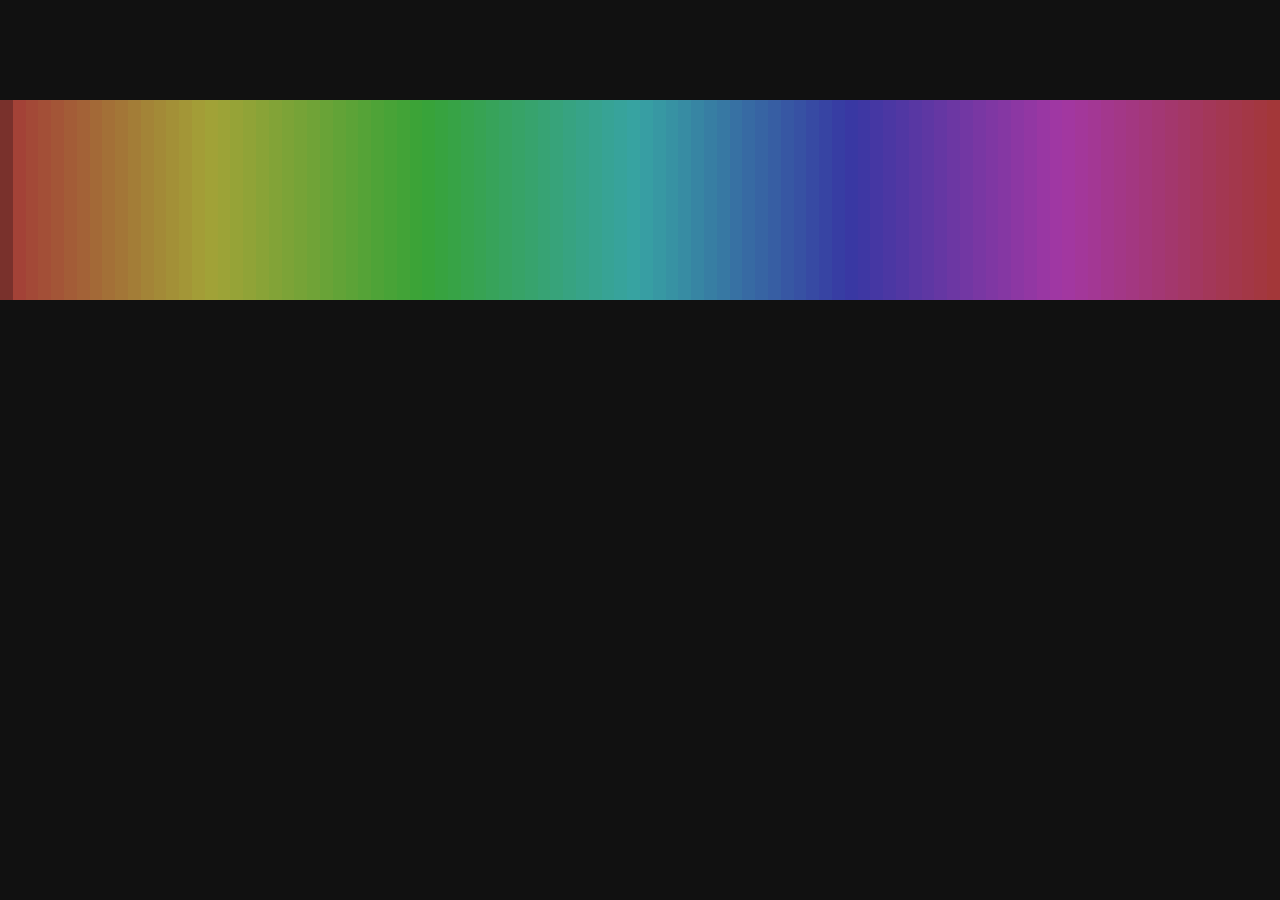
<file: SASS pack/2D waves/index.html>
<!DOCTYPE html>
<html lang="en">
<head>
    <meta charset="UTF-8">
    <meta http-equiv="X-UA-Compatible" content="IE=edge">
    <meta name="viewport" content="width=device-width, initial-scale=1.0">
    <title>grid cubes</title>
    <link rel="stylesheet" href="css/style.css">
</head>
<body>
    <section class="scene">
        <div class="box"></div>
        <div class="box"></div>
        <div class="box"></div>
        <div class="box"></div>
        <div class="box"></div>
        <div class="box"></div>
        <div class="box"></div>
        <div class="box"></div>
        <div class="box"></div>
        <div class="box"></div>
        <div class="box"></div>
        <div class="box"></div>
        <div class="box"></div>
        <div class="box"></div>
        <div class="box"></div>
        <div class="box"></div>
        <div class="box"></div>
        <div class="box"></div>
        <div class="box"></div>
        <div class="box"></div>
        <div class="box"></div>
        <div class="box"></div>
        <div class="box"></div>
        <div class="box"></div>
        <div class="box"></div>
        <div class="box"></div>
        <div class="box"></div>
        <div class="box"></div>
        <div class="box"></div>
        <div class="box"></div>
        <div class="box"></div>
        <div class="box"></div>
        <div class="box"></div>
        <div class="box"></div>
        <div class="box"></div>
        <div class="box"></div>
        <div class="box"></div>
        <div class="box"></div>
        <div class="box"></div>
        <div class="box"></div>
        <div class="box"></div>
        <div class="box"></div>
        <div class="box"></div>
        <div class="box"></div>
        <div class="box"></div>
        <div class="box"></div>
        <div class="box"></div>
        <div class="box"></div>
        <div class="box"></div>
        <div class="box"></div>
        <div class="box"></div>
        <div class="box"></div>
        <div class="box"></div>
        <div class="box"></div>
        <div class="box"></div>
        <div class="box"></div>
        <div class="box"></div>
        <div class="box"></div>
        <div class="box"></div>
        <div class="box"></div>
        <div class="box"></div>
        <div class="box"></div>
        <div class="box"></div>
        <div class="box"></div>
        <div class="box"></div>
        <div class="box"></div>
        <div class="box"></div>
        <div class="box"></div>
        <div class="box"></div>
        <div class="box"></div>
        <div class="box"></div>
        <div class="box"></div>
        <div class="box"></div>
        <div class="box"></div>
        <div class="box"></div>
        <div class="box"></div>
        <div class="box"></div>
        <div class="box"></div>
        <div class="box"></div>
        <div class="box"></div>
        <div class="box"></div>
        <div class="box"></div>
        <div class="box"></div>
        <div class="box"></div>
        <div class="box"></div>
        <div class="box"></div>
        <div class="box"></div>
        <div class="box"></div>
        <div class="box"></div>
        <div class="box"></div>
        <div class="box"></div>
        <div class="box"></div>
        <div class="box"></div>
        <div class="box"></div>
        <div class="box"></div>
        <div class="box"></div>
        <div class="box"></div>
        <div class="box"></div>
        <div class="box"></div>
        <div class="box"></div>
    </section>
</body>
</html>
</file>
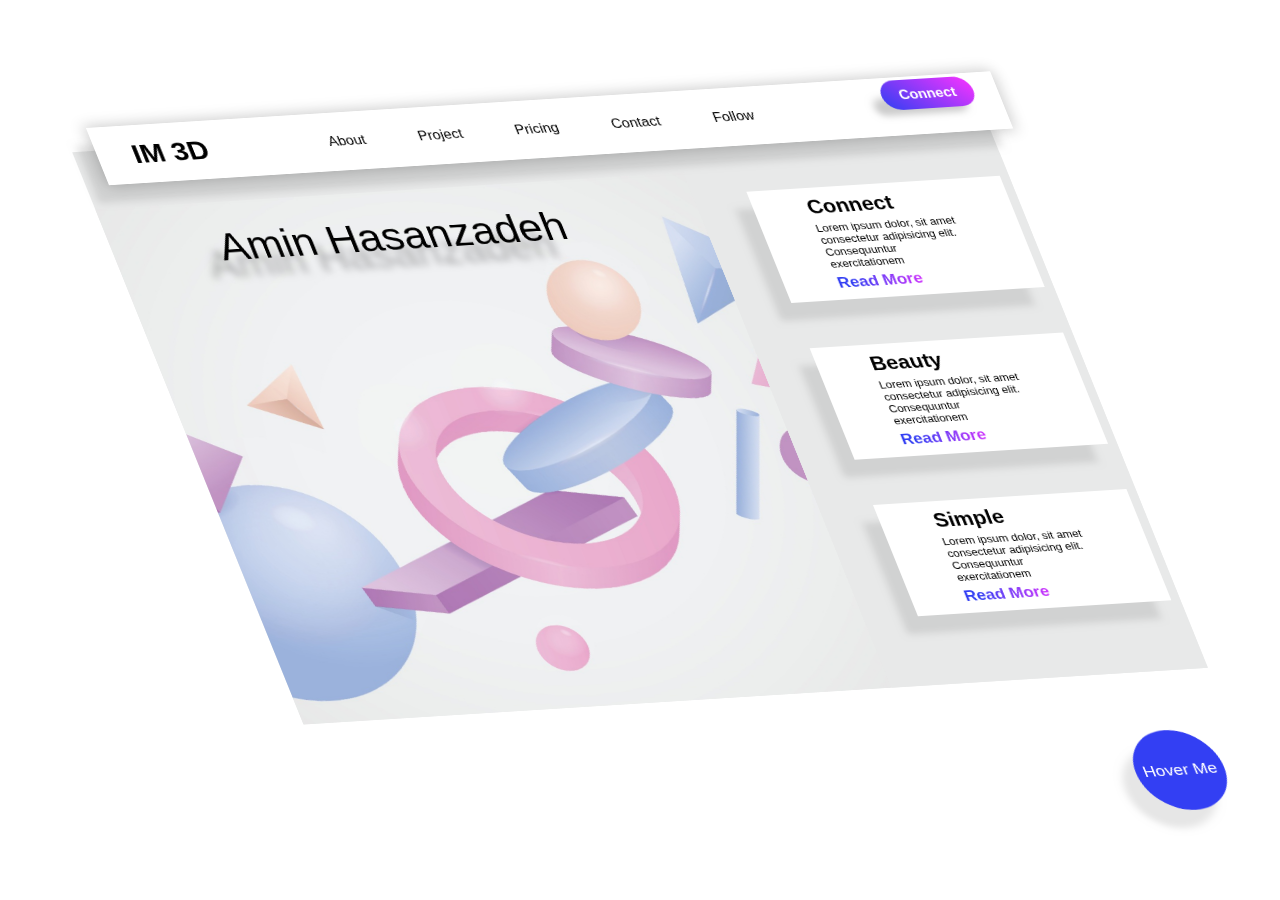
<file: SASS pack/3D Header/index.html>
<!DOCTYPE html>
<html lang="en">
<head>
    <meta charset="UTF-8">
    <meta http-equiv="X-UA-Compatible" content="IE=edge">
    <meta name="viewport" content="width=device-width, initial-scale=1.0">
    <title>3D Header</title>
    <link rel="stylesheet" href="css/style.css">
</head>
<body>
    <div class="hover">Hover Me</div>
    <main>
        <header>
            <h1>IM 3D</h1>
            <ul>
                <li><a href="#">About</a></li>
                <li><a href="#">Project</a></li>
                <li><a href="#">Pricing</a></li>
                <li><a href="#">Contact</a></li>
                <li><a href="#">Follow</a></li>
            </ul>
            <h3><a href="#">Connect</a></h3>
        </header>
        <section>
            <figure>
                <img src="img/back.jpg" alt="3d background">
                <figcaption>Amin Hasanzadeh</figcaption>
            </figure>
            <section>
                <article>
                    <h2>Connect</h2>
                    <p>Lorem ipsum dolor, sit amet consectetur adipisicing elit. Consequuntur exercitationem</p>
                    <h3><a href="#"></a>Read More</h3>
                </article>
                <article>
                    <h2>Beauty</h2>
                    <p>Lorem ipsum dolor, sit amet consectetur adipisicing elit. Consequuntur exercitationem</p>
                    <h3><a href="#"></a>Read More</h3>
                </article>
                <article>
                    <h2>Simple</h2>
                    <p>Lorem ipsum dolor, sit amet consectetur adipisicing elit. Consequuntur exercitationem</p>
                    <h3><a href="#"></a>Read More</h3>
                </article>
            </section>
        </section>
    </main>
</body>
</html>
</file>
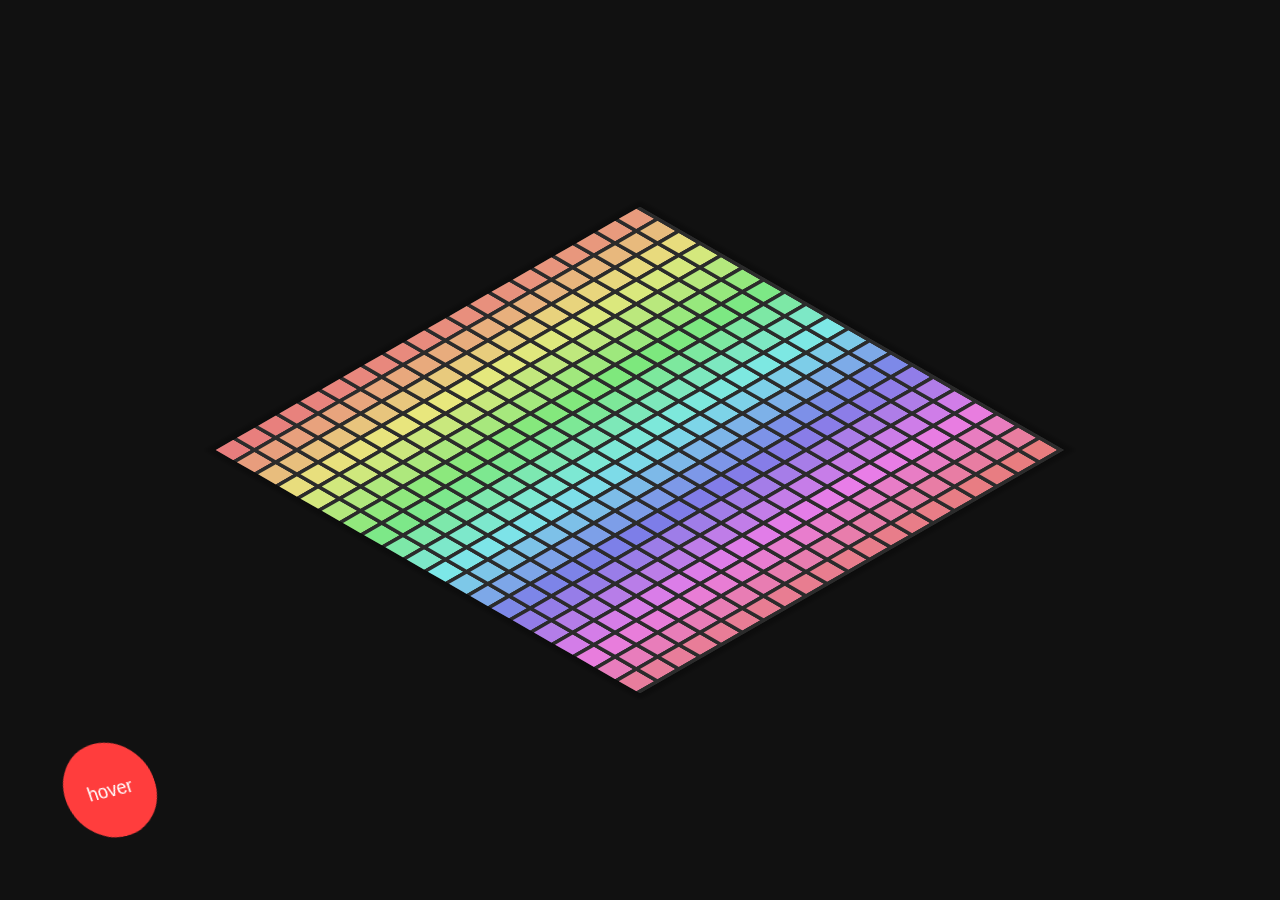
<file: SASS pack/3D Wave/index.html>
<!DOCTYPE html>
<html lang="en">
<head>
    <meta charset="UTF-8">
    <meta http-equiv="X-UA-Compatible" content="IE=edge">
    <meta name="viewport" content="width=device-width, initial-scale=1.0">
    <title>3D waves</title>
    <link rel="stylesheet" href="css/style.css">
</head>
<body>
    <section class="scene">
        <input type="submit" value="hover">
        <section class="box">
            <div class="block"></div>
            <div class="block"></div>
            <div class="block"></div>
            <div class="block"></div>
            <div class="block"></div>
            <div class="block"></div>
            <div class="block"></div>
            <div class="block"></div>
            <div class="block"></div>
            <div class="block"></div>
            <div class="block"></div>
            <div class="block"></div>
            <div class="block"></div>
            <div class="block"></div>
            <div class="block"></div>
            <div class="block"></div>
            <div class="block"></div>
            <div class="block"></div>
            <div class="block"></div>
            <div class="block"></div>
            <div class="block"></div>
            <div class="block"></div>
            <div class="block"></div>
            <div class="block"></div>
            <div class="block"></div>
            <div class="block"></div>
            <div class="block"></div>
            <div class="block"></div>
            <div class="block"></div>
            <div class="block"></div>
            <div class="block"></div>
            <div class="block"></div>
            <div class="block"></div>
            <div class="block"></div>
            <div class="block"></div>
            <div class="block"></div>
            <div class="block"></div>
            <div class="block"></div>
            <div class="block"></div>
            <div class="block"></div>
            <div class="block"></div>
            <div class="block"></div>
            <div class="block"></div>
            <div class="block"></div>
            <div class="block"></div>
            <div class="block"></div>
            <div class="block"></div>
            <div class="block"></div>
            <div class="block"></div>
            <div class="block"></div>
            <div class="block"></div>
            <div class="block"></div>
            <div class="block"></div>
            <div class="block"></div>
            <div class="block"></div>
            <div class="block"></div>
            <div class="block"></div>
            <div class="block"></div>
            <div class="block"></div>
            <div class="block"></div>
            <div class="block"></div>
            <div class="block"></div>
            <div class="block"></div>
            <div class="block"></div>
            <div class="block"></div>
            <div class="block"></div>
            <div class="block"></div>
            <div class="block"></div>
            <div class="block"></div>
            <div class="block"></div>
            <div class="block"></div>
            <div class="block"></div>
            <div class="block"></div>
            <div class="block"></div>
            <div class="block"></div>
            <div class="block"></div>
            <div class="block"></div>
            <div class="block"></div>
            <div class="block"></div>
            <div class="block"></div>
            <div class="block"></div>
            <div class="block"></div>
            <div class="block"></div>
            <div class="block"></div>
            <div class="block"></div>
            <div class="block"></div>
            <div class="block"></div>
            <div class="block"></div>
            <div class="block"></div>
            <div class="block"></div>
            <div class="block"></div>
            <div class="block"></div>
            <div class="block"></div>
            <div class="block"></div>
            <div class="block"></div>
            <div class="block"></div>
            <div class="block"></div>
            <div class="block"></div>
            <div class="block"></div>
            <div class="block"></div>
            <div class="block"></div>
            <div class="block"></div>
            <div class="block"></div>
            <div class="block"></div>
            <div class="block"></div>
            <div class="block"></div>
            <div class="block"></div>
            <div class="block"></div>
            <div class="block"></div>
            <div class="block"></div>
            <div class="block"></div>
            <div class="block"></div>
            <div class="block"></div>
            <div class="block"></div>
            <div class="block"></div>
            <div class="block"></div>
            <div class="block"></div>
            <div class="block"></div>
            <div class="block"></div>
            <div class="block"></div>
            <div class="block"></div>
            <div class="block"></div>
            <div class="block"></div>
            <div class="block"></div>
            <div class="block"></div>
            <div class="block"></div>
            <div class="block"></div>
            <div class="block"></div>
            <div class="block"></div>
            <div class="block"></div>
            <div class="block"></div>
            <div class="block"></div>
            <div class="block"></div>
            <div class="block"></div>
            <div class="block"></div>
            <div class="block"></div>
            <div class="block"></div>
            <div class="block"></div>
            <div class="block"></div>
            <div class="block"></div>
            <div class="block"></div>
            <div class="block"></div>
            <div class="block"></div>
            <div class="block"></div>
            <div class="block"></div>
            <div class="block"></div>
            <div class="block"></div>
            <div class="block"></div>
            <div class="block"></div>
            <div class="block"></div>
            <div class="block"></div>
            <div class="block"></div>
            <div class="block"></div>
            <div class="block"></div>
            <div class="block"></div>
            <div class="block"></div>
            <div class="block"></div>
            <div class="block"></div>
            <div class="block"></div>
            <div class="block"></div>
            <div class="block"></div>
            <div class="block"></div>
            <div class="block"></div>
            <div class="block"></div>
            <div class="block"></div>
            <div class="block"></div>
            <div class="block"></div>
            <div class="block"></div>
            <div class="block"></div>
            <div class="block"></div>
            <div class="block"></div>
            <div class="block"></div>
            <div class="block"></div>
            <div class="block"></div>
            <div class="block"></div>
            <div class="block"></div>
            <div class="block"></div>
            <div class="block"></div>
            <div class="block"></div>
            <div class="block"></div>
            <div class="block"></div>
            <div class="block"></div>
            <div class="block"></div>
            <div class="block"></div>
            <div class="block"></div>
            <div class="block"></div>
            <div class="block"></div>
            <div class="block"></div>
            <div class="block"></div>
            <div class="block"></div>
            <div class="block"></div>
            <div class="block"></div>
            <div class="block"></div>
            <div class="block"></div>
            <div class="block"></div>
            <div class="block"></div>
            <div class="block"></div>
            <div class="block"></div>
            <div class="block"></div>
            <div class="block"></div>
            <div class="block"></div>
            <div class="block"></div>
            <div class="block"></div>
            <div class="block"></div>
            <div class="block"></div>
            <div class="block"></div>
            <div class="block"></div>
            <div class="block"></div>
            <div class="block"></div>
            <div class="block"></div>
            <div class="block"></div>
            <div class="block"></div>
            <div class="block"></div>
            <div class="block"></div>
            <div class="block"></div>
            <div class="block"></div>
            <div class="block"></div>
            <div class="block"></div>
            <div class="block"></div>
            <div class="block"></div>
            <div class="block"></div>
            <div class="block"></div>
            <div class="block"></div>
            <div class="block"></div>
            <div class="block"></div>
            <div class="block"></div>
            <div class="block"></div>
            <div class="block"></div>
            <div class="block"></div>
            <div class="block"></div>
            <div class="block"></div>
            <div class="block"></div>
            <div class="block"></div>
            <div class="block"></div>
            <div class="block"></div>
            <div class="block"></div>
            <div class="block"></div>
            <div class="block"></div>
            <div class="block"></div>
            <div class="block"></div>
            <div class="block"></div>
            <div class="block"></div>
            <div class="block"></div>
            <div class="block"></div>
            <div class="block"></div>
            <div class="block"></div>
            <div class="block"></div>
            <div class="block"></div>
            <div class="block"></div>
            <div class="block"></div>
            <div class="block"></div>
            <div class="block"></div>
            <div class="block"></div>
            <div class="block"></div>
            <div class="block"></div>
            <div class="block"></div>
            <div class="block"></div>
            <div class="block"></div>
            <div class="block"></div>
            <div class="block"></div>
            <div class="block"></div>
            <div class="block"></div>
            <div class="block"></div>
            <div class="block"></div>
            <div class="block"></div>
            <div class="block"></div>
            <div class="block"></div>
            <div class="block"></div>
            <div class="block"></div>
            <div class="block"></div>
            <div class="block"></div>
            <div class="block"></div>
            <div class="block"></div>
            <div class="block"></div>
            <div class="block"></div>
            <div class="block"></div>
            <div class="block"></div>
            <div class="block"></div>
            <div class="block"></div>
            <div class="block"></div>
            <div class="block"></div>
            <div class="block"></div>
            <div class="block"></div>
            <div class="block"></div>
            <div class="block"></div>
            <div class="block"></div>
            <div class="block"></div>
            <div class="block"></div>
            <div class="block"></div>
            <div class="block"></div>
            <div class="block"></div>
            <div class="block"></div>
            <div class="block"></div>
            <div class="block"></div>
            <div class="block"></div>
            <div class="block"></div>
            <div class="block"></div>
            <div class="block"></div>
            <div class="block"></div>
            <div class="block"></div>
            <div class="block"></div>
            <div class="block"></div>
            <div class="block"></div>
            <div class="block"></div>
            <div class="block"></div>
            <div class="block"></div>
            <div class="block"></div>
            <div class="block"></div>
            <div class="block"></div>
            <div class="block"></div>
            <div class="block"></div>
            <div class="block"></div>
            <div class="block"></div>
            <div class="block"></div>
            <div class="block"></div>
            <div class="block"></div>
            <div class="block"></div>
            <div class="block"></div>
            <div class="block"></div>
            <div class="block"></div>
            <div class="block"></div>
            <div class="block"></div>
            <div class="block"></div>
            <div class="block"></div>
            <div class="block"></div>
            <div class="block"></div>
            <div class="block"></div>
            <div class="block"></div>
            <div class="block"></div>
            <div class="block"></div>
            <div class="block"></div>
            <div class="block"></div>
            <div class="block"></div>
            <div class="block"></div>
            <div class="block"></div>
            <div class="block"></div>
            <div class="block"></div>
            <div class="block"></div>
            <div class="block"></div>
            <div class="block"></div>
            <div class="block"></div>
            <div class="block"></div>
            <div class="block"></div>
            <div class="block"></div>
            <div class="block"></div>
            <div class="block"></div>
            <div class="block"></div>
            <div class="block"></div>
            <div class="block"></div>
            <div class="block"></div>
            <div class="block"></div>
            <div class="block"></div>
            <div class="block"></div>
            <div class="block"></div>
            <div class="block"></div>
            <div class="block"></div>
            <div class="block"></div>
            <div class="block"></div>
            <div class="block"></div>
            <div class="block"></div>
            <div class="block"></div>
            <div class="block"></div>
            <div class="block"></div>
            <div class="block"></div>
            <div class="block"></div>
            <div class="block"></div>
            <div class="block"></div>
            <div class="block"></div>
            <div class="block"></div>
            <div class="block"></div>
            <div class="block"></div>
            <div class="block"></div>
            <div class="block"></div>
            <div class="block"></div>
            <div class="block"></div>
            <div class="block"></div>
            <div class="block"></div>
            <div class="block"></div>
            <div class="block"></div>
            <div class="block"></div>
            <div class="block"></div>
            <div class="block"></div>
            <div class="block"></div>
            <div class="block"></div>
            <div class="block"></div>
            <div class="block"></div>
            <div class="block"></div>
            <div class="block"></div>
            <div class="block"></div>
            <div class="block"></div>
            <div class="block"></div>
            <div class="block"></div>
            <div class="block"></div>
            <div class="block"></div>
            <div class="block"></div>
            <div class="block"></div>
            <div class="block"></div>
            <div class="block"></div>
            <div class="block"></div>
            <div class="block"></div>
        </section>
    </section>
</body>
</html>
</file>
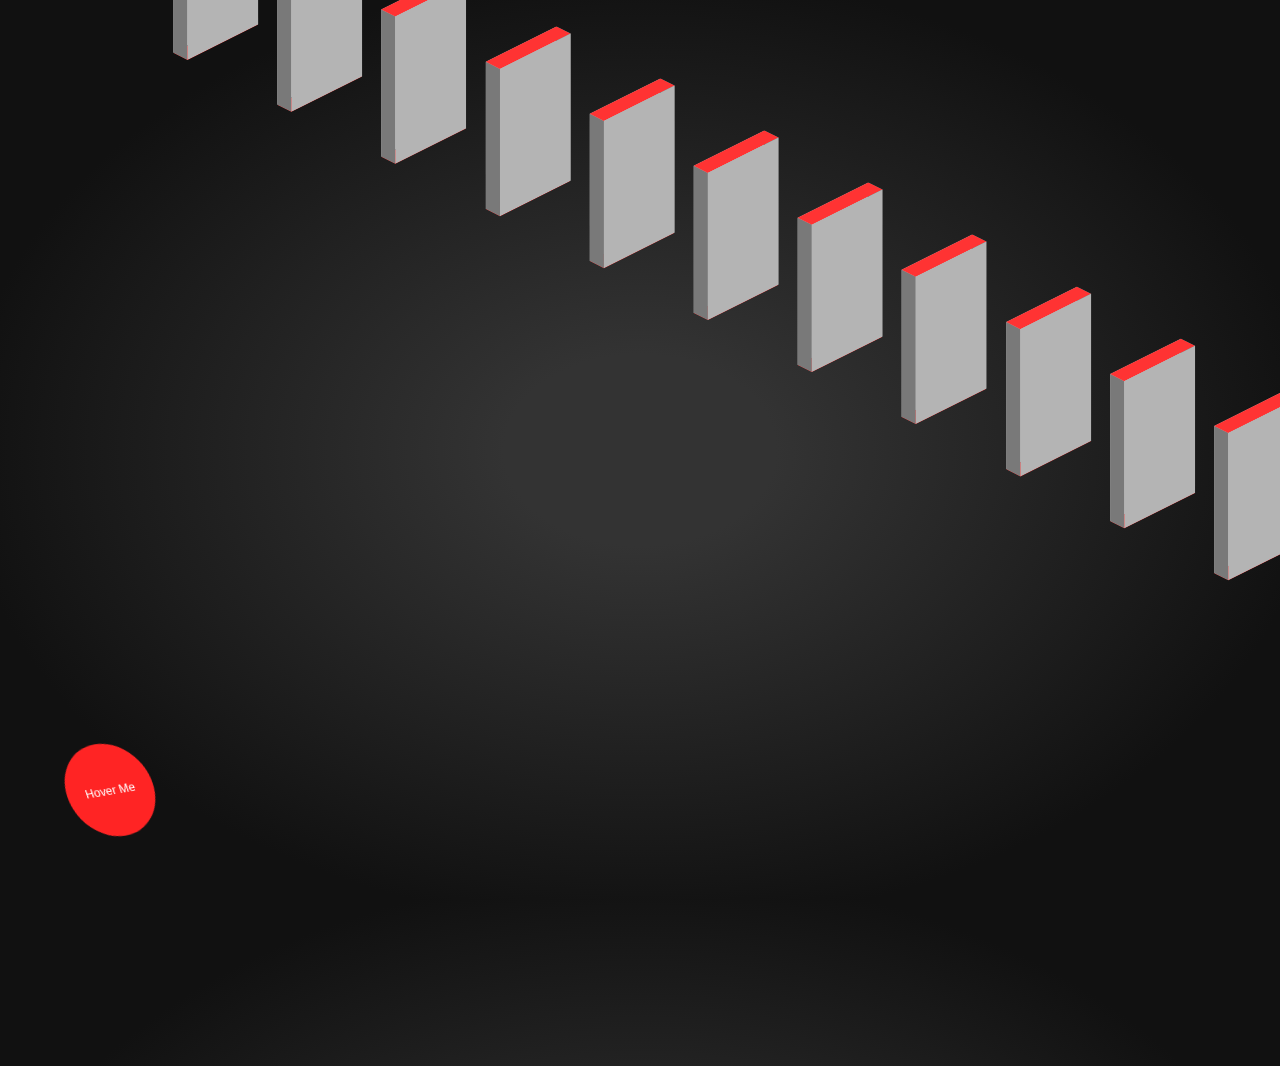
<file: SASS pack/Dominos/index.html>
<!DOCTYPE html>
<html lang="en">
<head>
    <meta charset="UTF-8">
    <meta http-equiv="X-UA-Compatible" content="IE=edge">
    <meta name="viewport" content="width=device-width, initial-scale=1.0">
    <title>Dominos</title>
    <link rel="stylesheet" href="css/style.css">
</head>
<body>
    <input type="button" value="Hover Me">
    <section class="scene">
        <div class="domin">
            <div class="face front"></div>
            <div class="face behind"></div>
            <div class="face top"></div>
            <div class="face bottom"></div>
            <div class="face left"></div>
            <div class="face right"></div>
        </div>
        <div class="domin">
            <div class="face front"></div>
            <div class="face behind"></div>
            <div class="face top"></div>
            <div class="face bottom"></div>
            <div class="face left"></div>
            <div class="face right"></div>
        </div>
        <div class="domin">
            <div class="face front"></div>
            <div class="face behind"></div>
            <div class="face top"></div>
            <div class="face bottom"></div>
            <div class="face left"></div>
            <div class="face right"></div>
        </div>
        <div class="domin">
            <div class="face front"></div>
            <div class="face behind"></div>
            <div class="face top"></div>
            <div class="face bottom"></div>
            <div class="face left"></div>
            <div class="face right"></div>
        </div>
        <div class="domin">
            <div class="face front"></div>
            <div class="face behind"></div>
            <div class="face top"></div>
            <div class="face bottom"></div>
            <div class="face left"></div>
            <div class="face right"></div>
        </div>
        <div class="domin">
            <div class="face front"></div>
            <div class="face behind"></div>
            <div class="face top"></div>
            <div class="face bottom"></div>
            <div class="face left"></div>
            <div class="face right"></div>
        </div>
        <div class="domin">
            <div class="face front"></div>
            <div class="face behind"></div>
            <div class="face top"></div>
            <div class="face bottom"></div>
            <div class="face left"></div>
            <div class="face right"></div>
        </div>
        <div class="domin">
            <div class="face front"></div>
            <div class="face behind"></div>
            <div class="face top"></div>
            <div class="face bottom"></div>
            <div class="face left"></div>
            <div class="face right"></div>
        </div>
        <div class="domin">
            <div class="face front"></div>
            <div class="face behind"></div>
            <div class="face top"></div>
            <div class="face bottom"></div>
            <div class="face left"></div>
            <div class="face right"></div>
        </div>
        <div class="domin">
            <div class="face front"></div>
            <div class="face behind"></div>
            <div class="face top"></div>
            <div class="face bottom"></div>
            <div class="face left"></div>
            <div class="face right"></div>
        </div>
        <div class="domin">
            <div class="face front"></div>
            <div class="face behind"></div>
            <div class="face top"></div>
            <div class="face bottom"></div>
            <div class="face left"></div>
            <div class="face right"></div>
        </div>
        <div class="domin">
            <div class="face front"></div>
            <div class="face behind"></div>
            <div class="face top"></div>
            <div class="face bottom"></div>
            <div class="face left"></div>
            <div class="face right"></div>
        </div>
        <div class="domin">
            <div class="face front"></div>
            <div class="face behind"></div>
            <div class="face top"></div>
            <div class="face bottom"></div>
            <div class="face left"></div>
            <div class="face right"></div>
        </div>
    </section>

</body>
</html>
</file>
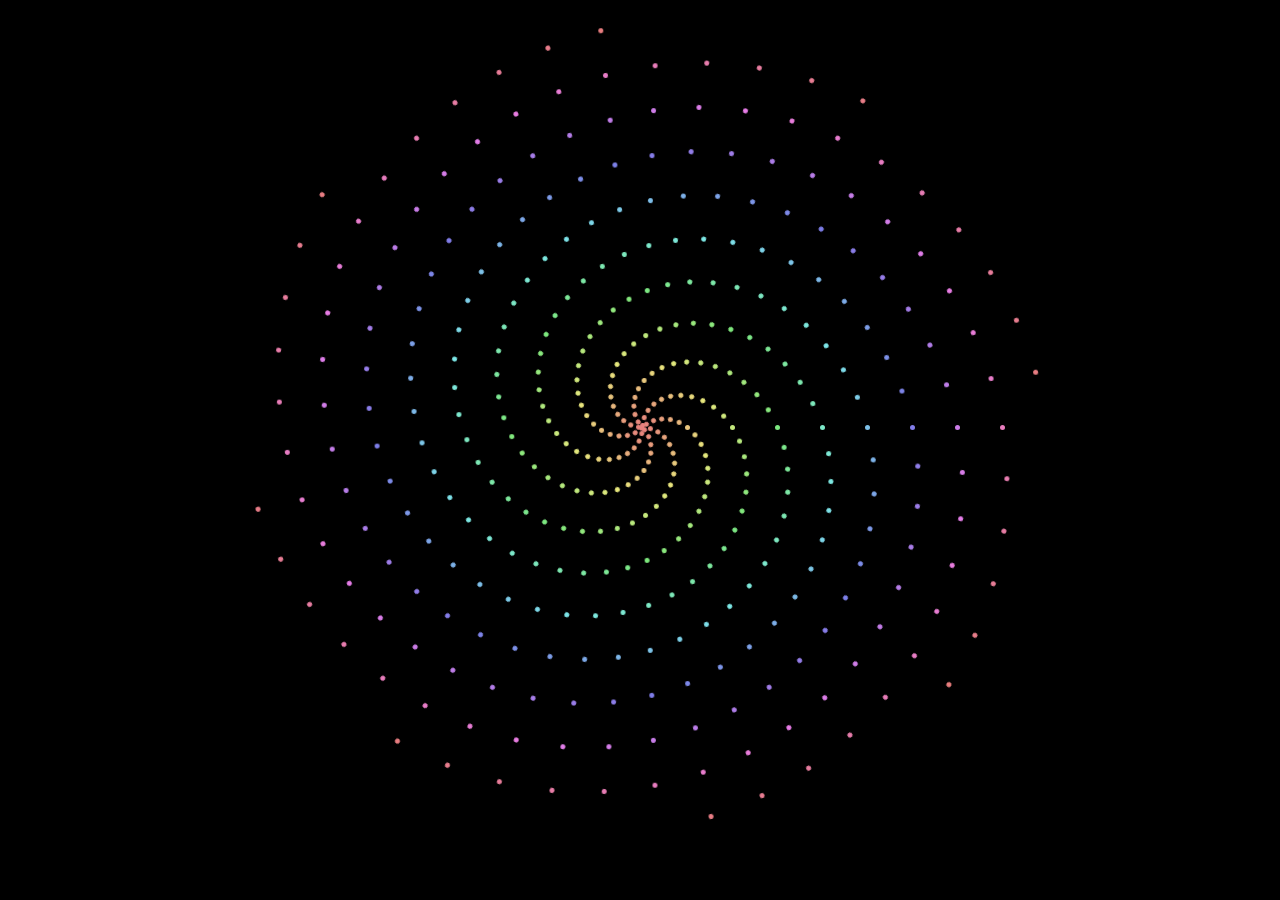
<file: SASS pack/Fibonacci Challenge/index.html>
<!DOCTYPE html>
<html lang="en">
<head>
    <meta charset="UTF-8">
    <meta http-equiv="X-UA-Compatible" content="IE=edge">
    <meta name="viewport" content="width=device-width, initial-scale=1.0">
    <title>Fibonacci Challenge</title>
    <link rel="stylesheet" href="css/style.css">
</head>
<body>
   <section class="scene">
        <div class="dot">
            <div class="inner"></div>
        </div>
        <div class="dot">
            <div class="inner"></div>
        </div>
        <div class="dot">
            <div class="inner"></div>
        </div>
        <div class="dot">
            <div class="inner"></div>
        </div>
        <div class="dot">
            <div class="inner"></div>
        </div>
        <div class="dot">
            <div class="inner"></div>
        </div>
        <div class="dot">
            <div class="inner"></div>
        </div>
        <div class="dot">
            <div class="inner"></div>
        </div>
        <div class="dot">
            <div class="inner"></div>
        </div>
        <div class="dot">
            <div class="inner"></div>
        </div>
        <div class="dot">
            <div class="inner"></div>
        </div>
        <div class="dot">
            <div class="inner"></div>
        </div>
        <div class="dot">
            <div class="inner"></div>
        </div>
        <div class="dot">
            <div class="inner"></div>
        </div>
        <div class="dot">
            <div class="inner"></div>
        </div>
        <div class="dot">
            <div class="inner"></div>
        </div>
        <div class="dot">
            <div class="inner"></div>
        </div>
        <div class="dot">
            <div class="inner"></div>
        </div>
        <div class="dot">
            <div class="inner"></div>
        </div>
        <div class="dot">
            <div class="inner"></div>
        </div>
        <div class="dot">
            <div class="inner"></div>
        </div>
        <div class="dot">
            <div class="inner"></div>
        </div>
        <div class="dot">
            <div class="inner"></div>
        </div>
        <div class="dot">
            <div class="inner"></div>
        </div>
        <div class="dot">
            <div class="inner"></div>
        </div>
        <div class="dot">
            <div class="inner"></div>
        </div>
        <div class="dot">
            <div class="inner"></div>
        </div>
        <div class="dot">
            <div class="inner"></div>
        </div>
        <div class="dot">
            <div class="inner"></div>
        </div>
        <div class="dot">
            <div class="inner"></div>
        </div>
        <div class="dot">
            <div class="inner"></div>
        </div>
        <div class="dot">
            <div class="inner"></div>
        </div>
        <div class="dot">
            <div class="inner"></div>
        </div>
        <div class="dot">
            <div class="inner"></div>
        </div>
        <div class="dot">
            <div class="inner"></div>
        </div>
        <div class="dot">
            <div class="inner"></div>
        </div>
        <div class="dot">
            <div class="inner"></div>
        </div>
        <div class="dot">
            <div class="inner"></div>
        </div>
        <div class="dot">
            <div class="inner"></div>
        </div>
        <div class="dot">
            <div class="inner"></div>
        </div>
        <div class="dot">
            <div class="inner"></div>
        </div>
        <div class="dot">
            <div class="inner"></div>
        </div>
        <div class="dot">
            <div class="inner"></div>
        </div>
        <div class="dot">
            <div class="inner"></div>
        </div>
        <div class="dot">
            <div class="inner"></div>
        </div>
        <div class="dot">
            <div class="inner"></div>
        </div>
        <div class="dot">
            <div class="inner"></div>
        </div>
        <div class="dot">
            <div class="inner"></div>
        </div>
        <div class="dot">
            <div class="inner"></div>
        </div>
        <div class="dot">
            <div class="inner"></div>
        </div>
        <div class="dot">
            <div class="inner"></div>
        </div>
        <div class="dot">
            <div class="inner"></div>
        </div>
        <div class="dot">
            <div class="inner"></div>
        </div>
        <div class="dot">
            <div class="inner"></div>
        </div>
        <div class="dot">
            <div class="inner"></div>
        </div>
        <div class="dot">
            <div class="inner"></div>
        </div>
        <div class="dot">
            <div class="inner"></div>
        </div>
        <div class="dot">
            <div class="inner"></div>
        </div>
        <div class="dot">
            <div class="inner"></div>
        </div>
        <div class="dot">
            <div class="inner"></div>
        </div>
        <div class="dot">
            <div class="inner"></div>
        </div>
        <div class="dot">
            <div class="inner"></div>
        </div>
        <div class="dot">
            <div class="inner"></div>
        </div>
        <div class="dot">
            <div class="inner"></div>
        </div>
        <div class="dot">
            <div class="inner"></div>
        </div>
        <div class="dot">
            <div class="inner"></div>
        </div>
        <div class="dot">
            <div class="inner"></div>
        </div>
        <div class="dot">
            <div class="inner"></div>
        </div>
        <div class="dot">
            <div class="inner"></div>
        </div>
        <div class="dot">
            <div class="inner"></div>
        </div>
        <div class="dot">
            <div class="inner"></div>
        </div>
        <div class="dot">
            <div class="inner"></div>
        </div>
        <div class="dot">
            <div class="inner"></div>
        </div>
        <div class="dot">
            <div class="inner"></div>
        </div>
        <div class="dot">
            <div class="inner"></div>
        </div>
        <div class="dot">
            <div class="inner"></div>
        </div>
        <div class="dot">
            <div class="inner"></div>
        </div>
        <div class="dot">
            <div class="inner"></div>
        </div>
        <div class="dot">
            <div class="inner"></div>
        </div>
        <div class="dot">
            <div class="inner"></div>
        </div>
        <div class="dot">
            <div class="inner"></div>
        </div>
        <div class="dot">
            <div class="inner"></div>
        </div>
        <div class="dot">
            <div class="inner"></div>
        </div>
        <div class="dot">
            <div class="inner"></div>
        </div>
        <div class="dot">
            <div class="inner"></div>
        </div>
        <div class="dot">
            <div class="inner"></div>
        </div>
        <div class="dot">
            <div class="inner"></div>
        </div>
        <div class="dot">
            <div class="inner"></div>
        </div>
        <div class="dot">
            <div class="inner"></div>
        </div>
        <div class="dot">
            <div class="inner"></div>
        </div>
        <div class="dot">
            <div class="inner"></div>
        </div>
        <div class="dot">
            <div class="inner"></div>
        </div>
        <div class="dot">
            <div class="inner"></div>
        </div>
        <div class="dot">
            <div class="inner"></div>
        </div>
        <div class="dot">
            <div class="inner"></div>
        </div>
        <div class="dot">
            <div class="inner"></div>
        </div>
        <div class="dot">
            <div class="inner"></div>
        </div>
        <div class="dot">
            <div class="inner"></div>
        </div>
        <div class="dot">
            <div class="inner"></div>
        </div>
        <div class="dot">
            <div class="inner"></div>
        </div>
        <div class="dot">
            <div class="inner"></div>
        </div>
        <div class="dot">
            <div class="inner"></div>
        </div>
        <div class="dot">
            <div class="inner"></div>
        </div>
        <div class="dot">
            <div class="inner"></div>
        </div>
        <div class="dot">
            <div class="inner"></div>
        </div>
        <div class="dot">
            <div class="inner"></div>
        </div>
        <div class="dot">
            <div class="inner"></div>
        </div>
        <div class="dot">
            <div class="inner"></div>
        </div>
        <div class="dot">
            <div class="inner"></div>
        </div>
        <div class="dot">
            <div class="inner"></div>
        </div>
        <div class="dot">
            <div class="inner"></div>
        </div>
        <div class="dot">
            <div class="inner"></div>
        </div>
        <div class="dot">
            <div class="inner"></div>
        </div>
        <div class="dot">
            <div class="inner"></div>
        </div>
        <div class="dot">
            <div class="inner"></div>
        </div>
        <div class="dot">
            <div class="inner"></div>
        </div>
        <div class="dot">
            <div class="inner"></div>
        </div>
        <div class="dot">
            <div class="inner"></div>
        </div>
        <div class="dot">
            <div class="inner"></div>
        </div>
        <div class="dot">
            <div class="inner"></div>
        </div>
        <div class="dot">
            <div class="inner"></div>
        </div>
        <div class="dot">
            <div class="inner"></div>
        </div>
        <div class="dot">
            <div class="inner"></div>
        </div>
        <div class="dot">
            <div class="inner"></div>
        </div>
        <div class="dot">
            <div class="inner"></div>
        </div>
        <div class="dot">
            <div class="inner"></div>
        </div>
        <div class="dot">
            <div class="inner"></div>
        </div>
        <div class="dot">
            <div class="inner"></div>
        </div>
        <div class="dot">
            <div class="inner"></div>
        </div>
        <div class="dot">
            <div class="inner"></div>
        </div>
        <div class="dot">
            <div class="inner"></div>
        </div>
        <div class="dot">
            <div class="inner"></div>
        </div>
        <div class="dot">
            <div class="inner"></div>
        </div>
        <div class="dot">
            <div class="inner"></div>
        </div>
        <div class="dot">
            <div class="inner"></div>
        </div>
        <div class="dot">
            <div class="inner"></div>
        </div>
        <div class="dot">
            <div class="inner"></div>
        </div>
        <div class="dot">
            <div class="inner"></div>
        </div>
        <div class="dot">
            <div class="inner"></div>
        </div>
        <div class="dot">
            <div class="inner"></div>
        </div>
        <div class="dot">
            <div class="inner"></div>
        </div>
        <div class="dot">
            <div class="inner"></div>
        </div>
        <div class="dot">
            <div class="inner"></div>
        </div>
        <div class="dot">
            <div class="inner"></div>
        </div>
        <div class="dot">
            <div class="inner"></div>
        </div>
        <div class="dot">
            <div class="inner"></div>
        </div>
        <div class="dot">
            <div class="inner"></div>
        </div>
        <div class="dot">
            <div class="inner"></div>
        </div>
        <div class="dot">
            <div class="inner"></div>
        </div>
        <div class="dot">
            <div class="inner"></div>
        </div>
        <div class="dot">
            <div class="inner"></div>
        </div>
        <div class="dot">
            <div class="inner"></div>
        </div>
        <div class="dot">
            <div class="inner"></div>
        </div>
        <div class="dot">
            <div class="inner"></div>
        </div>
        <div class="dot">
            <div class="inner"></div>
        </div>
        <div class="dot">
            <div class="inner"></div>
        </div>
        <div class="dot">
            <div class="inner"></div>
        </div>
        <div class="dot">
            <div class="inner"></div>
        </div>
        <div class="dot">
            <div class="inner"></div>
        </div>
        <div class="dot">
            <div class="inner"></div>
        </div>
        <div class="dot">
            <div class="inner"></div>
        </div>
        <div class="dot">
            <div class="inner"></div>
        </div>
        <div class="dot">
            <div class="inner"></div>
        </div>
        <div class="dot">
            <div class="inner"></div>
        </div>
        <div class="dot">
            <div class="inner"></div>
        </div>
        <div class="dot">
            <div class="inner"></div>
        </div>
        <div class="dot">
            <div class="inner"></div>
        </div>
        <div class="dot">
            <div class="inner"></div>
        </div>
        <div class="dot">
            <div class="inner"></div>
        </div>
        <div class="dot">
            <div class="inner"></div>
        </div>
        <div class="dot">
            <div class="inner"></div>
        </div>
        <div class="dot">
            <div class="inner"></div>
        </div>
        <div class="dot">
            <div class="inner"></div>
        </div>
        <div class="dot">
            <div class="inner"></div>
        </div>
        <div class="dot">
            <div class="inner"></div>
        </div>
        <div class="dot">
            <div class="inner"></div>
        </div>
        <div class="dot">
            <div class="inner"></div>
        </div>
        <div class="dot">
            <div class="inner"></div>
        </div>
        <div class="dot">
            <div class="inner"></div>
        </div>
        <div class="dot">
            <div class="inner"></div>
        </div>
        <div class="dot">
            <div class="inner"></div>
        </div>
        <div class="dot">
            <div class="inner"></div>
        </div>
        <div class="dot">
            <div class="inner"></div>
        </div>
        <div class="dot">
            <div class="inner"></div>
        </div>
        <div class="dot">
            <div class="inner"></div>
        </div>
        <div class="dot">
            <div class="inner"></div>
        </div>
        <div class="dot">
            <div class="inner"></div>
        </div>
        <div class="dot">
            <div class="inner"></div>
        </div>
        <div class="dot">
            <div class="inner"></div>
        </div>
        <div class="dot">
            <div class="inner"></div>
        </div>
        <div class="dot">
            <div class="inner"></div>
        </div>
        <div class="dot">
            <div class="inner"></div>
        </div>
        <div class="dot">
            <div class="inner"></div>
        </div>
        <div class="dot">
            <div class="inner"></div>
        </div>
        <div class="dot">
            <div class="inner"></div>
        </div>
        <div class="dot">
            <div class="inner"></div>
        </div>
        <div class="dot">
            <div class="inner"></div>
        </div>
        <div class="dot">
            <div class="inner"></div>
        </div>
        <div class="dot">
            <div class="inner"></div>
        </div>
        <div class="dot">
            <div class="inner"></div>
        </div>
        <div class="dot">
            <div class="inner"></div>
        </div>
        <div class="dot">
            <div class="inner"></div>
        </div>
        <div class="dot">
            <div class="inner"></div>
        </div>
        <div class="dot">
            <div class="inner"></div>
        </div>
        <div class="dot">
            <div class="inner"></div>
        </div>
        <div class="dot">
            <div class="inner"></div>
        </div>
        <div class="dot">
            <div class="inner"></div>
        </div>
        <div class="dot">
            <div class="inner"></div>
        </div>
        <div class="dot">
            <div class="inner"></div>
        </div>
        <div class="dot">
            <div class="inner"></div>
        </div>
        <div class="dot">
            <div class="inner"></div>
        </div>
        <div class="dot">
            <div class="inner"></div>
        </div>
        <div class="dot">
            <div class="inner"></div>
        </div>
        <div class="dot">
            <div class="inner"></div>
        </div>
        <div class="dot">
            <div class="inner"></div>
        </div>
        <div class="dot">
            <div class="inner"></div>
        </div>
        <div class="dot">
            <div class="inner"></div>
        </div>
        <div class="dot">
            <div class="inner"></div>
        </div>
        <div class="dot">
            <div class="inner"></div>
        </div>
        <div class="dot">
            <div class="inner"></div>
        </div>
        <div class="dot">
            <div class="inner"></div>
        </div>
        <div class="dot">
            <div class="inner"></div>
        </div>
        <div class="dot">
            <div class="inner"></div>
        </div>
        <div class="dot">
            <div class="inner"></div>
        </div>
        <div class="dot">
            <div class="inner"></div>
        </div>
        <div class="dot">
            <div class="inner"></div>
        </div>
        <div class="dot">
            <div class="inner"></div>
        </div>
        <div class="dot">
            <div class="inner"></div>
        </div>
        <div class="dot">
            <div class="inner"></div>
        </div>
        <div class="dot">
            <div class="inner"></div>
        </div>
        <div class="dot">
            <div class="inner"></div>
        </div>
        <div class="dot">
            <div class="inner"></div>
        </div>
        <div class="dot">
            <div class="inner"></div>
        </div>
        <div class="dot">
            <div class="inner"></div>
        </div>
        <div class="dot">
            <div class="inner"></div>
        </div>
        <div class="dot">
            <div class="inner"></div>
        </div>
        <div class="dot">
            <div class="inner"></div>
        </div>
        <div class="dot">
            <div class="inner"></div>
        </div>
        <div class="dot">
            <div class="inner"></div>
        </div>
        <div class="dot">
            <div class="inner"></div>
        </div>
        <div class="dot">
            <div class="inner"></div>
        </div>
        <div class="dot">
            <div class="inner"></div>
        </div>
        <div class="dot">
            <div class="inner"></div>
        </div>
        <div class="dot">
            <div class="inner"></div>
        </div>
        <div class="dot">
            <div class="inner"></div>
        </div>
        <div class="dot">
            <div class="inner"></div>
        </div>
        <div class="dot">
            <div class="inner"></div>
        </div>
        <div class="dot">
            <div class="inner"></div>
        </div>
        <div class="dot">
            <div class="inner"></div>
        </div>
        <div class="dot">
            <div class="inner"></div>
        </div>
        <div class="dot">
            <div class="inner"></div>
        </div>
        <div class="dot">
            <div class="inner"></div>
        </div>
        <div class="dot">
            <div class="inner"></div>
        </div>
        <div class="dot">
            <div class="inner"></div>
        </div>
        <div class="dot">
            <div class="inner"></div>
        </div>
        <div class="dot">
            <div class="inner"></div>
        </div>
        <div class="dot">
            <div class="inner"></div>
        </div>
        <div class="dot">
            <div class="inner"></div>
        </div>
        <div class="dot">
            <div class="inner"></div>
        </div>
        <div class="dot">
            <div class="inner"></div>
        </div>
        <div class="dot">
            <div class="inner"></div>
        </div>
        <div class="dot">
            <div class="inner"></div>
        </div>
        <div class="dot">
            <div class="inner"></div>
        </div>
        <div class="dot">
            <div class="inner"></div>
        </div>
        <div class="dot">
            <div class="inner"></div>
        </div>
        <div class="dot">
            <div class="inner"></div>
        </div>
        <div class="dot">
            <div class="inner"></div>
        </div>
        <div class="dot">
            <div class="inner"></div>
        </div>
        <div class="dot">
            <div class="inner"></div>
        </div>
        <div class="dot">
            <div class="inner"></div>
        </div>
        <div class="dot">
            <div class="inner"></div>
        </div>
        <div class="dot">
            <div class="inner"></div>
        </div>
        <div class="dot">
            <div class="inner"></div>
        </div>
        <div class="dot">
            <div class="inner"></div>
        </div>
        <div class="dot">
            <div class="inner"></div>
        </div>
        <div class="dot">
            <div class="inner"></div>
        </div>
        <div class="dot">
            <div class="inner"></div>
        </div>
        <div class="dot">
            <div class="inner"></div>
        </div>
        <div class="dot">
            <div class="inner"></div>
        </div>
        <div class="dot">
            <div class="inner"></div>
        </div>
        <div class="dot">
            <div class="inner"></div>
        </div>
        <div class="dot">
            <div class="inner"></div>
        </div>
        <div class="dot">
            <div class="inner"></div>
        </div>
        <div class="dot">
            <div class="inner"></div>
        </div>
        <div class="dot">
            <div class="inner"></div>
        </div>
        <div class="dot">
            <div class="inner"></div>
        </div>
        <div class="dot">
            <div class="inner"></div>
        </div>
        <div class="dot">
            <div class="inner"></div>
        </div>
        <div class="dot">
            <div class="inner"></div>
        </div>
        <div class="dot">
            <div class="inner"></div>
        </div>
        <div class="dot">
            <div class="inner"></div>
        </div>
        <div class="dot">
            <div class="inner"></div>
        </div>
        <div class="dot">
            <div class="inner"></div>
        </div>
        <div class="dot">
            <div class="inner"></div>
        </div>
        <div class="dot">
            <div class="inner"></div>
        </div>
        <div class="dot">
            <div class="inner"></div>
        </div>
        <div class="dot">
            <div class="inner"></div>
        </div>
        <div class="dot">
            <div class="inner"></div>
        </div>
        <div class="dot">
            <div class="inner"></div>
        </div>
        <div class="dot">
            <div class="inner"></div>
        </div>
        <div class="dot">
            <div class="inner"></div>
        </div>
        <div class="dot">
            <div class="inner"></div>
        </div>
        <div class="dot">
            <div class="inner"></div>
        </div>
        <div class="dot">
            <div class="inner"></div>
        </div>
        <div class="dot">
            <div class="inner"></div>
        </div>
        <div class="dot">
            <div class="inner"></div>
        </div>
        <div class="dot">
            <div class="inner"></div>
        </div>
        <div class="dot">
            <div class="inner"></div>
        </div>
        <div class="dot">
            <div class="inner"></div>
        </div>
        <div class="dot">
            <div class="inner"></div>
        </div>
        <div class="dot">
            <div class="inner"></div>
        </div>
        <div class="dot">
            <div class="inner"></div>
        </div>
        <div class="dot">
            <div class="inner"></div>
        </div>
        <div class="dot">
            <div class="inner"></div>
        </div>
        <div class="dot">
            <div class="inner"></div>
        </div>
        <div class="dot">
            <div class="inner"></div>
        </div>
        <div class="dot">
            <div class="inner"></div>
        </div>
        <div class="dot">
            <div class="inner"></div>
        </div>
        <div class="dot">
            <div class="inner"></div>
        </div>
        <div class="dot">
            <div class="inner"></div>
        </div>
        <div class="dot">
            <div class="inner"></div>
        </div>
        <div class="dot">
            <div class="inner"></div>
        </div>
        <div class="dot">
            <div class="inner"></div>
        </div>
        <div class="dot">
            <div class="inner"></div>
        </div>
        <div class="dot">
            <div class="inner"></div>
        </div>
        <div class="dot">
            <div class="inner"></div>
        </div>
        <div class="dot">
            <div class="inner"></div>
        </div>
        <div class="dot">
            <div class="inner"></div>
        </div>
        <div class="dot">
            <div class="inner"></div>
        </div>
        <div class="dot">
            <div class="inner"></div>
        </div>
        <div class="dot">
            <div class="inner"></div>
        </div>
        <div class="dot">
            <div class="inner"></div>
        </div>
        <div class="dot">
            <div class="inner"></div>
        </div>
        <div class="dot">
            <div class="inner"></div>
        </div>
        <div class="dot">
            <div class="inner"></div>
        </div>
        <div class="dot">
            <div class="inner"></div>
        </div>
        <div class="dot">
            <div class="inner"></div>
        </div>
        <div class="dot">
            <div class="inner"></div>
        </div>
        <div class="dot">
            <div class="inner"></div>
        </div>
        <div class="dot">
            <div class="inner"></div>
        </div>
        <div class="dot">
            <div class="inner"></div>
        </div>
        <div class="dot">
            <div class="inner"></div>
        </div>
        <div class="dot">
            <div class="inner"></div>
        </div>
        <div class="dot">
            <div class="inner"></div>
        </div>
        <div class="dot">
            <div class="inner"></div>
        </div>
        <div class="dot">
            <div class="inner"></div>
        </div>
        <div class="dot">
            <div class="inner"></div>
        </div>
        <div class="dot">
            <div class="inner"></div>
        </div>
        <div class="dot">
            <div class="inner"></div>
        </div>
        <div class="dot">
            <div class="inner"></div>
        </div>
        <div class="dot">
            <div class="inner"></div>
        </div>
        <div class="dot">
            <div class="inner"></div>
        </div>
        <div class="dot">
            <div class="inner"></div>
        </div>
        <div class="dot">
            <div class="inner"></div>
        </div>
        <div class="dot">
            <div class="inner"></div>
        </div>
        <div class="dot">
            <div class="inner"></div>
        </div>
        <div class="dot">
            <div class="inner"></div>
        </div>
        <div class="dot">
            <div class="inner"></div>
        </div>
        <div class="dot">
            <div class="inner"></div>
        </div>
        <div class="dot">
            <div class="inner"></div>
        </div>
        <div class="dot">
            <div class="inner"></div>
        </div>
        <div class="dot">
            <div class="inner"></div>
        </div>
        <div class="dot">
            <div class="inner"></div>
        </div>
        <div class="dot">
            <div class="inner"></div>
        </div>
        <div class="dot">
            <div class="inner"></div>
        </div>
        <div class="dot">
            <div class="inner"></div>
        </div>
        <div class="dot">
            <div class="inner"></div>
        </div>
        <div class="dot">
            <div class="inner"></div>
        </div>
        <div class="dot">
            <div class="inner"></div>
        </div>
        <div class="dot">
            <div class="inner"></div>
        </div>
        <div class="dot">
            <div class="inner"></div>
        </div>
        <div class="dot">
            <div class="inner"></div>
        </div>
        <div class="dot">
            <div class="inner"></div>
        </div>
        <div class="dot">
            <div class="inner"></div>
        </div>
        <div class="dot">
            <div class="inner"></div>
        </div>
        <div class="dot">
            <div class="inner"></div>
        </div>
        <div class="dot">
            <div class="inner"></div>
        </div>
        <div class="dot">
            <div class="inner"></div>
        </div>
        <div class="dot">
            <div class="inner"></div>
        </div>
        <div class="dot">
            <div class="inner"></div>
        </div>
        <div class="dot">
            <div class="inner"></div>
        </div>
        <div class="dot">
            <div class="inner"></div>
        </div>
        <div class="dot">
            <div class="inner"></div>
        </div>
        <div class="dot">
            <div class="inner"></div>
        </div>
        <div class="dot">
            <div class="inner"></div>
        </div>
        <div class="dot">
            <div class="inner"></div>
        </div>
        <div class="dot">
            <div class="inner"></div>
        </div>
        <div class="dot">
            <div class="inner"></div>
        </div>
        <div class="dot">
            <div class="inner"></div>
        </div>
        <div class="dot">
            <div class="inner"></div>
        </div>
        <div class="dot">
            <div class="inner"></div>
        </div>
        <div class="dot">
            <div class="inner"></div>
        </div>
        <div class="dot">
            <div class="inner"></div>
        </div>
        <div class="dot">
            <div class="inner"></div>
        </div>
        <div class="dot">
            <div class="inner"></div>
        </div>
        <div class="dot">
            <div class="inner"></div>
        </div>
        <div class="dot">
            <div class="inner"></div>
        </div>
        <div class="dot">
            <div class="inner"></div>
        </div>
        <div class="dot">
            <div class="inner"></div>
        </div>
        <div class="dot">
            <div class="inner"></div>
        </div>
   </section>
</body>
</html>
</file>
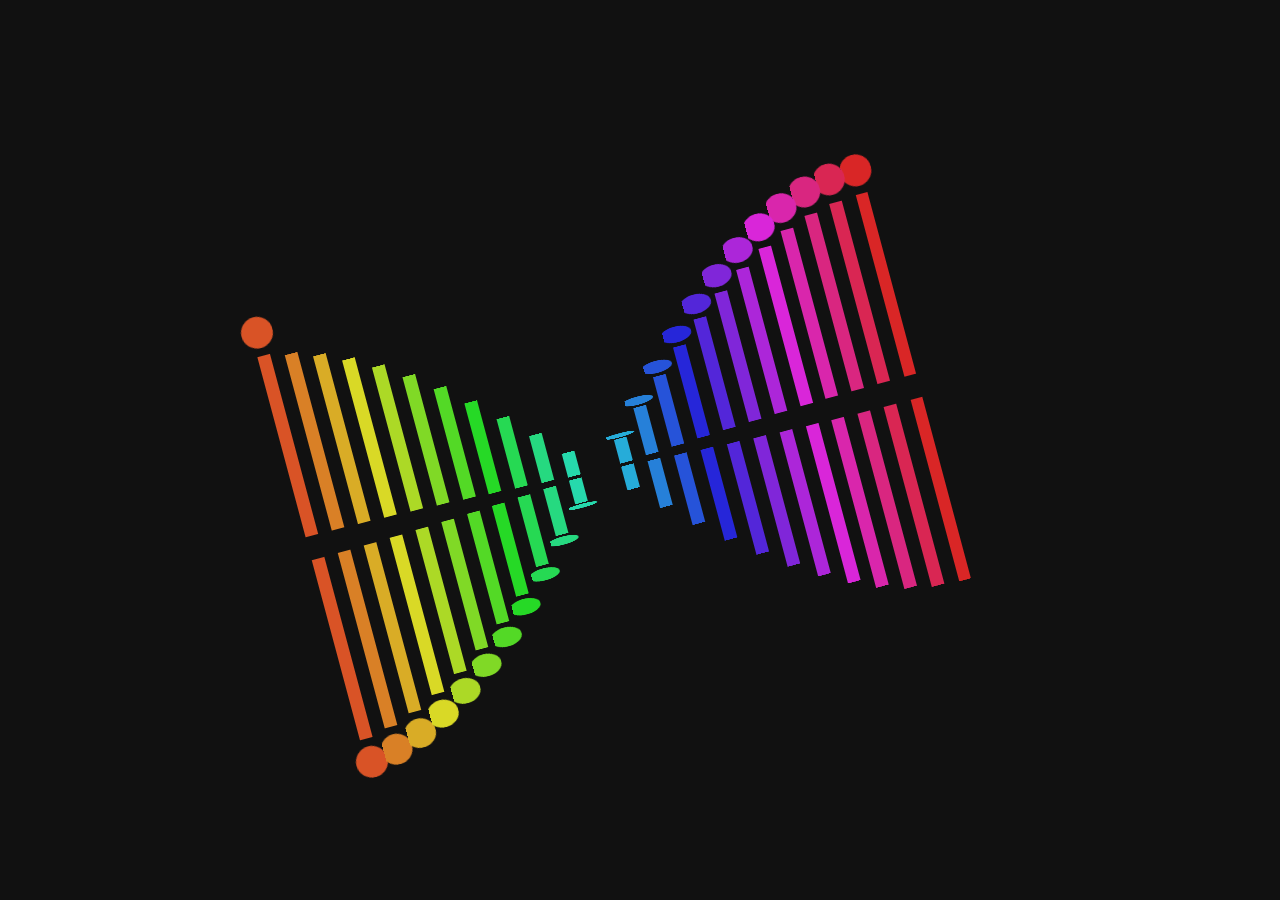
<file: SASS pack/Helix (sass)/index.html>
<!DOCTYPE html>
<html lang="en">
<head>
    <meta charset="UTF-8">
    <meta http-equiv="X-UA-Compatible" content="IE=edge">
    <meta name="viewport" content="width=device-width, initial-scale=1.0">
    <title>Hellix</title>
    <link rel="stylesheet" href="css/style.css">
</head>
<body>
    <section class="scene">
        <section class="box">
            <section class="container">
                <div class="rod"><span class="left"></span><span class="right"></span></div>
                <div class="rod"><span class="left"></span><span class="right"></span></div>
                <div class="rod"><span class="left"></span><span class="right"></span></div>
                <div class="rod"><span class="left"></span><span class="right"></span></div>
                <div class="rod"><span class="left"></span><span class="right"></span></div>
                <div class="rod"><span class="left"></span><span class="right"></span></div>
                <div class="rod"><span class="left"></span><span class="right"></span></div>
                <div class="rod"><span class="left"></span><span class="right"></span></div>
                <div class="rod"><span class="left"></span><span class="right"></span></div>
                <div class="rod"><span class="left"></span><span class="right"></span></div>
                <div class="rod"><span class="left"></span><span class="right"></span></div>
                <div class="rod"><span class="left"></span><span class="right"></span></div>
                <div class="rod"><span class="left"></span><span class="right"></span></div>
                <div class="rod"><span class="left"></span><span class="right"></span></div>
                <div class="rod"><span class="left"></span><span class="right"></span></div>
                <div class="rod"><span class="left"></span><span class="right"></span></div>
                <div class="rod"><span class="left"></span><span class="right"></span></div>
                <div class="rod"><span class="left"></span><span class="right"></span></div>
                <div class="rod"><span class="left"></span><span class="right"></span></div>
                <div class="rod"><span class="left"></span><span class="right"></span></div>
                <div class="rod"><span class="left"></span><span class="right"></span></div>
                <div class="rod"><span class="left"></span><span class="right"></span></div>
                <div class="rod"><span class="left"></span><span class="right"></span></div>
                <div class="rod"><span class="left"></span><span class="right"></span></div>
                <div class="rod"><span class="left"></span><span class="right"></span></div>
                <div class="rod"><span class="left"></span><span class="right"></span></div>
            </section>
        </section>
    </section>
</body>
</html>
</file>
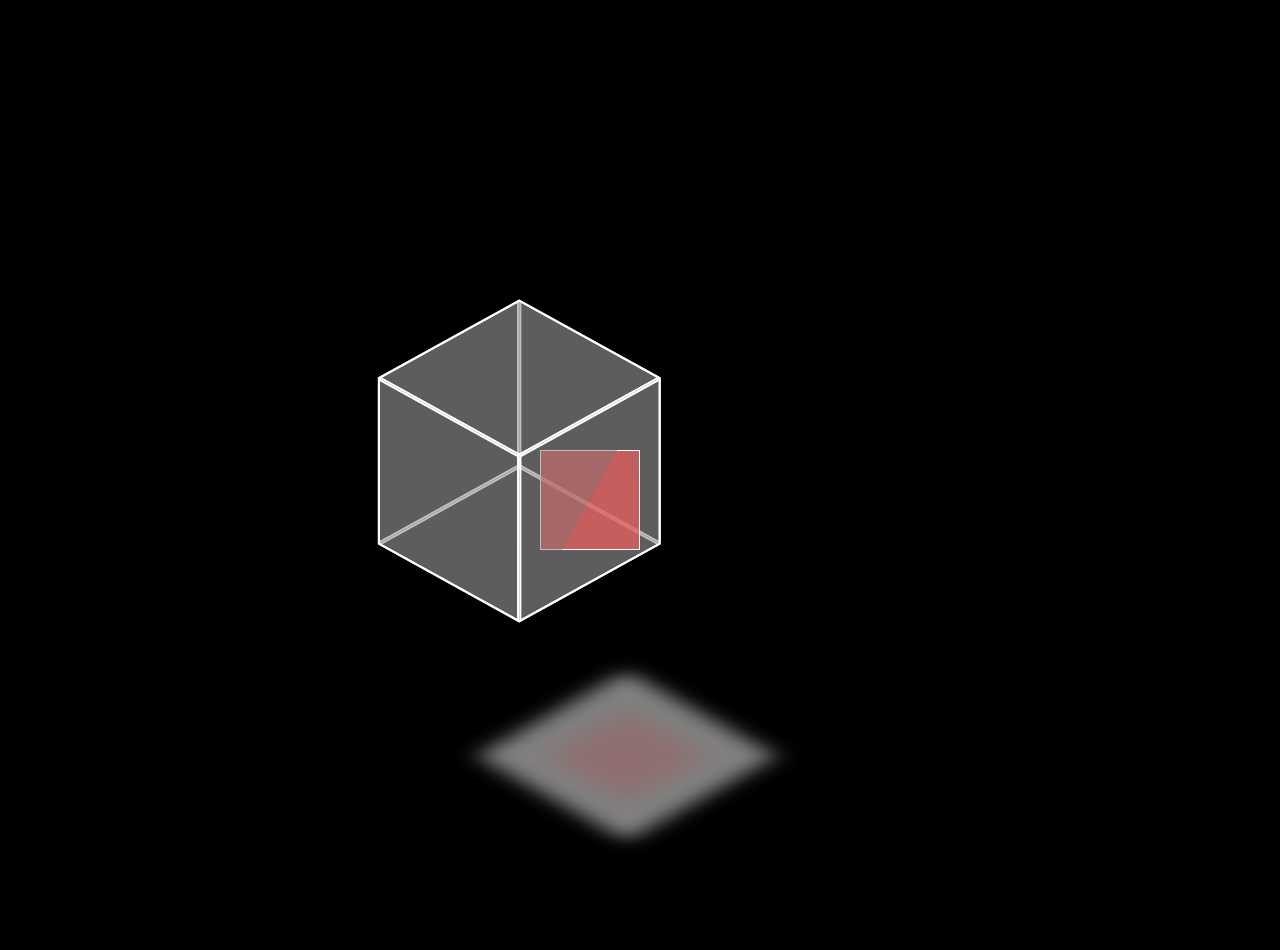
<file: SASS pack/Levitating Cube/index.html>
<!DOCTYPE html>
<html lang="en">
<head>
    <meta charset="UTF-8">
    <meta http-equiv="X-UA-Compatible" content="IE=edge">
    <meta name="viewport" content="width=device-width, initial-scale=1.0">
    <title>Hover Cube</title>
    <link rel="stylesheet" href="css/style.css">
</head>
<body>
    <section id="scene">
        <section class="cube-outer">
            <div class="face front"></div>
            <div class="face behind"></div>
            <div class="face top"></div>
            <div class="face bottom"></div>
            <div class="face left"></div>
            <div class="face right"></div>
        </section>
        <section class="cube-inner">
            <div class="face front"></div>
            <div class="face behind"></div>
            <div class="face top"></div>
            <div class="face bottom"></div>
            <div class="face left"></div>
            <div class="face right"></div>
        </section>
    </section>
    <div class="shadow"></div>
</body>
</html>
</file>
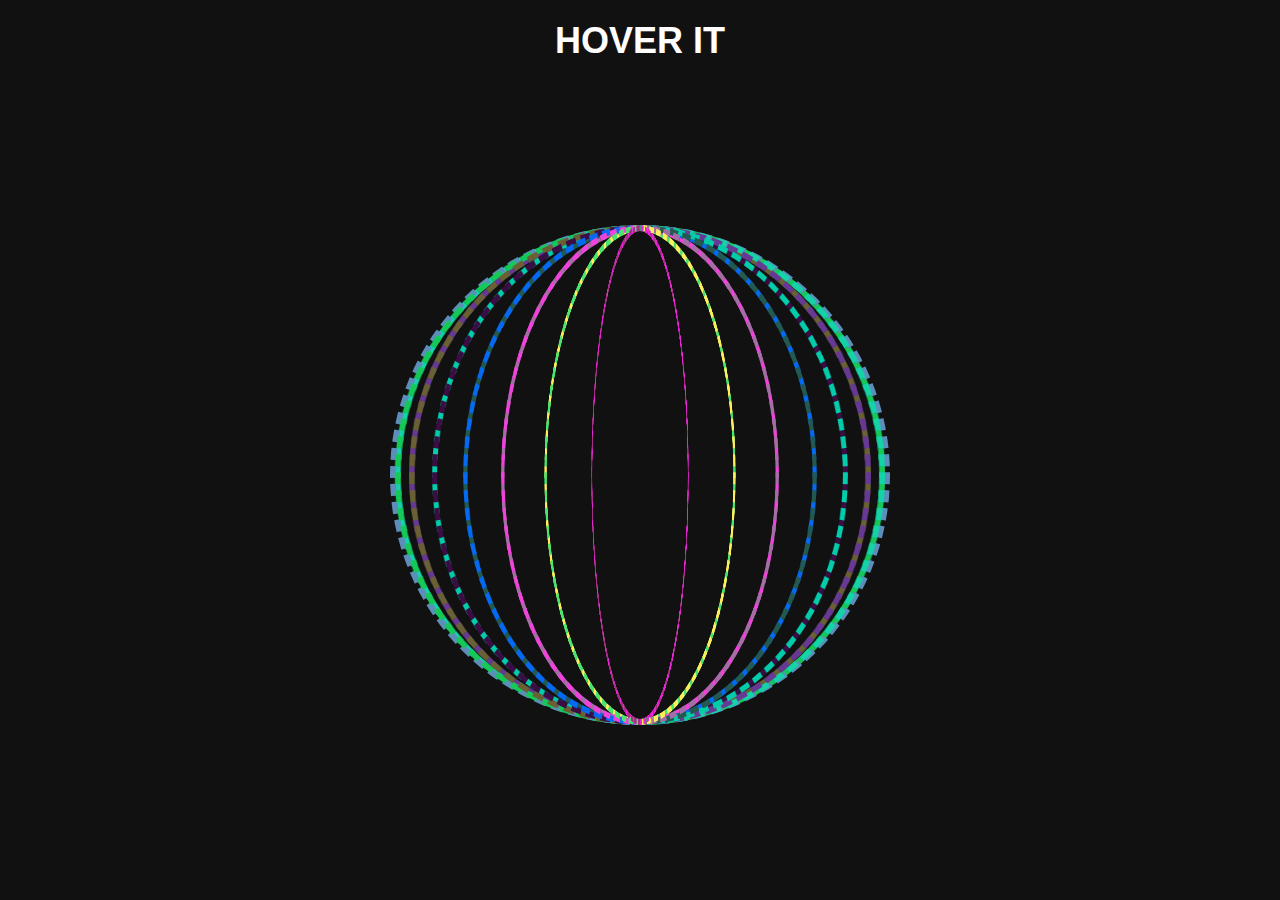
<file: SASS pack/Sepher (sass)/index.html>
<!DOCTYPE html>
<html lang="en">
<head>
    <meta charset="UTF-8">
    <meta http-equiv="X-UA-Compatible" content="IE=edge">
    <meta name="viewport" content="width=device-width, initial-scale=1.0">
    <title>Sepher</title>
    <link rel="stylesheet" href="css/style.css">
</head>
<body>
    <section class="scene">
        <h1>HOVER IT</h1>
        <section class="sepher">
            <div class="ring"></div>
            <div class="ring"></div>
            <div class="ring"></div>
            <div class="ring"></div>
            <div class="ring"></div>
            <div class="ring"></div>
            <div class="ring"></div>
            <div class="ring"></div>
            <div class="ring"></div>
            <div class="ring"></div>
            <div class="ring"></div>
            <div class="ring"></div>
            <div class="ring"></div>
            <div class="ring"></div>
            <div class="ring"></div>
            <div class="ring"></div>
        </section>
    </section>
</body>
</html>
</file>
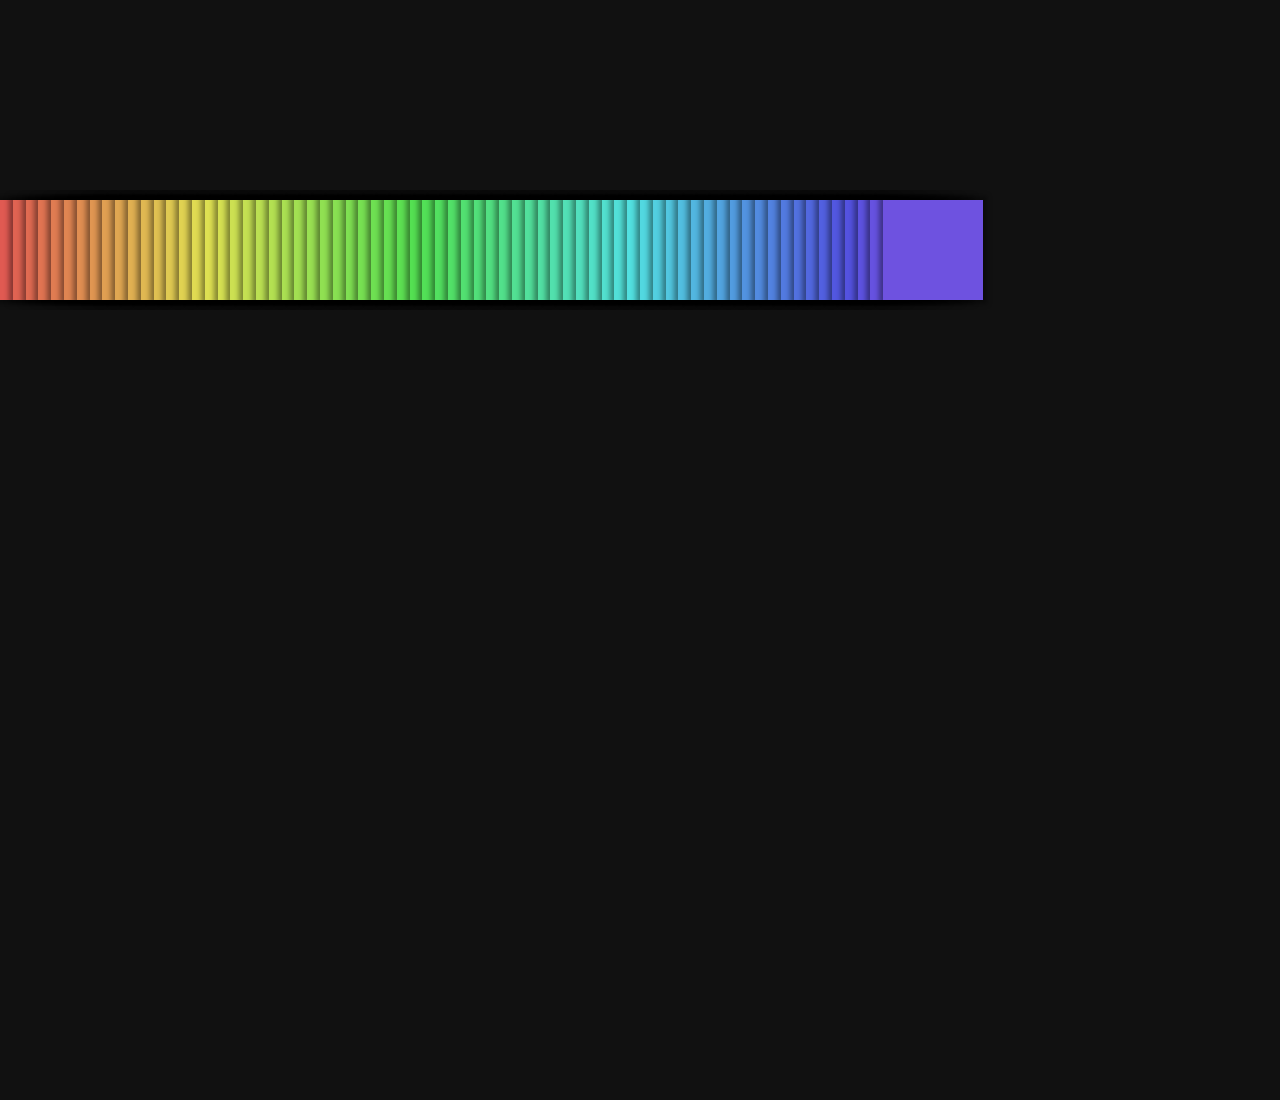
<file: SASS pack/Square Hsl/index.html>
<!DOCTYPE html>
<html lang="en">
<head>
    <meta charset="UTF-8">
    <meta http-equiv="X-UA-Compatible" content="IE=edge">
    <meta name="viewport" content="width=device-width, initial-scale=1.0">
    <title>Square HSLs</title>
    <link rel="stylesheet" href="css/style.css">
</head>
<body>
    <section class="scene">
        <div class="square"></div>
        <div class="square"></div>
        <div class="square"></div>
        <div class="square"></div>
        <div class="square"></div>
        <div class="square"></div>
        <div class="square"></div>
        <div class="square"></div>
        <div class="square"></div>
        <div class="square"></div>
        <div class="square"></div>
        <div class="square"></div>
        <div class="square"></div>
        <div class="square"></div>
        <div class="square"></div>
        <div class="square"></div>
        <div class="square"></div>
        <div class="square"></div>
        <div class="square"></div>
        <div class="square"></div>
        <div class="square"></div>
        <div class="square"></div>
        <div class="square"></div>
        <div class="square"></div>
        <div class="square"></div>
        <div class="square"></div>
        <div class="square"></div>
        <div class="square"></div>
        <div class="square"></div>
        <div class="square"></div>
        <div class="square"></div>
        <div class="square"></div>
        <div class="square"></div>
        <div class="square"></div>
        <div class="square"></div>
        <div class="square"></div>
        <div class="square"></div>
        <div class="square"></div>
        <div class="square"></div>
        <div class="square"></div>
        <div class="square"></div>
        <div class="square"></div>
        <div class="square"></div>
        <div class="square"></div>
        <div class="square"></div>
        <div class="square"></div>
        <div class="square"></div>
        <div class="square"></div>
        <div class="square"></div>
        <div class="square"></div>
        <div class="square"></div>
        <div class="square"></div>
        <div class="square"></div>
        <div class="square"></div>
        <div class="square"></div>
        <div class="square"></div>
        <div class="square"></div>
        <div class="square"></div>
        <div class="square"></div>
        <div class="square"></div>
        <div class="square"></div>
        <div class="square"></div>
        <div class="square"></div>
        <div class="square"></div>
        <div class="square"></div>
        <div class="square"></div>
        <div class="square"></div>
        <div class="square"></div>
        <div class="square"></div>
        <div class="square"></div>
    </section>
</body>
</html>
</file>
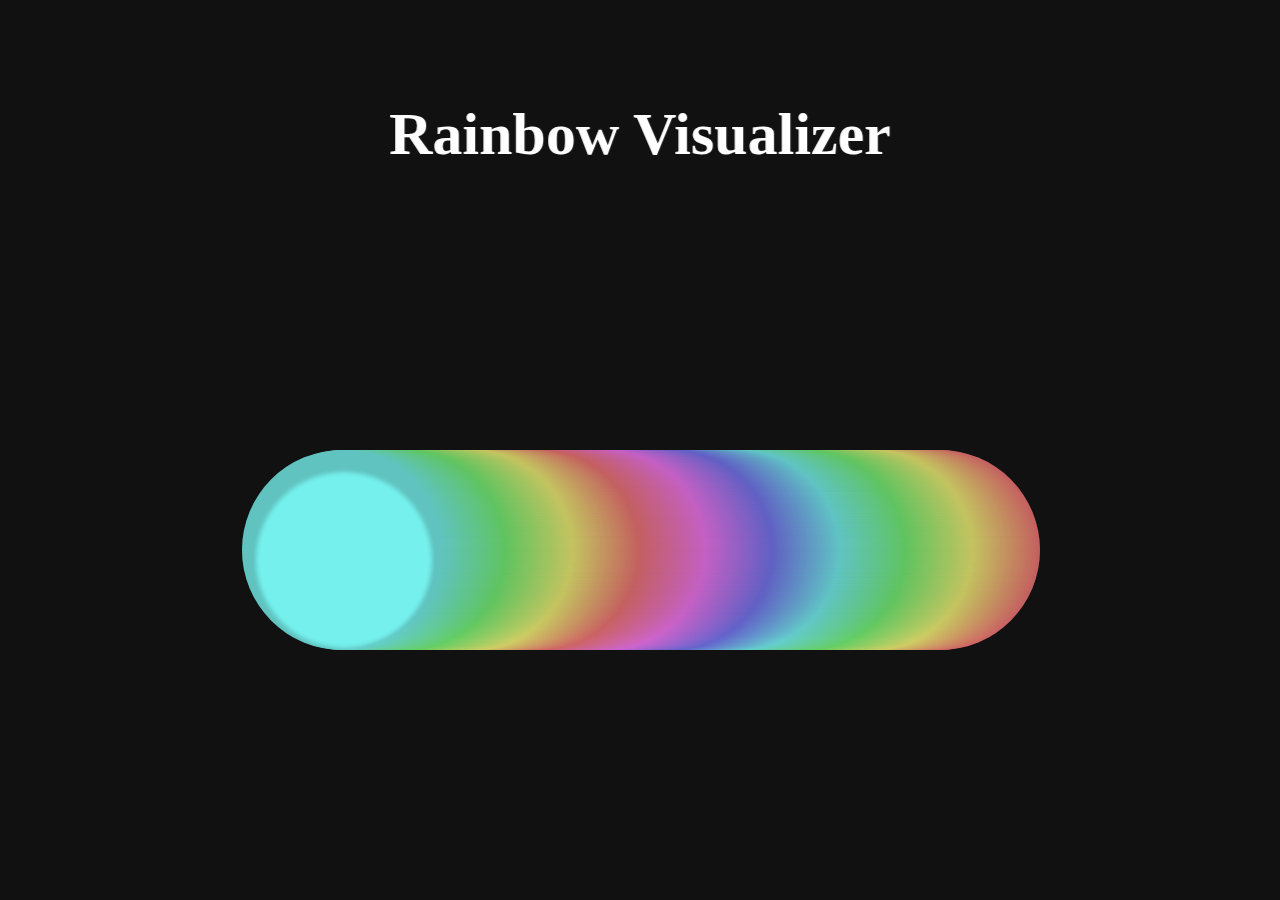
<file: SASS pack/Visualizer/index.html>
<!DOCTYPE html>
<html lang="en">
<head>
    <meta charset="UTF-8">
    <meta http-equiv="X-UA-Compatible" content="IE=edge">
    <meta name="viewport" content="width=device-width, initial-scale=1.0">
    <title>Cool Visualizer</title>
    <link rel="stylesheet" href="css/style.css">
</head>
<body>
    <section class="scene">
        <h2>Rainbow Visualizer</h2>
        <section class="box">
            <div class="circles"></div>
            <div class="circles"></div>
            <div class="circles"></div>
            <div class="circles"></div>
            <div class="circles"></div>
            <div class="circles"></div>
            <div class="circles"></div>
            <div class="circles"></div>
            <div class="circles"></div>
            <div class="circles"></div>
            <div class="circles"></div>
            <div class="circles"></div>
            <div class="circles"></div>
            <div class="circles"></div>
            <div class="circles"></div>
            <div class="circles"></div>
            <div class="circles"></div>
            <div class="circles"></div>
            <div class="circles"></div>
            <div class="circles"></div>
            <div class="circles"></div>
            <div class="circles"></div>
            <div class="circles"></div>
            <div class="circles"></div>
            <div class="circles"></div>
            <div class="circles"></div>
            <div class="circles"></div>
            <div class="circles"></div>
            <div class="circles"></div>
            <div class="circles"></div>
            <div class="circles"></div>
            <div class="circles"></div>
            <div class="circles"></div>
            <div class="circles"></div>
            <div class="circles"></div>
            <div class="circles"></div>
            <div class="circles"></div>
            <div class="circles"></div>
            <div class="circles"></div>
            <div class="circles"></div>
            <div class="circles"></div>
            <div class="circles"></div>
            <div class="circles"></div>
            <div class="circles"></div>
            <div class="circles"></div>
            <div class="circles"></div>
            <div class="circles"></div>
            <div class="circles"></div>
            <div class="circles"></div>
            <div class="circles"></div>
            <div class="circles"></div>
            <div class="circles"></div>
            <div class="circles"></div>
            <div class="circles"></div>
            <div class="circles"></div>
            <div class="circles"></div>
            <div class="circles"></div>
            <div class="circles"></div>
            <div class="circles"></div>
            <div class="circles"></div>
            <div class="circles"></div>
            <div class="circles"></div>
            <div class="circles"></div>
            <div class="circles"></div>
            <div class="circles"></div>
            <div class="circles"></div>
            <div class="circles"></div>
            <div class="circles"></div>
            <div class="circles"></div>
            <div class="circles"></div>
            <div class="circles"></div>
            <div class="circles"></div>
            <div class="circles"></div>
            <div class="circles"></div>
            <div class="circles"></div>
            <div class="circles"></div>
            <div class="circles"></div>
            <div class="circles"></div>
            <div class="circles"></div>
            <div class="circles"></div>
            <div class="circles"></div>
            <div class="circles"></div>
            <div class="circles"></div>
            <div class="circles"></div>
            <div class="circles"></div>
            <div class="circles"></div>
            <div class="circles"></div>
            <div class="circles"></div>
            <div class="circles"></div>
            <div class="circles"></div>
            <div class="circles"></div>
            <div class="circles"></div>
            <div class="circles"></div>
            <div class="circles"></div>
            <div class="circles"></div>
            <div class="circles"></div>
            <div class="circles"></div>
            <div class="circles"></div>
            <div class="circles"></div>
            <div class="circles"></div>
            <div class="circles"></div>
            <div class="circles"></div>
            <div class="circles"></div>
            <div class="circles"></div>
            <div class="circles"></div>
            <div class="circles"></div>
            <div class="circles"></div>
            <div class="circles"></div>
            <div class="circles"></div>
            <div class="circles"></div>
            <div class="circles"></div>
            <div class="circles"></div>
            <div class="circles"></div>
            <div class="circles"></div>
            <div class="circles"></div>
            <div class="circles"></div>
            <div class="circles"></div>
            <div class="circles"></div>
            <div class="circles"></div>
            <div class="circles"></div>
            <div class="circles"></div>
            <div class="circles"></div>
            <div class="circles"></div>
            <div class="circles"></div>
            <div class="circles"></div>
            <div class="circles"></div>
            <div class="circles"></div>
            <div class="circles"></div>
            <div class="circles"></div>
            <div class="circles"></div>
            <div class="circles"></div>
            <div class="circles"></div>
            <div class="circles"></div>
            <div class="circles"></div>
            <div class="circles"></div>
            <div class="circles"></div>
            <div class="circles"></div>
            <div class="circles"></div>
            <div class="circles"></div>
            <div class="circles"></div>
            <div class="circles"></div>
            <div class="circles"></div>
            <div class="circles"></div>
            <div class="circles"></div>
            <div class="circles"></div>
            <div class="circles"></div>
            <div class="circles"></div>
            <div class="circles"></div>
            <div class="circles"></div>
            <div class="circles"></div>
            <div class="circles"></div>
            <div class="circles"></div>
            <div class="circles"></div>
            <div class="circles"></div>
            <div class="circles"></div>
            <div class="circles"></div>
            <div class="circles"></div>
            <div class="circles"></div>
            <div class="circles"></div>
            <div class="circles"></div>
            <div class="circles"></div>
            <div class="circles"></div>
            <div class="circles"></div>
            <div class="circles"></div>
            <div class="circles"></div>
            <div class="circles"></div>
            <div class="circles"></div>
            <div class="circles"></div>
            <div class="circles"></div>
            <div class="circles"></div>
            <div class="circles"></div>
            <div class="circles"></div>
            <div class="circles"></div>
            <div class="circles"></div>
            <div class="circles"></div>
            <div class="circles"></div>
            <div class="circles"></div>
            <div class="circles"></div>
            <div class="circles"></div>
            <div class="circles"></div>
            <div class="circles"></div>
            <div class="circles"></div>
            <div class="circles"></div>
            <div class="circles"></div>
            <div class="circles"></div>
            <div class="circles"></div>
            <div class="circles"></div>
            <div class="circles"></div>
            <div class="circles"></div>
            <div class="circles"></div>
            <div class="circles"></div>
            <div class="circles"></div>
            <div class="circles"></div>
            <div class="circles"></div>
            <div class="circles"></div>
            <div class="circles"></div>
            <div class="circles"></div>
            <div class="circles"></div>
            <div class="circles"></div>
            <div class="circles"></div>
            <div class="circles"></div>
            <div class="circles"></div>
            <div class="circles"></div>
            <div class="circles"></div>
            <div class="circles"></div>
            <div class="circles"></div>
            <div class="circles"></div>
            <div class="circles"></div>
            <div class="circles"></div>
            <div class="circles"></div>
            <div class="circles"></div>
            <div class="circles"></div>
            <div class="circles"></div>
            <div class="circles"></div>
            <div class="circles"></div>
            <div class="circles"></div>
            <div class="circles"></div>
            <div class="circles"></div>
            <div class="circles"></div>
            <div class="circles"></div>
            <div class="circles"></div>
            <div class="circles"></div>
            <div class="circles"></div>
            <div class="circles"></div>
            <div class="circles"></div>
            <div class="circles"></div>
            <div class="circles"></div>
            <div class="circles"></div>
            <div class="circles"></div>
            <div class="circles"></div>
            <div class="circles"></div>
            <div class="circles"></div>
            <div class="circles"></div>
            <div class="circles"></div>
            <div class="circles"></div>
            <div class="circles"></div>
            <div class="circles"></div>
            <div class="circles"></div>
            <div class="circles"></div>
            <div class="circles"></div>
            <div class="circles"></div>
            <div class="circles"></div>
            <div class="circles"></div>
            <div class="circles"></div>
            <div class="circles"></div>
            <div class="circles"></div>
            <div class="circles"></div>
            <div class="circles"></div>
            <div class="circles"></div>
            <div class="circles"></div>
            <div class="circles"></div>
            <div class="circles"></div>
            <div class="circles"></div>
            <div class="circles"></div>
            <div class="circles"></div>
            <div class="circles"></div>
            <div class="circles"></div>
            <div class="circles"></div>
            <div class="circles"></div>
            <div class="circles"></div>
            <div class="circles"></div>
            <div class="circles"></div>
            <div class="circles"></div>
            <div class="circles"></div>
            <div class="circles"></div>
            <div class="circles"></div>
            <div class="circles"></div>
            <div class="circles"></div>
            <div class="circles"></div>
            <div class="circles"></div>
            <div class="circles"></div>
            <div class="circles"></div>
            <div class="circles"></div>
            <div class="circles"></div>
            <div class="circles"></div>
            <div class="circles"></div>
            <div class="circles"></div>
            <div class="circles"></div>
            <div class="circles"></div>
            <div class="circles"></div>
            <div class="circles"></div>
            <div class="circles"></div>
            <div class="circles"></div>
            <div class="circles"></div>
            <div class="circles"></div>
            <div class="circles"></div>
            <div class="circles"></div>
            <div class="circles"></div>
            <div class="circles"></div>
            <div class="circles"></div>
            <div class="circles"></div>
            <div class="circles"></div>
            <div class="circles"></div>
            <div class="circles"></div>
            <div class="circles"></div>
            <div class="circles"></div>
            <div class="circles"></div>
            <div class="circles"></div>
            <div class="circles"></div>
            <div class="circles"></div>
        </section>
    </section>
</body>
</html>
</file>
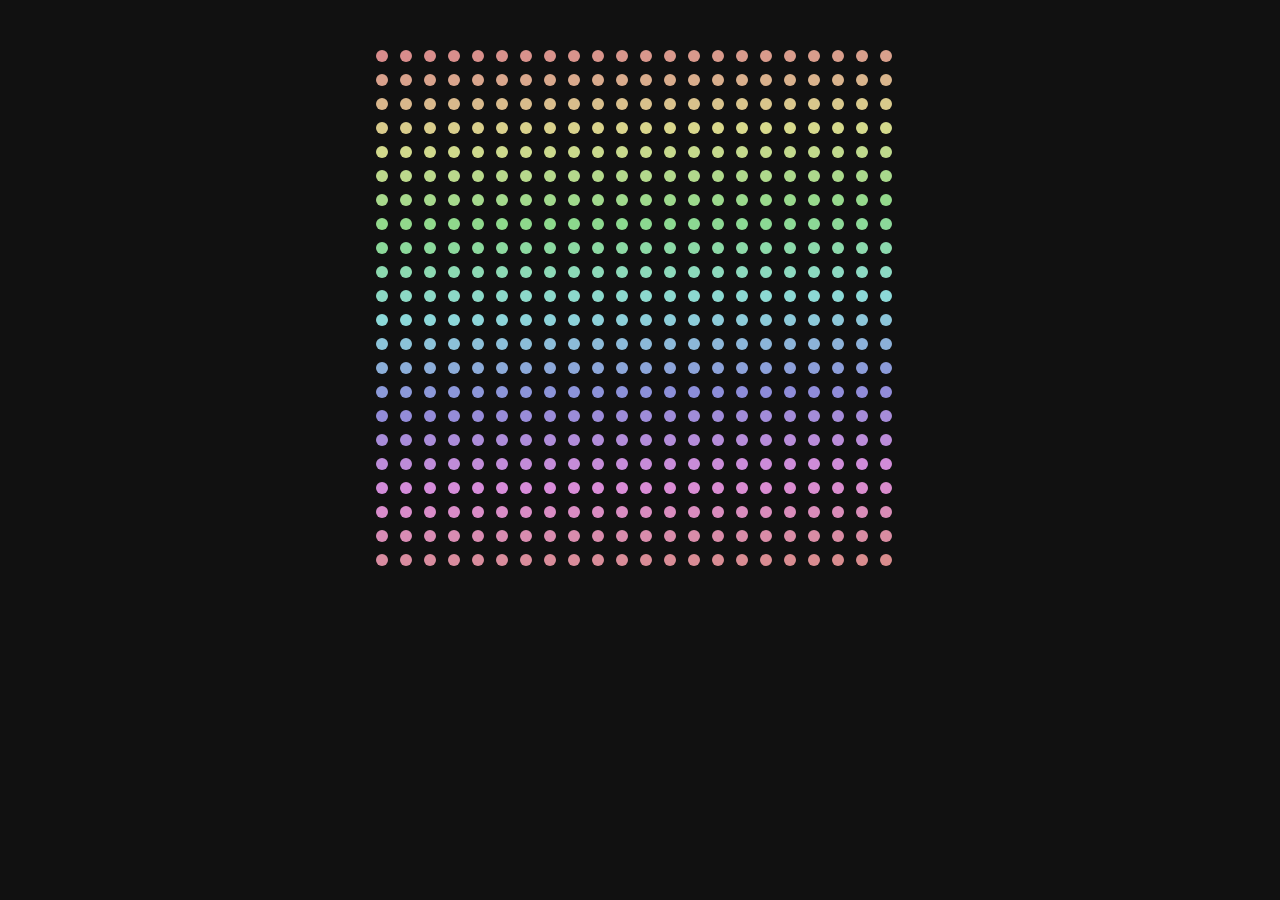
<file: SASS pack/Wave Delay Challenge/index.html>
<!DOCTYPE html>
<html lang="en">
<head>
    <meta charset="UTF-8">
    <meta http-equiv="X-UA-Compatible" content="IE=edge">
    <meta name="viewport" content="width=device-width, initial-scale=1.0">
    <title>Wave Delay Challenge</title>
    <link rel="stylesheet" href="css/style.css">
</head>
<body>
    <section class="scene">
        <div class="dot"></div>
        <div class="dot"></div>
        <div class="dot"></div>
        <div class="dot"></div>
        <div class="dot"></div>
        <div class="dot"></div>
        <div class="dot"></div>
        <div class="dot"></div>
        <div class="dot"></div>
        <div class="dot"></div>
        <div class="dot"></div>
        <div class="dot"></div>
        <div class="dot"></div>
        <div class="dot"></div>
        <div class="dot"></div>
        <div class="dot"></div>
        <div class="dot"></div>
        <div class="dot"></div>
        <div class="dot"></div>
        <div class="dot"></div>
        <div class="dot"></div>
        <div class="dot"></div>
        <div class="dot"></div>
        <div class="dot"></div>
        <div class="dot"></div>
        <div class="dot"></div>
        <div class="dot"></div>
        <div class="dot"></div>
        <div class="dot"></div>
        <div class="dot"></div>
        <div class="dot"></div>
        <div class="dot"></div>
        <div class="dot"></div>
        <div class="dot"></div>
        <div class="dot"></div>
        <div class="dot"></div>
        <div class="dot"></div>
        <div class="dot"></div>
        <div class="dot"></div>
        <div class="dot"></div>
        <div class="dot"></div>
        <div class="dot"></div>
        <div class="dot"></div>
        <div class="dot"></div>
        <div class="dot"></div>
        <div class="dot"></div>
        <div class="dot"></div>
        <div class="dot"></div>
        <div class="dot"></div>
        <div class="dot"></div>
        <div class="dot"></div>
        <div class="dot"></div>
        <div class="dot"></div>
        <div class="dot"></div>
        <div class="dot"></div>
        <div class="dot"></div>
        <div class="dot"></div>
        <div class="dot"></div>
        <div class="dot"></div>
        <div class="dot"></div>
        <div class="dot"></div>
        <div class="dot"></div>
        <div class="dot"></div>
        <div class="dot"></div>
        <div class="dot"></div>
        <div class="dot"></div>
        <div class="dot"></div>
        <div class="dot"></div>
        <div class="dot"></div>
        <div class="dot"></div>
        <div class="dot"></div>
        <div class="dot"></div>
        <div class="dot"></div>
        <div class="dot"></div>
        <div class="dot"></div>
        <div class="dot"></div>
        <div class="dot"></div>
        <div class="dot"></div>
        <div class="dot"></div>
        <div class="dot"></div>
        <div class="dot"></div>
        <div class="dot"></div>
        <div class="dot"></div>
        <div class="dot"></div>
        <div class="dot"></div>
        <div class="dot"></div>
        <div class="dot"></div>
        <div class="dot"></div>
        <div class="dot"></div>
        <div class="dot"></div>
        <div class="dot"></div>
        <div class="dot"></div>
        <div class="dot"></div>
        <div class="dot"></div>
        <div class="dot"></div>
        <div class="dot"></div>
        <div class="dot"></div>
        <div class="dot"></div>
        <div class="dot"></div>
        <div class="dot"></div>
        <div class="dot"></div>
        <div class="dot"></div>
        <div class="dot"></div>
        <div class="dot"></div>
        <div class="dot"></div>
        <div class="dot"></div>
        <div class="dot"></div>
        <div class="dot"></div>
        <div class="dot"></div>
        <div class="dot"></div>
        <div class="dot"></div>
        <div class="dot"></div>
        <div class="dot"></div>
        <div class="dot"></div>
        <div class="dot"></div>
        <div class="dot"></div>
        <div class="dot"></div>
        <div class="dot"></div>
        <div class="dot"></div>
        <div class="dot"></div>
        <div class="dot"></div>
        <div class="dot"></div>
        <div class="dot"></div>
        <div class="dot"></div>
        <div class="dot"></div>
        <div class="dot"></div>
        <div class="dot"></div>
        <div class="dot"></div>
        <div class="dot"></div>
        <div class="dot"></div>
        <div class="dot"></div>
        <div class="dot"></div>
        <div class="dot"></div>
        <div class="dot"></div>
        <div class="dot"></div>
        <div class="dot"></div>
        <div class="dot"></div>
        <div class="dot"></div>
        <div class="dot"></div>
        <div class="dot"></div>
        <div class="dot"></div>
        <div class="dot"></div>
        <div class="dot"></div>
        <div class="dot"></div>
        <div class="dot"></div>
        <div class="dot"></div>
        <div class="dot"></div>
        <div class="dot"></div>
        <div class="dot"></div>
        <div class="dot"></div>
        <div class="dot"></div>
        <div class="dot"></div>
        <div class="dot"></div>
        <div class="dot"></div>
        <div class="dot"></div>
        <div class="dot"></div>
        <div class="dot"></div>
        <div class="dot"></div>
        <div class="dot"></div>
        <div class="dot"></div>
        <div class="dot"></div>
        <div class="dot"></div>
        <div class="dot"></div>
        <div class="dot"></div>
        <div class="dot"></div>
        <div class="dot"></div>
        <div class="dot"></div>
        <div class="dot"></div>
        <div class="dot"></div>
        <div class="dot"></div>
        <div class="dot"></div>
        <div class="dot"></div>
        <div class="dot"></div>
        <div class="dot"></div>
        <div class="dot"></div>
        <div class="dot"></div>
        <div class="dot"></div>
        <div class="dot"></div>
        <div class="dot"></div>
        <div class="dot"></div>
        <div class="dot"></div>
        <div class="dot"></div>
        <div class="dot"></div>
        <div class="dot"></div>
        <div class="dot"></div>
        <div class="dot"></div>
        <div class="dot"></div>
        <div class="dot"></div>
        <div class="dot"></div>
        <div class="dot"></div>
        <div class="dot"></div>
        <div class="dot"></div>
        <div class="dot"></div>
        <div class="dot"></div>
        <div class="dot"></div>
        <div class="dot"></div>
        <div class="dot"></div>
        <div class="dot"></div>
        <div class="dot"></div>
        <div class="dot"></div>
        <div class="dot"></div>
        <div class="dot"></div>
        <div class="dot"></div>
        <div class="dot"></div>
        <div class="dot"></div>
        <div class="dot"></div>
        <div class="dot"></div>
        <div class="dot"></div>
        <div class="dot"></div>
        <div class="dot"></div>
        <div class="dot"></div>
        <div class="dot"></div>
        <div class="dot"></div>
        <div class="dot"></div>
        <div class="dot"></div>
        <div class="dot"></div>
        <div class="dot"></div>
        <div class="dot"></div>
        <div class="dot"></div>
        <div class="dot"></div>
        <div class="dot"></div>
        <div class="dot"></div>
        <div class="dot"></div>
        <div class="dot"></div>
        <div class="dot"></div>
        <div class="dot"></div>
        <div class="dot"></div>
        <div class="dot"></div>
        <div class="dot"></div>
        <div class="dot"></div>
        <div class="dot"></div>
        <div class="dot"></div>
        <div class="dot"></div>
        <div class="dot"></div>
        <div class="dot"></div>
        <div class="dot"></div>
        <div class="dot"></div>
        <div class="dot"></div>
        <div class="dot"></div>
        <div class="dot"></div>
        <div class="dot"></div>
        <div class="dot"></div>
        <div class="dot"></div>
        <div class="dot"></div>
        <div class="dot"></div>
        <div class="dot"></div>
        <div class="dot"></div>
        <div class="dot"></div>
        <div class="dot"></div>
        <div class="dot"></div>
        <div class="dot"></div>
        <div class="dot"></div>
        <div class="dot"></div>
        <div class="dot"></div>
        <div class="dot"></div>
        <div class="dot"></div>
        <div class="dot"></div>
        <div class="dot"></div>
        <div class="dot"></div>
        <div class="dot"></div>
        <div class="dot"></div>
        <div class="dot"></div>
        <div class="dot"></div>
        <div class="dot"></div>
        <div class="dot"></div>
        <div class="dot"></div>
        <div class="dot"></div>
        <div class="dot"></div>
        <div class="dot"></div>
        <div class="dot"></div>
        <div class="dot"></div>
        <div class="dot"></div>
        <div class="dot"></div>
        <div class="dot"></div>
        <div class="dot"></div>
        <div class="dot"></div>
        <div class="dot"></div>
        <div class="dot"></div>
        <div class="dot"></div>
        <div class="dot"></div>
        <div class="dot"></div>
        <div class="dot"></div>
        <div class="dot"></div>
        <div class="dot"></div>
        <div class="dot"></div>
        <div class="dot"></div>
        <div class="dot"></div>
        <div class="dot"></div>
        <div class="dot"></div>
        <div class="dot"></div>
        <div class="dot"></div>
        <div class="dot"></div>
        <div class="dot"></div>
        <div class="dot"></div>
        <div class="dot"></div>
        <div class="dot"></div>
        <div class="dot"></div>
        <div class="dot"></div>
        <div class="dot"></div>
        <div class="dot"></div>
        <div class="dot"></div>
        <div class="dot"></div>
        <div class="dot"></div>
        <div class="dot"></div>
        <div class="dot"></div>
        <div class="dot"></div>
        <div class="dot"></div>
        <div class="dot"></div>
        <div class="dot"></div>
        <div class="dot"></div>
        <div class="dot"></div>
        <div class="dot"></div>
        <div class="dot"></div>
        <div class="dot"></div>
        <div class="dot"></div>
        <div class="dot"></div>
        <div class="dot"></div>
        <div class="dot"></div>
        <div class="dot"></div>
        <div class="dot"></div>
        <div class="dot"></div>
        <div class="dot"></div>
        <div class="dot"></div>
        <div class="dot"></div>
        <div class="dot"></div>
        <div class="dot"></div>
        <div class="dot"></div>
        <div class="dot"></div>
        <div class="dot"></div>
        <div class="dot"></div>
        <div class="dot"></div>
        <div class="dot"></div>
        <div class="dot"></div>
        <div class="dot"></div>
        <div class="dot"></div>
        <div class="dot"></div>
        <div class="dot"></div>
        <div class="dot"></div>
        <div class="dot"></div>
        <div class="dot"></div>
        <div class="dot"></div>
        <div class="dot"></div>
        <div class="dot"></div>
        <div class="dot"></div>
        <div class="dot"></div>
        <div class="dot"></div>
        <div class="dot"></div>
        <div class="dot"></div>
        <div class="dot"></div>
        <div class="dot"></div>
        <div class="dot"></div>
        <div class="dot"></div>
        <div class="dot"></div>
        <div class="dot"></div>
        <div class="dot"></div>
        <div class="dot"></div>
        <div class="dot"></div>
        <div class="dot"></div>
        <div class="dot"></div>
        <div class="dot"></div>
        <div class="dot"></div>
        <div class="dot"></div>
        <div class="dot"></div>
        <div class="dot"></div>
        <div class="dot"></div>
        <div class="dot"></div>
        <div class="dot"></div>
        <div class="dot"></div>
        <div class="dot"></div>
        <div class="dot"></div>
        <div class="dot"></div>
        <div class="dot"></div>
        <div class="dot"></div>
        <div class="dot"></div>
        <div class="dot"></div>
        <div class="dot"></div>
        <div class="dot"></div>
        <div class="dot"></div>
        <div class="dot"></div>
        <div class="dot"></div>
        <div class="dot"></div>
        <div class="dot"></div>
        <div class="dot"></div>
        <div class="dot"></div>
        <div class="dot"></div>
        <div class="dot"></div>
        <div class="dot"></div>
        <div class="dot"></div>
        <div class="dot"></div>
        <div class="dot"></div>
        <div class="dot"></div>
        <div class="dot"></div>
        <div class="dot"></div>
        <div class="dot"></div>
        <div class="dot"></div>
        <div class="dot"></div>
        <div class="dot"></div>
        <div class="dot"></div>
        <div class="dot"></div>
        <div class="dot"></div>
        <div class="dot"></div>
        <div class="dot"></div>
        <div class="dot"></div>
        <div class="dot"></div>
        <div class="dot"></div>
        <div class="dot"></div>
        <div class="dot"></div>
        <div class="dot"></div>
        <div class="dot"></div>
        <div class="dot"></div>
        <div class="dot"></div>
        <div class="dot"></div>
        <div class="dot"></div>
        <div class="dot"></div>
        <div class="dot"></div>
        <div class="dot"></div>
        <div class="dot"></div>
        <div class="dot"></div>
        <div class="dot"></div>
        <div class="dot"></div>
        <div class="dot"></div>
        <div class="dot"></div>
        <div class="dot"></div>
        <div class="dot"></div>
        <div class="dot"></div>
        <div class="dot"></div>
        <div class="dot"></div>
        <div class="dot"></div>
        <div class="dot"></div>
        <div class="dot"></div>
        <div class="dot"></div>
        <div class="dot"></div>
        <div class="dot"></div>
        <div class="dot"></div>
        <div class="dot"></div>
        <div class="dot"></div>
        <div class="dot"></div>
        <div class="dot"></div>
        <div class="dot"></div>
        <div class="dot"></div>
        <div class="dot"></div>
        <div class="dot"></div>
        <div class="dot"></div>
        <div class="dot"></div>
        <div class="dot"></div>
        <div class="dot"></div>
        <div class="dot"></div>
        <div class="dot"></div>
        <div class="dot"></div>
        <div class="dot"></div>
        <div class="dot"></div>
        <div class="dot"></div>
        <div class="dot"></div>
        <div class="dot"></div>
        <div class="dot"></div>
        <div class="dot"></div>
        <div class="dot"></div>
        <div class="dot"></div>
        <div class="dot"></div>
        <div class="dot"></div>
        <div class="dot"></div>
        <div class="dot"></div>
        <div class="dot"></div>
        <div class="dot"></div>
        <div class="dot"></div>
        <div class="dot"></div>
        <div class="dot"></div>
        <div class="dot"></div>
        <div class="dot"></div>
        <div class="dot"></div>
        <div class="dot"></div>
        <div class="dot"></div>
        <div class="dot"></div>
        <div class="dot"></div>
        <div class="dot"></div>
        <div class="dot"></div>
        <div class="dot"></div>
        <div class="dot"></div>
        <div class="dot"></div>
        <div class="dot"></div>
        <div class="dot"></div>
        <div class="dot"></div>
        <div class="dot"></div>
        <div class="dot"></div>
    </section>
</body>
</html>
</file>
<file: SASS pack/2D waves/css/style.css>
*, *::before, *::after {
  padding: 0;
  margin: 0;
  box-sizing: border-box;
}

body {
  overflow: hidden;
}

.scene {
  width: 100%;
  height: 100vh;
  background-color: #111;
  position: relative;
}

.box {
  margin-top: 100px;
  width: 2%;
  height: 200px;
  position: absolute;
  transform-style: preserve-3d;
  transform-origin: center center;
  display: block;
  -webkit-animation: animate 4s cubic-bezier(0.77, 0, 0.175, 1) infinite alternate;
          animation: animate 4s cubic-bezier(0.77, 0, 0.175, 1) infinite alternate;
}
.box:nth-child(1) {
  left: 0%;
  background: hsla(3.6deg, 50%, 50%, 0.6);
  -webkit-animation-delay: -0.1s;
          animation-delay: -0.1s;
}
.box:nth-child(2) {
  left: 1%;
  background: hsla(7.2deg, 50%, 50%, 0.6);
  -webkit-animation-delay: -0.2s;
          animation-delay: -0.2s;
}
.box:nth-child(3) {
  left: 2%;
  background: hsla(10.8deg, 50%, 50%, 0.6);
  -webkit-animation-delay: -0.3s;
          animation-delay: -0.3s;
}
.box:nth-child(4) {
  left: 3%;
  background: hsla(14.4deg, 50%, 50%, 0.6);
  -webkit-animation-delay: -0.4s;
          animation-delay: -0.4s;
}
.box:nth-child(5) {
  left: 4%;
  background: hsla(18deg, 50%, 50%, 0.6);
  -webkit-animation-delay: -0.5s;
          animation-delay: -0.5s;
}
.box:nth-child(6) {
  left: 5%;
  background: hsla(21.6deg, 50%, 50%, 0.6);
  -webkit-animation-delay: -0.6s;
          animation-delay: -0.6s;
}
.box:nth-child(7) {
  left: 6%;
  background: hsla(25.2deg, 50%, 50%, 0.6);
  -webkit-animation-delay: -0.7s;
          animation-delay: -0.7s;
}
.box:nth-child(8) {
  left: 7%;
  background: hsla(28.8deg, 50%, 50%, 0.6);
  -webkit-animation-delay: -0.8s;
          animation-delay: -0.8s;
}
.box:nth-child(9) {
  left: 8%;
  background: hsla(32.4deg, 50%, 50%, 0.6);
  -webkit-animation-delay: -0.9s;
          animation-delay: -0.9s;
}
.box:nth-child(10) {
  left: 9%;
  background: hsla(36deg, 50%, 50%, 0.6);
  -webkit-animation-delay: -1s;
          animation-delay: -1s;
}
.box:nth-child(11) {
  left: 10%;
  background: hsla(39.6deg, 50%, 50%, 0.6);
  -webkit-animation-delay: -1.1s;
          animation-delay: -1.1s;
}
.box:nth-child(12) {
  left: 11%;
  background: hsla(43.2deg, 50%, 50%, 0.6);
  -webkit-animation-delay: -1.2s;
          animation-delay: -1.2s;
}
.box:nth-child(13) {
  left: 12%;
  background: hsla(46.8deg, 50%, 50%, 0.6);
  -webkit-animation-delay: -1.3s;
          animation-delay: -1.3s;
}
.box:nth-child(14) {
  left: 13%;
  background: hsla(50.4deg, 50%, 50%, 0.6);
  -webkit-animation-delay: -1.4s;
          animation-delay: -1.4s;
}
.box:nth-child(15) {
  left: 14%;
  background: hsla(54deg, 50%, 50%, 0.6);
  -webkit-animation-delay: -1.5s;
          animation-delay: -1.5s;
}
.box:nth-child(16) {
  left: 15%;
  background: hsla(57.6deg, 50%, 50%, 0.6);
  -webkit-animation-delay: -1.6s;
          animation-delay: -1.6s;
}
.box:nth-child(17) {
  left: 16%;
  background: hsla(61.2deg, 50%, 50%, 0.6);
  -webkit-animation-delay: -1.7s;
          animation-delay: -1.7s;
}
.box:nth-child(18) {
  left: 17%;
  background: hsla(64.8deg, 50%, 50%, 0.6);
  -webkit-animation-delay: -1.8s;
          animation-delay: -1.8s;
}
.box:nth-child(19) {
  left: 18%;
  background: hsla(68.4deg, 50%, 50%, 0.6);
  -webkit-animation-delay: -1.9s;
          animation-delay: -1.9s;
}
.box:nth-child(20) {
  left: 19%;
  background: hsla(72deg, 50%, 50%, 0.6);
  -webkit-animation-delay: -2s;
          animation-delay: -2s;
}
.box:nth-child(21) {
  left: 20%;
  background: hsla(75.6deg, 50%, 50%, 0.6);
  -webkit-animation-delay: -2.1s;
          animation-delay: -2.1s;
}
.box:nth-child(22) {
  left: 21%;
  background: hsla(79.2deg, 50%, 50%, 0.6);
  -webkit-animation-delay: -2.2s;
          animation-delay: -2.2s;
}
.box:nth-child(23) {
  left: 22%;
  background: hsla(82.8deg, 50%, 50%, 0.6);
  -webkit-animation-delay: -2.3s;
          animation-delay: -2.3s;
}
.box:nth-child(24) {
  left: 23%;
  background: hsla(86.4deg, 50%, 50%, 0.6);
  -webkit-animation-delay: -2.4s;
          animation-delay: -2.4s;
}
.box:nth-child(25) {
  left: 24%;
  background: hsla(90deg, 50%, 50%, 0.6);
  -webkit-animation-delay: -2.5s;
          animation-delay: -2.5s;
}
.box:nth-child(26) {
  left: 25%;
  background: hsla(93.6deg, 50%, 50%, 0.6);
  -webkit-animation-delay: -2.6s;
          animation-delay: -2.6s;
}
.box:nth-child(27) {
  left: 26%;
  background: hsla(97.2deg, 50%, 50%, 0.6);
  -webkit-animation-delay: -2.7s;
          animation-delay: -2.7s;
}
.box:nth-child(28) {
  left: 27%;
  background: hsla(100.8deg, 50%, 50%, 0.6);
  -webkit-animation-delay: -2.8s;
          animation-delay: -2.8s;
}
.box:nth-child(29) {
  left: 28%;
  background: hsla(104.4deg, 50%, 50%, 0.6);
  -webkit-animation-delay: -2.9s;
          animation-delay: -2.9s;
}
.box:nth-child(30) {
  left: 29%;
  background: hsla(108deg, 50%, 50%, 0.6);
  -webkit-animation-delay: -3s;
          animation-delay: -3s;
}
.box:nth-child(31) {
  left: 30%;
  background: hsla(111.6deg, 50%, 50%, 0.6);
  -webkit-animation-delay: -3.1s;
          animation-delay: -3.1s;
}
.box:nth-child(32) {
  left: 31%;
  background: hsla(115.2deg, 50%, 50%, 0.6);
  -webkit-animation-delay: -3.2s;
          animation-delay: -3.2s;
}
.box:nth-child(33) {
  left: 32%;
  background: hsla(118.8deg, 50%, 50%, 0.6);
  -webkit-animation-delay: -3.3s;
          animation-delay: -3.3s;
}
.box:nth-child(34) {
  left: 33%;
  background: hsla(122.4deg, 50%, 50%, 0.6);
  -webkit-animation-delay: -3.4s;
          animation-delay: -3.4s;
}
.box:nth-child(35) {
  left: 34%;
  background: hsla(126deg, 50%, 50%, 0.6);
  -webkit-animation-delay: -3.5s;
          animation-delay: -3.5s;
}
.box:nth-child(36) {
  left: 35%;
  background: hsla(129.6deg, 50%, 50%, 0.6);
  -webkit-animation-delay: -3.6s;
          animation-delay: -3.6s;
}
.box:nth-child(37) {
  left: 36%;
  background: hsla(133.2deg, 50%, 50%, 0.6);
  -webkit-animation-delay: -3.7s;
          animation-delay: -3.7s;
}
.box:nth-child(38) {
  left: 37%;
  background: hsla(136.8deg, 50%, 50%, 0.6);
  -webkit-animation-delay: -3.8s;
          animation-delay: -3.8s;
}
.box:nth-child(39) {
  left: 38%;
  background: hsla(140.4deg, 50%, 50%, 0.6);
  -webkit-animation-delay: -3.9s;
          animation-delay: -3.9s;
}
.box:nth-child(40) {
  left: 39%;
  background: hsla(144deg, 50%, 50%, 0.6);
  -webkit-animation-delay: -4s;
          animation-delay: -4s;
}
.box:nth-child(41) {
  left: 40%;
  background: hsla(147.6deg, 50%, 50%, 0.6);
  -webkit-animation-delay: -4.1s;
          animation-delay: -4.1s;
}
.box:nth-child(42) {
  left: 41%;
  background: hsla(151.2deg, 50%, 50%, 0.6);
  -webkit-animation-delay: -4.2s;
          animation-delay: -4.2s;
}
.box:nth-child(43) {
  left: 42%;
  background: hsla(154.8deg, 50%, 50%, 0.6);
  -webkit-animation-delay: -4.3s;
          animation-delay: -4.3s;
}
.box:nth-child(44) {
  left: 43%;
  background: hsla(158.4deg, 50%, 50%, 0.6);
  -webkit-animation-delay: -4.4s;
          animation-delay: -4.4s;
}
.box:nth-child(45) {
  left: 44%;
  background: hsla(162deg, 50%, 50%, 0.6);
  -webkit-animation-delay: -4.5s;
          animation-delay: -4.5s;
}
.box:nth-child(46) {
  left: 45%;
  background: hsla(165.6deg, 50%, 50%, 0.6);
  -webkit-animation-delay: -4.6s;
          animation-delay: -4.6s;
}
.box:nth-child(47) {
  left: 46%;
  background: hsla(169.2deg, 50%, 50%, 0.6);
  -webkit-animation-delay: -4.7s;
          animation-delay: -4.7s;
}
.box:nth-child(48) {
  left: 47%;
  background: hsla(172.8deg, 50%, 50%, 0.6);
  -webkit-animation-delay: -4.8s;
          animation-delay: -4.8s;
}
.box:nth-child(49) {
  left: 48%;
  background: hsla(176.4deg, 50%, 50%, 0.6);
  -webkit-animation-delay: -4.9s;
          animation-delay: -4.9s;
}
.box:nth-child(50) {
  left: 49%;
  background: hsla(180deg, 50%, 50%, 0.6);
  -webkit-animation-delay: -5s;
          animation-delay: -5s;
}
.box:nth-child(51) {
  left: 50%;
  background: hsla(183.6deg, 50%, 50%, 0.6);
  -webkit-animation-delay: -5.1s;
          animation-delay: -5.1s;
}
.box:nth-child(52) {
  left: 51%;
  background: hsla(187.2deg, 50%, 50%, 0.6);
  -webkit-animation-delay: -5.2s;
          animation-delay: -5.2s;
}
.box:nth-child(53) {
  left: 52%;
  background: hsla(190.8deg, 50%, 50%, 0.6);
  -webkit-animation-delay: -5.3s;
          animation-delay: -5.3s;
}
.box:nth-child(54) {
  left: 53%;
  background: hsla(194.4deg, 50%, 50%, 0.6);
  -webkit-animation-delay: -5.4s;
          animation-delay: -5.4s;
}
.box:nth-child(55) {
  left: 54%;
  background: hsla(198deg, 50%, 50%, 0.6);
  -webkit-animation-delay: -5.5s;
          animation-delay: -5.5s;
}
.box:nth-child(56) {
  left: 55%;
  background: hsla(201.6deg, 50%, 50%, 0.6);
  -webkit-animation-delay: -5.6s;
          animation-delay: -5.6s;
}
.box:nth-child(57) {
  left: 56%;
  background: hsla(205.2deg, 50%, 50%, 0.6);
  -webkit-animation-delay: -5.7s;
          animation-delay: -5.7s;
}
.box:nth-child(58) {
  left: 57%;
  background: hsla(208.8deg, 50%, 50%, 0.6);
  -webkit-animation-delay: -5.8s;
          animation-delay: -5.8s;
}
.box:nth-child(59) {
  left: 58%;
  background: hsla(212.4deg, 50%, 50%, 0.6);
  -webkit-animation-delay: -5.9s;
          animation-delay: -5.9s;
}
.box:nth-child(60) {
  left: 59%;
  background: hsla(216deg, 50%, 50%, 0.6);
  -webkit-animation-delay: -6s;
          animation-delay: -6s;
}
.box:nth-child(61) {
  left: 60%;
  background: hsla(219.6deg, 50%, 50%, 0.6);
  -webkit-animation-delay: -6.1s;
          animation-delay: -6.1s;
}
.box:nth-child(62) {
  left: 61%;
  background: hsla(223.2deg, 50%, 50%, 0.6);
  -webkit-animation-delay: -6.2s;
          animation-delay: -6.2s;
}
.box:nth-child(63) {
  left: 62%;
  background: hsla(226.8deg, 50%, 50%, 0.6);
  -webkit-animation-delay: -6.3s;
          animation-delay: -6.3s;
}
.box:nth-child(64) {
  left: 63%;
  background: hsla(230.4deg, 50%, 50%, 0.6);
  -webkit-animation-delay: -6.4s;
          animation-delay: -6.4s;
}
.box:nth-child(65) {
  left: 64%;
  background: hsla(234deg, 50%, 50%, 0.6);
  -webkit-animation-delay: -6.5s;
          animation-delay: -6.5s;
}
.box:nth-child(66) {
  left: 65%;
  background: hsla(237.6deg, 50%, 50%, 0.6);
  -webkit-animation-delay: -6.6s;
          animation-delay: -6.6s;
}
.box:nth-child(67) {
  left: 66%;
  background: hsla(241.2deg, 50%, 50%, 0.6);
  -webkit-animation-delay: -6.7s;
          animation-delay: -6.7s;
}
.box:nth-child(68) {
  left: 67%;
  background: hsla(244.8deg, 50%, 50%, 0.6);
  -webkit-animation-delay: -6.8s;
          animation-delay: -6.8s;
}
.box:nth-child(69) {
  left: 68%;
  background: hsla(248.4deg, 50%, 50%, 0.6);
  -webkit-animation-delay: -6.9s;
          animation-delay: -6.9s;
}
.box:nth-child(70) {
  left: 69%;
  background: hsla(252deg, 50%, 50%, 0.6);
  -webkit-animation-delay: -7s;
          animation-delay: -7s;
}
.box:nth-child(71) {
  left: 70%;
  background: hsla(255.6deg, 50%, 50%, 0.6);
  -webkit-animation-delay: -7.1s;
          animation-delay: -7.1s;
}
.box:nth-child(72) {
  left: 71%;
  background: hsla(259.2deg, 50%, 50%, 0.6);
  -webkit-animation-delay: -7.2s;
          animation-delay: -7.2s;
}
.box:nth-child(73) {
  left: 72%;
  background: hsla(262.8deg, 50%, 50%, 0.6);
  -webkit-animation-delay: -7.3s;
          animation-delay: -7.3s;
}
.box:nth-child(74) {
  left: 73%;
  background: hsla(266.4deg, 50%, 50%, 0.6);
  -webkit-animation-delay: -7.4s;
          animation-delay: -7.4s;
}
.box:nth-child(75) {
  left: 74%;
  background: hsla(270deg, 50%, 50%, 0.6);
  -webkit-animation-delay: -7.5s;
          animation-delay: -7.5s;
}
.box:nth-child(76) {
  left: 75%;
  background: hsla(273.6deg, 50%, 50%, 0.6);
  -webkit-animation-delay: -7.6s;
          animation-delay: -7.6s;
}
.box:nth-child(77) {
  left: 76%;
  background: hsla(277.2deg, 50%, 50%, 0.6);
  -webkit-animation-delay: -7.7s;
          animation-delay: -7.7s;
}
.box:nth-child(78) {
  left: 77%;
  background: hsla(280.8deg, 50%, 50%, 0.6);
  -webkit-animation-delay: -7.8s;
          animation-delay: -7.8s;
}
.box:nth-child(79) {
  left: 78%;
  background: hsla(284.4deg, 50%, 50%, 0.6);
  -webkit-animation-delay: -7.9s;
          animation-delay: -7.9s;
}
.box:nth-child(80) {
  left: 79%;
  background: hsla(288deg, 50%, 50%, 0.6);
  -webkit-animation-delay: -8s;
          animation-delay: -8s;
}
.box:nth-child(81) {
  left: 80%;
  background: hsla(291.6deg, 50%, 50%, 0.6);
  -webkit-animation-delay: -8.1s;
          animation-delay: -8.1s;
}
.box:nth-child(82) {
  left: 81%;
  background: hsla(295.2deg, 50%, 50%, 0.6);
  -webkit-animation-delay: -8.2s;
          animation-delay: -8.2s;
}
.box:nth-child(83) {
  left: 82%;
  background: hsla(298.8deg, 50%, 50%, 0.6);
  -webkit-animation-delay: -8.3s;
          animation-delay: -8.3s;
}
.box:nth-child(84) {
  left: 83%;
  background: hsla(302.4deg, 50%, 50%, 0.6);
  -webkit-animation-delay: -8.4s;
          animation-delay: -8.4s;
}
.box:nth-child(85) {
  left: 84%;
  background: hsla(306deg, 50%, 50%, 0.6);
  -webkit-animation-delay: -8.5s;
          animation-delay: -8.5s;
}
.box:nth-child(86) {
  left: 85%;
  background: hsla(309.6deg, 50%, 50%, 0.6);
  -webkit-animation-delay: -8.6s;
          animation-delay: -8.6s;
}
.box:nth-child(87) {
  left: 86%;
  background: hsla(313.2deg, 50%, 50%, 0.6);
  -webkit-animation-delay: -8.7s;
          animation-delay: -8.7s;
}
.box:nth-child(88) {
  left: 87%;
  background: hsla(316.8deg, 50%, 50%, 0.6);
  -webkit-animation-delay: -8.8s;
          animation-delay: -8.8s;
}
.box:nth-child(89) {
  left: 88%;
  background: hsla(320.4deg, 50%, 50%, 0.6);
  -webkit-animation-delay: -8.9s;
          animation-delay: -8.9s;
}
.box:nth-child(90) {
  left: 89%;
  background: hsla(324deg, 50%, 50%, 0.6);
  -webkit-animation-delay: -9s;
          animation-delay: -9s;
}
.box:nth-child(91) {
  left: 90%;
  background: hsla(327.6deg, 50%, 50%, 0.6);
  -webkit-animation-delay: -9.1s;
          animation-delay: -9.1s;
}
.box:nth-child(92) {
  left: 91%;
  background: hsla(331.2deg, 50%, 50%, 0.6);
  -webkit-animation-delay: -9.2s;
          animation-delay: -9.2s;
}
.box:nth-child(93) {
  left: 92%;
  background: hsla(334.8deg, 50%, 50%, 0.6);
  -webkit-animation-delay: -9.3s;
          animation-delay: -9.3s;
}
.box:nth-child(94) {
  left: 93%;
  background: hsla(338.4deg, 50%, 50%, 0.6);
  -webkit-animation-delay: -9.4s;
          animation-delay: -9.4s;
}
.box:nth-child(95) {
  left: 94%;
  background: hsla(342deg, 50%, 50%, 0.6);
  -webkit-animation-delay: -9.5s;
          animation-delay: -9.5s;
}
.box:nth-child(96) {
  left: 95%;
  background: hsla(345.6deg, 50%, 50%, 0.6);
  -webkit-animation-delay: -9.6s;
          animation-delay: -9.6s;
}
.box:nth-child(97) {
  left: 96%;
  background: hsla(349.2deg, 50%, 50%, 0.6);
  -webkit-animation-delay: -9.7s;
          animation-delay: -9.7s;
}
.box:nth-child(98) {
  left: 97%;
  background: hsla(352.8deg, 50%, 50%, 0.6);
  -webkit-animation-delay: -9.8s;
          animation-delay: -9.8s;
}
.box:nth-child(99) {
  left: 98%;
  background: hsla(356.4deg, 50%, 50%, 0.6);
  -webkit-animation-delay: -9.9s;
          animation-delay: -9.9s;
}
.box:nth-child(100) {
  left: 99%;
  background: hsla(0deg, 50%, 50%, 0.6);
  -webkit-animation-delay: -10s;
          animation-delay: -10s;
}

@-webkit-keyframes animate {
  100% {
    transform: translate(1px, 332px);
  }
}

@keyframes animate {
  100% {
    transform: translate(1px, 332px);
  }
}/*# sourceMappingURL=style.css.map */
</file>
<file: SASS pack/3D Header/css/style.css>
*, *::before, *::after {
    padding: 0;
    margin: 0;
    box-sizing: border-box;
}
body {
    transform-style: preserve-3d;
    display: flex;
    justify-content: center;
    align-items: center;
}
main {
    margin-top: 50px;
    width: 80vw;
    height: 80vh;
    font-family: sans-serif;
    font-size: 16px;
    display: flex;
    justify-content: center;
    align-items: center;
    flex-direction: column;
    background-color: #E8E9E9;
    transform-origin: center;
    transform: rotateX(40deg) rotateY(20deg) rotateZ(-20deg);
    transform-style: preserve-3d;
    transition: 1s;
}
a {
    text-decoration: none;
}
ul {
    list-style: none;
}
/* preserv 3d */
body, main, main > header, main > header > h3,
main > section, main > section > figure,
main > section > figure > figcaption, 
main > section > section, main > section > section > article {
    transform-style: preserve-3d;
}
/* preserv 3d */
main > header {
    width: 100%;
    height: 10%;
    display: flex;
    justify-content: space-between;
    align-items: center;
    padding: 0 40px;
    background-color: white;
    box-shadow: 0 0 16px 2px rgba(0, 0, 0, 0.2);
    z-index: 99;
    transform: translateZ(40px);
}
main > header > ul {
    display: flex;
    justify-content: center;
    align-items: center;
    width: 70%;
}
main > header > ul > li {
    padding: 0 20px;
}
main > header > ul > li > a {
    color: black;
    font-size: 1rem;
    position: relative;
    display: block;
    padding: 10px;
}
main > header > ul > li > a::before {
    content: '';
    position: absolute;
    bottom: 0;
    left: 0;
    width: 0;
    height: 4px;
    transition: 0.4s;
    background: linear-gradient(90deg, #333ff3, #f833ff);
}
main > header > ul > li > a:hover::before {
    width: 100%;
}
main > header > h3 {
    transition: 0.4s;
    transform: translateZ(20px);
    position: relative;
}
main > header > h3:hover {
    transform: translateZ(30px);
}
main > header > h3 > a {
    padding: 10px 20px;
    background: linear-gradient(45deg, #333ff3, #f833ff);
    color: white;
    border-radius: 25px;
    font-size: 16px;
}
main > section {
    width: 100%;
    height: 90%;
    display: flex;
}
main > section > figure {
    width: 65%;
    height: 100%;
    position: relative;
}
main > section > figure > img {
    width: 100%;
    height: 100%;
    object-fit: cover;
}
main > section > figure > figcaption {
    font-size: 3rem;
    position: absolute;
    top: 50px;
    left: 100px;
    transform: translateZ(30px);
}
main > section > section {
    width: 35%;
    height: 100%;
    background-color: #E8E9E9;
    display: flex;
    justify-content: space-evenly;
    align-items: center;
    flex-direction: column;
}
main > section > section > article {
    width: 80%;
    height: auto;
    background-color: white;
    padding: 10px 60px;
    transform: translateZ(40px);
    transition: 0.4s;
    position: relative;
}
main > section > section > article:hover {
    transform: translateZ(50px);
}
main > section > section > article > p {
    padding: 5px 0;
    font-size: 0.8rem;
}
main > section > section > article > h3 {
    display: block;
    background: linear-gradient(90deg, #333ff3 10%, #f833ff 70%);
    background-clip: text;
    -webkit-background-clip: text;
    color: transparent;
}
/* shadows */
main > section > section > article::before,
main > header::before,
main > header > h3::before,
.hover::before {
    content: '';
    position: absolute;
    background-color: black;
    opacity: 0.1;
    filter: blur(4px);
    width: 100%;
    height: 100%;
    left: 0;
    top: 0;
    transform: translateZ(-30px);
    transition: 0.4s;
}
main > section > figure > figcaption::before {
    content: 'Amin Hasanzadeh';
    position: absolute;
    color: black;
    opacity: 0.3;
    filter: blur(4px);
    left: 0;
    top: 0;
    transform: translateZ(-30px);
    transition: 0.4s;
}
.hover::before {
    border-radius: 50%;
}
main > header > h3::before {
    transform: translateZ(-20px);
    opacity: 0.2;
    border-radius: 25px;
}
main > header > h3:hover::before {
    transform: translateZ(-30px);
}
main > section > section > article:hover::before{
    transform: translateZ(-40px);
}
.hover:hover::before {
    transform: translateZ(-50px);
}
/* shadows */
/* right bottom button */
.hover {
    position: relative;
    width: 100px;
    height: 100px;
    display: flex;
    justify-content: center;
    align-items: center;
    font-size: 1.2rem;
    font-family: sans-serif;
    color: white;
    position: absolute;
    right: 50px;
    bottom: -50px;
    border-radius: 50%;
    transform: rotateX(40deg) rotateY(20deg) rotateZ(-20deg);
    background-color: #333ff3;
    transition: 0.4s;
    cursor: pointer;
    transform-style: preserve-3d;
}
.hover:hover {
    background-color: #f833ff;
    transform: rotateX(40deg) rotateY(20deg) rotateZ(-20deg) translateZ(20px);
}
.hover:hover ~ main {
    transform: rotateX(40deg) rotateY(-20deg) rotateZ(20deg);
}
/* right bottom button */
</file>
<file: SASS pack/3D Wave/css/style.css>
*, *::before, *::after {
  padding: 0;
  margin: 0;
  box-sizing: border-box;
}

body {
  display: flex;
  justify-content: center;
  align-items: center;
  background-color: #111;
}

.scene {
  position: relative;
  width: 100%;
  height: 100vmin;
  transform-style: preserve-3d;
}
.scene .box {
  background-color: #2b2b2b;
  position: absolute;
  top: calc(50% - 300px);
  left: calc(50% - 300px);
  width: 600px;
  height: 600px;
  box-shadow: 0 0 6px 8px rgba(0, 0, 0, 0.3);
  display: grid;
  grid-template-columns: repeat(20, 30px);
  grid-template-rows: repeat(20, 30px);
  transform: rotateX(55deg) rotateZ(-45deg);
  transform-style: preserve-3d;
  transition: 2s;
}
.scene .box .block {
  width: 25px;
  height: 25px;
  -webkit-animation: rising 4s ease calc(var(--delay1) + var(--delay2)) infinite alternate;
          animation: rising 4s ease calc(var(--delay1) + var(--delay2)) infinite alternate;
}
.scene .box .block:nth-child(1) {
  background-color: hsl(0deg, 70%, 70%);
}
.scene .box .block:nth-child(2) {
  background-color: hsl(0.9deg, 70%, 70%);
}
.scene .box .block:nth-child(3) {
  background-color: hsl(1.8deg, 70%, 70%);
}
.scene .box .block:nth-child(4) {
  background-color: hsl(2.7deg, 70%, 70%);
}
.scene .box .block:nth-child(5) {
  background-color: hsl(3.6deg, 70%, 70%);
}
.scene .box .block:nth-child(6) {
  background-color: hsl(4.5deg, 70%, 70%);
}
.scene .box .block:nth-child(7) {
  background-color: hsl(5.4deg, 70%, 70%);
}
.scene .box .block:nth-child(8) {
  background-color: hsl(6.3deg, 70%, 70%);
}
.scene .box .block:nth-child(9) {
  background-color: hsl(7.2deg, 70%, 70%);
}
.scene .box .block:nth-child(10) {
  background-color: hsl(8.1deg, 70%, 70%);
}
.scene .box .block:nth-child(11) {
  background-color: hsl(9deg, 70%, 70%);
}
.scene .box .block:nth-child(12) {
  background-color: hsl(9.9deg, 70%, 70%);
}
.scene .box .block:nth-child(13) {
  background-color: hsl(10.8deg, 70%, 70%);
}
.scene .box .block:nth-child(14) {
  background-color: hsl(11.7deg, 70%, 70%);
}
.scene .box .block:nth-child(15) {
  background-color: hsl(12.6deg, 70%, 70%);
}
.scene .box .block:nth-child(16) {
  background-color: hsl(13.5deg, 70%, 70%);
}
.scene .box .block:nth-child(17) {
  background-color: hsl(14.4deg, 70%, 70%);
}
.scene .box .block:nth-child(18) {
  background-color: hsl(15.3deg, 70%, 70%);
}
.scene .box .block:nth-child(19) {
  background-color: hsl(16.2deg, 70%, 70%);
}
.scene .box .block:nth-child(20) {
  background-color: hsl(17.1deg, 70%, 70%);
}
.scene .box .block:nth-child(21) {
  background-color: hsl(18deg, 70%, 70%);
}
.scene .box .block:nth-child(22) {
  background-color: hsl(18.9deg, 70%, 70%);
}
.scene .box .block:nth-child(23) {
  background-color: hsl(19.8deg, 70%, 70%);
}
.scene .box .block:nth-child(24) {
  background-color: hsl(20.7deg, 70%, 70%);
}
.scene .box .block:nth-child(25) {
  background-color: hsl(21.6deg, 70%, 70%);
}
.scene .box .block:nth-child(26) {
  background-color: hsl(22.5deg, 70%, 70%);
}
.scene .box .block:nth-child(27) {
  background-color: hsl(23.4deg, 70%, 70%);
}
.scene .box .block:nth-child(28) {
  background-color: hsl(24.3deg, 70%, 70%);
}
.scene .box .block:nth-child(29) {
  background-color: hsl(25.2deg, 70%, 70%);
}
.scene .box .block:nth-child(30) {
  background-color: hsl(26.1deg, 70%, 70%);
}
.scene .box .block:nth-child(31) {
  background-color: hsl(27deg, 70%, 70%);
}
.scene .box .block:nth-child(32) {
  background-color: hsl(27.9deg, 70%, 70%);
}
.scene .box .block:nth-child(33) {
  background-color: hsl(28.8deg, 70%, 70%);
}
.scene .box .block:nth-child(34) {
  background-color: hsl(29.7deg, 70%, 70%);
}
.scene .box .block:nth-child(35) {
  background-color: hsl(30.6deg, 70%, 70%);
}
.scene .box .block:nth-child(36) {
  background-color: hsl(31.5deg, 70%, 70%);
}
.scene .box .block:nth-child(37) {
  background-color: hsl(32.4deg, 70%, 70%);
}
.scene .box .block:nth-child(38) {
  background-color: hsl(33.3deg, 70%, 70%);
}
.scene .box .block:nth-child(39) {
  background-color: hsl(34.2deg, 70%, 70%);
}
.scene .box .block:nth-child(40) {
  background-color: hsl(35.1deg, 70%, 70%);
}
.scene .box .block:nth-child(41) {
  background-color: hsl(36deg, 70%, 70%);
}
.scene .box .block:nth-child(42) {
  background-color: hsl(36.9deg, 70%, 70%);
}
.scene .box .block:nth-child(43) {
  background-color: hsl(37.8deg, 70%, 70%);
}
.scene .box .block:nth-child(44) {
  background-color: hsl(38.7deg, 70%, 70%);
}
.scene .box .block:nth-child(45) {
  background-color: hsl(39.6deg, 70%, 70%);
}
.scene .box .block:nth-child(46) {
  background-color: hsl(40.5deg, 70%, 70%);
}
.scene .box .block:nth-child(47) {
  background-color: hsl(41.4deg, 70%, 70%);
}
.scene .box .block:nth-child(48) {
  background-color: hsl(42.3deg, 70%, 70%);
}
.scene .box .block:nth-child(49) {
  background-color: hsl(43.2deg, 70%, 70%);
}
.scene .box .block:nth-child(50) {
  background-color: hsl(44.1deg, 70%, 70%);
}
.scene .box .block:nth-child(51) {
  background-color: hsl(45deg, 70%, 70%);
}
.scene .box .block:nth-child(52) {
  background-color: hsl(45.9deg, 70%, 70%);
}
.scene .box .block:nth-child(53) {
  background-color: hsl(46.8deg, 70%, 70%);
}
.scene .box .block:nth-child(54) {
  background-color: hsl(47.7deg, 70%, 70%);
}
.scene .box .block:nth-child(55) {
  background-color: hsl(48.6deg, 70%, 70%);
}
.scene .box .block:nth-child(56) {
  background-color: hsl(49.5deg, 70%, 70%);
}
.scene .box .block:nth-child(57) {
  background-color: hsl(50.4deg, 70%, 70%);
}
.scene .box .block:nth-child(58) {
  background-color: hsl(51.3deg, 70%, 70%);
}
.scene .box .block:nth-child(59) {
  background-color: hsl(52.2deg, 70%, 70%);
}
.scene .box .block:nth-child(60) {
  background-color: hsl(53.1deg, 70%, 70%);
}
.scene .box .block:nth-child(61) {
  background-color: hsl(54deg, 70%, 70%);
}
.scene .box .block:nth-child(62) {
  background-color: hsl(54.9deg, 70%, 70%);
}
.scene .box .block:nth-child(63) {
  background-color: hsl(55.8deg, 70%, 70%);
}
.scene .box .block:nth-child(64) {
  background-color: hsl(56.7deg, 70%, 70%);
}
.scene .box .block:nth-child(65) {
  background-color: hsl(57.6deg, 70%, 70%);
}
.scene .box .block:nth-child(66) {
  background-color: hsl(58.5deg, 70%, 70%);
}
.scene .box .block:nth-child(67) {
  background-color: hsl(59.4deg, 70%, 70%);
}
.scene .box .block:nth-child(68) {
  background-color: hsl(60.3deg, 70%, 70%);
}
.scene .box .block:nth-child(69) {
  background-color: hsl(61.2deg, 70%, 70%);
}
.scene .box .block:nth-child(70) {
  background-color: hsl(62.1deg, 70%, 70%);
}
.scene .box .block:nth-child(71) {
  background-color: hsl(63deg, 70%, 70%);
}
.scene .box .block:nth-child(72) {
  background-color: hsl(63.9deg, 70%, 70%);
}
.scene .box .block:nth-child(73) {
  background-color: hsl(64.8deg, 70%, 70%);
}
.scene .box .block:nth-child(74) {
  background-color: hsl(65.7deg, 70%, 70%);
}
.scene .box .block:nth-child(75) {
  background-color: hsl(66.6deg, 70%, 70%);
}
.scene .box .block:nth-child(76) {
  background-color: hsl(67.5deg, 70%, 70%);
}
.scene .box .block:nth-child(77) {
  background-color: hsl(68.4deg, 70%, 70%);
}
.scene .box .block:nth-child(78) {
  background-color: hsl(69.3deg, 70%, 70%);
}
.scene .box .block:nth-child(79) {
  background-color: hsl(70.2deg, 70%, 70%);
}
.scene .box .block:nth-child(80) {
  background-color: hsl(71.1deg, 70%, 70%);
}
.scene .box .block:nth-child(81) {
  background-color: hsl(72deg, 70%, 70%);
}
.scene .box .block:nth-child(82) {
  background-color: hsl(72.9deg, 70%, 70%);
}
.scene .box .block:nth-child(83) {
  background-color: hsl(73.8deg, 70%, 70%);
}
.scene .box .block:nth-child(84) {
  background-color: hsl(74.7deg, 70%, 70%);
}
.scene .box .block:nth-child(85) {
  background-color: hsl(75.6deg, 70%, 70%);
}
.scene .box .block:nth-child(86) {
  background-color: hsl(76.5deg, 70%, 70%);
}
.scene .box .block:nth-child(87) {
  background-color: hsl(77.4deg, 70%, 70%);
}
.scene .box .block:nth-child(88) {
  background-color: hsl(78.3deg, 70%, 70%);
}
.scene .box .block:nth-child(89) {
  background-color: hsl(79.2deg, 70%, 70%);
}
.scene .box .block:nth-child(90) {
  background-color: hsl(80.1deg, 70%, 70%);
}
.scene .box .block:nth-child(91) {
  background-color: hsl(81deg, 70%, 70%);
}
.scene .box .block:nth-child(92) {
  background-color: hsl(81.9deg, 70%, 70%);
}
.scene .box .block:nth-child(93) {
  background-color: hsl(82.8deg, 70%, 70%);
}
.scene .box .block:nth-child(94) {
  background-color: hsl(83.7deg, 70%, 70%);
}
.scene .box .block:nth-child(95) {
  background-color: hsl(84.6deg, 70%, 70%);
}
.scene .box .block:nth-child(96) {
  background-color: hsl(85.5deg, 70%, 70%);
}
.scene .box .block:nth-child(97) {
  background-color: hsl(86.4deg, 70%, 70%);
}
.scene .box .block:nth-child(98) {
  background-color: hsl(87.3deg, 70%, 70%);
}
.scene .box .block:nth-child(99) {
  background-color: hsl(88.2deg, 70%, 70%);
}
.scene .box .block:nth-child(100) {
  background-color: hsl(89.1deg, 70%, 70%);
}
.scene .box .block:nth-child(101) {
  background-color: hsl(90deg, 70%, 70%);
}
.scene .box .block:nth-child(102) {
  background-color: hsl(90.9deg, 70%, 70%);
}
.scene .box .block:nth-child(103) {
  background-color: hsl(91.8deg, 70%, 70%);
}
.scene .box .block:nth-child(104) {
  background-color: hsl(92.7deg, 70%, 70%);
}
.scene .box .block:nth-child(105) {
  background-color: hsl(93.6deg, 70%, 70%);
}
.scene .box .block:nth-child(106) {
  background-color: hsl(94.5deg, 70%, 70%);
}
.scene .box .block:nth-child(107) {
  background-color: hsl(95.4deg, 70%, 70%);
}
.scene .box .block:nth-child(108) {
  background-color: hsl(96.3deg, 70%, 70%);
}
.scene .box .block:nth-child(109) {
  background-color: hsl(97.2deg, 70%, 70%);
}
.scene .box .block:nth-child(110) {
  background-color: hsl(98.1deg, 70%, 70%);
}
.scene .box .block:nth-child(111) {
  background-color: hsl(99deg, 70%, 70%);
}
.scene .box .block:nth-child(112) {
  background-color: hsl(99.9deg, 70%, 70%);
}
.scene .box .block:nth-child(113) {
  background-color: hsl(100.8deg, 70%, 70%);
}
.scene .box .block:nth-child(114) {
  background-color: hsl(101.7deg, 70%, 70%);
}
.scene .box .block:nth-child(115) {
  background-color: hsl(102.6deg, 70%, 70%);
}
.scene .box .block:nth-child(116) {
  background-color: hsl(103.5deg, 70%, 70%);
}
.scene .box .block:nth-child(117) {
  background-color: hsl(104.4deg, 70%, 70%);
}
.scene .box .block:nth-child(118) {
  background-color: hsl(105.3deg, 70%, 70%);
}
.scene .box .block:nth-child(119) {
  background-color: hsl(106.2deg, 70%, 70%);
}
.scene .box .block:nth-child(120) {
  background-color: hsl(107.1deg, 70%, 70%);
}
.scene .box .block:nth-child(121) {
  background-color: hsl(108deg, 70%, 70%);
}
.scene .box .block:nth-child(122) {
  background-color: hsl(108.9deg, 70%, 70%);
}
.scene .box .block:nth-child(123) {
  background-color: hsl(109.8deg, 70%, 70%);
}
.scene .box .block:nth-child(124) {
  background-color: hsl(110.7deg, 70%, 70%);
}
.scene .box .block:nth-child(125) {
  background-color: hsl(111.6deg, 70%, 70%);
}
.scene .box .block:nth-child(126) {
  background-color: hsl(112.5deg, 70%, 70%);
}
.scene .box .block:nth-child(127) {
  background-color: hsl(113.4deg, 70%, 70%);
}
.scene .box .block:nth-child(128) {
  background-color: hsl(114.3deg, 70%, 70%);
}
.scene .box .block:nth-child(129) {
  background-color: hsl(115.2deg, 70%, 70%);
}
.scene .box .block:nth-child(130) {
  background-color: hsl(116.1deg, 70%, 70%);
}
.scene .box .block:nth-child(131) {
  background-color: hsl(117deg, 70%, 70%);
}
.scene .box .block:nth-child(132) {
  background-color: hsl(117.9deg, 70%, 70%);
}
.scene .box .block:nth-child(133) {
  background-color: hsl(118.8deg, 70%, 70%);
}
.scene .box .block:nth-child(134) {
  background-color: hsl(119.7deg, 70%, 70%);
}
.scene .box .block:nth-child(135) {
  background-color: hsl(120.6deg, 70%, 70%);
}
.scene .box .block:nth-child(136) {
  background-color: hsl(121.5deg, 70%, 70%);
}
.scene .box .block:nth-child(137) {
  background-color: hsl(122.4deg, 70%, 70%);
}
.scene .box .block:nth-child(138) {
  background-color: hsl(123.3deg, 70%, 70%);
}
.scene .box .block:nth-child(139) {
  background-color: hsl(124.2deg, 70%, 70%);
}
.scene .box .block:nth-child(140) {
  background-color: hsl(125.1deg, 70%, 70%);
}
.scene .box .block:nth-child(141) {
  background-color: hsl(126deg, 70%, 70%);
}
.scene .box .block:nth-child(142) {
  background-color: hsl(126.9deg, 70%, 70%);
}
.scene .box .block:nth-child(143) {
  background-color: hsl(127.8deg, 70%, 70%);
}
.scene .box .block:nth-child(144) {
  background-color: hsl(128.7deg, 70%, 70%);
}
.scene .box .block:nth-child(145) {
  background-color: hsl(129.6deg, 70%, 70%);
}
.scene .box .block:nth-child(146) {
  background-color: hsl(130.5deg, 70%, 70%);
}
.scene .box .block:nth-child(147) {
  background-color: hsl(131.4deg, 70%, 70%);
}
.scene .box .block:nth-child(148) {
  background-color: hsl(132.3deg, 70%, 70%);
}
.scene .box .block:nth-child(149) {
  background-color: hsl(133.2deg, 70%, 70%);
}
.scene .box .block:nth-child(150) {
  background-color: hsl(134.1deg, 70%, 70%);
}
.scene .box .block:nth-child(151) {
  background-color: hsl(135deg, 70%, 70%);
}
.scene .box .block:nth-child(152) {
  background-color: hsl(135.9deg, 70%, 70%);
}
.scene .box .block:nth-child(153) {
  background-color: hsl(136.8deg, 70%, 70%);
}
.scene .box .block:nth-child(154) {
  background-color: hsl(137.7deg, 70%, 70%);
}
.scene .box .block:nth-child(155) {
  background-color: hsl(138.6deg, 70%, 70%);
}
.scene .box .block:nth-child(156) {
  background-color: hsl(139.5deg, 70%, 70%);
}
.scene .box .block:nth-child(157) {
  background-color: hsl(140.4deg, 70%, 70%);
}
.scene .box .block:nth-child(158) {
  background-color: hsl(141.3deg, 70%, 70%);
}
.scene .box .block:nth-child(159) {
  background-color: hsl(142.2deg, 70%, 70%);
}
.scene .box .block:nth-child(160) {
  background-color: hsl(143.1deg, 70%, 70%);
}
.scene .box .block:nth-child(161) {
  background-color: hsl(144deg, 70%, 70%);
}
.scene .box .block:nth-child(162) {
  background-color: hsl(144.9deg, 70%, 70%);
}
.scene .box .block:nth-child(163) {
  background-color: hsl(145.8deg, 70%, 70%);
}
.scene .box .block:nth-child(164) {
  background-color: hsl(146.7deg, 70%, 70%);
}
.scene .box .block:nth-child(165) {
  background-color: hsl(147.6deg, 70%, 70%);
}
.scene .box .block:nth-child(166) {
  background-color: hsl(148.5deg, 70%, 70%);
}
.scene .box .block:nth-child(167) {
  background-color: hsl(149.4deg, 70%, 70%);
}
.scene .box .block:nth-child(168) {
  background-color: hsl(150.3deg, 70%, 70%);
}
.scene .box .block:nth-child(169) {
  background-color: hsl(151.2deg, 70%, 70%);
}
.scene .box .block:nth-child(170) {
  background-color: hsl(152.1deg, 70%, 70%);
}
.scene .box .block:nth-child(171) {
  background-color: hsl(153deg, 70%, 70%);
}
.scene .box .block:nth-child(172) {
  background-color: hsl(153.9deg, 70%, 70%);
}
.scene .box .block:nth-child(173) {
  background-color: hsl(154.8deg, 70%, 70%);
}
.scene .box .block:nth-child(174) {
  background-color: hsl(155.7deg, 70%, 70%);
}
.scene .box .block:nth-child(175) {
  background-color: hsl(156.6deg, 70%, 70%);
}
.scene .box .block:nth-child(176) {
  background-color: hsl(157.5deg, 70%, 70%);
}
.scene .box .block:nth-child(177) {
  background-color: hsl(158.4deg, 70%, 70%);
}
.scene .box .block:nth-child(178) {
  background-color: hsl(159.3deg, 70%, 70%);
}
.scene .box .block:nth-child(179) {
  background-color: hsl(160.2deg, 70%, 70%);
}
.scene .box .block:nth-child(180) {
  background-color: hsl(161.1deg, 70%, 70%);
}
.scene .box .block:nth-child(181) {
  background-color: hsl(162deg, 70%, 70%);
}
.scene .box .block:nth-child(182) {
  background-color: hsl(162.9deg, 70%, 70%);
}
.scene .box .block:nth-child(183) {
  background-color: hsl(163.8deg, 70%, 70%);
}
.scene .box .block:nth-child(184) {
  background-color: hsl(164.7deg, 70%, 70%);
}
.scene .box .block:nth-child(185) {
  background-color: hsl(165.6deg, 70%, 70%);
}
.scene .box .block:nth-child(186) {
  background-color: hsl(166.5deg, 70%, 70%);
}
.scene .box .block:nth-child(187) {
  background-color: hsl(167.4deg, 70%, 70%);
}
.scene .box .block:nth-child(188) {
  background-color: hsl(168.3deg, 70%, 70%);
}
.scene .box .block:nth-child(189) {
  background-color: hsl(169.2deg, 70%, 70%);
}
.scene .box .block:nth-child(190) {
  background-color: hsl(170.1deg, 70%, 70%);
}
.scene .box .block:nth-child(191) {
  background-color: hsl(171deg, 70%, 70%);
}
.scene .box .block:nth-child(192) {
  background-color: hsl(171.9deg, 70%, 70%);
}
.scene .box .block:nth-child(193) {
  background-color: hsl(172.8deg, 70%, 70%);
}
.scene .box .block:nth-child(194) {
  background-color: hsl(173.7deg, 70%, 70%);
}
.scene .box .block:nth-child(195) {
  background-color: hsl(174.6deg, 70%, 70%);
}
.scene .box .block:nth-child(196) {
  background-color: hsl(175.5deg, 70%, 70%);
}
.scene .box .block:nth-child(197) {
  background-color: hsl(176.4deg, 70%, 70%);
}
.scene .box .block:nth-child(198) {
  background-color: hsl(177.3deg, 70%, 70%);
}
.scene .box .block:nth-child(199) {
  background-color: hsl(178.2deg, 70%, 70%);
}
.scene .box .block:nth-child(200) {
  background-color: hsl(179.1deg, 70%, 70%);
}
.scene .box .block:nth-child(201) {
  background-color: hsl(180deg, 70%, 70%);
}
.scene .box .block:nth-child(202) {
  background-color: hsl(180.9deg, 70%, 70%);
}
.scene .box .block:nth-child(203) {
  background-color: hsl(181.8deg, 70%, 70%);
}
.scene .box .block:nth-child(204) {
  background-color: hsl(182.7deg, 70%, 70%);
}
.scene .box .block:nth-child(205) {
  background-color: hsl(183.6deg, 70%, 70%);
}
.scene .box .block:nth-child(206) {
  background-color: hsl(184.5deg, 70%, 70%);
}
.scene .box .block:nth-child(207) {
  background-color: hsl(185.4deg, 70%, 70%);
}
.scene .box .block:nth-child(208) {
  background-color: hsl(186.3deg, 70%, 70%);
}
.scene .box .block:nth-child(209) {
  background-color: hsl(187.2deg, 70%, 70%);
}
.scene .box .block:nth-child(210) {
  background-color: hsl(188.1deg, 70%, 70%);
}
.scene .box .block:nth-child(211) {
  background-color: hsl(189deg, 70%, 70%);
}
.scene .box .block:nth-child(212) {
  background-color: hsl(189.9deg, 70%, 70%);
}
.scene .box .block:nth-child(213) {
  background-color: hsl(190.8deg, 70%, 70%);
}
.scene .box .block:nth-child(214) {
  background-color: hsl(191.7deg, 70%, 70%);
}
.scene .box .block:nth-child(215) {
  background-color: hsl(192.6deg, 70%, 70%);
}
.scene .box .block:nth-child(216) {
  background-color: hsl(193.5deg, 70%, 70%);
}
.scene .box .block:nth-child(217) {
  background-color: hsl(194.4deg, 70%, 70%);
}
.scene .box .block:nth-child(218) {
  background-color: hsl(195.3deg, 70%, 70%);
}
.scene .box .block:nth-child(219) {
  background-color: hsl(196.2deg, 70%, 70%);
}
.scene .box .block:nth-child(220) {
  background-color: hsl(197.1deg, 70%, 70%);
}
.scene .box .block:nth-child(221) {
  background-color: hsl(198deg, 70%, 70%);
}
.scene .box .block:nth-child(222) {
  background-color: hsl(198.9deg, 70%, 70%);
}
.scene .box .block:nth-child(223) {
  background-color: hsl(199.8deg, 70%, 70%);
}
.scene .box .block:nth-child(224) {
  background-color: hsl(200.7deg, 70%, 70%);
}
.scene .box .block:nth-child(225) {
  background-color: hsl(201.6deg, 70%, 70%);
}
.scene .box .block:nth-child(226) {
  background-color: hsl(202.5deg, 70%, 70%);
}
.scene .box .block:nth-child(227) {
  background-color: hsl(203.4deg, 70%, 70%);
}
.scene .box .block:nth-child(228) {
  background-color: hsl(204.3deg, 70%, 70%);
}
.scene .box .block:nth-child(229) {
  background-color: hsl(205.2deg, 70%, 70%);
}
.scene .box .block:nth-child(230) {
  background-color: hsl(206.1deg, 70%, 70%);
}
.scene .box .block:nth-child(231) {
  background-color: hsl(207deg, 70%, 70%);
}
.scene .box .block:nth-child(232) {
  background-color: hsl(207.9deg, 70%, 70%);
}
.scene .box .block:nth-child(233) {
  background-color: hsl(208.8deg, 70%, 70%);
}
.scene .box .block:nth-child(234) {
  background-color: hsl(209.7deg, 70%, 70%);
}
.scene .box .block:nth-child(235) {
  background-color: hsl(210.6deg, 70%, 70%);
}
.scene .box .block:nth-child(236) {
  background-color: hsl(211.5deg, 70%, 70%);
}
.scene .box .block:nth-child(237) {
  background-color: hsl(212.4deg, 70%, 70%);
}
.scene .box .block:nth-child(238) {
  background-color: hsl(213.3deg, 70%, 70%);
}
.scene .box .block:nth-child(239) {
  background-color: hsl(214.2deg, 70%, 70%);
}
.scene .box .block:nth-child(240) {
  background-color: hsl(215.1deg, 70%, 70%);
}
.scene .box .block:nth-child(241) {
  background-color: hsl(216deg, 70%, 70%);
}
.scene .box .block:nth-child(242) {
  background-color: hsl(216.9deg, 70%, 70%);
}
.scene .box .block:nth-child(243) {
  background-color: hsl(217.8deg, 70%, 70%);
}
.scene .box .block:nth-child(244) {
  background-color: hsl(218.7deg, 70%, 70%);
}
.scene .box .block:nth-child(245) {
  background-color: hsl(219.6deg, 70%, 70%);
}
.scene .box .block:nth-child(246) {
  background-color: hsl(220.5deg, 70%, 70%);
}
.scene .box .block:nth-child(247) {
  background-color: hsl(221.4deg, 70%, 70%);
}
.scene .box .block:nth-child(248) {
  background-color: hsl(222.3deg, 70%, 70%);
}
.scene .box .block:nth-child(249) {
  background-color: hsl(223.2deg, 70%, 70%);
}
.scene .box .block:nth-child(250) {
  background-color: hsl(224.1deg, 70%, 70%);
}
.scene .box .block:nth-child(251) {
  background-color: hsl(225deg, 70%, 70%);
}
.scene .box .block:nth-child(252) {
  background-color: hsl(225.9deg, 70%, 70%);
}
.scene .box .block:nth-child(253) {
  background-color: hsl(226.8deg, 70%, 70%);
}
.scene .box .block:nth-child(254) {
  background-color: hsl(227.7deg, 70%, 70%);
}
.scene .box .block:nth-child(255) {
  background-color: hsl(228.6deg, 70%, 70%);
}
.scene .box .block:nth-child(256) {
  background-color: hsl(229.5deg, 70%, 70%);
}
.scene .box .block:nth-child(257) {
  background-color: hsl(230.4deg, 70%, 70%);
}
.scene .box .block:nth-child(258) {
  background-color: hsl(231.3deg, 70%, 70%);
}
.scene .box .block:nth-child(259) {
  background-color: hsl(232.2deg, 70%, 70%);
}
.scene .box .block:nth-child(260) {
  background-color: hsl(233.1deg, 70%, 70%);
}
.scene .box .block:nth-child(261) {
  background-color: hsl(234deg, 70%, 70%);
}
.scene .box .block:nth-child(262) {
  background-color: hsl(234.9deg, 70%, 70%);
}
.scene .box .block:nth-child(263) {
  background-color: hsl(235.8deg, 70%, 70%);
}
.scene .box .block:nth-child(264) {
  background-color: hsl(236.7deg, 70%, 70%);
}
.scene .box .block:nth-child(265) {
  background-color: hsl(237.6deg, 70%, 70%);
}
.scene .box .block:nth-child(266) {
  background-color: hsl(238.5deg, 70%, 70%);
}
.scene .box .block:nth-child(267) {
  background-color: hsl(239.4deg, 70%, 70%);
}
.scene .box .block:nth-child(268) {
  background-color: hsl(240.3deg, 70%, 70%);
}
.scene .box .block:nth-child(269) {
  background-color: hsl(241.2deg, 70%, 70%);
}
.scene .box .block:nth-child(270) {
  background-color: hsl(242.1deg, 70%, 70%);
}
.scene .box .block:nth-child(271) {
  background-color: hsl(243deg, 70%, 70%);
}
.scene .box .block:nth-child(272) {
  background-color: hsl(243.9deg, 70%, 70%);
}
.scene .box .block:nth-child(273) {
  background-color: hsl(244.8deg, 70%, 70%);
}
.scene .box .block:nth-child(274) {
  background-color: hsl(245.7deg, 70%, 70%);
}
.scene .box .block:nth-child(275) {
  background-color: hsl(246.6deg, 70%, 70%);
}
.scene .box .block:nth-child(276) {
  background-color: hsl(247.5deg, 70%, 70%);
}
.scene .box .block:nth-child(277) {
  background-color: hsl(248.4deg, 70%, 70%);
}
.scene .box .block:nth-child(278) {
  background-color: hsl(249.3deg, 70%, 70%);
}
.scene .box .block:nth-child(279) {
  background-color: hsl(250.2deg, 70%, 70%);
}
.scene .box .block:nth-child(280) {
  background-color: hsl(251.1deg, 70%, 70%);
}
.scene .box .block:nth-child(281) {
  background-color: hsl(252deg, 70%, 70%);
}
.scene .box .block:nth-child(282) {
  background-color: hsl(252.9deg, 70%, 70%);
}
.scene .box .block:nth-child(283) {
  background-color: hsl(253.8deg, 70%, 70%);
}
.scene .box .block:nth-child(284) {
  background-color: hsl(254.7deg, 70%, 70%);
}
.scene .box .block:nth-child(285) {
  background-color: hsl(255.6deg, 70%, 70%);
}
.scene .box .block:nth-child(286) {
  background-color: hsl(256.5deg, 70%, 70%);
}
.scene .box .block:nth-child(287) {
  background-color: hsl(257.4deg, 70%, 70%);
}
.scene .box .block:nth-child(288) {
  background-color: hsl(258.3deg, 70%, 70%);
}
.scene .box .block:nth-child(289) {
  background-color: hsl(259.2deg, 70%, 70%);
}
.scene .box .block:nth-child(290) {
  background-color: hsl(260.1deg, 70%, 70%);
}
.scene .box .block:nth-child(291) {
  background-color: hsl(261deg, 70%, 70%);
}
.scene .box .block:nth-child(292) {
  background-color: hsl(261.9deg, 70%, 70%);
}
.scene .box .block:nth-child(293) {
  background-color: hsl(262.8deg, 70%, 70%);
}
.scene .box .block:nth-child(294) {
  background-color: hsl(263.7deg, 70%, 70%);
}
.scene .box .block:nth-child(295) {
  background-color: hsl(264.6deg, 70%, 70%);
}
.scene .box .block:nth-child(296) {
  background-color: hsl(265.5deg, 70%, 70%);
}
.scene .box .block:nth-child(297) {
  background-color: hsl(266.4deg, 70%, 70%);
}
.scene .box .block:nth-child(298) {
  background-color: hsl(267.3deg, 70%, 70%);
}
.scene .box .block:nth-child(299) {
  background-color: hsl(268.2deg, 70%, 70%);
}
.scene .box .block:nth-child(300) {
  background-color: hsl(269.1deg, 70%, 70%);
}
.scene .box .block:nth-child(301) {
  background-color: hsl(270deg, 70%, 70%);
}
.scene .box .block:nth-child(302) {
  background-color: hsl(270.9deg, 70%, 70%);
}
.scene .box .block:nth-child(303) {
  background-color: hsl(271.8deg, 70%, 70%);
}
.scene .box .block:nth-child(304) {
  background-color: hsl(272.7deg, 70%, 70%);
}
.scene .box .block:nth-child(305) {
  background-color: hsl(273.6deg, 70%, 70%);
}
.scene .box .block:nth-child(306) {
  background-color: hsl(274.5deg, 70%, 70%);
}
.scene .box .block:nth-child(307) {
  background-color: hsl(275.4deg, 70%, 70%);
}
.scene .box .block:nth-child(308) {
  background-color: hsl(276.3deg, 70%, 70%);
}
.scene .box .block:nth-child(309) {
  background-color: hsl(277.2deg, 70%, 70%);
}
.scene .box .block:nth-child(310) {
  background-color: hsl(278.1deg, 70%, 70%);
}
.scene .box .block:nth-child(311) {
  background-color: hsl(279deg, 70%, 70%);
}
.scene .box .block:nth-child(312) {
  background-color: hsl(279.9deg, 70%, 70%);
}
.scene .box .block:nth-child(313) {
  background-color: hsl(280.8deg, 70%, 70%);
}
.scene .box .block:nth-child(314) {
  background-color: hsl(281.7deg, 70%, 70%);
}
.scene .box .block:nth-child(315) {
  background-color: hsl(282.6deg, 70%, 70%);
}
.scene .box .block:nth-child(316) {
  background-color: hsl(283.5deg, 70%, 70%);
}
.scene .box .block:nth-child(317) {
  background-color: hsl(284.4deg, 70%, 70%);
}
.scene .box .block:nth-child(318) {
  background-color: hsl(285.3deg, 70%, 70%);
}
.scene .box .block:nth-child(319) {
  background-color: hsl(286.2deg, 70%, 70%);
}
.scene .box .block:nth-child(320) {
  background-color: hsl(287.1deg, 70%, 70%);
}
.scene .box .block:nth-child(321) {
  background-color: hsl(288deg, 70%, 70%);
}
.scene .box .block:nth-child(322) {
  background-color: hsl(288.9deg, 70%, 70%);
}
.scene .box .block:nth-child(323) {
  background-color: hsl(289.8deg, 70%, 70%);
}
.scene .box .block:nth-child(324) {
  background-color: hsl(290.7deg, 70%, 70%);
}
.scene .box .block:nth-child(325) {
  background-color: hsl(291.6deg, 70%, 70%);
}
.scene .box .block:nth-child(326) {
  background-color: hsl(292.5deg, 70%, 70%);
}
.scene .box .block:nth-child(327) {
  background-color: hsl(293.4deg, 70%, 70%);
}
.scene .box .block:nth-child(328) {
  background-color: hsl(294.3deg, 70%, 70%);
}
.scene .box .block:nth-child(329) {
  background-color: hsl(295.2deg, 70%, 70%);
}
.scene .box .block:nth-child(330) {
  background-color: hsl(296.1deg, 70%, 70%);
}
.scene .box .block:nth-child(331) {
  background-color: hsl(297deg, 70%, 70%);
}
.scene .box .block:nth-child(332) {
  background-color: hsl(297.9deg, 70%, 70%);
}
.scene .box .block:nth-child(333) {
  background-color: hsl(298.8deg, 70%, 70%);
}
.scene .box .block:nth-child(334) {
  background-color: hsl(299.7deg, 70%, 70%);
}
.scene .box .block:nth-child(335) {
  background-color: hsl(300.6deg, 70%, 70%);
}
.scene .box .block:nth-child(336) {
  background-color: hsl(301.5deg, 70%, 70%);
}
.scene .box .block:nth-child(337) {
  background-color: hsl(302.4deg, 70%, 70%);
}
.scene .box .block:nth-child(338) {
  background-color: hsl(303.3deg, 70%, 70%);
}
.scene .box .block:nth-child(339) {
  background-color: hsl(304.2deg, 70%, 70%);
}
.scene .box .block:nth-child(340) {
  background-color: hsl(305.1deg, 70%, 70%);
}
.scene .box .block:nth-child(341) {
  background-color: hsl(306deg, 70%, 70%);
}
.scene .box .block:nth-child(342) {
  background-color: hsl(306.9deg, 70%, 70%);
}
.scene .box .block:nth-child(343) {
  background-color: hsl(307.8deg, 70%, 70%);
}
.scene .box .block:nth-child(344) {
  background-color: hsl(308.7deg, 70%, 70%);
}
.scene .box .block:nth-child(345) {
  background-color: hsl(309.6deg, 70%, 70%);
}
.scene .box .block:nth-child(346) {
  background-color: hsl(310.5deg, 70%, 70%);
}
.scene .box .block:nth-child(347) {
  background-color: hsl(311.4deg, 70%, 70%);
}
.scene .box .block:nth-child(348) {
  background-color: hsl(312.3deg, 70%, 70%);
}
.scene .box .block:nth-child(349) {
  background-color: hsl(313.2deg, 70%, 70%);
}
.scene .box .block:nth-child(350) {
  background-color: hsl(314.1deg, 70%, 70%);
}
.scene .box .block:nth-child(351) {
  background-color: hsl(315deg, 70%, 70%);
}
.scene .box .block:nth-child(352) {
  background-color: hsl(315.9deg, 70%, 70%);
}
.scene .box .block:nth-child(353) {
  background-color: hsl(316.8deg, 70%, 70%);
}
.scene .box .block:nth-child(354) {
  background-color: hsl(317.7deg, 70%, 70%);
}
.scene .box .block:nth-child(355) {
  background-color: hsl(318.6deg, 70%, 70%);
}
.scene .box .block:nth-child(356) {
  background-color: hsl(319.5deg, 70%, 70%);
}
.scene .box .block:nth-child(357) {
  background-color: hsl(320.4deg, 70%, 70%);
}
.scene .box .block:nth-child(358) {
  background-color: hsl(321.3deg, 70%, 70%);
}
.scene .box .block:nth-child(359) {
  background-color: hsl(322.2deg, 70%, 70%);
}
.scene .box .block:nth-child(360) {
  background-color: hsl(323.1deg, 70%, 70%);
}
.scene .box .block:nth-child(361) {
  background-color: hsl(324deg, 70%, 70%);
}
.scene .box .block:nth-child(362) {
  background-color: hsl(324.9deg, 70%, 70%);
}
.scene .box .block:nth-child(363) {
  background-color: hsl(325.8deg, 70%, 70%);
}
.scene .box .block:nth-child(364) {
  background-color: hsl(326.7deg, 70%, 70%);
}
.scene .box .block:nth-child(365) {
  background-color: hsl(327.6deg, 70%, 70%);
}
.scene .box .block:nth-child(366) {
  background-color: hsl(328.5deg, 70%, 70%);
}
.scene .box .block:nth-child(367) {
  background-color: hsl(329.4deg, 70%, 70%);
}
.scene .box .block:nth-child(368) {
  background-color: hsl(330.3deg, 70%, 70%);
}
.scene .box .block:nth-child(369) {
  background-color: hsl(331.2deg, 70%, 70%);
}
.scene .box .block:nth-child(370) {
  background-color: hsl(332.1deg, 70%, 70%);
}
.scene .box .block:nth-child(371) {
  background-color: hsl(333deg, 70%, 70%);
}
.scene .box .block:nth-child(372) {
  background-color: hsl(333.9deg, 70%, 70%);
}
.scene .box .block:nth-child(373) {
  background-color: hsl(334.8deg, 70%, 70%);
}
.scene .box .block:nth-child(374) {
  background-color: hsl(335.7deg, 70%, 70%);
}
.scene .box .block:nth-child(375) {
  background-color: hsl(336.6deg, 70%, 70%);
}
.scene .box .block:nth-child(376) {
  background-color: hsl(337.5deg, 70%, 70%);
}
.scene .box .block:nth-child(377) {
  background-color: hsl(338.4deg, 70%, 70%);
}
.scene .box .block:nth-child(378) {
  background-color: hsl(339.3deg, 70%, 70%);
}
.scene .box .block:nth-child(379) {
  background-color: hsl(340.2deg, 70%, 70%);
}
.scene .box .block:nth-child(380) {
  background-color: hsl(341.1deg, 70%, 70%);
}
.scene .box .block:nth-child(381) {
  background-color: hsl(342deg, 70%, 70%);
}
.scene .box .block:nth-child(382) {
  background-color: hsl(342.9deg, 70%, 70%);
}
.scene .box .block:nth-child(383) {
  background-color: hsl(343.8deg, 70%, 70%);
}
.scene .box .block:nth-child(384) {
  background-color: hsl(344.7deg, 70%, 70%);
}
.scene .box .block:nth-child(385) {
  background-color: hsl(345.6deg, 70%, 70%);
}
.scene .box .block:nth-child(386) {
  background-color: hsl(346.5deg, 70%, 70%);
}
.scene .box .block:nth-child(387) {
  background-color: hsl(347.4deg, 70%, 70%);
}
.scene .box .block:nth-child(388) {
  background-color: hsl(348.3deg, 70%, 70%);
}
.scene .box .block:nth-child(389) {
  background-color: hsl(349.2deg, 70%, 70%);
}
.scene .box .block:nth-child(390) {
  background-color: hsl(350.1deg, 70%, 70%);
}
.scene .box .block:nth-child(391) {
  background-color: hsl(351deg, 70%, 70%);
}
.scene .box .block:nth-child(392) {
  background-color: hsl(351.9deg, 70%, 70%);
}
.scene .box .block:nth-child(393) {
  background-color: hsl(352.8deg, 70%, 70%);
}
.scene .box .block:nth-child(394) {
  background-color: hsl(353.7deg, 70%, 70%);
}
.scene .box .block:nth-child(395) {
  background-color: hsl(354.6deg, 70%, 70%);
}
.scene .box .block:nth-child(396) {
  background-color: hsl(355.5deg, 70%, 70%);
}
.scene .box .block:nth-child(397) {
  background-color: hsl(356.4deg, 70%, 70%);
}
.scene .box .block:nth-child(398) {
  background-color: hsl(357.3deg, 70%, 70%);
}
.scene .box .block:nth-child(399) {
  background-color: hsl(358.2deg, 70%, 70%);
}
.scene .box .block:nth-child(400) {
  background-color: hsl(359.1deg, 70%, 70%);
}
.scene .box .block:nth-child(401) {
  background-color: hsl(0deg, 70%, 70%);
}
.scene .box .block:nth-child(402) {
  background-color: hsl(0.9deg, 70%, 70%);
}
.scene .box .block:nth-child(403) {
  background-color: hsl(1.8deg, 70%, 70%);
}
.scene .box .block:nth-child(404) {
  background-color: hsl(2.7deg, 70%, 70%);
}
.scene .box .block:nth-child(405) {
  background-color: hsl(3.6deg, 70%, 70%);
}
.scene .box .block:nth-child(406) {
  background-color: hsl(4.5deg, 70%, 70%);
}
.scene .box .block:nth-child(407) {
  background-color: hsl(5.4deg, 70%, 70%);
}
.scene .box .block:nth-child(408) {
  background-color: hsl(6.3deg, 70%, 70%);
}
.scene .box .block:nth-child(409) {
  background-color: hsl(7.2deg, 70%, 70%);
}
.scene .box .block:nth-child(410) {
  background-color: hsl(8.1deg, 70%, 70%);
}
.scene .box .block:nth-child(411) {
  background-color: hsl(9deg, 70%, 70%);
}
.scene .box .block:nth-child(412) {
  background-color: hsl(9.9deg, 70%, 70%);
}
.scene .box .block:nth-child(413) {
  background-color: hsl(10.8deg, 70%, 70%);
}
.scene .box .block:nth-child(414) {
  background-color: hsl(11.7deg, 70%, 70%);
}
.scene .box .block:nth-child(415) {
  background-color: hsl(12.6deg, 70%, 70%);
}
.scene .box .block:nth-child(416) {
  background-color: hsl(13.5deg, 70%, 70%);
}
.scene .box .block:nth-child(417) {
  background-color: hsl(14.4deg, 70%, 70%);
}
.scene .box .block:nth-child(418) {
  background-color: hsl(15.3deg, 70%, 70%);
}
.scene .box .block:nth-child(419) {
  background-color: hsl(16.2deg, 70%, 70%);
}
.scene .box .block:nth-child(420) {
  background-color: hsl(17.1deg, 70%, 70%);
}
.scene .box .block:nth-child(421) {
  background-color: hsl(18deg, 70%, 70%);
}
.scene .box .block:nth-child(422) {
  background-color: hsl(18.9deg, 70%, 70%);
}
.scene .box .block:nth-child(423) {
  background-color: hsl(19.8deg, 70%, 70%);
}
.scene .box .block:nth-child(424) {
  background-color: hsl(20.7deg, 70%, 70%);
}
.scene .box .block:nth-child(425) {
  background-color: hsl(21.6deg, 70%, 70%);
}
.scene .box .block:nth-child(426) {
  background-color: hsl(22.5deg, 70%, 70%);
}
.scene .box .block:nth-child(427) {
  background-color: hsl(23.4deg, 70%, 70%);
}
.scene .box .block:nth-child(428) {
  background-color: hsl(24.3deg, 70%, 70%);
}
.scene .box .block:nth-child(429) {
  background-color: hsl(25.2deg, 70%, 70%);
}
.scene .box .block:nth-child(430) {
  background-color: hsl(26.1deg, 70%, 70%);
}
.scene .box .block:nth-child(431) {
  background-color: hsl(27deg, 70%, 70%);
}
.scene .box .block:nth-child(432) {
  background-color: hsl(27.9deg, 70%, 70%);
}
.scene .box .block:nth-child(433) {
  background-color: hsl(28.8deg, 70%, 70%);
}
.scene .box .block:nth-child(434) {
  background-color: hsl(29.7deg, 70%, 70%);
}
.scene .box .block:nth-child(435) {
  background-color: hsl(30.6deg, 70%, 70%);
}
.scene .box .block:nth-child(436) {
  background-color: hsl(31.5deg, 70%, 70%);
}
.scene .box .block:nth-child(437) {
  background-color: hsl(32.4deg, 70%, 70%);
}
.scene .box .block:nth-child(438) {
  background-color: hsl(33.3deg, 70%, 70%);
}
.scene .box .block:nth-child(439) {
  background-color: hsl(34.2deg, 70%, 70%);
}
.scene .box .block:nth-child(440) {
  background-color: hsl(35.1deg, 70%, 70%);
}
.scene .box .block:nth-child(441) {
  background-color: hsl(36deg, 70%, 70%);
}
.scene .box .block:nth-child(442) {
  background-color: hsl(36.9deg, 70%, 70%);
}
.scene .box .block:nth-child(443) {
  background-color: hsl(37.8deg, 70%, 70%);
}
.scene .box .block:nth-child(444) {
  background-color: hsl(38.7deg, 70%, 70%);
}
.scene .box .block:nth-child(445) {
  background-color: hsl(39.6deg, 70%, 70%);
}
.scene .box .block:nth-child(446) {
  background-color: hsl(40.5deg, 70%, 70%);
}
.scene .box .block:nth-child(447) {
  background-color: hsl(41.4deg, 70%, 70%);
}
.scene .box .block:nth-child(448) {
  background-color: hsl(42.3deg, 70%, 70%);
}
.scene .box .block:nth-child(449) {
  background-color: hsl(43.2deg, 70%, 70%);
}
.scene .box .block:nth-child(450) {
  background-color: hsl(44.1deg, 70%, 70%);
}
.scene .box .block:nth-child(451) {
  background-color: hsl(45deg, 70%, 70%);
}
.scene .box .block:nth-child(452) {
  background-color: hsl(45.9deg, 70%, 70%);
}
.scene .box .block:nth-child(453) {
  background-color: hsl(46.8deg, 70%, 70%);
}
.scene .box .block:nth-child(454) {
  background-color: hsl(47.7deg, 70%, 70%);
}
.scene .box .block:nth-child(455) {
  background-color: hsl(48.6deg, 70%, 70%);
}
.scene .box .block:nth-child(456) {
  background-color: hsl(49.5deg, 70%, 70%);
}
.scene .box .block:nth-child(457) {
  background-color: hsl(50.4deg, 70%, 70%);
}
.scene .box .block:nth-child(458) {
  background-color: hsl(51.3deg, 70%, 70%);
}
.scene .box .block:nth-child(459) {
  background-color: hsl(52.2deg, 70%, 70%);
}
.scene .box .block:nth-child(460) {
  background-color: hsl(53.1deg, 70%, 70%);
}
.scene .box .block:nth-child(461) {
  background-color: hsl(54deg, 70%, 70%);
}
.scene .box .block:nth-child(462) {
  background-color: hsl(54.9deg, 70%, 70%);
}
.scene .box .block:nth-child(463) {
  background-color: hsl(55.8deg, 70%, 70%);
}
.scene .box .block:nth-child(464) {
  background-color: hsl(56.7deg, 70%, 70%);
}
.scene .box .block:nth-child(465) {
  background-color: hsl(57.6deg, 70%, 70%);
}
.scene .box .block:nth-child(466) {
  background-color: hsl(58.5deg, 70%, 70%);
}
.scene .box .block:nth-child(467) {
  background-color: hsl(59.4deg, 70%, 70%);
}
.scene .box .block:nth-child(468) {
  background-color: hsl(60.3deg, 70%, 70%);
}
.scene .box .block:nth-child(469) {
  background-color: hsl(61.2deg, 70%, 70%);
}
.scene .box .block:nth-child(470) {
  background-color: hsl(62.1deg, 70%, 70%);
}
.scene .box .block:nth-child(471) {
  background-color: hsl(63deg, 70%, 70%);
}
.scene .box .block:nth-child(472) {
  background-color: hsl(63.9deg, 70%, 70%);
}
.scene .box .block:nth-child(473) {
  background-color: hsl(64.8deg, 70%, 70%);
}
.scene .box .block:nth-child(474) {
  background-color: hsl(65.7deg, 70%, 70%);
}
.scene .box .block:nth-child(475) {
  background-color: hsl(66.6deg, 70%, 70%);
}
.scene .box .block:nth-child(476) {
  background-color: hsl(67.5deg, 70%, 70%);
}
.scene .box .block:nth-child(477) {
  background-color: hsl(68.4deg, 70%, 70%);
}
.scene .box .block:nth-child(478) {
  background-color: hsl(69.3deg, 70%, 70%);
}
.scene .box .block:nth-child(479) {
  background-color: hsl(70.2deg, 70%, 70%);
}
.scene .box .block:nth-child(480) {
  background-color: hsl(71.1deg, 70%, 70%);
}
.scene .box .block:nth-child(481) {
  background-color: hsl(72deg, 70%, 70%);
}
.scene .box .block:nth-child(482) {
  background-color: hsl(72.9deg, 70%, 70%);
}
.scene .box .block:nth-child(483) {
  background-color: hsl(73.8deg, 70%, 70%);
}
.scene .box .block:nth-child(484) {
  background-color: hsl(74.7deg, 70%, 70%);
}
.scene .box .block:nth-child(485) {
  background-color: hsl(75.6deg, 70%, 70%);
}
.scene .box .block:nth-child(20n+1) {
  --delay1: 0s;
}
.scene .box .block:nth-child(n+1) {
  --delay2: 0s;
}
.scene .box .block:nth-child(20n+2) {
  --delay1: -0.2s;
}
.scene .box .block:nth-child(n+21) {
  --delay2: -0.2s;
}
.scene .box .block:nth-child(20n+3) {
  --delay1: -0.4s;
}
.scene .box .block:nth-child(n+41) {
  --delay2: -0.4s;
}
.scene .box .block:nth-child(20n+4) {
  --delay1: -0.6s;
}
.scene .box .block:nth-child(n+61) {
  --delay2: -0.6s;
}
.scene .box .block:nth-child(20n+5) {
  --delay1: -0.8s;
}
.scene .box .block:nth-child(n+81) {
  --delay2: -0.8s;
}
.scene .box .block:nth-child(20n+6) {
  --delay1: -1s;
}
.scene .box .block:nth-child(n+101) {
  --delay2: -1s;
}
.scene .box .block:nth-child(20n+7) {
  --delay1: -1.2s;
}
.scene .box .block:nth-child(n+121) {
  --delay2: -1.2s;
}
.scene .box .block:nth-child(20n+8) {
  --delay1: -1.4s;
}
.scene .box .block:nth-child(n+141) {
  --delay2: -1.4s;
}
.scene .box .block:nth-child(20n+9) {
  --delay1: -1.6s;
}
.scene .box .block:nth-child(n+161) {
  --delay2: -1.6s;
}
.scene .box .block:nth-child(20n+10) {
  --delay1: -1.8s;
}
.scene .box .block:nth-child(n+181) {
  --delay2: -1.8s;
}
.scene .box .block:nth-child(20n+11) {
  --delay1: -2s;
}
.scene .box .block:nth-child(n+201) {
  --delay2: -2s;
}
.scene .box .block:nth-child(20n+12) {
  --delay1: -2.2s;
}
.scene .box .block:nth-child(n+221) {
  --delay2: -2.2s;
}
.scene .box .block:nth-child(20n+13) {
  --delay1: -2.4s;
}
.scene .box .block:nth-child(n+241) {
  --delay2: -2.4s;
}
.scene .box .block:nth-child(20n+14) {
  --delay1: -2.6s;
}
.scene .box .block:nth-child(n+261) {
  --delay2: -2.6s;
}
.scene .box .block:nth-child(20n+15) {
  --delay1: -2.8s;
}
.scene .box .block:nth-child(n+281) {
  --delay2: -2.8s;
}
.scene .box .block:nth-child(20n+16) {
  --delay1: -3s;
}
.scene .box .block:nth-child(n+301) {
  --delay2: -3s;
}
.scene .box .block:nth-child(20n+17) {
  --delay1: -3.2s;
}
.scene .box .block:nth-child(n+321) {
  --delay2: -3.2s;
}
.scene .box .block:nth-child(20n+18) {
  --delay1: -3.4s;
}
.scene .box .block:nth-child(n+341) {
  --delay2: -3.4s;
}
.scene .box .block:nth-child(20n+19) {
  --delay1: -3.6s;
}
.scene .box .block:nth-child(n+361) {
  --delay2: -3.6s;
}
.scene .box .block:nth-child(20n+20) {
  --delay1: -3.8s;
}
.scene .box .block:nth-child(n+381) {
  --delay2: -3.8s;
}

@-webkit-keyframes rising {
  0% {
    transform: translateZ(30px);
  }
  100% {
    transform: translateZ(100px);
  }
}

@keyframes rising {
  0% {
    transform: translateZ(30px);
  }
  100% {
    transform: translateZ(100px);
  }
}
input[type=submit] {
  width: 100px;
  height: 100px;
  background-color: #ff3d3d;
  border: none;
  outline: none;
  color: white;
  font-size: 20px;
  border-radius: 50%;
  transform-style: preserve-3d;
  transform: rotateX(20deg) rotateY(20deg) rotateZ(-20deg);
  position: absolute;
  left: 60px;
  bottom: 60px;
  transition: 0.4s;
  cursor: pointer;
}
input[type=submit]:hover {
  transform: rotateX(20deg) rotateY(20deg) rotateZ(-20deg) translateZ(20px);
}
input[type=submit]:hover ~ .box {
  transform: rotateX(55deg) rotateZ(45deg);
}/*# sourceMappingURL=style.css.map */
</file>
<file: SASS pack/Dominos/css/style.css>
*, *::before, *::after {
  padding: 0;
  margin: 0;
  box-sizing: border-box;
}

body {
  background: radial-gradient(#333 15%, #111 75%);
  overflow: hidden;
  transform-style: preserve-3d;
}

.scene {
  width: 100%;
  height: 100vmin;
  position: relative;
  transform-style: preserve-3d;
  transform: rotateX(-30deg) rotateY(-45deg);
  transition: 1s;
}
.scene .domin {
  width: 100px;
  height: 170px;
  transform-style: preserve-3d;
  transform: rotateY(90deg);
  margin-top: 50px;
  margin-right: 200px;
  position: absolute;
  transform-origin: bottom;
  -webkit-animation: anime 1s ease-in;
          animation: anime 1s ease-in;
  -webkit-animation-fill-mode: forwards;
          animation-fill-mode: forwards;
}
.scene .domin .face {
  position: absolute;
}
.scene .domin .front, .scene .domin .behind {
  background-color: #b4b4b4;
}
.scene .domin .bottom, .scene .domin .top {
  background-color: #ff3333;
}
.scene .domin .left, .scene .domin .right {
  background-color: #797979;
}
.scene .domin .front {
  width: 100px;
  height: 170px;
  transform: translateZ(0);
}
.scene .domin .behind {
  width: 100px;
  height: 170px;
  transform: translateZ(-20px);
}
.scene .domin .top {
  width: 100px;
  height: 20px;
  transform-origin: bottom;
  transform: rotateX(90deg) translateZ(20px);
}
.scene .domin .bottom {
  width: 100px;
  height: 20px;
  transform-origin: top;
  transform: rotateX(-90deg) translateZ(20px);
  bottom: 0 !important;
}
.scene .domin .left {
  width: 20px;
  height: 170px;
  transform-origin: right;
  transform: rotateY(-90deg) translateZ(20px);
  left: 0;
}
.scene .domin .right {
  width: 20px;
  height: 170px;
  transform-origin: left;
  transform: rotateY(90deg) translateZ(20px);
  right: 0 !important;
}
.scene .domin:nth-child(1) {
  left: 11.5%;
  -webkit-animation-delay: 0.6s;
          animation-delay: 0.6s;
}
.scene .domin:nth-child(2) {
  left: 23%;
  -webkit-animation-delay: 1.2s;
          animation-delay: 1.2s;
}
.scene .domin:nth-child(3) {
  left: 34.5%;
  -webkit-animation-delay: 1.8s;
          animation-delay: 1.8s;
}
.scene .domin:nth-child(4) {
  left: 46%;
  -webkit-animation-delay: 2.4s;
          animation-delay: 2.4s;
}
.scene .domin:nth-child(5) {
  left: 57.5%;
  -webkit-animation-delay: 3s;
          animation-delay: 3s;
}
.scene .domin:nth-child(6) {
  left: 69%;
  -webkit-animation-delay: 3.6s;
          animation-delay: 3.6s;
}
.scene .domin:nth-child(7) {
  left: 80.5%;
  -webkit-animation-delay: 4.2s;
          animation-delay: 4.2s;
}
.scene .domin:nth-child(8) {
  left: 92%;
  -webkit-animation-delay: 4.8s;
          animation-delay: 4.8s;
}
.scene .domin:nth-child(9) {
  left: 103.5%;
  -webkit-animation-delay: 5.4s;
          animation-delay: 5.4s;
}
.scene .domin:nth-child(10) {
  left: 115%;
  -webkit-animation-delay: 6s;
          animation-delay: 6s;
}
.scene .domin:nth-child(11) {
  left: 126.5%;
  -webkit-animation-delay: 6.6s;
          animation-delay: 6.6s;
}
.scene .domin:nth-child(12) {
  left: 138%;
  -webkit-animation-delay: 7.2s;
          animation-delay: 7.2s;
}

input[type=button] {
  width: 100px;
  height: 100px;
  background-color: #ff2424;
  color: white;
  border-radius: 50%;
  border: none;
  outline: none;
  position: absolute;
  bottom: 60px;
  left: 60px;
  transform: rotateX(25deg) rotateY(25deg) rotateZ(-20deg);
  transform-style: preserve-3d;
  transition: 0.4s;
  cursor: pointer;
}

input[type=button]:hover ~ .scene {
  transform: rotateX(-30deg) rotateY(45deg);
}

input[type=button]:hover {
  transform: rotateX(25deg) rotateY(25deg) rotateZ(-20deg) translateZ(40px);
}

@-webkit-keyframes anime {
  from {
    transform: rotateY(90deg) rotateX(0) translateX(0);
  }
  to {
    transform: rotateY(90deg) rotateX(-83deg) translateY(15px);
  }
}

@keyframes anime {
  from {
    transform: rotateY(90deg) rotateX(0) translateX(0);
  }
  to {
    transform: rotateY(90deg) rotateX(-83deg) translateY(15px);
  }
}/*# sourceMappingURL=style.css.map */
</file>
<file: SASS pack/Fibonacci Challenge/css/style.css>
*, *::before, *::after {
  padding: 0;
  margin: 0;
  box-sizing: border-box;
}

body {
  background-color: black;
  display: flex;
  justify-content: center;
  align-items: center;
  position: relative;
  flex-direction: column;
  height: 100vh;
  overflow: hidden;
}

.scene {
  margin-top: -50px;
  width: 700px;
  height: 700px;
  transform-style: preserve-3d;
  position: relative;
  -webkit-animation: rotate 44s linear infinite;
          animation: rotate 44s linear infinite;
}
.scene .dot {
  display: block;
  position: absolute;
  transform-style: preserve-3d;
  top: 50%;
  left: 50%;
  transform: translate(-505, -50%);
}
.scene .dot .inner {
  width: 5px;
  height: 5px;
  transform-style: preserve-3d;
  display: block;
  border-radius: 50%;
  -webkit-animation: glow 4s ease-in-out forwards infinite;
          animation: glow 4s ease-in-out forwards infinite;
}
.scene .dot:nth-child(1) {
  transform: rotate(136deg) translate3d(1px, 0, 1px);
}
.scene .dot:nth-child(1) .inner {
  -webkit-animation-delay: 0.05s;
          animation-delay: 0.05s;
  background-color: hsl(0.9deg, 70%, 70%);
}
.scene .dot:nth-child(2) {
  transform: rotate(272deg) translate3d(2px, 0, 2px);
}
.scene .dot:nth-child(2) .inner {
  -webkit-animation-delay: 0.1s;
          animation-delay: 0.1s;
  background-color: hsl(1.8deg, 70%, 70%);
}
.scene .dot:nth-child(3) {
  transform: rotate(408deg) translate3d(3px, 0, 3px);
}
.scene .dot:nth-child(3) .inner {
  -webkit-animation-delay: 0.15s;
          animation-delay: 0.15s;
  background-color: hsl(2.7deg, 70%, 70%);
}
.scene .dot:nth-child(4) {
  transform: rotate(544deg) translate3d(4px, 0, 4px);
}
.scene .dot:nth-child(4) .inner {
  -webkit-animation-delay: 0.2s;
          animation-delay: 0.2s;
  background-color: hsl(3.6deg, 70%, 70%);
}
.scene .dot:nth-child(5) {
  transform: rotate(680deg) translate3d(5px, 0, 5px);
}
.scene .dot:nth-child(5) .inner {
  -webkit-animation-delay: 0.25s;
          animation-delay: 0.25s;
  background-color: hsl(4.5deg, 70%, 70%);
}
.scene .dot:nth-child(6) {
  transform: rotate(816deg) translate3d(6px, 0, 6px);
}
.scene .dot:nth-child(6) .inner {
  -webkit-animation-delay: 0.3s;
          animation-delay: 0.3s;
  background-color: hsl(5.4deg, 70%, 70%);
}
.scene .dot:nth-child(7) {
  transform: rotate(952deg) translate3d(7px, 0, 7px);
}
.scene .dot:nth-child(7) .inner {
  -webkit-animation-delay: 0.35s;
          animation-delay: 0.35s;
  background-color: hsl(6.3deg, 70%, 70%);
}
.scene .dot:nth-child(8) {
  transform: rotate(1088deg) translate3d(8px, 0, 8px);
}
.scene .dot:nth-child(8) .inner {
  -webkit-animation-delay: 0.4s;
          animation-delay: 0.4s;
  background-color: hsl(7.2deg, 70%, 70%);
}
.scene .dot:nth-child(9) {
  transform: rotate(1224deg) translate3d(9px, 0, 9px);
}
.scene .dot:nth-child(9) .inner {
  -webkit-animation-delay: 0.45s;
          animation-delay: 0.45s;
  background-color: hsl(8.1deg, 70%, 70%);
}
.scene .dot:nth-child(10) {
  transform: rotate(1360deg) translate3d(10px, 0, 10px);
}
.scene .dot:nth-child(10) .inner {
  -webkit-animation-delay: 0.5s;
          animation-delay: 0.5s;
  background-color: hsl(9deg, 70%, 70%);
}
.scene .dot:nth-child(11) {
  transform: rotate(1496deg) translate3d(11px, 0, 11px);
}
.scene .dot:nth-child(11) .inner {
  -webkit-animation-delay: 0.55s;
          animation-delay: 0.55s;
  background-color: hsl(9.9deg, 70%, 70%);
}
.scene .dot:nth-child(12) {
  transform: rotate(1632deg) translate3d(12px, 0, 12px);
}
.scene .dot:nth-child(12) .inner {
  -webkit-animation-delay: 0.6s;
          animation-delay: 0.6s;
  background-color: hsl(10.8deg, 70%, 70%);
}
.scene .dot:nth-child(13) {
  transform: rotate(1768deg) translate3d(13px, 0, 13px);
}
.scene .dot:nth-child(13) .inner {
  -webkit-animation-delay: 0.65s;
          animation-delay: 0.65s;
  background-color: hsl(11.7deg, 70%, 70%);
}
.scene .dot:nth-child(14) {
  transform: rotate(1904deg) translate3d(14px, 0, 14px);
}
.scene .dot:nth-child(14) .inner {
  -webkit-animation-delay: 0.7s;
          animation-delay: 0.7s;
  background-color: hsl(12.6deg, 70%, 70%);
}
.scene .dot:nth-child(15) {
  transform: rotate(2040deg) translate3d(15px, 0, 15px);
}
.scene .dot:nth-child(15) .inner {
  -webkit-animation-delay: 0.75s;
          animation-delay: 0.75s;
  background-color: hsl(13.5deg, 70%, 70%);
}
.scene .dot:nth-child(16) {
  transform: rotate(2176deg) translate3d(16px, 0, 16px);
}
.scene .dot:nth-child(16) .inner {
  -webkit-animation-delay: 0.8s;
          animation-delay: 0.8s;
  background-color: hsl(14.4deg, 70%, 70%);
}
.scene .dot:nth-child(17) {
  transform: rotate(2312deg) translate3d(17px, 0, 17px);
}
.scene .dot:nth-child(17) .inner {
  -webkit-animation-delay: 0.85s;
          animation-delay: 0.85s;
  background-color: hsl(15.3deg, 70%, 70%);
}
.scene .dot:nth-child(18) {
  transform: rotate(2448deg) translate3d(18px, 0, 18px);
}
.scene .dot:nth-child(18) .inner {
  -webkit-animation-delay: 0.9s;
          animation-delay: 0.9s;
  background-color: hsl(16.2deg, 70%, 70%);
}
.scene .dot:nth-child(19) {
  transform: rotate(2584deg) translate3d(19px, 0, 19px);
}
.scene .dot:nth-child(19) .inner {
  -webkit-animation-delay: 0.95s;
          animation-delay: 0.95s;
  background-color: hsl(17.1deg, 70%, 70%);
}
.scene .dot:nth-child(20) {
  transform: rotate(2720deg) translate3d(20px, 0, 20px);
}
.scene .dot:nth-child(20) .inner {
  -webkit-animation-delay: 1s;
          animation-delay: 1s;
  background-color: hsl(18deg, 70%, 70%);
}
.scene .dot:nth-child(21) {
  transform: rotate(2856deg) translate3d(21px, 0, 21px);
}
.scene .dot:nth-child(21) .inner {
  -webkit-animation-delay: 1.05s;
          animation-delay: 1.05s;
  background-color: hsl(18.9deg, 70%, 70%);
}
.scene .dot:nth-child(22) {
  transform: rotate(2992deg) translate3d(22px, 0, 22px);
}
.scene .dot:nth-child(22) .inner {
  -webkit-animation-delay: 1.1s;
          animation-delay: 1.1s;
  background-color: hsl(19.8deg, 70%, 70%);
}
.scene .dot:nth-child(23) {
  transform: rotate(3128deg) translate3d(23px, 0, 23px);
}
.scene .dot:nth-child(23) .inner {
  -webkit-animation-delay: 1.15s;
          animation-delay: 1.15s;
  background-color: hsl(20.7deg, 70%, 70%);
}
.scene .dot:nth-child(24) {
  transform: rotate(3264deg) translate3d(24px, 0, 24px);
}
.scene .dot:nth-child(24) .inner {
  -webkit-animation-delay: 1.2s;
          animation-delay: 1.2s;
  background-color: hsl(21.6deg, 70%, 70%);
}
.scene .dot:nth-child(25) {
  transform: rotate(3400deg) translate3d(25px, 0, 25px);
}
.scene .dot:nth-child(25) .inner {
  -webkit-animation-delay: 1.25s;
          animation-delay: 1.25s;
  background-color: hsl(22.5deg, 70%, 70%);
}
.scene .dot:nth-child(26) {
  transform: rotate(3536deg) translate3d(26px, 0, 26px);
}
.scene .dot:nth-child(26) .inner {
  -webkit-animation-delay: 1.3s;
          animation-delay: 1.3s;
  background-color: hsl(23.4deg, 70%, 70%);
}
.scene .dot:nth-child(27) {
  transform: rotate(3672deg) translate3d(27px, 0, 27px);
}
.scene .dot:nth-child(27) .inner {
  -webkit-animation-delay: 1.35s;
          animation-delay: 1.35s;
  background-color: hsl(24.3deg, 70%, 70%);
}
.scene .dot:nth-child(28) {
  transform: rotate(3808deg) translate3d(28px, 0, 28px);
}
.scene .dot:nth-child(28) .inner {
  -webkit-animation-delay: 1.4s;
          animation-delay: 1.4s;
  background-color: hsl(25.2deg, 70%, 70%);
}
.scene .dot:nth-child(29) {
  transform: rotate(3944deg) translate3d(29px, 0, 29px);
}
.scene .dot:nth-child(29) .inner {
  -webkit-animation-delay: 1.45s;
          animation-delay: 1.45s;
  background-color: hsl(26.1deg, 70%, 70%);
}
.scene .dot:nth-child(30) {
  transform: rotate(4080deg) translate3d(30px, 0, 30px);
}
.scene .dot:nth-child(30) .inner {
  -webkit-animation-delay: 1.5s;
          animation-delay: 1.5s;
  background-color: hsl(27deg, 70%, 70%);
}
.scene .dot:nth-child(31) {
  transform: rotate(4216deg) translate3d(31px, 0, 31px);
}
.scene .dot:nth-child(31) .inner {
  -webkit-animation-delay: 1.55s;
          animation-delay: 1.55s;
  background-color: hsl(27.9deg, 70%, 70%);
}
.scene .dot:nth-child(32) {
  transform: rotate(4352deg) translate3d(32px, 0, 32px);
}
.scene .dot:nth-child(32) .inner {
  -webkit-animation-delay: 1.6s;
          animation-delay: 1.6s;
  background-color: hsl(28.8deg, 70%, 70%);
}
.scene .dot:nth-child(33) {
  transform: rotate(4488deg) translate3d(33px, 0, 33px);
}
.scene .dot:nth-child(33) .inner {
  -webkit-animation-delay: 1.65s;
          animation-delay: 1.65s;
  background-color: hsl(29.7deg, 70%, 70%);
}
.scene .dot:nth-child(34) {
  transform: rotate(4624deg) translate3d(34px, 0, 34px);
}
.scene .dot:nth-child(34) .inner {
  -webkit-animation-delay: 1.7s;
          animation-delay: 1.7s;
  background-color: hsl(30.6deg, 70%, 70%);
}
.scene .dot:nth-child(35) {
  transform: rotate(4760deg) translate3d(35px, 0, 35px);
}
.scene .dot:nth-child(35) .inner {
  -webkit-animation-delay: 1.75s;
          animation-delay: 1.75s;
  background-color: hsl(31.5deg, 70%, 70%);
}
.scene .dot:nth-child(36) {
  transform: rotate(4896deg) translate3d(36px, 0, 36px);
}
.scene .dot:nth-child(36) .inner {
  -webkit-animation-delay: 1.8s;
          animation-delay: 1.8s;
  background-color: hsl(32.4deg, 70%, 70%);
}
.scene .dot:nth-child(37) {
  transform: rotate(5032deg) translate3d(37px, 0, 37px);
}
.scene .dot:nth-child(37) .inner {
  -webkit-animation-delay: 1.85s;
          animation-delay: 1.85s;
  background-color: hsl(33.3deg, 70%, 70%);
}
.scene .dot:nth-child(38) {
  transform: rotate(5168deg) translate3d(38px, 0, 38px);
}
.scene .dot:nth-child(38) .inner {
  -webkit-animation-delay: 1.9s;
          animation-delay: 1.9s;
  background-color: hsl(34.2deg, 70%, 70%);
}
.scene .dot:nth-child(39) {
  transform: rotate(5304deg) translate3d(39px, 0, 39px);
}
.scene .dot:nth-child(39) .inner {
  -webkit-animation-delay: 1.95s;
          animation-delay: 1.95s;
  background-color: hsl(35.1deg, 70%, 70%);
}
.scene .dot:nth-child(40) {
  transform: rotate(5440deg) translate3d(40px, 0, 40px);
}
.scene .dot:nth-child(40) .inner {
  -webkit-animation-delay: 2s;
          animation-delay: 2s;
  background-color: hsl(36deg, 70%, 70%);
}
.scene .dot:nth-child(41) {
  transform: rotate(5576deg) translate3d(41px, 0, 41px);
}
.scene .dot:nth-child(41) .inner {
  -webkit-animation-delay: 2.05s;
          animation-delay: 2.05s;
  background-color: hsl(36.9deg, 70%, 70%);
}
.scene .dot:nth-child(42) {
  transform: rotate(5712deg) translate3d(42px, 0, 42px);
}
.scene .dot:nth-child(42) .inner {
  -webkit-animation-delay: 2.1s;
          animation-delay: 2.1s;
  background-color: hsl(37.8deg, 70%, 70%);
}
.scene .dot:nth-child(43) {
  transform: rotate(5848deg) translate3d(43px, 0, 43px);
}
.scene .dot:nth-child(43) .inner {
  -webkit-animation-delay: 2.15s;
          animation-delay: 2.15s;
  background-color: hsl(38.7deg, 70%, 70%);
}
.scene .dot:nth-child(44) {
  transform: rotate(5984deg) translate3d(44px, 0, 44px);
}
.scene .dot:nth-child(44) .inner {
  -webkit-animation-delay: 2.2s;
          animation-delay: 2.2s;
  background-color: hsl(39.6deg, 70%, 70%);
}
.scene .dot:nth-child(45) {
  transform: rotate(6120deg) translate3d(45px, 0, 45px);
}
.scene .dot:nth-child(45) .inner {
  -webkit-animation-delay: 2.25s;
          animation-delay: 2.25s;
  background-color: hsl(40.5deg, 70%, 70%);
}
.scene .dot:nth-child(46) {
  transform: rotate(6256deg) translate3d(46px, 0, 46px);
}
.scene .dot:nth-child(46) .inner {
  -webkit-animation-delay: 2.3s;
          animation-delay: 2.3s;
  background-color: hsl(41.4deg, 70%, 70%);
}
.scene .dot:nth-child(47) {
  transform: rotate(6392deg) translate3d(47px, 0, 47px);
}
.scene .dot:nth-child(47) .inner {
  -webkit-animation-delay: 2.35s;
          animation-delay: 2.35s;
  background-color: hsl(42.3deg, 70%, 70%);
}
.scene .dot:nth-child(48) {
  transform: rotate(6528deg) translate3d(48px, 0, 48px);
}
.scene .dot:nth-child(48) .inner {
  -webkit-animation-delay: 2.4s;
          animation-delay: 2.4s;
  background-color: hsl(43.2deg, 70%, 70%);
}
.scene .dot:nth-child(49) {
  transform: rotate(6664deg) translate3d(49px, 0, 49px);
}
.scene .dot:nth-child(49) .inner {
  -webkit-animation-delay: 2.45s;
          animation-delay: 2.45s;
  background-color: hsl(44.1deg, 70%, 70%);
}
.scene .dot:nth-child(50) {
  transform: rotate(6800deg) translate3d(50px, 0, 50px);
}
.scene .dot:nth-child(50) .inner {
  -webkit-animation-delay: 2.5s;
          animation-delay: 2.5s;
  background-color: hsl(45deg, 70%, 70%);
}
.scene .dot:nth-child(51) {
  transform: rotate(6936deg) translate3d(51px, 0, 51px);
}
.scene .dot:nth-child(51) .inner {
  -webkit-animation-delay: 2.55s;
          animation-delay: 2.55s;
  background-color: hsl(45.9deg, 70%, 70%);
}
.scene .dot:nth-child(52) {
  transform: rotate(7072deg) translate3d(52px, 0, 52px);
}
.scene .dot:nth-child(52) .inner {
  -webkit-animation-delay: 2.6s;
          animation-delay: 2.6s;
  background-color: hsl(46.8deg, 70%, 70%);
}
.scene .dot:nth-child(53) {
  transform: rotate(7208deg) translate3d(53px, 0, 53px);
}
.scene .dot:nth-child(53) .inner {
  -webkit-animation-delay: 2.65s;
          animation-delay: 2.65s;
  background-color: hsl(47.7deg, 70%, 70%);
}
.scene .dot:nth-child(54) {
  transform: rotate(7344deg) translate3d(54px, 0, 54px);
}
.scene .dot:nth-child(54) .inner {
  -webkit-animation-delay: 2.7s;
          animation-delay: 2.7s;
  background-color: hsl(48.6deg, 70%, 70%);
}
.scene .dot:nth-child(55) {
  transform: rotate(7480deg) translate3d(55px, 0, 55px);
}
.scene .dot:nth-child(55) .inner {
  -webkit-animation-delay: 2.75s;
          animation-delay: 2.75s;
  background-color: hsl(49.5deg, 70%, 70%);
}
.scene .dot:nth-child(56) {
  transform: rotate(7616deg) translate3d(56px, 0, 56px);
}
.scene .dot:nth-child(56) .inner {
  -webkit-animation-delay: 2.8s;
          animation-delay: 2.8s;
  background-color: hsl(50.4deg, 70%, 70%);
}
.scene .dot:nth-child(57) {
  transform: rotate(7752deg) translate3d(57px, 0, 57px);
}
.scene .dot:nth-child(57) .inner {
  -webkit-animation-delay: 2.85s;
          animation-delay: 2.85s;
  background-color: hsl(51.3deg, 70%, 70%);
}
.scene .dot:nth-child(58) {
  transform: rotate(7888deg) translate3d(58px, 0, 58px);
}
.scene .dot:nth-child(58) .inner {
  -webkit-animation-delay: 2.9s;
          animation-delay: 2.9s;
  background-color: hsl(52.2deg, 70%, 70%);
}
.scene .dot:nth-child(59) {
  transform: rotate(8024deg) translate3d(59px, 0, 59px);
}
.scene .dot:nth-child(59) .inner {
  -webkit-animation-delay: 2.95s;
          animation-delay: 2.95s;
  background-color: hsl(53.1deg, 70%, 70%);
}
.scene .dot:nth-child(60) {
  transform: rotate(8160deg) translate3d(60px, 0, 60px);
}
.scene .dot:nth-child(60) .inner {
  -webkit-animation-delay: 3s;
          animation-delay: 3s;
  background-color: hsl(54deg, 70%, 70%);
}
.scene .dot:nth-child(61) {
  transform: rotate(8296deg) translate3d(61px, 0, 61px);
}
.scene .dot:nth-child(61) .inner {
  -webkit-animation-delay: 3.05s;
          animation-delay: 3.05s;
  background-color: hsl(54.9deg, 70%, 70%);
}
.scene .dot:nth-child(62) {
  transform: rotate(8432deg) translate3d(62px, 0, 62px);
}
.scene .dot:nth-child(62) .inner {
  -webkit-animation-delay: 3.1s;
          animation-delay: 3.1s;
  background-color: hsl(55.8deg, 70%, 70%);
}
.scene .dot:nth-child(63) {
  transform: rotate(8568deg) translate3d(63px, 0, 63px);
}
.scene .dot:nth-child(63) .inner {
  -webkit-animation-delay: 3.15s;
          animation-delay: 3.15s;
  background-color: hsl(56.7deg, 70%, 70%);
}
.scene .dot:nth-child(64) {
  transform: rotate(8704deg) translate3d(64px, 0, 64px);
}
.scene .dot:nth-child(64) .inner {
  -webkit-animation-delay: 3.2s;
          animation-delay: 3.2s;
  background-color: hsl(57.6deg, 70%, 70%);
}
.scene .dot:nth-child(65) {
  transform: rotate(8840deg) translate3d(65px, 0, 65px);
}
.scene .dot:nth-child(65) .inner {
  -webkit-animation-delay: 3.25s;
          animation-delay: 3.25s;
  background-color: hsl(58.5deg, 70%, 70%);
}
.scene .dot:nth-child(66) {
  transform: rotate(8976deg) translate3d(66px, 0, 66px);
}
.scene .dot:nth-child(66) .inner {
  -webkit-animation-delay: 3.3s;
          animation-delay: 3.3s;
  background-color: hsl(59.4deg, 70%, 70%);
}
.scene .dot:nth-child(67) {
  transform: rotate(9112deg) translate3d(67px, 0, 67px);
}
.scene .dot:nth-child(67) .inner {
  -webkit-animation-delay: 3.35s;
          animation-delay: 3.35s;
  background-color: hsl(60.3deg, 70%, 70%);
}
.scene .dot:nth-child(68) {
  transform: rotate(9248deg) translate3d(68px, 0, 68px);
}
.scene .dot:nth-child(68) .inner {
  -webkit-animation-delay: 3.4s;
          animation-delay: 3.4s;
  background-color: hsl(61.2deg, 70%, 70%);
}
.scene .dot:nth-child(69) {
  transform: rotate(9384deg) translate3d(69px, 0, 69px);
}
.scene .dot:nth-child(69) .inner {
  -webkit-animation-delay: 3.45s;
          animation-delay: 3.45s;
  background-color: hsl(62.1deg, 70%, 70%);
}
.scene .dot:nth-child(70) {
  transform: rotate(9520deg) translate3d(70px, 0, 70px);
}
.scene .dot:nth-child(70) .inner {
  -webkit-animation-delay: 3.5s;
          animation-delay: 3.5s;
  background-color: hsl(63deg, 70%, 70%);
}
.scene .dot:nth-child(71) {
  transform: rotate(9656deg) translate3d(71px, 0, 71px);
}
.scene .dot:nth-child(71) .inner {
  -webkit-animation-delay: 3.55s;
          animation-delay: 3.55s;
  background-color: hsl(63.9deg, 70%, 70%);
}
.scene .dot:nth-child(72) {
  transform: rotate(9792deg) translate3d(72px, 0, 72px);
}
.scene .dot:nth-child(72) .inner {
  -webkit-animation-delay: 3.6s;
          animation-delay: 3.6s;
  background-color: hsl(64.8deg, 70%, 70%);
}
.scene .dot:nth-child(73) {
  transform: rotate(9928deg) translate3d(73px, 0, 73px);
}
.scene .dot:nth-child(73) .inner {
  -webkit-animation-delay: 3.65s;
          animation-delay: 3.65s;
  background-color: hsl(65.7deg, 70%, 70%);
}
.scene .dot:nth-child(74) {
  transform: rotate(10064deg) translate3d(74px, 0, 74px);
}
.scene .dot:nth-child(74) .inner {
  -webkit-animation-delay: 3.7s;
          animation-delay: 3.7s;
  background-color: hsl(66.6deg, 70%, 70%);
}
.scene .dot:nth-child(75) {
  transform: rotate(10200deg) translate3d(75px, 0, 75px);
}
.scene .dot:nth-child(75) .inner {
  -webkit-animation-delay: 3.75s;
          animation-delay: 3.75s;
  background-color: hsl(67.5deg, 70%, 70%);
}
.scene .dot:nth-child(76) {
  transform: rotate(10336deg) translate3d(76px, 0, 76px);
}
.scene .dot:nth-child(76) .inner {
  -webkit-animation-delay: 3.8s;
          animation-delay: 3.8s;
  background-color: hsl(68.4deg, 70%, 70%);
}
.scene .dot:nth-child(77) {
  transform: rotate(10472deg) translate3d(77px, 0, 77px);
}
.scene .dot:nth-child(77) .inner {
  -webkit-animation-delay: 3.85s;
          animation-delay: 3.85s;
  background-color: hsl(69.3deg, 70%, 70%);
}
.scene .dot:nth-child(78) {
  transform: rotate(10608deg) translate3d(78px, 0, 78px);
}
.scene .dot:nth-child(78) .inner {
  -webkit-animation-delay: 3.9s;
          animation-delay: 3.9s;
  background-color: hsl(70.2deg, 70%, 70%);
}
.scene .dot:nth-child(79) {
  transform: rotate(10744deg) translate3d(79px, 0, 79px);
}
.scene .dot:nth-child(79) .inner {
  -webkit-animation-delay: 3.95s;
          animation-delay: 3.95s;
  background-color: hsl(71.1deg, 70%, 70%);
}
.scene .dot:nth-child(80) {
  transform: rotate(10880deg) translate3d(80px, 0, 80px);
}
.scene .dot:nth-child(80) .inner {
  -webkit-animation-delay: 4s;
          animation-delay: 4s;
  background-color: hsl(72deg, 70%, 70%);
}
.scene .dot:nth-child(81) {
  transform: rotate(11016deg) translate3d(81px, 0, 81px);
}
.scene .dot:nth-child(81) .inner {
  -webkit-animation-delay: 4.05s;
          animation-delay: 4.05s;
  background-color: hsl(72.9deg, 70%, 70%);
}
.scene .dot:nth-child(82) {
  transform: rotate(11152deg) translate3d(82px, 0, 82px);
}
.scene .dot:nth-child(82) .inner {
  -webkit-animation-delay: 4.1s;
          animation-delay: 4.1s;
  background-color: hsl(73.8deg, 70%, 70%);
}
.scene .dot:nth-child(83) {
  transform: rotate(11288deg) translate3d(83px, 0, 83px);
}
.scene .dot:nth-child(83) .inner {
  -webkit-animation-delay: 4.15s;
          animation-delay: 4.15s;
  background-color: hsl(74.7deg, 70%, 70%);
}
.scene .dot:nth-child(84) {
  transform: rotate(11424deg) translate3d(84px, 0, 84px);
}
.scene .dot:nth-child(84) .inner {
  -webkit-animation-delay: 4.2s;
          animation-delay: 4.2s;
  background-color: hsl(75.6deg, 70%, 70%);
}
.scene .dot:nth-child(85) {
  transform: rotate(11560deg) translate3d(85px, 0, 85px);
}
.scene .dot:nth-child(85) .inner {
  -webkit-animation-delay: 4.25s;
          animation-delay: 4.25s;
  background-color: hsl(76.5deg, 70%, 70%);
}
.scene .dot:nth-child(86) {
  transform: rotate(11696deg) translate3d(86px, 0, 86px);
}
.scene .dot:nth-child(86) .inner {
  -webkit-animation-delay: 4.3s;
          animation-delay: 4.3s;
  background-color: hsl(77.4deg, 70%, 70%);
}
.scene .dot:nth-child(87) {
  transform: rotate(11832deg) translate3d(87px, 0, 87px);
}
.scene .dot:nth-child(87) .inner {
  -webkit-animation-delay: 4.35s;
          animation-delay: 4.35s;
  background-color: hsl(78.3deg, 70%, 70%);
}
.scene .dot:nth-child(88) {
  transform: rotate(11968deg) translate3d(88px, 0, 88px);
}
.scene .dot:nth-child(88) .inner {
  -webkit-animation-delay: 4.4s;
          animation-delay: 4.4s;
  background-color: hsl(79.2deg, 70%, 70%);
}
.scene .dot:nth-child(89) {
  transform: rotate(12104deg) translate3d(89px, 0, 89px);
}
.scene .dot:nth-child(89) .inner {
  -webkit-animation-delay: 4.45s;
          animation-delay: 4.45s;
  background-color: hsl(80.1deg, 70%, 70%);
}
.scene .dot:nth-child(90) {
  transform: rotate(12240deg) translate3d(90px, 0, 90px);
}
.scene .dot:nth-child(90) .inner {
  -webkit-animation-delay: 4.5s;
          animation-delay: 4.5s;
  background-color: hsl(81deg, 70%, 70%);
}
.scene .dot:nth-child(91) {
  transform: rotate(12376deg) translate3d(91px, 0, 91px);
}
.scene .dot:nth-child(91) .inner {
  -webkit-animation-delay: 4.55s;
          animation-delay: 4.55s;
  background-color: hsl(81.9deg, 70%, 70%);
}
.scene .dot:nth-child(92) {
  transform: rotate(12512deg) translate3d(92px, 0, 92px);
}
.scene .dot:nth-child(92) .inner {
  -webkit-animation-delay: 4.6s;
          animation-delay: 4.6s;
  background-color: hsl(82.8deg, 70%, 70%);
}
.scene .dot:nth-child(93) {
  transform: rotate(12648deg) translate3d(93px, 0, 93px);
}
.scene .dot:nth-child(93) .inner {
  -webkit-animation-delay: 4.65s;
          animation-delay: 4.65s;
  background-color: hsl(83.7deg, 70%, 70%);
}
.scene .dot:nth-child(94) {
  transform: rotate(12784deg) translate3d(94px, 0, 94px);
}
.scene .dot:nth-child(94) .inner {
  -webkit-animation-delay: 4.7s;
          animation-delay: 4.7s;
  background-color: hsl(84.6deg, 70%, 70%);
}
.scene .dot:nth-child(95) {
  transform: rotate(12920deg) translate3d(95px, 0, 95px);
}
.scene .dot:nth-child(95) .inner {
  -webkit-animation-delay: 4.75s;
          animation-delay: 4.75s;
  background-color: hsl(85.5deg, 70%, 70%);
}
.scene .dot:nth-child(96) {
  transform: rotate(13056deg) translate3d(96px, 0, 96px);
}
.scene .dot:nth-child(96) .inner {
  -webkit-animation-delay: 4.8s;
          animation-delay: 4.8s;
  background-color: hsl(86.4deg, 70%, 70%);
}
.scene .dot:nth-child(97) {
  transform: rotate(13192deg) translate3d(97px, 0, 97px);
}
.scene .dot:nth-child(97) .inner {
  -webkit-animation-delay: 4.85s;
          animation-delay: 4.85s;
  background-color: hsl(87.3deg, 70%, 70%);
}
.scene .dot:nth-child(98) {
  transform: rotate(13328deg) translate3d(98px, 0, 98px);
}
.scene .dot:nth-child(98) .inner {
  -webkit-animation-delay: 4.9s;
          animation-delay: 4.9s;
  background-color: hsl(88.2deg, 70%, 70%);
}
.scene .dot:nth-child(99) {
  transform: rotate(13464deg) translate3d(99px, 0, 99px);
}
.scene .dot:nth-child(99) .inner {
  -webkit-animation-delay: 4.95s;
          animation-delay: 4.95s;
  background-color: hsl(89.1deg, 70%, 70%);
}
.scene .dot:nth-child(100) {
  transform: rotate(13600deg) translate3d(100px, 0, 100px);
}
.scene .dot:nth-child(100) .inner {
  -webkit-animation-delay: 5s;
          animation-delay: 5s;
  background-color: hsl(90deg, 70%, 70%);
}
.scene .dot:nth-child(101) {
  transform: rotate(13736deg) translate3d(101px, 0, 101px);
}
.scene .dot:nth-child(101) .inner {
  -webkit-animation-delay: 5.05s;
          animation-delay: 5.05s;
  background-color: hsl(90.9deg, 70%, 70%);
}
.scene .dot:nth-child(102) {
  transform: rotate(13872deg) translate3d(102px, 0, 102px);
}
.scene .dot:nth-child(102) .inner {
  -webkit-animation-delay: 5.1s;
          animation-delay: 5.1s;
  background-color: hsl(91.8deg, 70%, 70%);
}
.scene .dot:nth-child(103) {
  transform: rotate(14008deg) translate3d(103px, 0, 103px);
}
.scene .dot:nth-child(103) .inner {
  -webkit-animation-delay: 5.15s;
          animation-delay: 5.15s;
  background-color: hsl(92.7deg, 70%, 70%);
}
.scene .dot:nth-child(104) {
  transform: rotate(14144deg) translate3d(104px, 0, 104px);
}
.scene .dot:nth-child(104) .inner {
  -webkit-animation-delay: 5.2s;
          animation-delay: 5.2s;
  background-color: hsl(93.6deg, 70%, 70%);
}
.scene .dot:nth-child(105) {
  transform: rotate(14280deg) translate3d(105px, 0, 105px);
}
.scene .dot:nth-child(105) .inner {
  -webkit-animation-delay: 5.25s;
          animation-delay: 5.25s;
  background-color: hsl(94.5deg, 70%, 70%);
}
.scene .dot:nth-child(106) {
  transform: rotate(14416deg) translate3d(106px, 0, 106px);
}
.scene .dot:nth-child(106) .inner {
  -webkit-animation-delay: 5.3s;
          animation-delay: 5.3s;
  background-color: hsl(95.4deg, 70%, 70%);
}
.scene .dot:nth-child(107) {
  transform: rotate(14552deg) translate3d(107px, 0, 107px);
}
.scene .dot:nth-child(107) .inner {
  -webkit-animation-delay: 5.35s;
          animation-delay: 5.35s;
  background-color: hsl(96.3deg, 70%, 70%);
}
.scene .dot:nth-child(108) {
  transform: rotate(14688deg) translate3d(108px, 0, 108px);
}
.scene .dot:nth-child(108) .inner {
  -webkit-animation-delay: 5.4s;
          animation-delay: 5.4s;
  background-color: hsl(97.2deg, 70%, 70%);
}
.scene .dot:nth-child(109) {
  transform: rotate(14824deg) translate3d(109px, 0, 109px);
}
.scene .dot:nth-child(109) .inner {
  -webkit-animation-delay: 5.45s;
          animation-delay: 5.45s;
  background-color: hsl(98.1deg, 70%, 70%);
}
.scene .dot:nth-child(110) {
  transform: rotate(14960deg) translate3d(110px, 0, 110px);
}
.scene .dot:nth-child(110) .inner {
  -webkit-animation-delay: 5.5s;
          animation-delay: 5.5s;
  background-color: hsl(99deg, 70%, 70%);
}
.scene .dot:nth-child(111) {
  transform: rotate(15096deg) translate3d(111px, 0, 111px);
}
.scene .dot:nth-child(111) .inner {
  -webkit-animation-delay: 5.55s;
          animation-delay: 5.55s;
  background-color: hsl(99.9deg, 70%, 70%);
}
.scene .dot:nth-child(112) {
  transform: rotate(15232deg) translate3d(112px, 0, 112px);
}
.scene .dot:nth-child(112) .inner {
  -webkit-animation-delay: 5.6s;
          animation-delay: 5.6s;
  background-color: hsl(100.8deg, 70%, 70%);
}
.scene .dot:nth-child(113) {
  transform: rotate(15368deg) translate3d(113px, 0, 113px);
}
.scene .dot:nth-child(113) .inner {
  -webkit-animation-delay: 5.65s;
          animation-delay: 5.65s;
  background-color: hsl(101.7deg, 70%, 70%);
}
.scene .dot:nth-child(114) {
  transform: rotate(15504deg) translate3d(114px, 0, 114px);
}
.scene .dot:nth-child(114) .inner {
  -webkit-animation-delay: 5.7s;
          animation-delay: 5.7s;
  background-color: hsl(102.6deg, 70%, 70%);
}
.scene .dot:nth-child(115) {
  transform: rotate(15640deg) translate3d(115px, 0, 115px);
}
.scene .dot:nth-child(115) .inner {
  -webkit-animation-delay: 5.75s;
          animation-delay: 5.75s;
  background-color: hsl(103.5deg, 70%, 70%);
}
.scene .dot:nth-child(116) {
  transform: rotate(15776deg) translate3d(116px, 0, 116px);
}
.scene .dot:nth-child(116) .inner {
  -webkit-animation-delay: 5.8s;
          animation-delay: 5.8s;
  background-color: hsl(104.4deg, 70%, 70%);
}
.scene .dot:nth-child(117) {
  transform: rotate(15912deg) translate3d(117px, 0, 117px);
}
.scene .dot:nth-child(117) .inner {
  -webkit-animation-delay: 5.85s;
          animation-delay: 5.85s;
  background-color: hsl(105.3deg, 70%, 70%);
}
.scene .dot:nth-child(118) {
  transform: rotate(16048deg) translate3d(118px, 0, 118px);
}
.scene .dot:nth-child(118) .inner {
  -webkit-animation-delay: 5.9s;
          animation-delay: 5.9s;
  background-color: hsl(106.2deg, 70%, 70%);
}
.scene .dot:nth-child(119) {
  transform: rotate(16184deg) translate3d(119px, 0, 119px);
}
.scene .dot:nth-child(119) .inner {
  -webkit-animation-delay: 5.95s;
          animation-delay: 5.95s;
  background-color: hsl(107.1deg, 70%, 70%);
}
.scene .dot:nth-child(120) {
  transform: rotate(16320deg) translate3d(120px, 0, 120px);
}
.scene .dot:nth-child(120) .inner {
  -webkit-animation-delay: 6s;
          animation-delay: 6s;
  background-color: hsl(108deg, 70%, 70%);
}
.scene .dot:nth-child(121) {
  transform: rotate(16456deg) translate3d(121px, 0, 121px);
}
.scene .dot:nth-child(121) .inner {
  -webkit-animation-delay: 6.05s;
          animation-delay: 6.05s;
  background-color: hsl(108.9deg, 70%, 70%);
}
.scene .dot:nth-child(122) {
  transform: rotate(16592deg) translate3d(122px, 0, 122px);
}
.scene .dot:nth-child(122) .inner {
  -webkit-animation-delay: 6.1s;
          animation-delay: 6.1s;
  background-color: hsl(109.8deg, 70%, 70%);
}
.scene .dot:nth-child(123) {
  transform: rotate(16728deg) translate3d(123px, 0, 123px);
}
.scene .dot:nth-child(123) .inner {
  -webkit-animation-delay: 6.15s;
          animation-delay: 6.15s;
  background-color: hsl(110.7deg, 70%, 70%);
}
.scene .dot:nth-child(124) {
  transform: rotate(16864deg) translate3d(124px, 0, 124px);
}
.scene .dot:nth-child(124) .inner {
  -webkit-animation-delay: 6.2s;
          animation-delay: 6.2s;
  background-color: hsl(111.6deg, 70%, 70%);
}
.scene .dot:nth-child(125) {
  transform: rotate(17000deg) translate3d(125px, 0, 125px);
}
.scene .dot:nth-child(125) .inner {
  -webkit-animation-delay: 6.25s;
          animation-delay: 6.25s;
  background-color: hsl(112.5deg, 70%, 70%);
}
.scene .dot:nth-child(126) {
  transform: rotate(17136deg) translate3d(126px, 0, 126px);
}
.scene .dot:nth-child(126) .inner {
  -webkit-animation-delay: 6.3s;
          animation-delay: 6.3s;
  background-color: hsl(113.4deg, 70%, 70%);
}
.scene .dot:nth-child(127) {
  transform: rotate(17272deg) translate3d(127px, 0, 127px);
}
.scene .dot:nth-child(127) .inner {
  -webkit-animation-delay: 6.35s;
          animation-delay: 6.35s;
  background-color: hsl(114.3deg, 70%, 70%);
}
.scene .dot:nth-child(128) {
  transform: rotate(17408deg) translate3d(128px, 0, 128px);
}
.scene .dot:nth-child(128) .inner {
  -webkit-animation-delay: 6.4s;
          animation-delay: 6.4s;
  background-color: hsl(115.2deg, 70%, 70%);
}
.scene .dot:nth-child(129) {
  transform: rotate(17544deg) translate3d(129px, 0, 129px);
}
.scene .dot:nth-child(129) .inner {
  -webkit-animation-delay: 6.45s;
          animation-delay: 6.45s;
  background-color: hsl(116.1deg, 70%, 70%);
}
.scene .dot:nth-child(130) {
  transform: rotate(17680deg) translate3d(130px, 0, 130px);
}
.scene .dot:nth-child(130) .inner {
  -webkit-animation-delay: 6.5s;
          animation-delay: 6.5s;
  background-color: hsl(117deg, 70%, 70%);
}
.scene .dot:nth-child(131) {
  transform: rotate(17816deg) translate3d(131px, 0, 131px);
}
.scene .dot:nth-child(131) .inner {
  -webkit-animation-delay: 6.55s;
          animation-delay: 6.55s;
  background-color: hsl(117.9deg, 70%, 70%);
}
.scene .dot:nth-child(132) {
  transform: rotate(17952deg) translate3d(132px, 0, 132px);
}
.scene .dot:nth-child(132) .inner {
  -webkit-animation-delay: 6.6s;
          animation-delay: 6.6s;
  background-color: hsl(118.8deg, 70%, 70%);
}
.scene .dot:nth-child(133) {
  transform: rotate(18088deg) translate3d(133px, 0, 133px);
}
.scene .dot:nth-child(133) .inner {
  -webkit-animation-delay: 6.65s;
          animation-delay: 6.65s;
  background-color: hsl(119.7deg, 70%, 70%);
}
.scene .dot:nth-child(134) {
  transform: rotate(18224deg) translate3d(134px, 0, 134px);
}
.scene .dot:nth-child(134) .inner {
  -webkit-animation-delay: 6.7s;
          animation-delay: 6.7s;
  background-color: hsl(120.6deg, 70%, 70%);
}
.scene .dot:nth-child(135) {
  transform: rotate(18360deg) translate3d(135px, 0, 135px);
}
.scene .dot:nth-child(135) .inner {
  -webkit-animation-delay: 6.75s;
          animation-delay: 6.75s;
  background-color: hsl(121.5deg, 70%, 70%);
}
.scene .dot:nth-child(136) {
  transform: rotate(18496deg) translate3d(136px, 0, 136px);
}
.scene .dot:nth-child(136) .inner {
  -webkit-animation-delay: 6.8s;
          animation-delay: 6.8s;
  background-color: hsl(122.4deg, 70%, 70%);
}
.scene .dot:nth-child(137) {
  transform: rotate(18632deg) translate3d(137px, 0, 137px);
}
.scene .dot:nth-child(137) .inner {
  -webkit-animation-delay: 6.85s;
          animation-delay: 6.85s;
  background-color: hsl(123.3deg, 70%, 70%);
}
.scene .dot:nth-child(138) {
  transform: rotate(18768deg) translate3d(138px, 0, 138px);
}
.scene .dot:nth-child(138) .inner {
  -webkit-animation-delay: 6.9s;
          animation-delay: 6.9s;
  background-color: hsl(124.2deg, 70%, 70%);
}
.scene .dot:nth-child(139) {
  transform: rotate(18904deg) translate3d(139px, 0, 139px);
}
.scene .dot:nth-child(139) .inner {
  -webkit-animation-delay: 6.95s;
          animation-delay: 6.95s;
  background-color: hsl(125.1deg, 70%, 70%);
}
.scene .dot:nth-child(140) {
  transform: rotate(19040deg) translate3d(140px, 0, 140px);
}
.scene .dot:nth-child(140) .inner {
  -webkit-animation-delay: 7s;
          animation-delay: 7s;
  background-color: hsl(126deg, 70%, 70%);
}
.scene .dot:nth-child(141) {
  transform: rotate(19176deg) translate3d(141px, 0, 141px);
}
.scene .dot:nth-child(141) .inner {
  -webkit-animation-delay: 7.05s;
          animation-delay: 7.05s;
  background-color: hsl(126.9deg, 70%, 70%);
}
.scene .dot:nth-child(142) {
  transform: rotate(19312deg) translate3d(142px, 0, 142px);
}
.scene .dot:nth-child(142) .inner {
  -webkit-animation-delay: 7.1s;
          animation-delay: 7.1s;
  background-color: hsl(127.8deg, 70%, 70%);
}
.scene .dot:nth-child(143) {
  transform: rotate(19448deg) translate3d(143px, 0, 143px);
}
.scene .dot:nth-child(143) .inner {
  -webkit-animation-delay: 7.15s;
          animation-delay: 7.15s;
  background-color: hsl(128.7deg, 70%, 70%);
}
.scene .dot:nth-child(144) {
  transform: rotate(19584deg) translate3d(144px, 0, 144px);
}
.scene .dot:nth-child(144) .inner {
  -webkit-animation-delay: 7.2s;
          animation-delay: 7.2s;
  background-color: hsl(129.6deg, 70%, 70%);
}
.scene .dot:nth-child(145) {
  transform: rotate(19720deg) translate3d(145px, 0, 145px);
}
.scene .dot:nth-child(145) .inner {
  -webkit-animation-delay: 7.25s;
          animation-delay: 7.25s;
  background-color: hsl(130.5deg, 70%, 70%);
}
.scene .dot:nth-child(146) {
  transform: rotate(19856deg) translate3d(146px, 0, 146px);
}
.scene .dot:nth-child(146) .inner {
  -webkit-animation-delay: 7.3s;
          animation-delay: 7.3s;
  background-color: hsl(131.4deg, 70%, 70%);
}
.scene .dot:nth-child(147) {
  transform: rotate(19992deg) translate3d(147px, 0, 147px);
}
.scene .dot:nth-child(147) .inner {
  -webkit-animation-delay: 7.35s;
          animation-delay: 7.35s;
  background-color: hsl(132.3deg, 70%, 70%);
}
.scene .dot:nth-child(148) {
  transform: rotate(20128deg) translate3d(148px, 0, 148px);
}
.scene .dot:nth-child(148) .inner {
  -webkit-animation-delay: 7.4s;
          animation-delay: 7.4s;
  background-color: hsl(133.2deg, 70%, 70%);
}
.scene .dot:nth-child(149) {
  transform: rotate(20264deg) translate3d(149px, 0, 149px);
}
.scene .dot:nth-child(149) .inner {
  -webkit-animation-delay: 7.45s;
          animation-delay: 7.45s;
  background-color: hsl(134.1deg, 70%, 70%);
}
.scene .dot:nth-child(150) {
  transform: rotate(20400deg) translate3d(150px, 0, 150px);
}
.scene .dot:nth-child(150) .inner {
  -webkit-animation-delay: 7.5s;
          animation-delay: 7.5s;
  background-color: hsl(135deg, 70%, 70%);
}
.scene .dot:nth-child(151) {
  transform: rotate(20536deg) translate3d(151px, 0, 151px);
}
.scene .dot:nth-child(151) .inner {
  -webkit-animation-delay: 7.55s;
          animation-delay: 7.55s;
  background-color: hsl(135.9deg, 70%, 70%);
}
.scene .dot:nth-child(152) {
  transform: rotate(20672deg) translate3d(152px, 0, 152px);
}
.scene .dot:nth-child(152) .inner {
  -webkit-animation-delay: 7.6s;
          animation-delay: 7.6s;
  background-color: hsl(136.8deg, 70%, 70%);
}
.scene .dot:nth-child(153) {
  transform: rotate(20808deg) translate3d(153px, 0, 153px);
}
.scene .dot:nth-child(153) .inner {
  -webkit-animation-delay: 7.65s;
          animation-delay: 7.65s;
  background-color: hsl(137.7deg, 70%, 70%);
}
.scene .dot:nth-child(154) {
  transform: rotate(20944deg) translate3d(154px, 0, 154px);
}
.scene .dot:nth-child(154) .inner {
  -webkit-animation-delay: 7.7s;
          animation-delay: 7.7s;
  background-color: hsl(138.6deg, 70%, 70%);
}
.scene .dot:nth-child(155) {
  transform: rotate(21080deg) translate3d(155px, 0, 155px);
}
.scene .dot:nth-child(155) .inner {
  -webkit-animation-delay: 7.75s;
          animation-delay: 7.75s;
  background-color: hsl(139.5deg, 70%, 70%);
}
.scene .dot:nth-child(156) {
  transform: rotate(21216deg) translate3d(156px, 0, 156px);
}
.scene .dot:nth-child(156) .inner {
  -webkit-animation-delay: 7.8s;
          animation-delay: 7.8s;
  background-color: hsl(140.4deg, 70%, 70%);
}
.scene .dot:nth-child(157) {
  transform: rotate(21352deg) translate3d(157px, 0, 157px);
}
.scene .dot:nth-child(157) .inner {
  -webkit-animation-delay: 7.85s;
          animation-delay: 7.85s;
  background-color: hsl(141.3deg, 70%, 70%);
}
.scene .dot:nth-child(158) {
  transform: rotate(21488deg) translate3d(158px, 0, 158px);
}
.scene .dot:nth-child(158) .inner {
  -webkit-animation-delay: 7.9s;
          animation-delay: 7.9s;
  background-color: hsl(142.2deg, 70%, 70%);
}
.scene .dot:nth-child(159) {
  transform: rotate(21624deg) translate3d(159px, 0, 159px);
}
.scene .dot:nth-child(159) .inner {
  -webkit-animation-delay: 7.95s;
          animation-delay: 7.95s;
  background-color: hsl(143.1deg, 70%, 70%);
}
.scene .dot:nth-child(160) {
  transform: rotate(21760deg) translate3d(160px, 0, 160px);
}
.scene .dot:nth-child(160) .inner {
  -webkit-animation-delay: 8s;
          animation-delay: 8s;
  background-color: hsl(144deg, 70%, 70%);
}
.scene .dot:nth-child(161) {
  transform: rotate(21896deg) translate3d(161px, 0, 161px);
}
.scene .dot:nth-child(161) .inner {
  -webkit-animation-delay: 8.05s;
          animation-delay: 8.05s;
  background-color: hsl(144.9deg, 70%, 70%);
}
.scene .dot:nth-child(162) {
  transform: rotate(22032deg) translate3d(162px, 0, 162px);
}
.scene .dot:nth-child(162) .inner {
  -webkit-animation-delay: 8.1s;
          animation-delay: 8.1s;
  background-color: hsl(145.8deg, 70%, 70%);
}
.scene .dot:nth-child(163) {
  transform: rotate(22168deg) translate3d(163px, 0, 163px);
}
.scene .dot:nth-child(163) .inner {
  -webkit-animation-delay: 8.15s;
          animation-delay: 8.15s;
  background-color: hsl(146.7deg, 70%, 70%);
}
.scene .dot:nth-child(164) {
  transform: rotate(22304deg) translate3d(164px, 0, 164px);
}
.scene .dot:nth-child(164) .inner {
  -webkit-animation-delay: 8.2s;
          animation-delay: 8.2s;
  background-color: hsl(147.6deg, 70%, 70%);
}
.scene .dot:nth-child(165) {
  transform: rotate(22440deg) translate3d(165px, 0, 165px);
}
.scene .dot:nth-child(165) .inner {
  -webkit-animation-delay: 8.25s;
          animation-delay: 8.25s;
  background-color: hsl(148.5deg, 70%, 70%);
}
.scene .dot:nth-child(166) {
  transform: rotate(22576deg) translate3d(166px, 0, 166px);
}
.scene .dot:nth-child(166) .inner {
  -webkit-animation-delay: 8.3s;
          animation-delay: 8.3s;
  background-color: hsl(149.4deg, 70%, 70%);
}
.scene .dot:nth-child(167) {
  transform: rotate(22712deg) translate3d(167px, 0, 167px);
}
.scene .dot:nth-child(167) .inner {
  -webkit-animation-delay: 8.35s;
          animation-delay: 8.35s;
  background-color: hsl(150.3deg, 70%, 70%);
}
.scene .dot:nth-child(168) {
  transform: rotate(22848deg) translate3d(168px, 0, 168px);
}
.scene .dot:nth-child(168) .inner {
  -webkit-animation-delay: 8.4s;
          animation-delay: 8.4s;
  background-color: hsl(151.2deg, 70%, 70%);
}
.scene .dot:nth-child(169) {
  transform: rotate(22984deg) translate3d(169px, 0, 169px);
}
.scene .dot:nth-child(169) .inner {
  -webkit-animation-delay: 8.45s;
          animation-delay: 8.45s;
  background-color: hsl(152.1deg, 70%, 70%);
}
.scene .dot:nth-child(170) {
  transform: rotate(23120deg) translate3d(170px, 0, 170px);
}
.scene .dot:nth-child(170) .inner {
  -webkit-animation-delay: 8.5s;
          animation-delay: 8.5s;
  background-color: hsl(153deg, 70%, 70%);
}
.scene .dot:nth-child(171) {
  transform: rotate(23256deg) translate3d(171px, 0, 171px);
}
.scene .dot:nth-child(171) .inner {
  -webkit-animation-delay: 8.55s;
          animation-delay: 8.55s;
  background-color: hsl(153.9deg, 70%, 70%);
}
.scene .dot:nth-child(172) {
  transform: rotate(23392deg) translate3d(172px, 0, 172px);
}
.scene .dot:nth-child(172) .inner {
  -webkit-animation-delay: 8.6s;
          animation-delay: 8.6s;
  background-color: hsl(154.8deg, 70%, 70%);
}
.scene .dot:nth-child(173) {
  transform: rotate(23528deg) translate3d(173px, 0, 173px);
}
.scene .dot:nth-child(173) .inner {
  -webkit-animation-delay: 8.65s;
          animation-delay: 8.65s;
  background-color: hsl(155.7deg, 70%, 70%);
}
.scene .dot:nth-child(174) {
  transform: rotate(23664deg) translate3d(174px, 0, 174px);
}
.scene .dot:nth-child(174) .inner {
  -webkit-animation-delay: 8.7s;
          animation-delay: 8.7s;
  background-color: hsl(156.6deg, 70%, 70%);
}
.scene .dot:nth-child(175) {
  transform: rotate(23800deg) translate3d(175px, 0, 175px);
}
.scene .dot:nth-child(175) .inner {
  -webkit-animation-delay: 8.75s;
          animation-delay: 8.75s;
  background-color: hsl(157.5deg, 70%, 70%);
}
.scene .dot:nth-child(176) {
  transform: rotate(23936deg) translate3d(176px, 0, 176px);
}
.scene .dot:nth-child(176) .inner {
  -webkit-animation-delay: 8.8s;
          animation-delay: 8.8s;
  background-color: hsl(158.4deg, 70%, 70%);
}
.scene .dot:nth-child(177) {
  transform: rotate(24072deg) translate3d(177px, 0, 177px);
}
.scene .dot:nth-child(177) .inner {
  -webkit-animation-delay: 8.85s;
          animation-delay: 8.85s;
  background-color: hsl(159.3deg, 70%, 70%);
}
.scene .dot:nth-child(178) {
  transform: rotate(24208deg) translate3d(178px, 0, 178px);
}
.scene .dot:nth-child(178) .inner {
  -webkit-animation-delay: 8.9s;
          animation-delay: 8.9s;
  background-color: hsl(160.2deg, 70%, 70%);
}
.scene .dot:nth-child(179) {
  transform: rotate(24344deg) translate3d(179px, 0, 179px);
}
.scene .dot:nth-child(179) .inner {
  -webkit-animation-delay: 8.95s;
          animation-delay: 8.95s;
  background-color: hsl(161.1deg, 70%, 70%);
}
.scene .dot:nth-child(180) {
  transform: rotate(24480deg) translate3d(180px, 0, 180px);
}
.scene .dot:nth-child(180) .inner {
  -webkit-animation-delay: 9s;
          animation-delay: 9s;
  background-color: hsl(162deg, 70%, 70%);
}
.scene .dot:nth-child(181) {
  transform: rotate(24616deg) translate3d(181px, 0, 181px);
}
.scene .dot:nth-child(181) .inner {
  -webkit-animation-delay: 9.05s;
          animation-delay: 9.05s;
  background-color: hsl(162.9deg, 70%, 70%);
}
.scene .dot:nth-child(182) {
  transform: rotate(24752deg) translate3d(182px, 0, 182px);
}
.scene .dot:nth-child(182) .inner {
  -webkit-animation-delay: 9.1s;
          animation-delay: 9.1s;
  background-color: hsl(163.8deg, 70%, 70%);
}
.scene .dot:nth-child(183) {
  transform: rotate(24888deg) translate3d(183px, 0, 183px);
}
.scene .dot:nth-child(183) .inner {
  -webkit-animation-delay: 9.15s;
          animation-delay: 9.15s;
  background-color: hsl(164.7deg, 70%, 70%);
}
.scene .dot:nth-child(184) {
  transform: rotate(25024deg) translate3d(184px, 0, 184px);
}
.scene .dot:nth-child(184) .inner {
  -webkit-animation-delay: 9.2s;
          animation-delay: 9.2s;
  background-color: hsl(165.6deg, 70%, 70%);
}
.scene .dot:nth-child(185) {
  transform: rotate(25160deg) translate3d(185px, 0, 185px);
}
.scene .dot:nth-child(185) .inner {
  -webkit-animation-delay: 9.25s;
          animation-delay: 9.25s;
  background-color: hsl(166.5deg, 70%, 70%);
}
.scene .dot:nth-child(186) {
  transform: rotate(25296deg) translate3d(186px, 0, 186px);
}
.scene .dot:nth-child(186) .inner {
  -webkit-animation-delay: 9.3s;
          animation-delay: 9.3s;
  background-color: hsl(167.4deg, 70%, 70%);
}
.scene .dot:nth-child(187) {
  transform: rotate(25432deg) translate3d(187px, 0, 187px);
}
.scene .dot:nth-child(187) .inner {
  -webkit-animation-delay: 9.35s;
          animation-delay: 9.35s;
  background-color: hsl(168.3deg, 70%, 70%);
}
.scene .dot:nth-child(188) {
  transform: rotate(25568deg) translate3d(188px, 0, 188px);
}
.scene .dot:nth-child(188) .inner {
  -webkit-animation-delay: 9.4s;
          animation-delay: 9.4s;
  background-color: hsl(169.2deg, 70%, 70%);
}
.scene .dot:nth-child(189) {
  transform: rotate(25704deg) translate3d(189px, 0, 189px);
}
.scene .dot:nth-child(189) .inner {
  -webkit-animation-delay: 9.45s;
          animation-delay: 9.45s;
  background-color: hsl(170.1deg, 70%, 70%);
}
.scene .dot:nth-child(190) {
  transform: rotate(25840deg) translate3d(190px, 0, 190px);
}
.scene .dot:nth-child(190) .inner {
  -webkit-animation-delay: 9.5s;
          animation-delay: 9.5s;
  background-color: hsl(171deg, 70%, 70%);
}
.scene .dot:nth-child(191) {
  transform: rotate(25976deg) translate3d(191px, 0, 191px);
}
.scene .dot:nth-child(191) .inner {
  -webkit-animation-delay: 9.55s;
          animation-delay: 9.55s;
  background-color: hsl(171.9deg, 70%, 70%);
}
.scene .dot:nth-child(192) {
  transform: rotate(26112deg) translate3d(192px, 0, 192px);
}
.scene .dot:nth-child(192) .inner {
  -webkit-animation-delay: 9.6s;
          animation-delay: 9.6s;
  background-color: hsl(172.8deg, 70%, 70%);
}
.scene .dot:nth-child(193) {
  transform: rotate(26248deg) translate3d(193px, 0, 193px);
}
.scene .dot:nth-child(193) .inner {
  -webkit-animation-delay: 9.65s;
          animation-delay: 9.65s;
  background-color: hsl(173.7deg, 70%, 70%);
}
.scene .dot:nth-child(194) {
  transform: rotate(26384deg) translate3d(194px, 0, 194px);
}
.scene .dot:nth-child(194) .inner {
  -webkit-animation-delay: 9.7s;
          animation-delay: 9.7s;
  background-color: hsl(174.6deg, 70%, 70%);
}
.scene .dot:nth-child(195) {
  transform: rotate(26520deg) translate3d(195px, 0, 195px);
}
.scene .dot:nth-child(195) .inner {
  -webkit-animation-delay: 9.75s;
          animation-delay: 9.75s;
  background-color: hsl(175.5deg, 70%, 70%);
}
.scene .dot:nth-child(196) {
  transform: rotate(26656deg) translate3d(196px, 0, 196px);
}
.scene .dot:nth-child(196) .inner {
  -webkit-animation-delay: 9.8s;
          animation-delay: 9.8s;
  background-color: hsl(176.4deg, 70%, 70%);
}
.scene .dot:nth-child(197) {
  transform: rotate(26792deg) translate3d(197px, 0, 197px);
}
.scene .dot:nth-child(197) .inner {
  -webkit-animation-delay: 9.85s;
          animation-delay: 9.85s;
  background-color: hsl(177.3deg, 70%, 70%);
}
.scene .dot:nth-child(198) {
  transform: rotate(26928deg) translate3d(198px, 0, 198px);
}
.scene .dot:nth-child(198) .inner {
  -webkit-animation-delay: 9.9s;
          animation-delay: 9.9s;
  background-color: hsl(178.2deg, 70%, 70%);
}
.scene .dot:nth-child(199) {
  transform: rotate(27064deg) translate3d(199px, 0, 199px);
}
.scene .dot:nth-child(199) .inner {
  -webkit-animation-delay: 9.95s;
          animation-delay: 9.95s;
  background-color: hsl(179.1deg, 70%, 70%);
}
.scene .dot:nth-child(200) {
  transform: rotate(27200deg) translate3d(200px, 0, 200px);
}
.scene .dot:nth-child(200) .inner {
  -webkit-animation-delay: 10s;
          animation-delay: 10s;
  background-color: hsl(180deg, 70%, 70%);
}
.scene .dot:nth-child(201) {
  transform: rotate(27336deg) translate3d(201px, 0, 201px);
}
.scene .dot:nth-child(201) .inner {
  -webkit-animation-delay: 10.05s;
          animation-delay: 10.05s;
  background-color: hsl(180.9deg, 70%, 70%);
}
.scene .dot:nth-child(202) {
  transform: rotate(27472deg) translate3d(202px, 0, 202px);
}
.scene .dot:nth-child(202) .inner {
  -webkit-animation-delay: 10.1s;
          animation-delay: 10.1s;
  background-color: hsl(181.8deg, 70%, 70%);
}
.scene .dot:nth-child(203) {
  transform: rotate(27608deg) translate3d(203px, 0, 203px);
}
.scene .dot:nth-child(203) .inner {
  -webkit-animation-delay: 10.15s;
          animation-delay: 10.15s;
  background-color: hsl(182.7deg, 70%, 70%);
}
.scene .dot:nth-child(204) {
  transform: rotate(27744deg) translate3d(204px, 0, 204px);
}
.scene .dot:nth-child(204) .inner {
  -webkit-animation-delay: 10.2s;
          animation-delay: 10.2s;
  background-color: hsl(183.6deg, 70%, 70%);
}
.scene .dot:nth-child(205) {
  transform: rotate(27880deg) translate3d(205px, 0, 205px);
}
.scene .dot:nth-child(205) .inner {
  -webkit-animation-delay: 10.25s;
          animation-delay: 10.25s;
  background-color: hsl(184.5deg, 70%, 70%);
}
.scene .dot:nth-child(206) {
  transform: rotate(28016deg) translate3d(206px, 0, 206px);
}
.scene .dot:nth-child(206) .inner {
  -webkit-animation-delay: 10.3s;
          animation-delay: 10.3s;
  background-color: hsl(185.4deg, 70%, 70%);
}
.scene .dot:nth-child(207) {
  transform: rotate(28152deg) translate3d(207px, 0, 207px);
}
.scene .dot:nth-child(207) .inner {
  -webkit-animation-delay: 10.35s;
          animation-delay: 10.35s;
  background-color: hsl(186.3deg, 70%, 70%);
}
.scene .dot:nth-child(208) {
  transform: rotate(28288deg) translate3d(208px, 0, 208px);
}
.scene .dot:nth-child(208) .inner {
  -webkit-animation-delay: 10.4s;
          animation-delay: 10.4s;
  background-color: hsl(187.2deg, 70%, 70%);
}
.scene .dot:nth-child(209) {
  transform: rotate(28424deg) translate3d(209px, 0, 209px);
}
.scene .dot:nth-child(209) .inner {
  -webkit-animation-delay: 10.45s;
          animation-delay: 10.45s;
  background-color: hsl(188.1deg, 70%, 70%);
}
.scene .dot:nth-child(210) {
  transform: rotate(28560deg) translate3d(210px, 0, 210px);
}
.scene .dot:nth-child(210) .inner {
  -webkit-animation-delay: 10.5s;
          animation-delay: 10.5s;
  background-color: hsl(189deg, 70%, 70%);
}
.scene .dot:nth-child(211) {
  transform: rotate(28696deg) translate3d(211px, 0, 211px);
}
.scene .dot:nth-child(211) .inner {
  -webkit-animation-delay: 10.55s;
          animation-delay: 10.55s;
  background-color: hsl(189.9deg, 70%, 70%);
}
.scene .dot:nth-child(212) {
  transform: rotate(28832deg) translate3d(212px, 0, 212px);
}
.scene .dot:nth-child(212) .inner {
  -webkit-animation-delay: 10.6s;
          animation-delay: 10.6s;
  background-color: hsl(190.8deg, 70%, 70%);
}
.scene .dot:nth-child(213) {
  transform: rotate(28968deg) translate3d(213px, 0, 213px);
}
.scene .dot:nth-child(213) .inner {
  -webkit-animation-delay: 10.65s;
          animation-delay: 10.65s;
  background-color: hsl(191.7deg, 70%, 70%);
}
.scene .dot:nth-child(214) {
  transform: rotate(29104deg) translate3d(214px, 0, 214px);
}
.scene .dot:nth-child(214) .inner {
  -webkit-animation-delay: 10.7s;
          animation-delay: 10.7s;
  background-color: hsl(192.6deg, 70%, 70%);
}
.scene .dot:nth-child(215) {
  transform: rotate(29240deg) translate3d(215px, 0, 215px);
}
.scene .dot:nth-child(215) .inner {
  -webkit-animation-delay: 10.75s;
          animation-delay: 10.75s;
  background-color: hsl(193.5deg, 70%, 70%);
}
.scene .dot:nth-child(216) {
  transform: rotate(29376deg) translate3d(216px, 0, 216px);
}
.scene .dot:nth-child(216) .inner {
  -webkit-animation-delay: 10.8s;
          animation-delay: 10.8s;
  background-color: hsl(194.4deg, 70%, 70%);
}
.scene .dot:nth-child(217) {
  transform: rotate(29512deg) translate3d(217px, 0, 217px);
}
.scene .dot:nth-child(217) .inner {
  -webkit-animation-delay: 10.85s;
          animation-delay: 10.85s;
  background-color: hsl(195.3deg, 70%, 70%);
}
.scene .dot:nth-child(218) {
  transform: rotate(29648deg) translate3d(218px, 0, 218px);
}
.scene .dot:nth-child(218) .inner {
  -webkit-animation-delay: 10.9s;
          animation-delay: 10.9s;
  background-color: hsl(196.2deg, 70%, 70%);
}
.scene .dot:nth-child(219) {
  transform: rotate(29784deg) translate3d(219px, 0, 219px);
}
.scene .dot:nth-child(219) .inner {
  -webkit-animation-delay: 10.95s;
          animation-delay: 10.95s;
  background-color: hsl(197.1deg, 70%, 70%);
}
.scene .dot:nth-child(220) {
  transform: rotate(29920deg) translate3d(220px, 0, 220px);
}
.scene .dot:nth-child(220) .inner {
  -webkit-animation-delay: 11s;
          animation-delay: 11s;
  background-color: hsl(198deg, 70%, 70%);
}
.scene .dot:nth-child(221) {
  transform: rotate(30056deg) translate3d(221px, 0, 221px);
}
.scene .dot:nth-child(221) .inner {
  -webkit-animation-delay: 11.05s;
          animation-delay: 11.05s;
  background-color: hsl(198.9deg, 70%, 70%);
}
.scene .dot:nth-child(222) {
  transform: rotate(30192deg) translate3d(222px, 0, 222px);
}
.scene .dot:nth-child(222) .inner {
  -webkit-animation-delay: 11.1s;
          animation-delay: 11.1s;
  background-color: hsl(199.8deg, 70%, 70%);
}
.scene .dot:nth-child(223) {
  transform: rotate(30328deg) translate3d(223px, 0, 223px);
}
.scene .dot:nth-child(223) .inner {
  -webkit-animation-delay: 11.15s;
          animation-delay: 11.15s;
  background-color: hsl(200.7deg, 70%, 70%);
}
.scene .dot:nth-child(224) {
  transform: rotate(30464deg) translate3d(224px, 0, 224px);
}
.scene .dot:nth-child(224) .inner {
  -webkit-animation-delay: 11.2s;
          animation-delay: 11.2s;
  background-color: hsl(201.6deg, 70%, 70%);
}
.scene .dot:nth-child(225) {
  transform: rotate(30600deg) translate3d(225px, 0, 225px);
}
.scene .dot:nth-child(225) .inner {
  -webkit-animation-delay: 11.25s;
          animation-delay: 11.25s;
  background-color: hsl(202.5deg, 70%, 70%);
}
.scene .dot:nth-child(226) {
  transform: rotate(30736deg) translate3d(226px, 0, 226px);
}
.scene .dot:nth-child(226) .inner {
  -webkit-animation-delay: 11.3s;
          animation-delay: 11.3s;
  background-color: hsl(203.4deg, 70%, 70%);
}
.scene .dot:nth-child(227) {
  transform: rotate(30872deg) translate3d(227px, 0, 227px);
}
.scene .dot:nth-child(227) .inner {
  -webkit-animation-delay: 11.35s;
          animation-delay: 11.35s;
  background-color: hsl(204.3deg, 70%, 70%);
}
.scene .dot:nth-child(228) {
  transform: rotate(31008deg) translate3d(228px, 0, 228px);
}
.scene .dot:nth-child(228) .inner {
  -webkit-animation-delay: 11.4s;
          animation-delay: 11.4s;
  background-color: hsl(205.2deg, 70%, 70%);
}
.scene .dot:nth-child(229) {
  transform: rotate(31144deg) translate3d(229px, 0, 229px);
}
.scene .dot:nth-child(229) .inner {
  -webkit-animation-delay: 11.45s;
          animation-delay: 11.45s;
  background-color: hsl(206.1deg, 70%, 70%);
}
.scene .dot:nth-child(230) {
  transform: rotate(31280deg) translate3d(230px, 0, 230px);
}
.scene .dot:nth-child(230) .inner {
  -webkit-animation-delay: 11.5s;
          animation-delay: 11.5s;
  background-color: hsl(207deg, 70%, 70%);
}
.scene .dot:nth-child(231) {
  transform: rotate(31416deg) translate3d(231px, 0, 231px);
}
.scene .dot:nth-child(231) .inner {
  -webkit-animation-delay: 11.55s;
          animation-delay: 11.55s;
  background-color: hsl(207.9deg, 70%, 70%);
}
.scene .dot:nth-child(232) {
  transform: rotate(31552deg) translate3d(232px, 0, 232px);
}
.scene .dot:nth-child(232) .inner {
  -webkit-animation-delay: 11.6s;
          animation-delay: 11.6s;
  background-color: hsl(208.8deg, 70%, 70%);
}
.scene .dot:nth-child(233) {
  transform: rotate(31688deg) translate3d(233px, 0, 233px);
}
.scene .dot:nth-child(233) .inner {
  -webkit-animation-delay: 11.65s;
          animation-delay: 11.65s;
  background-color: hsl(209.7deg, 70%, 70%);
}
.scene .dot:nth-child(234) {
  transform: rotate(31824deg) translate3d(234px, 0, 234px);
}
.scene .dot:nth-child(234) .inner {
  -webkit-animation-delay: 11.7s;
          animation-delay: 11.7s;
  background-color: hsl(210.6deg, 70%, 70%);
}
.scene .dot:nth-child(235) {
  transform: rotate(31960deg) translate3d(235px, 0, 235px);
}
.scene .dot:nth-child(235) .inner {
  -webkit-animation-delay: 11.75s;
          animation-delay: 11.75s;
  background-color: hsl(211.5deg, 70%, 70%);
}
.scene .dot:nth-child(236) {
  transform: rotate(32096deg) translate3d(236px, 0, 236px);
}
.scene .dot:nth-child(236) .inner {
  -webkit-animation-delay: 11.8s;
          animation-delay: 11.8s;
  background-color: hsl(212.4deg, 70%, 70%);
}
.scene .dot:nth-child(237) {
  transform: rotate(32232deg) translate3d(237px, 0, 237px);
}
.scene .dot:nth-child(237) .inner {
  -webkit-animation-delay: 11.85s;
          animation-delay: 11.85s;
  background-color: hsl(213.3deg, 70%, 70%);
}
.scene .dot:nth-child(238) {
  transform: rotate(32368deg) translate3d(238px, 0, 238px);
}
.scene .dot:nth-child(238) .inner {
  -webkit-animation-delay: 11.9s;
          animation-delay: 11.9s;
  background-color: hsl(214.2deg, 70%, 70%);
}
.scene .dot:nth-child(239) {
  transform: rotate(32504deg) translate3d(239px, 0, 239px);
}
.scene .dot:nth-child(239) .inner {
  -webkit-animation-delay: 11.95s;
          animation-delay: 11.95s;
  background-color: hsl(215.1deg, 70%, 70%);
}
.scene .dot:nth-child(240) {
  transform: rotate(32640deg) translate3d(240px, 0, 240px);
}
.scene .dot:nth-child(240) .inner {
  -webkit-animation-delay: 12s;
          animation-delay: 12s;
  background-color: hsl(216deg, 70%, 70%);
}
.scene .dot:nth-child(241) {
  transform: rotate(32776deg) translate3d(241px, 0, 241px);
}
.scene .dot:nth-child(241) .inner {
  -webkit-animation-delay: 12.05s;
          animation-delay: 12.05s;
  background-color: hsl(216.9deg, 70%, 70%);
}
.scene .dot:nth-child(242) {
  transform: rotate(32912deg) translate3d(242px, 0, 242px);
}
.scene .dot:nth-child(242) .inner {
  -webkit-animation-delay: 12.1s;
          animation-delay: 12.1s;
  background-color: hsl(217.8deg, 70%, 70%);
}
.scene .dot:nth-child(243) {
  transform: rotate(33048deg) translate3d(243px, 0, 243px);
}
.scene .dot:nth-child(243) .inner {
  -webkit-animation-delay: 12.15s;
          animation-delay: 12.15s;
  background-color: hsl(218.7deg, 70%, 70%);
}
.scene .dot:nth-child(244) {
  transform: rotate(33184deg) translate3d(244px, 0, 244px);
}
.scene .dot:nth-child(244) .inner {
  -webkit-animation-delay: 12.2s;
          animation-delay: 12.2s;
  background-color: hsl(219.6deg, 70%, 70%);
}
.scene .dot:nth-child(245) {
  transform: rotate(33320deg) translate3d(245px, 0, 245px);
}
.scene .dot:nth-child(245) .inner {
  -webkit-animation-delay: 12.25s;
          animation-delay: 12.25s;
  background-color: hsl(220.5deg, 70%, 70%);
}
.scene .dot:nth-child(246) {
  transform: rotate(33456deg) translate3d(246px, 0, 246px);
}
.scene .dot:nth-child(246) .inner {
  -webkit-animation-delay: 12.3s;
          animation-delay: 12.3s;
  background-color: hsl(221.4deg, 70%, 70%);
}
.scene .dot:nth-child(247) {
  transform: rotate(33592deg) translate3d(247px, 0, 247px);
}
.scene .dot:nth-child(247) .inner {
  -webkit-animation-delay: 12.35s;
          animation-delay: 12.35s;
  background-color: hsl(222.3deg, 70%, 70%);
}
.scene .dot:nth-child(248) {
  transform: rotate(33728deg) translate3d(248px, 0, 248px);
}
.scene .dot:nth-child(248) .inner {
  -webkit-animation-delay: 12.4s;
          animation-delay: 12.4s;
  background-color: hsl(223.2deg, 70%, 70%);
}
.scene .dot:nth-child(249) {
  transform: rotate(33864deg) translate3d(249px, 0, 249px);
}
.scene .dot:nth-child(249) .inner {
  -webkit-animation-delay: 12.45s;
          animation-delay: 12.45s;
  background-color: hsl(224.1deg, 70%, 70%);
}
.scene .dot:nth-child(250) {
  transform: rotate(34000deg) translate3d(250px, 0, 250px);
}
.scene .dot:nth-child(250) .inner {
  -webkit-animation-delay: 12.5s;
          animation-delay: 12.5s;
  background-color: hsl(225deg, 70%, 70%);
}
.scene .dot:nth-child(251) {
  transform: rotate(34136deg) translate3d(251px, 0, 251px);
}
.scene .dot:nth-child(251) .inner {
  -webkit-animation-delay: 12.55s;
          animation-delay: 12.55s;
  background-color: hsl(225.9deg, 70%, 70%);
}
.scene .dot:nth-child(252) {
  transform: rotate(34272deg) translate3d(252px, 0, 252px);
}
.scene .dot:nth-child(252) .inner {
  -webkit-animation-delay: 12.6s;
          animation-delay: 12.6s;
  background-color: hsl(226.8deg, 70%, 70%);
}
.scene .dot:nth-child(253) {
  transform: rotate(34408deg) translate3d(253px, 0, 253px);
}
.scene .dot:nth-child(253) .inner {
  -webkit-animation-delay: 12.65s;
          animation-delay: 12.65s;
  background-color: hsl(227.7deg, 70%, 70%);
}
.scene .dot:nth-child(254) {
  transform: rotate(34544deg) translate3d(254px, 0, 254px);
}
.scene .dot:nth-child(254) .inner {
  -webkit-animation-delay: 12.7s;
          animation-delay: 12.7s;
  background-color: hsl(228.6deg, 70%, 70%);
}
.scene .dot:nth-child(255) {
  transform: rotate(34680deg) translate3d(255px, 0, 255px);
}
.scene .dot:nth-child(255) .inner {
  -webkit-animation-delay: 12.75s;
          animation-delay: 12.75s;
  background-color: hsl(229.5deg, 70%, 70%);
}
.scene .dot:nth-child(256) {
  transform: rotate(34816deg) translate3d(256px, 0, 256px);
}
.scene .dot:nth-child(256) .inner {
  -webkit-animation-delay: 12.8s;
          animation-delay: 12.8s;
  background-color: hsl(230.4deg, 70%, 70%);
}
.scene .dot:nth-child(257) {
  transform: rotate(34952deg) translate3d(257px, 0, 257px);
}
.scene .dot:nth-child(257) .inner {
  -webkit-animation-delay: 12.85s;
          animation-delay: 12.85s;
  background-color: hsl(231.3deg, 70%, 70%);
}
.scene .dot:nth-child(258) {
  transform: rotate(35088deg) translate3d(258px, 0, 258px);
}
.scene .dot:nth-child(258) .inner {
  -webkit-animation-delay: 12.9s;
          animation-delay: 12.9s;
  background-color: hsl(232.2deg, 70%, 70%);
}
.scene .dot:nth-child(259) {
  transform: rotate(35224deg) translate3d(259px, 0, 259px);
}
.scene .dot:nth-child(259) .inner {
  -webkit-animation-delay: 12.95s;
          animation-delay: 12.95s;
  background-color: hsl(233.1deg, 70%, 70%);
}
.scene .dot:nth-child(260) {
  transform: rotate(35360deg) translate3d(260px, 0, 260px);
}
.scene .dot:nth-child(260) .inner {
  -webkit-animation-delay: 13s;
          animation-delay: 13s;
  background-color: hsl(234deg, 70%, 70%);
}
.scene .dot:nth-child(261) {
  transform: rotate(35496deg) translate3d(261px, 0, 261px);
}
.scene .dot:nth-child(261) .inner {
  -webkit-animation-delay: 13.05s;
          animation-delay: 13.05s;
  background-color: hsl(234.9deg, 70%, 70%);
}
.scene .dot:nth-child(262) {
  transform: rotate(35632deg) translate3d(262px, 0, 262px);
}
.scene .dot:nth-child(262) .inner {
  -webkit-animation-delay: 13.1s;
          animation-delay: 13.1s;
  background-color: hsl(235.8deg, 70%, 70%);
}
.scene .dot:nth-child(263) {
  transform: rotate(35768deg) translate3d(263px, 0, 263px);
}
.scene .dot:nth-child(263) .inner {
  -webkit-animation-delay: 13.15s;
          animation-delay: 13.15s;
  background-color: hsl(236.7deg, 70%, 70%);
}
.scene .dot:nth-child(264) {
  transform: rotate(35904deg) translate3d(264px, 0, 264px);
}
.scene .dot:nth-child(264) .inner {
  -webkit-animation-delay: 13.2s;
          animation-delay: 13.2s;
  background-color: hsl(237.6deg, 70%, 70%);
}
.scene .dot:nth-child(265) {
  transform: rotate(36040deg) translate3d(265px, 0, 265px);
}
.scene .dot:nth-child(265) .inner {
  -webkit-animation-delay: 13.25s;
          animation-delay: 13.25s;
  background-color: hsl(238.5deg, 70%, 70%);
}
.scene .dot:nth-child(266) {
  transform: rotate(36176deg) translate3d(266px, 0, 266px);
}
.scene .dot:nth-child(266) .inner {
  -webkit-animation-delay: 13.3s;
          animation-delay: 13.3s;
  background-color: hsl(239.4deg, 70%, 70%);
}
.scene .dot:nth-child(267) {
  transform: rotate(36312deg) translate3d(267px, 0, 267px);
}
.scene .dot:nth-child(267) .inner {
  -webkit-animation-delay: 13.35s;
          animation-delay: 13.35s;
  background-color: hsl(240.3deg, 70%, 70%);
}
.scene .dot:nth-child(268) {
  transform: rotate(36448deg) translate3d(268px, 0, 268px);
}
.scene .dot:nth-child(268) .inner {
  -webkit-animation-delay: 13.4s;
          animation-delay: 13.4s;
  background-color: hsl(241.2deg, 70%, 70%);
}
.scene .dot:nth-child(269) {
  transform: rotate(36584deg) translate3d(269px, 0, 269px);
}
.scene .dot:nth-child(269) .inner {
  -webkit-animation-delay: 13.45s;
          animation-delay: 13.45s;
  background-color: hsl(242.1deg, 70%, 70%);
}
.scene .dot:nth-child(270) {
  transform: rotate(36720deg) translate3d(270px, 0, 270px);
}
.scene .dot:nth-child(270) .inner {
  -webkit-animation-delay: 13.5s;
          animation-delay: 13.5s;
  background-color: hsl(243deg, 70%, 70%);
}
.scene .dot:nth-child(271) {
  transform: rotate(36856deg) translate3d(271px, 0, 271px);
}
.scene .dot:nth-child(271) .inner {
  -webkit-animation-delay: 13.55s;
          animation-delay: 13.55s;
  background-color: hsl(243.9deg, 70%, 70%);
}
.scene .dot:nth-child(272) {
  transform: rotate(36992deg) translate3d(272px, 0, 272px);
}
.scene .dot:nth-child(272) .inner {
  -webkit-animation-delay: 13.6s;
          animation-delay: 13.6s;
  background-color: hsl(244.8deg, 70%, 70%);
}
.scene .dot:nth-child(273) {
  transform: rotate(37128deg) translate3d(273px, 0, 273px);
}
.scene .dot:nth-child(273) .inner {
  -webkit-animation-delay: 13.65s;
          animation-delay: 13.65s;
  background-color: hsl(245.7deg, 70%, 70%);
}
.scene .dot:nth-child(274) {
  transform: rotate(37264deg) translate3d(274px, 0, 274px);
}
.scene .dot:nth-child(274) .inner {
  -webkit-animation-delay: 13.7s;
          animation-delay: 13.7s;
  background-color: hsl(246.6deg, 70%, 70%);
}
.scene .dot:nth-child(275) {
  transform: rotate(37400deg) translate3d(275px, 0, 275px);
}
.scene .dot:nth-child(275) .inner {
  -webkit-animation-delay: 13.75s;
          animation-delay: 13.75s;
  background-color: hsl(247.5deg, 70%, 70%);
}
.scene .dot:nth-child(276) {
  transform: rotate(37536deg) translate3d(276px, 0, 276px);
}
.scene .dot:nth-child(276) .inner {
  -webkit-animation-delay: 13.8s;
          animation-delay: 13.8s;
  background-color: hsl(248.4deg, 70%, 70%);
}
.scene .dot:nth-child(277) {
  transform: rotate(37672deg) translate3d(277px, 0, 277px);
}
.scene .dot:nth-child(277) .inner {
  -webkit-animation-delay: 13.85s;
          animation-delay: 13.85s;
  background-color: hsl(249.3deg, 70%, 70%);
}
.scene .dot:nth-child(278) {
  transform: rotate(37808deg) translate3d(278px, 0, 278px);
}
.scene .dot:nth-child(278) .inner {
  -webkit-animation-delay: 13.9s;
          animation-delay: 13.9s;
  background-color: hsl(250.2deg, 70%, 70%);
}
.scene .dot:nth-child(279) {
  transform: rotate(37944deg) translate3d(279px, 0, 279px);
}
.scene .dot:nth-child(279) .inner {
  -webkit-animation-delay: 13.95s;
          animation-delay: 13.95s;
  background-color: hsl(251.1deg, 70%, 70%);
}
.scene .dot:nth-child(280) {
  transform: rotate(38080deg) translate3d(280px, 0, 280px);
}
.scene .dot:nth-child(280) .inner {
  -webkit-animation-delay: 14s;
          animation-delay: 14s;
  background-color: hsl(252deg, 70%, 70%);
}
.scene .dot:nth-child(281) {
  transform: rotate(38216deg) translate3d(281px, 0, 281px);
}
.scene .dot:nth-child(281) .inner {
  -webkit-animation-delay: 14.05s;
          animation-delay: 14.05s;
  background-color: hsl(252.9deg, 70%, 70%);
}
.scene .dot:nth-child(282) {
  transform: rotate(38352deg) translate3d(282px, 0, 282px);
}
.scene .dot:nth-child(282) .inner {
  -webkit-animation-delay: 14.1s;
          animation-delay: 14.1s;
  background-color: hsl(253.8deg, 70%, 70%);
}
.scene .dot:nth-child(283) {
  transform: rotate(38488deg) translate3d(283px, 0, 283px);
}
.scene .dot:nth-child(283) .inner {
  -webkit-animation-delay: 14.15s;
          animation-delay: 14.15s;
  background-color: hsl(254.7deg, 70%, 70%);
}
.scene .dot:nth-child(284) {
  transform: rotate(38624deg) translate3d(284px, 0, 284px);
}
.scene .dot:nth-child(284) .inner {
  -webkit-animation-delay: 14.2s;
          animation-delay: 14.2s;
  background-color: hsl(255.6deg, 70%, 70%);
}
.scene .dot:nth-child(285) {
  transform: rotate(38760deg) translate3d(285px, 0, 285px);
}
.scene .dot:nth-child(285) .inner {
  -webkit-animation-delay: 14.25s;
          animation-delay: 14.25s;
  background-color: hsl(256.5deg, 70%, 70%);
}
.scene .dot:nth-child(286) {
  transform: rotate(38896deg) translate3d(286px, 0, 286px);
}
.scene .dot:nth-child(286) .inner {
  -webkit-animation-delay: 14.3s;
          animation-delay: 14.3s;
  background-color: hsl(257.4deg, 70%, 70%);
}
.scene .dot:nth-child(287) {
  transform: rotate(39032deg) translate3d(287px, 0, 287px);
}
.scene .dot:nth-child(287) .inner {
  -webkit-animation-delay: 14.35s;
          animation-delay: 14.35s;
  background-color: hsl(258.3deg, 70%, 70%);
}
.scene .dot:nth-child(288) {
  transform: rotate(39168deg) translate3d(288px, 0, 288px);
}
.scene .dot:nth-child(288) .inner {
  -webkit-animation-delay: 14.4s;
          animation-delay: 14.4s;
  background-color: hsl(259.2deg, 70%, 70%);
}
.scene .dot:nth-child(289) {
  transform: rotate(39304deg) translate3d(289px, 0, 289px);
}
.scene .dot:nth-child(289) .inner {
  -webkit-animation-delay: 14.45s;
          animation-delay: 14.45s;
  background-color: hsl(260.1deg, 70%, 70%);
}
.scene .dot:nth-child(290) {
  transform: rotate(39440deg) translate3d(290px, 0, 290px);
}
.scene .dot:nth-child(290) .inner {
  -webkit-animation-delay: 14.5s;
          animation-delay: 14.5s;
  background-color: hsl(261deg, 70%, 70%);
}
.scene .dot:nth-child(291) {
  transform: rotate(39576deg) translate3d(291px, 0, 291px);
}
.scene .dot:nth-child(291) .inner {
  -webkit-animation-delay: 14.55s;
          animation-delay: 14.55s;
  background-color: hsl(261.9deg, 70%, 70%);
}
.scene .dot:nth-child(292) {
  transform: rotate(39712deg) translate3d(292px, 0, 292px);
}
.scene .dot:nth-child(292) .inner {
  -webkit-animation-delay: 14.6s;
          animation-delay: 14.6s;
  background-color: hsl(262.8deg, 70%, 70%);
}
.scene .dot:nth-child(293) {
  transform: rotate(39848deg) translate3d(293px, 0, 293px);
}
.scene .dot:nth-child(293) .inner {
  -webkit-animation-delay: 14.65s;
          animation-delay: 14.65s;
  background-color: hsl(263.7deg, 70%, 70%);
}
.scene .dot:nth-child(294) {
  transform: rotate(39984deg) translate3d(294px, 0, 294px);
}
.scene .dot:nth-child(294) .inner {
  -webkit-animation-delay: 14.7s;
          animation-delay: 14.7s;
  background-color: hsl(264.6deg, 70%, 70%);
}
.scene .dot:nth-child(295) {
  transform: rotate(40120deg) translate3d(295px, 0, 295px);
}
.scene .dot:nth-child(295) .inner {
  -webkit-animation-delay: 14.75s;
          animation-delay: 14.75s;
  background-color: hsl(265.5deg, 70%, 70%);
}
.scene .dot:nth-child(296) {
  transform: rotate(40256deg) translate3d(296px, 0, 296px);
}
.scene .dot:nth-child(296) .inner {
  -webkit-animation-delay: 14.8s;
          animation-delay: 14.8s;
  background-color: hsl(266.4deg, 70%, 70%);
}
.scene .dot:nth-child(297) {
  transform: rotate(40392deg) translate3d(297px, 0, 297px);
}
.scene .dot:nth-child(297) .inner {
  -webkit-animation-delay: 14.85s;
          animation-delay: 14.85s;
  background-color: hsl(267.3deg, 70%, 70%);
}
.scene .dot:nth-child(298) {
  transform: rotate(40528deg) translate3d(298px, 0, 298px);
}
.scene .dot:nth-child(298) .inner {
  -webkit-animation-delay: 14.9s;
          animation-delay: 14.9s;
  background-color: hsl(268.2deg, 70%, 70%);
}
.scene .dot:nth-child(299) {
  transform: rotate(40664deg) translate3d(299px, 0, 299px);
}
.scene .dot:nth-child(299) .inner {
  -webkit-animation-delay: 14.95s;
          animation-delay: 14.95s;
  background-color: hsl(269.1deg, 70%, 70%);
}
.scene .dot:nth-child(300) {
  transform: rotate(40800deg) translate3d(300px, 0, 300px);
}
.scene .dot:nth-child(300) .inner {
  -webkit-animation-delay: 15s;
          animation-delay: 15s;
  background-color: hsl(270deg, 70%, 70%);
}
.scene .dot:nth-child(301) {
  transform: rotate(40936deg) translate3d(301px, 0, 301px);
}
.scene .dot:nth-child(301) .inner {
  -webkit-animation-delay: 15.05s;
          animation-delay: 15.05s;
  background-color: hsl(270.9deg, 70%, 70%);
}
.scene .dot:nth-child(302) {
  transform: rotate(41072deg) translate3d(302px, 0, 302px);
}
.scene .dot:nth-child(302) .inner {
  -webkit-animation-delay: 15.1s;
          animation-delay: 15.1s;
  background-color: hsl(271.8deg, 70%, 70%);
}
.scene .dot:nth-child(303) {
  transform: rotate(41208deg) translate3d(303px, 0, 303px);
}
.scene .dot:nth-child(303) .inner {
  -webkit-animation-delay: 15.15s;
          animation-delay: 15.15s;
  background-color: hsl(272.7deg, 70%, 70%);
}
.scene .dot:nth-child(304) {
  transform: rotate(41344deg) translate3d(304px, 0, 304px);
}
.scene .dot:nth-child(304) .inner {
  -webkit-animation-delay: 15.2s;
          animation-delay: 15.2s;
  background-color: hsl(273.6deg, 70%, 70%);
}
.scene .dot:nth-child(305) {
  transform: rotate(41480deg) translate3d(305px, 0, 305px);
}
.scene .dot:nth-child(305) .inner {
  -webkit-animation-delay: 15.25s;
          animation-delay: 15.25s;
  background-color: hsl(274.5deg, 70%, 70%);
}
.scene .dot:nth-child(306) {
  transform: rotate(41616deg) translate3d(306px, 0, 306px);
}
.scene .dot:nth-child(306) .inner {
  -webkit-animation-delay: 15.3s;
          animation-delay: 15.3s;
  background-color: hsl(275.4deg, 70%, 70%);
}
.scene .dot:nth-child(307) {
  transform: rotate(41752deg) translate3d(307px, 0, 307px);
}
.scene .dot:nth-child(307) .inner {
  -webkit-animation-delay: 15.35s;
          animation-delay: 15.35s;
  background-color: hsl(276.3deg, 70%, 70%);
}
.scene .dot:nth-child(308) {
  transform: rotate(41888deg) translate3d(308px, 0, 308px);
}
.scene .dot:nth-child(308) .inner {
  -webkit-animation-delay: 15.4s;
          animation-delay: 15.4s;
  background-color: hsl(277.2deg, 70%, 70%);
}
.scene .dot:nth-child(309) {
  transform: rotate(42024deg) translate3d(309px, 0, 309px);
}
.scene .dot:nth-child(309) .inner {
  -webkit-animation-delay: 15.45s;
          animation-delay: 15.45s;
  background-color: hsl(278.1deg, 70%, 70%);
}
.scene .dot:nth-child(310) {
  transform: rotate(42160deg) translate3d(310px, 0, 310px);
}
.scene .dot:nth-child(310) .inner {
  -webkit-animation-delay: 15.5s;
          animation-delay: 15.5s;
  background-color: hsl(279deg, 70%, 70%);
}
.scene .dot:nth-child(311) {
  transform: rotate(42296deg) translate3d(311px, 0, 311px);
}
.scene .dot:nth-child(311) .inner {
  -webkit-animation-delay: 15.55s;
          animation-delay: 15.55s;
  background-color: hsl(279.9deg, 70%, 70%);
}
.scene .dot:nth-child(312) {
  transform: rotate(42432deg) translate3d(312px, 0, 312px);
}
.scene .dot:nth-child(312) .inner {
  -webkit-animation-delay: 15.6s;
          animation-delay: 15.6s;
  background-color: hsl(280.8deg, 70%, 70%);
}
.scene .dot:nth-child(313) {
  transform: rotate(42568deg) translate3d(313px, 0, 313px);
}
.scene .dot:nth-child(313) .inner {
  -webkit-animation-delay: 15.65s;
          animation-delay: 15.65s;
  background-color: hsl(281.7deg, 70%, 70%);
}
.scene .dot:nth-child(314) {
  transform: rotate(42704deg) translate3d(314px, 0, 314px);
}
.scene .dot:nth-child(314) .inner {
  -webkit-animation-delay: 15.7s;
          animation-delay: 15.7s;
  background-color: hsl(282.6deg, 70%, 70%);
}
.scene .dot:nth-child(315) {
  transform: rotate(42840deg) translate3d(315px, 0, 315px);
}
.scene .dot:nth-child(315) .inner {
  -webkit-animation-delay: 15.75s;
          animation-delay: 15.75s;
  background-color: hsl(283.5deg, 70%, 70%);
}
.scene .dot:nth-child(316) {
  transform: rotate(42976deg) translate3d(316px, 0, 316px);
}
.scene .dot:nth-child(316) .inner {
  -webkit-animation-delay: 15.8s;
          animation-delay: 15.8s;
  background-color: hsl(284.4deg, 70%, 70%);
}
.scene .dot:nth-child(317) {
  transform: rotate(43112deg) translate3d(317px, 0, 317px);
}
.scene .dot:nth-child(317) .inner {
  -webkit-animation-delay: 15.85s;
          animation-delay: 15.85s;
  background-color: hsl(285.3deg, 70%, 70%);
}
.scene .dot:nth-child(318) {
  transform: rotate(43248deg) translate3d(318px, 0, 318px);
}
.scene .dot:nth-child(318) .inner {
  -webkit-animation-delay: 15.9s;
          animation-delay: 15.9s;
  background-color: hsl(286.2deg, 70%, 70%);
}
.scene .dot:nth-child(319) {
  transform: rotate(43384deg) translate3d(319px, 0, 319px);
}
.scene .dot:nth-child(319) .inner {
  -webkit-animation-delay: 15.95s;
          animation-delay: 15.95s;
  background-color: hsl(287.1deg, 70%, 70%);
}
.scene .dot:nth-child(320) {
  transform: rotate(43520deg) translate3d(320px, 0, 320px);
}
.scene .dot:nth-child(320) .inner {
  -webkit-animation-delay: 16s;
          animation-delay: 16s;
  background-color: hsl(288deg, 70%, 70%);
}
.scene .dot:nth-child(321) {
  transform: rotate(43656deg) translate3d(321px, 0, 321px);
}
.scene .dot:nth-child(321) .inner {
  -webkit-animation-delay: 16.05s;
          animation-delay: 16.05s;
  background-color: hsl(288.9deg, 70%, 70%);
}
.scene .dot:nth-child(322) {
  transform: rotate(43792deg) translate3d(322px, 0, 322px);
}
.scene .dot:nth-child(322) .inner {
  -webkit-animation-delay: 16.1s;
          animation-delay: 16.1s;
  background-color: hsl(289.8deg, 70%, 70%);
}
.scene .dot:nth-child(323) {
  transform: rotate(43928deg) translate3d(323px, 0, 323px);
}
.scene .dot:nth-child(323) .inner {
  -webkit-animation-delay: 16.15s;
          animation-delay: 16.15s;
  background-color: hsl(290.7deg, 70%, 70%);
}
.scene .dot:nth-child(324) {
  transform: rotate(44064deg) translate3d(324px, 0, 324px);
}
.scene .dot:nth-child(324) .inner {
  -webkit-animation-delay: 16.2s;
          animation-delay: 16.2s;
  background-color: hsl(291.6deg, 70%, 70%);
}
.scene .dot:nth-child(325) {
  transform: rotate(44200deg) translate3d(325px, 0, 325px);
}
.scene .dot:nth-child(325) .inner {
  -webkit-animation-delay: 16.25s;
          animation-delay: 16.25s;
  background-color: hsl(292.5deg, 70%, 70%);
}
.scene .dot:nth-child(326) {
  transform: rotate(44336deg) translate3d(326px, 0, 326px);
}
.scene .dot:nth-child(326) .inner {
  -webkit-animation-delay: 16.3s;
          animation-delay: 16.3s;
  background-color: hsl(293.4deg, 70%, 70%);
}
.scene .dot:nth-child(327) {
  transform: rotate(44472deg) translate3d(327px, 0, 327px);
}
.scene .dot:nth-child(327) .inner {
  -webkit-animation-delay: 16.35s;
          animation-delay: 16.35s;
  background-color: hsl(294.3deg, 70%, 70%);
}
.scene .dot:nth-child(328) {
  transform: rotate(44608deg) translate3d(328px, 0, 328px);
}
.scene .dot:nth-child(328) .inner {
  -webkit-animation-delay: 16.4s;
          animation-delay: 16.4s;
  background-color: hsl(295.2deg, 70%, 70%);
}
.scene .dot:nth-child(329) {
  transform: rotate(44744deg) translate3d(329px, 0, 329px);
}
.scene .dot:nth-child(329) .inner {
  -webkit-animation-delay: 16.45s;
          animation-delay: 16.45s;
  background-color: hsl(296.1deg, 70%, 70%);
}
.scene .dot:nth-child(330) {
  transform: rotate(44880deg) translate3d(330px, 0, 330px);
}
.scene .dot:nth-child(330) .inner {
  -webkit-animation-delay: 16.5s;
          animation-delay: 16.5s;
  background-color: hsl(297deg, 70%, 70%);
}
.scene .dot:nth-child(331) {
  transform: rotate(45016deg) translate3d(331px, 0, 331px);
}
.scene .dot:nth-child(331) .inner {
  -webkit-animation-delay: 16.55s;
          animation-delay: 16.55s;
  background-color: hsl(297.9deg, 70%, 70%);
}
.scene .dot:nth-child(332) {
  transform: rotate(45152deg) translate3d(332px, 0, 332px);
}
.scene .dot:nth-child(332) .inner {
  -webkit-animation-delay: 16.6s;
          animation-delay: 16.6s;
  background-color: hsl(298.8deg, 70%, 70%);
}
.scene .dot:nth-child(333) {
  transform: rotate(45288deg) translate3d(333px, 0, 333px);
}
.scene .dot:nth-child(333) .inner {
  -webkit-animation-delay: 16.65s;
          animation-delay: 16.65s;
  background-color: hsl(299.7deg, 70%, 70%);
}
.scene .dot:nth-child(334) {
  transform: rotate(45424deg) translate3d(334px, 0, 334px);
}
.scene .dot:nth-child(334) .inner {
  -webkit-animation-delay: 16.7s;
          animation-delay: 16.7s;
  background-color: hsl(300.6deg, 70%, 70%);
}
.scene .dot:nth-child(335) {
  transform: rotate(45560deg) translate3d(335px, 0, 335px);
}
.scene .dot:nth-child(335) .inner {
  -webkit-animation-delay: 16.75s;
          animation-delay: 16.75s;
  background-color: hsl(301.5deg, 70%, 70%);
}
.scene .dot:nth-child(336) {
  transform: rotate(45696deg) translate3d(336px, 0, 336px);
}
.scene .dot:nth-child(336) .inner {
  -webkit-animation-delay: 16.8s;
          animation-delay: 16.8s;
  background-color: hsl(302.4deg, 70%, 70%);
}
.scene .dot:nth-child(337) {
  transform: rotate(45832deg) translate3d(337px, 0, 337px);
}
.scene .dot:nth-child(337) .inner {
  -webkit-animation-delay: 16.85s;
          animation-delay: 16.85s;
  background-color: hsl(303.3deg, 70%, 70%);
}
.scene .dot:nth-child(338) {
  transform: rotate(45968deg) translate3d(338px, 0, 338px);
}
.scene .dot:nth-child(338) .inner {
  -webkit-animation-delay: 16.9s;
          animation-delay: 16.9s;
  background-color: hsl(304.2deg, 70%, 70%);
}
.scene .dot:nth-child(339) {
  transform: rotate(46104deg) translate3d(339px, 0, 339px);
}
.scene .dot:nth-child(339) .inner {
  -webkit-animation-delay: 16.95s;
          animation-delay: 16.95s;
  background-color: hsl(305.1deg, 70%, 70%);
}
.scene .dot:nth-child(340) {
  transform: rotate(46240deg) translate3d(340px, 0, 340px);
}
.scene .dot:nth-child(340) .inner {
  -webkit-animation-delay: 17s;
          animation-delay: 17s;
  background-color: hsl(306deg, 70%, 70%);
}
.scene .dot:nth-child(341) {
  transform: rotate(46376deg) translate3d(341px, 0, 341px);
}
.scene .dot:nth-child(341) .inner {
  -webkit-animation-delay: 17.05s;
          animation-delay: 17.05s;
  background-color: hsl(306.9deg, 70%, 70%);
}
.scene .dot:nth-child(342) {
  transform: rotate(46512deg) translate3d(342px, 0, 342px);
}
.scene .dot:nth-child(342) .inner {
  -webkit-animation-delay: 17.1s;
          animation-delay: 17.1s;
  background-color: hsl(307.8deg, 70%, 70%);
}
.scene .dot:nth-child(343) {
  transform: rotate(46648deg) translate3d(343px, 0, 343px);
}
.scene .dot:nth-child(343) .inner {
  -webkit-animation-delay: 17.15s;
          animation-delay: 17.15s;
  background-color: hsl(308.7deg, 70%, 70%);
}
.scene .dot:nth-child(344) {
  transform: rotate(46784deg) translate3d(344px, 0, 344px);
}
.scene .dot:nth-child(344) .inner {
  -webkit-animation-delay: 17.2s;
          animation-delay: 17.2s;
  background-color: hsl(309.6deg, 70%, 70%);
}
.scene .dot:nth-child(345) {
  transform: rotate(46920deg) translate3d(345px, 0, 345px);
}
.scene .dot:nth-child(345) .inner {
  -webkit-animation-delay: 17.25s;
          animation-delay: 17.25s;
  background-color: hsl(310.5deg, 70%, 70%);
}
.scene .dot:nth-child(346) {
  transform: rotate(47056deg) translate3d(346px, 0, 346px);
}
.scene .dot:nth-child(346) .inner {
  -webkit-animation-delay: 17.3s;
          animation-delay: 17.3s;
  background-color: hsl(311.4deg, 70%, 70%);
}
.scene .dot:nth-child(347) {
  transform: rotate(47192deg) translate3d(347px, 0, 347px);
}
.scene .dot:nth-child(347) .inner {
  -webkit-animation-delay: 17.35s;
          animation-delay: 17.35s;
  background-color: hsl(312.3deg, 70%, 70%);
}
.scene .dot:nth-child(348) {
  transform: rotate(47328deg) translate3d(348px, 0, 348px);
}
.scene .dot:nth-child(348) .inner {
  -webkit-animation-delay: 17.4s;
          animation-delay: 17.4s;
  background-color: hsl(313.2deg, 70%, 70%);
}
.scene .dot:nth-child(349) {
  transform: rotate(47464deg) translate3d(349px, 0, 349px);
}
.scene .dot:nth-child(349) .inner {
  -webkit-animation-delay: 17.45s;
          animation-delay: 17.45s;
  background-color: hsl(314.1deg, 70%, 70%);
}
.scene .dot:nth-child(350) {
  transform: rotate(47600deg) translate3d(350px, 0, 350px);
}
.scene .dot:nth-child(350) .inner {
  -webkit-animation-delay: 17.5s;
          animation-delay: 17.5s;
  background-color: hsl(315deg, 70%, 70%);
}
.scene .dot:nth-child(351) {
  transform: rotate(47736deg) translate3d(351px, 0, 351px);
}
.scene .dot:nth-child(351) .inner {
  -webkit-animation-delay: 17.55s;
          animation-delay: 17.55s;
  background-color: hsl(315.9deg, 70%, 70%);
}
.scene .dot:nth-child(352) {
  transform: rotate(47872deg) translate3d(352px, 0, 352px);
}
.scene .dot:nth-child(352) .inner {
  -webkit-animation-delay: 17.6s;
          animation-delay: 17.6s;
  background-color: hsl(316.8deg, 70%, 70%);
}
.scene .dot:nth-child(353) {
  transform: rotate(48008deg) translate3d(353px, 0, 353px);
}
.scene .dot:nth-child(353) .inner {
  -webkit-animation-delay: 17.65s;
          animation-delay: 17.65s;
  background-color: hsl(317.7deg, 70%, 70%);
}
.scene .dot:nth-child(354) {
  transform: rotate(48144deg) translate3d(354px, 0, 354px);
}
.scene .dot:nth-child(354) .inner {
  -webkit-animation-delay: 17.7s;
          animation-delay: 17.7s;
  background-color: hsl(318.6deg, 70%, 70%);
}
.scene .dot:nth-child(355) {
  transform: rotate(48280deg) translate3d(355px, 0, 355px);
}
.scene .dot:nth-child(355) .inner {
  -webkit-animation-delay: 17.75s;
          animation-delay: 17.75s;
  background-color: hsl(319.5deg, 70%, 70%);
}
.scene .dot:nth-child(356) {
  transform: rotate(48416deg) translate3d(356px, 0, 356px);
}
.scene .dot:nth-child(356) .inner {
  -webkit-animation-delay: 17.8s;
          animation-delay: 17.8s;
  background-color: hsl(320.4deg, 70%, 70%);
}
.scene .dot:nth-child(357) {
  transform: rotate(48552deg) translate3d(357px, 0, 357px);
}
.scene .dot:nth-child(357) .inner {
  -webkit-animation-delay: 17.85s;
          animation-delay: 17.85s;
  background-color: hsl(321.3deg, 70%, 70%);
}
.scene .dot:nth-child(358) {
  transform: rotate(48688deg) translate3d(358px, 0, 358px);
}
.scene .dot:nth-child(358) .inner {
  -webkit-animation-delay: 17.9s;
          animation-delay: 17.9s;
  background-color: hsl(322.2deg, 70%, 70%);
}
.scene .dot:nth-child(359) {
  transform: rotate(48824deg) translate3d(359px, 0, 359px);
}
.scene .dot:nth-child(359) .inner {
  -webkit-animation-delay: 17.95s;
          animation-delay: 17.95s;
  background-color: hsl(323.1deg, 70%, 70%);
}
.scene .dot:nth-child(360) {
  transform: rotate(48960deg) translate3d(360px, 0, 360px);
}
.scene .dot:nth-child(360) .inner {
  -webkit-animation-delay: 18s;
          animation-delay: 18s;
  background-color: hsl(324deg, 70%, 70%);
}
.scene .dot:nth-child(361) {
  transform: rotate(49096deg) translate3d(361px, 0, 361px);
}
.scene .dot:nth-child(361) .inner {
  -webkit-animation-delay: 18.05s;
          animation-delay: 18.05s;
  background-color: hsl(324.9deg, 70%, 70%);
}
.scene .dot:nth-child(362) {
  transform: rotate(49232deg) translate3d(362px, 0, 362px);
}
.scene .dot:nth-child(362) .inner {
  -webkit-animation-delay: 18.1s;
          animation-delay: 18.1s;
  background-color: hsl(325.8deg, 70%, 70%);
}
.scene .dot:nth-child(363) {
  transform: rotate(49368deg) translate3d(363px, 0, 363px);
}
.scene .dot:nth-child(363) .inner {
  -webkit-animation-delay: 18.15s;
          animation-delay: 18.15s;
  background-color: hsl(326.7deg, 70%, 70%);
}
.scene .dot:nth-child(364) {
  transform: rotate(49504deg) translate3d(364px, 0, 364px);
}
.scene .dot:nth-child(364) .inner {
  -webkit-animation-delay: 18.2s;
          animation-delay: 18.2s;
  background-color: hsl(327.6deg, 70%, 70%);
}
.scene .dot:nth-child(365) {
  transform: rotate(49640deg) translate3d(365px, 0, 365px);
}
.scene .dot:nth-child(365) .inner {
  -webkit-animation-delay: 18.25s;
          animation-delay: 18.25s;
  background-color: hsl(328.5deg, 70%, 70%);
}
.scene .dot:nth-child(366) {
  transform: rotate(49776deg) translate3d(366px, 0, 366px);
}
.scene .dot:nth-child(366) .inner {
  -webkit-animation-delay: 18.3s;
          animation-delay: 18.3s;
  background-color: hsl(329.4deg, 70%, 70%);
}
.scene .dot:nth-child(367) {
  transform: rotate(49912deg) translate3d(367px, 0, 367px);
}
.scene .dot:nth-child(367) .inner {
  -webkit-animation-delay: 18.35s;
          animation-delay: 18.35s;
  background-color: hsl(330.3deg, 70%, 70%);
}
.scene .dot:nth-child(368) {
  transform: rotate(50048deg) translate3d(368px, 0, 368px);
}
.scene .dot:nth-child(368) .inner {
  -webkit-animation-delay: 18.4s;
          animation-delay: 18.4s;
  background-color: hsl(331.2deg, 70%, 70%);
}
.scene .dot:nth-child(369) {
  transform: rotate(50184deg) translate3d(369px, 0, 369px);
}
.scene .dot:nth-child(369) .inner {
  -webkit-animation-delay: 18.45s;
          animation-delay: 18.45s;
  background-color: hsl(332.1deg, 70%, 70%);
}
.scene .dot:nth-child(370) {
  transform: rotate(50320deg) translate3d(370px, 0, 370px);
}
.scene .dot:nth-child(370) .inner {
  -webkit-animation-delay: 18.5s;
          animation-delay: 18.5s;
  background-color: hsl(333deg, 70%, 70%);
}
.scene .dot:nth-child(371) {
  transform: rotate(50456deg) translate3d(371px, 0, 371px);
}
.scene .dot:nth-child(371) .inner {
  -webkit-animation-delay: 18.55s;
          animation-delay: 18.55s;
  background-color: hsl(333.9deg, 70%, 70%);
}
.scene .dot:nth-child(372) {
  transform: rotate(50592deg) translate3d(372px, 0, 372px);
}
.scene .dot:nth-child(372) .inner {
  -webkit-animation-delay: 18.6s;
          animation-delay: 18.6s;
  background-color: hsl(334.8deg, 70%, 70%);
}
.scene .dot:nth-child(373) {
  transform: rotate(50728deg) translate3d(373px, 0, 373px);
}
.scene .dot:nth-child(373) .inner {
  -webkit-animation-delay: 18.65s;
          animation-delay: 18.65s;
  background-color: hsl(335.7deg, 70%, 70%);
}
.scene .dot:nth-child(374) {
  transform: rotate(50864deg) translate3d(374px, 0, 374px);
}
.scene .dot:nth-child(374) .inner {
  -webkit-animation-delay: 18.7s;
          animation-delay: 18.7s;
  background-color: hsl(336.6deg, 70%, 70%);
}
.scene .dot:nth-child(375) {
  transform: rotate(51000deg) translate3d(375px, 0, 375px);
}
.scene .dot:nth-child(375) .inner {
  -webkit-animation-delay: 18.75s;
          animation-delay: 18.75s;
  background-color: hsl(337.5deg, 70%, 70%);
}
.scene .dot:nth-child(376) {
  transform: rotate(51136deg) translate3d(376px, 0, 376px);
}
.scene .dot:nth-child(376) .inner {
  -webkit-animation-delay: 18.8s;
          animation-delay: 18.8s;
  background-color: hsl(338.4deg, 70%, 70%);
}
.scene .dot:nth-child(377) {
  transform: rotate(51272deg) translate3d(377px, 0, 377px);
}
.scene .dot:nth-child(377) .inner {
  -webkit-animation-delay: 18.85s;
          animation-delay: 18.85s;
  background-color: hsl(339.3deg, 70%, 70%);
}
.scene .dot:nth-child(378) {
  transform: rotate(51408deg) translate3d(378px, 0, 378px);
}
.scene .dot:nth-child(378) .inner {
  -webkit-animation-delay: 18.9s;
          animation-delay: 18.9s;
  background-color: hsl(340.2deg, 70%, 70%);
}
.scene .dot:nth-child(379) {
  transform: rotate(51544deg) translate3d(379px, 0, 379px);
}
.scene .dot:nth-child(379) .inner {
  -webkit-animation-delay: 18.95s;
          animation-delay: 18.95s;
  background-color: hsl(341.1deg, 70%, 70%);
}
.scene .dot:nth-child(380) {
  transform: rotate(51680deg) translate3d(380px, 0, 380px);
}
.scene .dot:nth-child(380) .inner {
  -webkit-animation-delay: 19s;
          animation-delay: 19s;
  background-color: hsl(342deg, 70%, 70%);
}
.scene .dot:nth-child(381) {
  transform: rotate(51816deg) translate3d(381px, 0, 381px);
}
.scene .dot:nth-child(381) .inner {
  -webkit-animation-delay: 19.05s;
          animation-delay: 19.05s;
  background-color: hsl(342.9deg, 70%, 70%);
}
.scene .dot:nth-child(382) {
  transform: rotate(51952deg) translate3d(382px, 0, 382px);
}
.scene .dot:nth-child(382) .inner {
  -webkit-animation-delay: 19.1s;
          animation-delay: 19.1s;
  background-color: hsl(343.8deg, 70%, 70%);
}
.scene .dot:nth-child(383) {
  transform: rotate(52088deg) translate3d(383px, 0, 383px);
}
.scene .dot:nth-child(383) .inner {
  -webkit-animation-delay: 19.15s;
          animation-delay: 19.15s;
  background-color: hsl(344.7deg, 70%, 70%);
}
.scene .dot:nth-child(384) {
  transform: rotate(52224deg) translate3d(384px, 0, 384px);
}
.scene .dot:nth-child(384) .inner {
  -webkit-animation-delay: 19.2s;
          animation-delay: 19.2s;
  background-color: hsl(345.6deg, 70%, 70%);
}
.scene .dot:nth-child(385) {
  transform: rotate(52360deg) translate3d(385px, 0, 385px);
}
.scene .dot:nth-child(385) .inner {
  -webkit-animation-delay: 19.25s;
          animation-delay: 19.25s;
  background-color: hsl(346.5deg, 70%, 70%);
}
.scene .dot:nth-child(386) {
  transform: rotate(52496deg) translate3d(386px, 0, 386px);
}
.scene .dot:nth-child(386) .inner {
  -webkit-animation-delay: 19.3s;
          animation-delay: 19.3s;
  background-color: hsl(347.4deg, 70%, 70%);
}
.scene .dot:nth-child(387) {
  transform: rotate(52632deg) translate3d(387px, 0, 387px);
}
.scene .dot:nth-child(387) .inner {
  -webkit-animation-delay: 19.35s;
          animation-delay: 19.35s;
  background-color: hsl(348.3deg, 70%, 70%);
}
.scene .dot:nth-child(388) {
  transform: rotate(52768deg) translate3d(388px, 0, 388px);
}
.scene .dot:nth-child(388) .inner {
  -webkit-animation-delay: 19.4s;
          animation-delay: 19.4s;
  background-color: hsl(349.2deg, 70%, 70%);
}
.scene .dot:nth-child(389) {
  transform: rotate(52904deg) translate3d(389px, 0, 389px);
}
.scene .dot:nth-child(389) .inner {
  -webkit-animation-delay: 19.45s;
          animation-delay: 19.45s;
  background-color: hsl(350.1deg, 70%, 70%);
}
.scene .dot:nth-child(390) {
  transform: rotate(53040deg) translate3d(390px, 0, 390px);
}
.scene .dot:nth-child(390) .inner {
  -webkit-animation-delay: 19.5s;
          animation-delay: 19.5s;
  background-color: hsl(351deg, 70%, 70%);
}
.scene .dot:nth-child(391) {
  transform: rotate(53176deg) translate3d(391px, 0, 391px);
}
.scene .dot:nth-child(391) .inner {
  -webkit-animation-delay: 19.55s;
          animation-delay: 19.55s;
  background-color: hsl(351.9deg, 70%, 70%);
}
.scene .dot:nth-child(392) {
  transform: rotate(53312deg) translate3d(392px, 0, 392px);
}
.scene .dot:nth-child(392) .inner {
  -webkit-animation-delay: 19.6s;
          animation-delay: 19.6s;
  background-color: hsl(352.8deg, 70%, 70%);
}
.scene .dot:nth-child(393) {
  transform: rotate(53448deg) translate3d(393px, 0, 393px);
}
.scene .dot:nth-child(393) .inner {
  -webkit-animation-delay: 19.65s;
          animation-delay: 19.65s;
  background-color: hsl(353.7deg, 70%, 70%);
}
.scene .dot:nth-child(394) {
  transform: rotate(53584deg) translate3d(394px, 0, 394px);
}
.scene .dot:nth-child(394) .inner {
  -webkit-animation-delay: 19.7s;
          animation-delay: 19.7s;
  background-color: hsl(354.6deg, 70%, 70%);
}
.scene .dot:nth-child(395) {
  transform: rotate(53720deg) translate3d(395px, 0, 395px);
}
.scene .dot:nth-child(395) .inner {
  -webkit-animation-delay: 19.75s;
          animation-delay: 19.75s;
  background-color: hsl(355.5deg, 70%, 70%);
}
.scene .dot:nth-child(396) {
  transform: rotate(53856deg) translate3d(396px, 0, 396px);
}
.scene .dot:nth-child(396) .inner {
  -webkit-animation-delay: 19.8s;
          animation-delay: 19.8s;
  background-color: hsl(356.4deg, 70%, 70%);
}
.scene .dot:nth-child(397) {
  transform: rotate(53992deg) translate3d(397px, 0, 397px);
}
.scene .dot:nth-child(397) .inner {
  -webkit-animation-delay: 19.85s;
          animation-delay: 19.85s;
  background-color: hsl(357.3deg, 70%, 70%);
}
.scene .dot:nth-child(398) {
  transform: rotate(54128deg) translate3d(398px, 0, 398px);
}
.scene .dot:nth-child(398) .inner {
  -webkit-animation-delay: 19.9s;
          animation-delay: 19.9s;
  background-color: hsl(358.2deg, 70%, 70%);
}
.scene .dot:nth-child(399) {
  transform: rotate(54264deg) translate3d(399px, 0, 399px);
}
.scene .dot:nth-child(399) .inner {
  -webkit-animation-delay: 19.95s;
          animation-delay: 19.95s;
  background-color: hsl(359.1deg, 70%, 70%);
}
.scene .dot:nth-child(400) {
  transform: rotate(54400deg) translate3d(400px, 0, 400px);
}
.scene .dot:nth-child(400) .inner {
  -webkit-animation-delay: 20s;
          animation-delay: 20s;
  background-color: hsl(0deg, 70%, 70%);
}

@-webkit-keyframes glow {
  0% {
    transform: scale(1) translate3d(0px, 0px, 0px);
  }
  50% {
    transform: scale(2.4) translate3d(0px, 5px, 0px);
  }
  100% {
    transform: scale(0.6) translate3d(0px, 1px, 0px);
  }
}

@keyframes glow {
  0% {
    transform: scale(1) translate3d(0px, 0px, 0px);
  }
  50% {
    transform: scale(2.4) translate3d(0px, 5px, 0px);
  }
  100% {
    transform: scale(0.6) translate3d(0px, 1px, 0px);
  }
}
@-webkit-keyframes rotate {
  from {
    transform: rotate(0deg);
  }
  to {
    transform: rotate(-360deg);
  }
}
@keyframes rotate {
  from {
    transform: rotate(0deg);
  }
  to {
    transform: rotate(-360deg);
  }
}/*# sourceMappingURL=style.css.map */
</file>
<file: SASS pack/Helix (sass)/css/style.css>
*, *::before, *::after {
  padding: 0;
  margin: 0;
  box-sizing: border-box;
}

body {
  overflow: hidden;
}

.scene {
  width: 100%;
  height: 100vmin;
  background-color: #111;
  display: flex;
  justify-content: center;
  align-items: center;
}
.scene .box {
  width: 700px;
  height: 400px;
  margin-top: 20px;
  transform: rotate(-15deg);
}
.scene .box .container {
  width: 700px;
  height: 400px;
  display: flex;
  justify-content: center;
  align-items: center;
  transform-style: preserve-3d;
  -webkit-animation: rotate 5s linear infinite;
          animation: rotate 5s linear infinite;
}
.scene .box .container .rod {
  width: 27.0833333333px;
  height: 100%;
  display: flex;
  justify-content: space-between;
  align-items: center;
  flex-direction: column;
}
.scene .box .container .rod span {
  width: 45%;
  height: 47%;
  position: relative;
}
.scene .box .container .rod .left::before, .scene .box .container .rod .right::before {
  content: "";
  width: 32px;
  height: 32px;
  position: absolute;
  border-radius: 50%;
  left: 50%;
  transform: translateX(-50%);
}
.scene .box .container .rod .left::before {
  top: -40px;
}
.scene .box .container .rod .right::before {
  bottom: -40px;
}
.scene .box .container .rod:nth-child(1) {
  transform: rotateX(7.5deg);
}
.scene .box .container .rod:nth-child(1) span {
  background-color: hsl(15deg, 70%, 50%);
}
.scene .box .container .rod:nth-child(1) span.left::before, .scene .box .container .rod:nth-child(1) span.right::before {
  background-color: hsl(15deg, 70%, 50%);
}
.scene .box .container .rod:nth-child(2) {
  transform: rotateX(15deg);
}
.scene .box .container .rod:nth-child(2) span {
  background-color: hsl(30deg, 70%, 50%);
}
.scene .box .container .rod:nth-child(2) span.left::before, .scene .box .container .rod:nth-child(2) span.right::before {
  background-color: hsl(30deg, 70%, 50%);
}
.scene .box .container .rod:nth-child(3) {
  transform: rotateX(22.5deg);
}
.scene .box .container .rod:nth-child(3) span {
  background-color: hsl(45deg, 70%, 50%);
}
.scene .box .container .rod:nth-child(3) span.left::before, .scene .box .container .rod:nth-child(3) span.right::before {
  background-color: hsl(45deg, 70%, 50%);
}
.scene .box .container .rod:nth-child(4) {
  transform: rotateX(30deg);
}
.scene .box .container .rod:nth-child(4) span {
  background-color: hsl(60deg, 70%, 50%);
}
.scene .box .container .rod:nth-child(4) span.left::before, .scene .box .container .rod:nth-child(4) span.right::before {
  background-color: hsl(60deg, 70%, 50%);
}
.scene .box .container .rod:nth-child(5) {
  transform: rotateX(37.5deg);
}
.scene .box .container .rod:nth-child(5) span {
  background-color: hsl(75deg, 70%, 50%);
}
.scene .box .container .rod:nth-child(5) span.left::before, .scene .box .container .rod:nth-child(5) span.right::before {
  background-color: hsl(75deg, 70%, 50%);
}
.scene .box .container .rod:nth-child(6) {
  transform: rotateX(45deg);
}
.scene .box .container .rod:nth-child(6) span {
  background-color: hsl(90deg, 70%, 50%);
}
.scene .box .container .rod:nth-child(6) span.left::before, .scene .box .container .rod:nth-child(6) span.right::before {
  background-color: hsl(90deg, 70%, 50%);
}
.scene .box .container .rod:nth-child(7) {
  transform: rotateX(52.5deg);
}
.scene .box .container .rod:nth-child(7) span {
  background-color: hsl(105deg, 70%, 50%);
}
.scene .box .container .rod:nth-child(7) span.left::before, .scene .box .container .rod:nth-child(7) span.right::before {
  background-color: hsl(105deg, 70%, 50%);
}
.scene .box .container .rod:nth-child(8) {
  transform: rotateX(60deg);
}
.scene .box .container .rod:nth-child(8) span {
  background-color: hsl(120deg, 70%, 50%);
}
.scene .box .container .rod:nth-child(8) span.left::before, .scene .box .container .rod:nth-child(8) span.right::before {
  background-color: hsl(120deg, 70%, 50%);
}
.scene .box .container .rod:nth-child(9) {
  transform: rotateX(67.5deg);
}
.scene .box .container .rod:nth-child(9) span {
  background-color: hsl(135deg, 70%, 50%);
}
.scene .box .container .rod:nth-child(9) span.left::before, .scene .box .container .rod:nth-child(9) span.right::before {
  background-color: hsl(135deg, 70%, 50%);
}
.scene .box .container .rod:nth-child(10) {
  transform: rotateX(75deg);
}
.scene .box .container .rod:nth-child(10) span {
  background-color: hsl(150deg, 70%, 50%);
}
.scene .box .container .rod:nth-child(10) span.left::before, .scene .box .container .rod:nth-child(10) span.right::before {
  background-color: hsl(150deg, 70%, 50%);
}
.scene .box .container .rod:nth-child(11) {
  transform: rotateX(82.5deg);
}
.scene .box .container .rod:nth-child(11) span {
  background-color: hsl(165deg, 70%, 50%);
}
.scene .box .container .rod:nth-child(11) span.left::before, .scene .box .container .rod:nth-child(11) span.right::before {
  background-color: hsl(165deg, 70%, 50%);
}
.scene .box .container .rod:nth-child(12) {
  transform: rotateX(90deg);
}
.scene .box .container .rod:nth-child(12) span {
  background-color: hsl(180deg, 70%, 50%);
}
.scene .box .container .rod:nth-child(12) span.left::before, .scene .box .container .rod:nth-child(12) span.right::before {
  background-color: hsl(180deg, 70%, 50%);
}
.scene .box .container .rod:nth-child(13) {
  transform: rotateX(97.5deg);
}
.scene .box .container .rod:nth-child(13) span {
  background-color: hsl(195deg, 70%, 50%);
}
.scene .box .container .rod:nth-child(13) span.left::before, .scene .box .container .rod:nth-child(13) span.right::before {
  background-color: hsl(195deg, 70%, 50%);
}
.scene .box .container .rod:nth-child(14) {
  transform: rotateX(105deg);
}
.scene .box .container .rod:nth-child(14) span {
  background-color: hsl(210deg, 70%, 50%);
}
.scene .box .container .rod:nth-child(14) span.left::before, .scene .box .container .rod:nth-child(14) span.right::before {
  background-color: hsl(210deg, 70%, 50%);
}
.scene .box .container .rod:nth-child(15) {
  transform: rotateX(112.5deg);
}
.scene .box .container .rod:nth-child(15) span {
  background-color: hsl(225deg, 70%, 50%);
}
.scene .box .container .rod:nth-child(15) span.left::before, .scene .box .container .rod:nth-child(15) span.right::before {
  background-color: hsl(225deg, 70%, 50%);
}
.scene .box .container .rod:nth-child(16) {
  transform: rotateX(120deg);
}
.scene .box .container .rod:nth-child(16) span {
  background-color: hsl(240deg, 70%, 50%);
}
.scene .box .container .rod:nth-child(16) span.left::before, .scene .box .container .rod:nth-child(16) span.right::before {
  background-color: hsl(240deg, 70%, 50%);
}
.scene .box .container .rod:nth-child(17) {
  transform: rotateX(127.5deg);
}
.scene .box .container .rod:nth-child(17) span {
  background-color: hsl(255deg, 70%, 50%);
}
.scene .box .container .rod:nth-child(17) span.left::before, .scene .box .container .rod:nth-child(17) span.right::before {
  background-color: hsl(255deg, 70%, 50%);
}
.scene .box .container .rod:nth-child(18) {
  transform: rotateX(135deg);
}
.scene .box .container .rod:nth-child(18) span {
  background-color: hsl(270deg, 70%, 50%);
}
.scene .box .container .rod:nth-child(18) span.left::before, .scene .box .container .rod:nth-child(18) span.right::before {
  background-color: hsl(270deg, 70%, 50%);
}
.scene .box .container .rod:nth-child(19) {
  transform: rotateX(142.5deg);
}
.scene .box .container .rod:nth-child(19) span {
  background-color: hsl(285deg, 70%, 50%);
}
.scene .box .container .rod:nth-child(19) span.left::before, .scene .box .container .rod:nth-child(19) span.right::before {
  background-color: hsl(285deg, 70%, 50%);
}
.scene .box .container .rod:nth-child(20) {
  transform: rotateX(150deg);
}
.scene .box .container .rod:nth-child(20) span {
  background-color: hsl(300deg, 70%, 50%);
}
.scene .box .container .rod:nth-child(20) span.left::before, .scene .box .container .rod:nth-child(20) span.right::before {
  background-color: hsl(300deg, 70%, 50%);
}
.scene .box .container .rod:nth-child(21) {
  transform: rotateX(157.5deg);
}
.scene .box .container .rod:nth-child(21) span {
  background-color: hsl(315deg, 70%, 50%);
}
.scene .box .container .rod:nth-child(21) span.left::before, .scene .box .container .rod:nth-child(21) span.right::before {
  background-color: hsl(315deg, 70%, 50%);
}
.scene .box .container .rod:nth-child(22) {
  transform: rotateX(165deg);
}
.scene .box .container .rod:nth-child(22) span {
  background-color: hsl(330deg, 70%, 50%);
}
.scene .box .container .rod:nth-child(22) span.left::before, .scene .box .container .rod:nth-child(22) span.right::before {
  background-color: hsl(330deg, 70%, 50%);
}
.scene .box .container .rod:nth-child(23) {
  transform: rotateX(172.5deg);
}
.scene .box .container .rod:nth-child(23) span {
  background-color: hsl(345deg, 70%, 50%);
}
.scene .box .container .rod:nth-child(23) span.left::before, .scene .box .container .rod:nth-child(23) span.right::before {
  background-color: hsl(345deg, 70%, 50%);
}
.scene .box .container .rod:nth-child(24) {
  transform: rotateX(180deg);
}
.scene .box .container .rod:nth-child(24) span {
  background-color: hsl(0deg, 70%, 50%);
}
.scene .box .container .rod:nth-child(24) span.left::before, .scene .box .container .rod:nth-child(24) span.right::before {
  background-color: hsl(0deg, 70%, 50%);
}

@-webkit-keyframes rotate {
  to {
    transform: rotateX(360deg);
  }
}

@keyframes rotate {
  to {
    transform: rotateX(360deg);
  }
}/*# sourceMappingURL=style.css.map */
</file>
<file: SASS pack/Levitating Cube/css/style.css>
*, *::before, *::after {
  padding: 0;
  margin: 0;
  box-sizing: border-box;
}

body {
  background: black;
}

#scene {
  width: 100%;
  height: 100vmin;
  transform-style: preserve-3d;
  display: flex;
  justify-content: center;
  align-items: center;
  margin-top: 50px;
  margin-left: -50px;
  position: relative;
  -webkit-animation: levi 2s ease infinite alternate;
          animation: levi 2s ease infinite alternate;
}
#scene .cube-outer {
  width: 200px;
  height: 200px;
  position: relative;
  transform-style: preserve-3d;
  transform: rotateX(-33.5deg) rotateY(45deg);
  -webkit-animation: flipY 4s ease infinite;
          animation: flipY 4s ease infinite;
}
#scene .cube-outer .face {
  width: 100%;
  height: 100%;
  border: 3px solid white;
  position: absolute;
  background-color: rgba(124, 124, 124, 0.5);
  transform-style: preserve-3d;
}
#scene .cube-outer .front {
  transform: translateZ(-200px);
}
#scene .cube-outer .behind {
  transform: translateZ(0);
}
#scene .cube-outer .left {
  transform-origin: right;
  transform: rotateY(-90deg);
}
#scene .cube-outer .right {
  transform-origin: left;
  transform: rotateY(90deg);
}
#scene .cube-outer .top {
  transform-origin: bottom;
  transform: rotateX(90deg);
}
#scene .cube-outer .bottom {
  transform-origin: top;
  transform: rotateX(-90deg);
}
#scene .cube-inner {
  width: 100px;
  height: 100px;
  transform-style: preserve-3d;
  position: absolute;
  -webkit-animation: flipY-in 4s ease infinite;
          animation: flipY-in 4s ease infinite;
}
#scene .cube-inner .face {
  width: 100%;
  height: 100%;
  border: 1px solid white;
  position: absolute;
  background-color: rgba(255, 87, 87, 0.5);
  transform-style: preserve-3d;
}
#scene .cube-inner .front {
  transform: translateZ(-100px);
}
#scene .cube-inner .behind {
  transform: translateZ(0);
}
#scene .cube-inner .left {
  transform-origin: right;
  transform: rotateY(-90deg);
}
#scene .cube-inner .right {
  transform-origin: left;
  transform: rotateY(90deg);
}
#scene .cube-inner .top {
  transform-origin: bottom;
  transform: rotateX(90deg);
}
#scene .cube-inner .bottom {
  transform-origin: top;
  transform: rotateX(-90deg);
}

.shadow {
  width: 200px;
  height: 200px;
  transform: rotateX(55.5deg) rotateY(0deg) rotateZ(45deg) translateX(-80%);
  position: absolute;
  bottom: -20px;
  left: 50%;
  z-index: -1;
  background-color: rgba(255, 255, 255, 0.5);
  box-shadow: 0 0 10px 6px rgba(255, 255, 255, 0.5);
  filter: blur(12px);
  -webkit-animation: shadow 2s ease infinite alternate;
          animation: shadow 2s ease infinite alternate;
}
.shadow::before {
  content: "";
  position: absolute;
  top: 50%;
  left: 50%;
  transform: translate(-50%, -50%);
  width: 100px;
  height: 100px;
  filter: blur(12px);
  background-color: rgba(158, 94, 94, 0.5);
  box-shadow: 0 0 10px 6px rgba(158, 94, 94, 0.5);
  -webkit-animation: shadow 2s ease infinite alternate;
          animation: shadow 2s ease infinite alternate;
}

@-webkit-keyframes flipY {
  0% {
    transform: translateY(0) translateX(53.5%) scale3D(1, 1, 1) rotateZ(0deg) rotateX(-33.5deg) rotateY(45deg);
  }
  20.25% {
    transform: translateY(-38.5%) translateX(53.5%) scale3D(1, 1, 1) rotateZ(0deg) rotateX(-33.5deg) rotateY(135deg);
  }
  100% {
    transform: translateY(-38.5%) translateX(53.5%) scale3D(1, 1, 1) rotateZ(0deg) rotateX(-33.5deg) rotateY(135deg);
  }
}

@keyframes flipY {
  0% {
    transform: translateY(0) translateX(53.5%) scale3D(1, 1, 1) rotateZ(0deg) rotateX(-33.5deg) rotateY(45deg);
  }
  20.25% {
    transform: translateY(-38.5%) translateX(53.5%) scale3D(1, 1, 1) rotateZ(0deg) rotateX(-33.5deg) rotateY(135deg);
  }
  100% {
    transform: translateY(-38.5%) translateX(53.5%) scale3D(1, 1, 1) rotateZ(0deg) rotateX(-33.5deg) rotateY(135deg);
  }
}
@-webkit-keyframes flipY-in {
  0% {
    transform: translateY(-13.5%) translateX(-13.5%) scale3D(1, 1, 1) rotateZ(0deg) rotateX(-33.5deg) rotateY(-45deg);
  }
  20.25% {
    transform: translateY(-56.5%) translateX(0) scale3D(1, 1, 1) rotateZ(0deg) rotateX(-33.5deg) rotateY(-135deg);
  }
  100% {
    transform: translateY(-56.5%) translateX(0) scale3D(1, 1, 1) rotateZ(0deg) rotateX(-33.5deg) rotateY(-135deg);
  }
}
@keyframes flipY-in {
  0% {
    transform: translateY(-13.5%) translateX(-13.5%) scale3D(1, 1, 1) rotateZ(0deg) rotateX(-33.5deg) rotateY(-45deg);
  }
  20.25% {
    transform: translateY(-56.5%) translateX(0) scale3D(1, 1, 1) rotateZ(0deg) rotateX(-33.5deg) rotateY(-135deg);
  }
  100% {
    transform: translateY(-56.5%) translateX(0) scale3D(1, 1, 1) rotateZ(0deg) rotateX(-33.5deg) rotateY(-135deg);
  }
}
@-webkit-keyframes levi {
  0% {
    transform: translateY(0);
  }
  100% {
    transform: translateY(-50px);
  }
}
@keyframes levi {
  0% {
    transform: translateY(0);
  }
  100% {
    transform: translateY(-50px);
  }
}
@-webkit-keyframes shadow {
  0% {
    filter: blur(12px);
  }
  100% {
    filter: blur(24px);
  }
}
@keyframes shadow {
  0% {
    filter: blur(12px);
  }
  100% {
    filter: blur(24px);
  }
}/*# sourceMappingURL=style.css.map */
</file>
<file: SASS pack/Sepher (sass)/css/style.css>
* {
  box-sizing: border-box;
  padding: 0;
  margin: 0;
}

.scene {
  width: 100%;
  height: 100vmin;
  background-color: #111;
  position: relative;
  display: flex;
  justify-content: center;
  align-items: center;
}
.scene h1 {
  position: absolute;
  top: 20px;
  left: 50%;
  transform: translateX(-50%);
  color: white;
  font-size: 36px;
  z-index: 0;
  font-family: sans-serif;
}
.scene .sepher {
  margin-top: 50px;
  width: 500px;
  height: 500px;
  border-radius: 50%;
  transform-style: preserve-3d;
  -webkit-animation: rotate 10s linear infinite;
          animation: rotate 10s linear infinite;
}
.scene .sepher:hover {
  transform: rotateX(60deg);
  -webkit-animation: unset;
          animation: unset;
}
.scene .sepher .ring {
  width: 100%;
  height: 100%;
  border: 6px dashed;
  position: absolute;
  top: 0;
  left: 0;
  border-radius: 50%;
}
.scene .sepher .ring:nth-child(1) {
  color: rgb(21, 201, 89);
  transform: rotateY(11.25deg);
}
.scene .sepher .ring:nth-child(2) {
  color: rgb(105, 97, 53);
  transform: rotateY(22.5deg);
}
.scene .sepher .ring:nth-child(3) {
  color: rgb(58, 13, 68);
  transform: rotateY(33.75deg);
}
.scene .sepher .ring:nth-child(4) {
  color: rgb(5, 106, 241);
  transform: rotateY(45deg);
}
.scene .sepher .ring:nth-child(5) {
  color: rgb(239, 68, 219);
  transform: rotateY(56.25deg);
}
.scene .sepher .ring:nth-child(6) {
  color: rgb(72, 229, 113);
  transform: rotateY(67.5deg);
}
.scene .sepher .ring:nth-child(7) {
  color: rgb(167, 46, 133);
  transform: rotateY(78.75deg);
}
.scene .sepher .ring:nth-child(8) {
  color: rgb(59, 171, 202);
  transform: rotateY(90deg);
}
.scene .sepher .ring:nth-child(9) {
  color: rgb(232, 36, 212);
  transform: rotateY(101.25deg);
}
.scene .sepher .ring:nth-child(10) {
  color: rgb(253, 238, 92);
  transform: rotateY(112.5deg);
}
.scene .sepher .ring:nth-child(11) {
  color: rgb(164, 109, 164);
  transform: rotateY(123.75deg);
}
.scene .sepher .ring:nth-child(12) {
  color: rgb(34, 89, 80);
  transform: rotateY(135deg);
}
.scene .sepher .ring:nth-child(13) {
  color: rgb(2, 204, 169);
  transform: rotateY(146.25deg);
}
.scene .sepher .ring:nth-child(14) {
  color: rgb(103, 57, 148);
  transform: rotateY(157.5deg);
}
.scene .sepher .ring:nth-child(15) {
  color: rgb(19, 211, 167);
  transform: rotateY(168.75deg);
}
.scene .sepher .ring:nth-child(16) {
  color: rgb(93, 142, 187);
  transform: rotateY(180deg);
}

@-webkit-keyframes rotate {
  from {
    transform: rotateY(0);
  }
  to {
    transform: rotateY(360deg);
  }
}

@keyframes rotate {
  from {
    transform: rotateY(0);
  }
  to {
    transform: rotateY(360deg);
  }
}/*# sourceMappingURL=style.css.map */
</file>
<file: SASS pack/Square Hsl/css/style.css>
*, *::before, *::after {
  padding: 0;
  margin: 0;
  box-sizing: border-box;
}

body {
  background-color: #111;
  overflow: hidden;
}

.scene {
  width: 100%;
  height: 100vmin;
  position: relative;
  margin-top: 200px;
}
.scene .square {
  width: 100px;
  height: 100px;
  box-shadow: 0 0 5px 4px rgba(0, 0, 0, 0.4);
  position: absolute;
  transform-style: preserve-3d;
  transform-origin: center;
  -webkit-animation: rotate 6s ease-in-out infinite alternate;
          animation: rotate 6s ease-in-out infinite alternate;
}
.scene .square:nth-child(1) {
  left: 0%;
  background: hsl(3.6deg, 70%, 60%);
  -webkit-animation-delay: -0.05s;
          animation-delay: -0.05s;
}
.scene .square:nth-child(2) {
  left: 1%;
  background: hsl(7.2deg, 70%, 60%);
  -webkit-animation-delay: -0.1s;
          animation-delay: -0.1s;
}
.scene .square:nth-child(3) {
  left: 2%;
  background: hsl(10.8deg, 70%, 60%);
  -webkit-animation-delay: -0.15s;
          animation-delay: -0.15s;
}
.scene .square:nth-child(4) {
  left: 3%;
  background: hsl(14.4deg, 70%, 60%);
  -webkit-animation-delay: -0.2s;
          animation-delay: -0.2s;
}
.scene .square:nth-child(5) {
  left: 4%;
  background: hsl(18deg, 70%, 60%);
  -webkit-animation-delay: -0.25s;
          animation-delay: -0.25s;
}
.scene .square:nth-child(6) {
  left: 5%;
  background: hsl(21.6deg, 70%, 60%);
  -webkit-animation-delay: -0.3s;
          animation-delay: -0.3s;
}
.scene .square:nth-child(7) {
  left: 6%;
  background: hsl(25.2deg, 70%, 60%);
  -webkit-animation-delay: -0.35s;
          animation-delay: -0.35s;
}
.scene .square:nth-child(8) {
  left: 7%;
  background: hsl(28.8deg, 70%, 60%);
  -webkit-animation-delay: -0.4s;
          animation-delay: -0.4s;
}
.scene .square:nth-child(9) {
  left: 8%;
  background: hsl(32.4deg, 70%, 60%);
  -webkit-animation-delay: -0.45s;
          animation-delay: -0.45s;
}
.scene .square:nth-child(10) {
  left: 9%;
  background: hsl(36deg, 70%, 60%);
  -webkit-animation-delay: -0.5s;
          animation-delay: -0.5s;
}
.scene .square:nth-child(11) {
  left: 10%;
  background: hsl(39.6deg, 70%, 60%);
  -webkit-animation-delay: -0.55s;
          animation-delay: -0.55s;
}
.scene .square:nth-child(12) {
  left: 11%;
  background: hsl(43.2deg, 70%, 60%);
  -webkit-animation-delay: -0.6s;
          animation-delay: -0.6s;
}
.scene .square:nth-child(13) {
  left: 12%;
  background: hsl(46.8deg, 70%, 60%);
  -webkit-animation-delay: -0.65s;
          animation-delay: -0.65s;
}
.scene .square:nth-child(14) {
  left: 13%;
  background: hsl(50.4deg, 70%, 60%);
  -webkit-animation-delay: -0.7s;
          animation-delay: -0.7s;
}
.scene .square:nth-child(15) {
  left: 14%;
  background: hsl(54deg, 70%, 60%);
  -webkit-animation-delay: -0.75s;
          animation-delay: -0.75s;
}
.scene .square:nth-child(16) {
  left: 15%;
  background: hsl(57.6deg, 70%, 60%);
  -webkit-animation-delay: -0.8s;
          animation-delay: -0.8s;
}
.scene .square:nth-child(17) {
  left: 16%;
  background: hsl(61.2deg, 70%, 60%);
  -webkit-animation-delay: -0.85s;
          animation-delay: -0.85s;
}
.scene .square:nth-child(18) {
  left: 17%;
  background: hsl(64.8deg, 70%, 60%);
  -webkit-animation-delay: -0.9s;
          animation-delay: -0.9s;
}
.scene .square:nth-child(19) {
  left: 18%;
  background: hsl(68.4deg, 70%, 60%);
  -webkit-animation-delay: -0.95s;
          animation-delay: -0.95s;
}
.scene .square:nth-child(20) {
  left: 19%;
  background: hsl(72deg, 70%, 60%);
  -webkit-animation-delay: -1s;
          animation-delay: -1s;
}
.scene .square:nth-child(21) {
  left: 20%;
  background: hsl(75.6deg, 70%, 60%);
  -webkit-animation-delay: -1.05s;
          animation-delay: -1.05s;
}
.scene .square:nth-child(22) {
  left: 21%;
  background: hsl(79.2deg, 70%, 60%);
  -webkit-animation-delay: -1.1s;
          animation-delay: -1.1s;
}
.scene .square:nth-child(23) {
  left: 22%;
  background: hsl(82.8deg, 70%, 60%);
  -webkit-animation-delay: -1.15s;
          animation-delay: -1.15s;
}
.scene .square:nth-child(24) {
  left: 23%;
  background: hsl(86.4deg, 70%, 60%);
  -webkit-animation-delay: -1.2s;
          animation-delay: -1.2s;
}
.scene .square:nth-child(25) {
  left: 24%;
  background: hsl(90deg, 70%, 60%);
  -webkit-animation-delay: -1.25s;
          animation-delay: -1.25s;
}
.scene .square:nth-child(26) {
  left: 25%;
  background: hsl(93.6deg, 70%, 60%);
  -webkit-animation-delay: -1.3s;
          animation-delay: -1.3s;
}
.scene .square:nth-child(27) {
  left: 26%;
  background: hsl(97.2deg, 70%, 60%);
  -webkit-animation-delay: -1.35s;
          animation-delay: -1.35s;
}
.scene .square:nth-child(28) {
  left: 27%;
  background: hsl(100.8deg, 70%, 60%);
  -webkit-animation-delay: -1.4s;
          animation-delay: -1.4s;
}
.scene .square:nth-child(29) {
  left: 28%;
  background: hsl(104.4deg, 70%, 60%);
  -webkit-animation-delay: -1.45s;
          animation-delay: -1.45s;
}
.scene .square:nth-child(30) {
  left: 29%;
  background: hsl(108deg, 70%, 60%);
  -webkit-animation-delay: -1.5s;
          animation-delay: -1.5s;
}
.scene .square:nth-child(31) {
  left: 30%;
  background: hsl(111.6deg, 70%, 60%);
  -webkit-animation-delay: -1.55s;
          animation-delay: -1.55s;
}
.scene .square:nth-child(32) {
  left: 31%;
  background: hsl(115.2deg, 70%, 60%);
  -webkit-animation-delay: -1.6s;
          animation-delay: -1.6s;
}
.scene .square:nth-child(33) {
  left: 32%;
  background: hsl(118.8deg, 70%, 60%);
  -webkit-animation-delay: -1.65s;
          animation-delay: -1.65s;
}
.scene .square:nth-child(34) {
  left: 33%;
  background: hsl(122.4deg, 70%, 60%);
  -webkit-animation-delay: -1.7s;
          animation-delay: -1.7s;
}
.scene .square:nth-child(35) {
  left: 34%;
  background: hsl(126deg, 70%, 60%);
  -webkit-animation-delay: -1.75s;
          animation-delay: -1.75s;
}
.scene .square:nth-child(36) {
  left: 35%;
  background: hsl(129.6deg, 70%, 60%);
  -webkit-animation-delay: -1.8s;
          animation-delay: -1.8s;
}
.scene .square:nth-child(37) {
  left: 36%;
  background: hsl(133.2deg, 70%, 60%);
  -webkit-animation-delay: -1.85s;
          animation-delay: -1.85s;
}
.scene .square:nth-child(38) {
  left: 37%;
  background: hsl(136.8deg, 70%, 60%);
  -webkit-animation-delay: -1.9s;
          animation-delay: -1.9s;
}
.scene .square:nth-child(39) {
  left: 38%;
  background: hsl(140.4deg, 70%, 60%);
  -webkit-animation-delay: -1.95s;
          animation-delay: -1.95s;
}
.scene .square:nth-child(40) {
  left: 39%;
  background: hsl(144deg, 70%, 60%);
  -webkit-animation-delay: -2s;
          animation-delay: -2s;
}
.scene .square:nth-child(41) {
  left: 40%;
  background: hsl(147.6deg, 70%, 60%);
  -webkit-animation-delay: -2.05s;
          animation-delay: -2.05s;
}
.scene .square:nth-child(42) {
  left: 41%;
  background: hsl(151.2deg, 70%, 60%);
  -webkit-animation-delay: -2.1s;
          animation-delay: -2.1s;
}
.scene .square:nth-child(43) {
  left: 42%;
  background: hsl(154.8deg, 70%, 60%);
  -webkit-animation-delay: -2.15s;
          animation-delay: -2.15s;
}
.scene .square:nth-child(44) {
  left: 43%;
  background: hsl(158.4deg, 70%, 60%);
  -webkit-animation-delay: -2.2s;
          animation-delay: -2.2s;
}
.scene .square:nth-child(45) {
  left: 44%;
  background: hsl(162deg, 70%, 60%);
  -webkit-animation-delay: -2.25s;
          animation-delay: -2.25s;
}
.scene .square:nth-child(46) {
  left: 45%;
  background: hsl(165.6deg, 70%, 60%);
  -webkit-animation-delay: -2.3s;
          animation-delay: -2.3s;
}
.scene .square:nth-child(47) {
  left: 46%;
  background: hsl(169.2deg, 70%, 60%);
  -webkit-animation-delay: -2.35s;
          animation-delay: -2.35s;
}
.scene .square:nth-child(48) {
  left: 47%;
  background: hsl(172.8deg, 70%, 60%);
  -webkit-animation-delay: -2.4s;
          animation-delay: -2.4s;
}
.scene .square:nth-child(49) {
  left: 48%;
  background: hsl(176.4deg, 70%, 60%);
  -webkit-animation-delay: -2.45s;
          animation-delay: -2.45s;
}
.scene .square:nth-child(50) {
  left: 49%;
  background: hsl(180deg, 70%, 60%);
  -webkit-animation-delay: -2.5s;
          animation-delay: -2.5s;
}
.scene .square:nth-child(51) {
  left: 50%;
  background: hsl(183.6deg, 70%, 60%);
  -webkit-animation-delay: -2.55s;
          animation-delay: -2.55s;
}
.scene .square:nth-child(52) {
  left: 51%;
  background: hsl(187.2deg, 70%, 60%);
  -webkit-animation-delay: -2.6s;
          animation-delay: -2.6s;
}
.scene .square:nth-child(53) {
  left: 52%;
  background: hsl(190.8deg, 70%, 60%);
  -webkit-animation-delay: -2.65s;
          animation-delay: -2.65s;
}
.scene .square:nth-child(54) {
  left: 53%;
  background: hsl(194.4deg, 70%, 60%);
  -webkit-animation-delay: -2.7s;
          animation-delay: -2.7s;
}
.scene .square:nth-child(55) {
  left: 54%;
  background: hsl(198deg, 70%, 60%);
  -webkit-animation-delay: -2.75s;
          animation-delay: -2.75s;
}
.scene .square:nth-child(56) {
  left: 55%;
  background: hsl(201.6deg, 70%, 60%);
  -webkit-animation-delay: -2.8s;
          animation-delay: -2.8s;
}
.scene .square:nth-child(57) {
  left: 56%;
  background: hsl(205.2deg, 70%, 60%);
  -webkit-animation-delay: -2.85s;
          animation-delay: -2.85s;
}
.scene .square:nth-child(58) {
  left: 57%;
  background: hsl(208.8deg, 70%, 60%);
  -webkit-animation-delay: -2.9s;
          animation-delay: -2.9s;
}
.scene .square:nth-child(59) {
  left: 58%;
  background: hsl(212.4deg, 70%, 60%);
  -webkit-animation-delay: -2.95s;
          animation-delay: -2.95s;
}
.scene .square:nth-child(60) {
  left: 59%;
  background: hsl(216deg, 70%, 60%);
  -webkit-animation-delay: -3s;
          animation-delay: -3s;
}
.scene .square:nth-child(61) {
  left: 60%;
  background: hsl(219.6deg, 70%, 60%);
  -webkit-animation-delay: -3.05s;
          animation-delay: -3.05s;
}
.scene .square:nth-child(62) {
  left: 61%;
  background: hsl(223.2deg, 70%, 60%);
  -webkit-animation-delay: -3.1s;
          animation-delay: -3.1s;
}
.scene .square:nth-child(63) {
  left: 62%;
  background: hsl(226.8deg, 70%, 60%);
  -webkit-animation-delay: -3.15s;
          animation-delay: -3.15s;
}
.scene .square:nth-child(64) {
  left: 63%;
  background: hsl(230.4deg, 70%, 60%);
  -webkit-animation-delay: -3.2s;
          animation-delay: -3.2s;
}
.scene .square:nth-child(65) {
  left: 64%;
  background: hsl(234deg, 70%, 60%);
  -webkit-animation-delay: -3.25s;
          animation-delay: -3.25s;
}
.scene .square:nth-child(66) {
  left: 65%;
  background: hsl(237.6deg, 70%, 60%);
  -webkit-animation-delay: -3.3s;
          animation-delay: -3.3s;
}
.scene .square:nth-child(67) {
  left: 66%;
  background: hsl(241.2deg, 70%, 60%);
  -webkit-animation-delay: -3.35s;
          animation-delay: -3.35s;
}
.scene .square:nth-child(68) {
  left: 67%;
  background: hsl(244.8deg, 70%, 60%);
  -webkit-animation-delay: -3.4s;
          animation-delay: -3.4s;
}
.scene .square:nth-child(69) {
  left: 68%;
  background: hsl(248.4deg, 70%, 60%);
  -webkit-animation-delay: -3.45s;
          animation-delay: -3.45s;
}
.scene .square:nth-child(70) {
  left: 69%;
  background: hsl(252deg, 70%, 60%);
  -webkit-animation-delay: -3.5s;
          animation-delay: -3.5s;
}
.scene .square:nth-child(71) {
  left: 70%;
  background: hsl(255.6deg, 70%, 60%);
  -webkit-animation-delay: -3.55s;
          animation-delay: -3.55s;
}
.scene .square:nth-child(72) {
  left: 71%;
  background: hsl(259.2deg, 70%, 60%);
  -webkit-animation-delay: -3.6s;
          animation-delay: -3.6s;
}
.scene .square:nth-child(73) {
  left: 72%;
  background: hsl(262.8deg, 70%, 60%);
  -webkit-animation-delay: -3.65s;
          animation-delay: -3.65s;
}
.scene .square:nth-child(74) {
  left: 73%;
  background: hsl(266.4deg, 70%, 60%);
  -webkit-animation-delay: -3.7s;
          animation-delay: -3.7s;
}
.scene .square:nth-child(75) {
  left: 74%;
  background: hsl(270deg, 70%, 60%);
  -webkit-animation-delay: -3.75s;
          animation-delay: -3.75s;
}
.scene .square:nth-child(76) {
  left: 75%;
  background: hsl(273.6deg, 70%, 60%);
  -webkit-animation-delay: -3.8s;
          animation-delay: -3.8s;
}
.scene .square:nth-child(77) {
  left: 76%;
  background: hsl(277.2deg, 70%, 60%);
  -webkit-animation-delay: -3.85s;
          animation-delay: -3.85s;
}
.scene .square:nth-child(78) {
  left: 77%;
  background: hsl(280.8deg, 70%, 60%);
  -webkit-animation-delay: -3.9s;
          animation-delay: -3.9s;
}
.scene .square:nth-child(79) {
  left: 78%;
  background: hsl(284.4deg, 70%, 60%);
  -webkit-animation-delay: -3.95s;
          animation-delay: -3.95s;
}
.scene .square:nth-child(80) {
  left: 79%;
  background: hsl(288deg, 70%, 60%);
  -webkit-animation-delay: -4s;
          animation-delay: -4s;
}
.scene .square:nth-child(81) {
  left: 80%;
  background: hsl(291.6deg, 70%, 60%);
  -webkit-animation-delay: -4.05s;
          animation-delay: -4.05s;
}
.scene .square:nth-child(82) {
  left: 81%;
  background: hsl(295.2deg, 70%, 60%);
  -webkit-animation-delay: -4.1s;
          animation-delay: -4.1s;
}
.scene .square:nth-child(83) {
  left: 82%;
  background: hsl(298.8deg, 70%, 60%);
  -webkit-animation-delay: -4.15s;
          animation-delay: -4.15s;
}
.scene .square:nth-child(84) {
  left: 83%;
  background: hsl(302.4deg, 70%, 60%);
  -webkit-animation-delay: -4.2s;
          animation-delay: -4.2s;
}
.scene .square:nth-child(85) {
  left: 84%;
  background: hsl(306deg, 70%, 60%);
  -webkit-animation-delay: -4.25s;
          animation-delay: -4.25s;
}
.scene .square:nth-child(86) {
  left: 85%;
  background: hsl(309.6deg, 70%, 60%);
  -webkit-animation-delay: -4.3s;
          animation-delay: -4.3s;
}
.scene .square:nth-child(87) {
  left: 86%;
  background: hsl(313.2deg, 70%, 60%);
  -webkit-animation-delay: -4.35s;
          animation-delay: -4.35s;
}
.scene .square:nth-child(88) {
  left: 87%;
  background: hsl(316.8deg, 70%, 60%);
  -webkit-animation-delay: -4.4s;
          animation-delay: -4.4s;
}
.scene .square:nth-child(89) {
  left: 88%;
  background: hsl(320.4deg, 70%, 60%);
  -webkit-animation-delay: -4.45s;
          animation-delay: -4.45s;
}
.scene .square:nth-child(90) {
  left: 89%;
  background: hsl(324deg, 70%, 60%);
  -webkit-animation-delay: -4.5s;
          animation-delay: -4.5s;
}
.scene .square:nth-child(91) {
  left: 90%;
  background: hsl(327.6deg, 70%, 60%);
  -webkit-animation-delay: -4.55s;
          animation-delay: -4.55s;
}
.scene .square:nth-child(92) {
  left: 91%;
  background: hsl(331.2deg, 70%, 60%);
  -webkit-animation-delay: -4.6s;
          animation-delay: -4.6s;
}
.scene .square:nth-child(93) {
  left: 92%;
  background: hsl(334.8deg, 70%, 60%);
  -webkit-animation-delay: -4.65s;
          animation-delay: -4.65s;
}
.scene .square:nth-child(94) {
  left: 93%;
  background: hsl(338.4deg, 70%, 60%);
  -webkit-animation-delay: -4.7s;
          animation-delay: -4.7s;
}
.scene .square:nth-child(95) {
  left: 94%;
  background: hsl(342deg, 70%, 60%);
  -webkit-animation-delay: -4.75s;
          animation-delay: -4.75s;
}
.scene .square:nth-child(96) {
  left: 95%;
  background: hsl(345.6deg, 70%, 60%);
  -webkit-animation-delay: -4.8s;
          animation-delay: -4.8s;
}
.scene .square:nth-child(97) {
  left: 96%;
  background: hsl(349.2deg, 70%, 60%);
  -webkit-animation-delay: -4.85s;
          animation-delay: -4.85s;
}
.scene .square:nth-child(98) {
  left: 97%;
  background: hsl(352.8deg, 70%, 60%);
  -webkit-animation-delay: -4.9s;
          animation-delay: -4.9s;
}
.scene .square:nth-child(99) {
  left: 98%;
  background: hsl(356.4deg, 70%, 60%);
  -webkit-animation-delay: -4.95s;
          animation-delay: -4.95s;
}
.scene .square:nth-child(100) {
  left: 99%;
  background: hsl(0deg, 70%, 60%);
  -webkit-animation-delay: -5s;
          animation-delay: -5s;
}

@-webkit-keyframes rotate {
  from {
    transform: rotate(0) translateY(0);
  }
  to {
    transform: rotate(720deg) translateY(100px);
  }
}

@keyframes rotate {
  from {
    transform: rotate(0) translateY(0);
  }
  to {
    transform: rotate(720deg) translateY(100px);
  }
}/*# sourceMappingURL=style.css.map */
</file>
<file: SASS pack/Visualizer/css/style.css>
*, *::before, *::after {
  padding: 0;
  margin: 0;
  box-sizing: border-box;
}

body {
  display: flex;
  justify-content: center;
  align-items: center;
  background-color: #111;
  overflow: hidden;
}

.scene {
  width: 100%;
  height: 100vmin;
  display: flex;
  justify-content: center;
  align-items: center;
  transform-style: preserve-3d;
  position: relative;
  perspective: 800px;
  perspective-origin: calc(50% - 200px);
}
.scene h2 {
  position: absolute;
  top: 100px;
  left: 50%;
  transform: translateX(-50%);
  color: white;
  font-size: 60px;
  font-family: cursive, "Times New Roman", Times, serif;
}
.scene .box {
  position: absolute;
  transform-style: preserve-3d;
  top: 50%;
  left: 50%;
  transform: translate(-50%, -50%);
  -webkit-animation: rotating 25s linear infinite;
          animation: rotating 25s linear infinite;
  margin-top: 100px;
}
.scene .box .circles {
  width: 200px;
  height: 200px;
  position: absolute;
  border-radius: 50%;
  top: 50%;
  transform: translate(-50%, -50%);
  transform-style: preserve-3d;
  -webkit-animation: wave 10.5s ease-in infinite;
          animation: wave 10.5s ease-in infinite;
  box-shadow: inset 2px 10px 4px 12px rgba(17, 17, 17, 0.2);
}
.scene .box .circles:nth-child(1) {
  background-color: hsl(0deg, 80%, 70%);
  left: 300px;
  -webkit-animation-delay: 0s;
          animation-delay: 0s;
}
.scene .box .circles:nth-child(2) {
  background-color: hsl(1.8deg, 80%, 70%);
  left: 298px;
  -webkit-animation-delay: -0.05s;
          animation-delay: -0.05s;
}
.scene .box .circles:nth-child(3) {
  background-color: hsl(3.6deg, 80%, 70%);
  left: 296px;
  -webkit-animation-delay: -0.1s;
          animation-delay: -0.1s;
}
.scene .box .circles:nth-child(4) {
  background-color: hsl(5.4deg, 80%, 70%);
  left: 294px;
  -webkit-animation-delay: -0.15s;
          animation-delay: -0.15s;
}
.scene .box .circles:nth-child(5) {
  background-color: hsl(7.2deg, 80%, 70%);
  left: 292px;
  -webkit-animation-delay: -0.2s;
          animation-delay: -0.2s;
}
.scene .box .circles:nth-child(6) {
  background-color: hsl(9deg, 80%, 70%);
  left: 290px;
  -webkit-animation-delay: -0.25s;
          animation-delay: -0.25s;
}
.scene .box .circles:nth-child(7) {
  background-color: hsl(10.8deg, 80%, 70%);
  left: 288px;
  -webkit-animation-delay: -0.3s;
          animation-delay: -0.3s;
}
.scene .box .circles:nth-child(8) {
  background-color: hsl(12.6deg, 80%, 70%);
  left: 286px;
  -webkit-animation-delay: -0.35s;
          animation-delay: -0.35s;
}
.scene .box .circles:nth-child(9) {
  background-color: hsl(14.4deg, 80%, 70%);
  left: 284px;
  -webkit-animation-delay: -0.4s;
          animation-delay: -0.4s;
}
.scene .box .circles:nth-child(10) {
  background-color: hsl(16.2deg, 80%, 70%);
  left: 282px;
  -webkit-animation-delay: -0.45s;
          animation-delay: -0.45s;
}
.scene .box .circles:nth-child(11) {
  background-color: hsl(18deg, 80%, 70%);
  left: 280px;
  -webkit-animation-delay: -0.5s;
          animation-delay: -0.5s;
}
.scene .box .circles:nth-child(12) {
  background-color: hsl(19.8deg, 80%, 70%);
  left: 278px;
  -webkit-animation-delay: -0.55s;
          animation-delay: -0.55s;
}
.scene .box .circles:nth-child(13) {
  background-color: hsl(21.6deg, 80%, 70%);
  left: 276px;
  -webkit-animation-delay: -0.6s;
          animation-delay: -0.6s;
}
.scene .box .circles:nth-child(14) {
  background-color: hsl(23.4deg, 80%, 70%);
  left: 274px;
  -webkit-animation-delay: -0.65s;
          animation-delay: -0.65s;
}
.scene .box .circles:nth-child(15) {
  background-color: hsl(25.2deg, 80%, 70%);
  left: 272px;
  -webkit-animation-delay: -0.7s;
          animation-delay: -0.7s;
}
.scene .box .circles:nth-child(16) {
  background-color: hsl(27deg, 80%, 70%);
  left: 270px;
  -webkit-animation-delay: -0.75s;
          animation-delay: -0.75s;
}
.scene .box .circles:nth-child(17) {
  background-color: hsl(28.8deg, 80%, 70%);
  left: 268px;
  -webkit-animation-delay: -0.8s;
          animation-delay: -0.8s;
}
.scene .box .circles:nth-child(18) {
  background-color: hsl(30.6deg, 80%, 70%);
  left: 266px;
  -webkit-animation-delay: -0.85s;
          animation-delay: -0.85s;
}
.scene .box .circles:nth-child(19) {
  background-color: hsl(32.4deg, 80%, 70%);
  left: 264px;
  -webkit-animation-delay: -0.9s;
          animation-delay: -0.9s;
}
.scene .box .circles:nth-child(20) {
  background-color: hsl(34.2deg, 80%, 70%);
  left: 262px;
  -webkit-animation-delay: -0.95s;
          animation-delay: -0.95s;
}
.scene .box .circles:nth-child(21) {
  background-color: hsl(36deg, 80%, 70%);
  left: 260px;
  -webkit-animation-delay: -1s;
          animation-delay: -1s;
}
.scene .box .circles:nth-child(22) {
  background-color: hsl(37.8deg, 80%, 70%);
  left: 258px;
  -webkit-animation-delay: -1.05s;
          animation-delay: -1.05s;
}
.scene .box .circles:nth-child(23) {
  background-color: hsl(39.6deg, 80%, 70%);
  left: 256px;
  -webkit-animation-delay: -1.1s;
          animation-delay: -1.1s;
}
.scene .box .circles:nth-child(24) {
  background-color: hsl(41.4deg, 80%, 70%);
  left: 254px;
  -webkit-animation-delay: -1.15s;
          animation-delay: -1.15s;
}
.scene .box .circles:nth-child(25) {
  background-color: hsl(43.2deg, 80%, 70%);
  left: 252px;
  -webkit-animation-delay: -1.2s;
          animation-delay: -1.2s;
}
.scene .box .circles:nth-child(26) {
  background-color: hsl(45deg, 80%, 70%);
  left: 250px;
  -webkit-animation-delay: -1.25s;
          animation-delay: -1.25s;
}
.scene .box .circles:nth-child(27) {
  background-color: hsl(46.8deg, 80%, 70%);
  left: 248px;
  -webkit-animation-delay: -1.3s;
          animation-delay: -1.3s;
}
.scene .box .circles:nth-child(28) {
  background-color: hsl(48.6deg, 80%, 70%);
  left: 246px;
  -webkit-animation-delay: -1.35s;
          animation-delay: -1.35s;
}
.scene .box .circles:nth-child(29) {
  background-color: hsl(50.4deg, 80%, 70%);
  left: 244px;
  -webkit-animation-delay: -1.4s;
          animation-delay: -1.4s;
}
.scene .box .circles:nth-child(30) {
  background-color: hsl(52.2deg, 80%, 70%);
  left: 242px;
  -webkit-animation-delay: -1.45s;
          animation-delay: -1.45s;
}
.scene .box .circles:nth-child(31) {
  background-color: hsl(54deg, 80%, 70%);
  left: 240px;
  -webkit-animation-delay: -1.5s;
          animation-delay: -1.5s;
}
.scene .box .circles:nth-child(32) {
  background-color: hsl(55.8deg, 80%, 70%);
  left: 238px;
  -webkit-animation-delay: -1.55s;
          animation-delay: -1.55s;
}
.scene .box .circles:nth-child(33) {
  background-color: hsl(57.6deg, 80%, 70%);
  left: 236px;
  -webkit-animation-delay: -1.6s;
          animation-delay: -1.6s;
}
.scene .box .circles:nth-child(34) {
  background-color: hsl(59.4deg, 80%, 70%);
  left: 234px;
  -webkit-animation-delay: -1.65s;
          animation-delay: -1.65s;
}
.scene .box .circles:nth-child(35) {
  background-color: hsl(61.2deg, 80%, 70%);
  left: 232px;
  -webkit-animation-delay: -1.7s;
          animation-delay: -1.7s;
}
.scene .box .circles:nth-child(36) {
  background-color: hsl(63deg, 80%, 70%);
  left: 230px;
  -webkit-animation-delay: -1.75s;
          animation-delay: -1.75s;
}
.scene .box .circles:nth-child(37) {
  background-color: hsl(64.8deg, 80%, 70%);
  left: 228px;
  -webkit-animation-delay: -1.8s;
          animation-delay: -1.8s;
}
.scene .box .circles:nth-child(38) {
  background-color: hsl(66.6deg, 80%, 70%);
  left: 226px;
  -webkit-animation-delay: -1.85s;
          animation-delay: -1.85s;
}
.scene .box .circles:nth-child(39) {
  background-color: hsl(68.4deg, 80%, 70%);
  left: 224px;
  -webkit-animation-delay: -1.9s;
          animation-delay: -1.9s;
}
.scene .box .circles:nth-child(40) {
  background-color: hsl(70.2deg, 80%, 70%);
  left: 222px;
  -webkit-animation-delay: -1.95s;
          animation-delay: -1.95s;
}
.scene .box .circles:nth-child(41) {
  background-color: hsl(72deg, 80%, 70%);
  left: 220px;
  -webkit-animation-delay: -2s;
          animation-delay: -2s;
}
.scene .box .circles:nth-child(42) {
  background-color: hsl(73.8deg, 80%, 70%);
  left: 218px;
  -webkit-animation-delay: -2.05s;
          animation-delay: -2.05s;
}
.scene .box .circles:nth-child(43) {
  background-color: hsl(75.6deg, 80%, 70%);
  left: 216px;
  -webkit-animation-delay: -2.1s;
          animation-delay: -2.1s;
}
.scene .box .circles:nth-child(44) {
  background-color: hsl(77.4deg, 80%, 70%);
  left: 214px;
  -webkit-animation-delay: -2.15s;
          animation-delay: -2.15s;
}
.scene .box .circles:nth-child(45) {
  background-color: hsl(79.2deg, 80%, 70%);
  left: 212px;
  -webkit-animation-delay: -2.2s;
          animation-delay: -2.2s;
}
.scene .box .circles:nth-child(46) {
  background-color: hsl(81deg, 80%, 70%);
  left: 210px;
  -webkit-animation-delay: -2.25s;
          animation-delay: -2.25s;
}
.scene .box .circles:nth-child(47) {
  background-color: hsl(82.8deg, 80%, 70%);
  left: 208px;
  -webkit-animation-delay: -2.3s;
          animation-delay: -2.3s;
}
.scene .box .circles:nth-child(48) {
  background-color: hsl(84.6deg, 80%, 70%);
  left: 206px;
  -webkit-animation-delay: -2.35s;
          animation-delay: -2.35s;
}
.scene .box .circles:nth-child(49) {
  background-color: hsl(86.4deg, 80%, 70%);
  left: 204px;
  -webkit-animation-delay: -2.4s;
          animation-delay: -2.4s;
}
.scene .box .circles:nth-child(50) {
  background-color: hsl(88.2deg, 80%, 70%);
  left: 202px;
  -webkit-animation-delay: -2.45s;
          animation-delay: -2.45s;
}
.scene .box .circles:nth-child(51) {
  background-color: hsl(90deg, 80%, 70%);
  left: 200px;
  -webkit-animation-delay: -2.5s;
          animation-delay: -2.5s;
}
.scene .box .circles:nth-child(52) {
  background-color: hsl(91.8deg, 80%, 70%);
  left: 198px;
  -webkit-animation-delay: -2.55s;
          animation-delay: -2.55s;
}
.scene .box .circles:nth-child(53) {
  background-color: hsl(93.6deg, 80%, 70%);
  left: 196px;
  -webkit-animation-delay: -2.6s;
          animation-delay: -2.6s;
}
.scene .box .circles:nth-child(54) {
  background-color: hsl(95.4deg, 80%, 70%);
  left: 194px;
  -webkit-animation-delay: -2.65s;
          animation-delay: -2.65s;
}
.scene .box .circles:nth-child(55) {
  background-color: hsl(97.2deg, 80%, 70%);
  left: 192px;
  -webkit-animation-delay: -2.7s;
          animation-delay: -2.7s;
}
.scene .box .circles:nth-child(56) {
  background-color: hsl(99deg, 80%, 70%);
  left: 190px;
  -webkit-animation-delay: -2.75s;
          animation-delay: -2.75s;
}
.scene .box .circles:nth-child(57) {
  background-color: hsl(100.8deg, 80%, 70%);
  left: 188px;
  -webkit-animation-delay: -2.8s;
          animation-delay: -2.8s;
}
.scene .box .circles:nth-child(58) {
  background-color: hsl(102.6deg, 80%, 70%);
  left: 186px;
  -webkit-animation-delay: -2.85s;
          animation-delay: -2.85s;
}
.scene .box .circles:nth-child(59) {
  background-color: hsl(104.4deg, 80%, 70%);
  left: 184px;
  -webkit-animation-delay: -2.9s;
          animation-delay: -2.9s;
}
.scene .box .circles:nth-child(60) {
  background-color: hsl(106.2deg, 80%, 70%);
  left: 182px;
  -webkit-animation-delay: -2.95s;
          animation-delay: -2.95s;
}
.scene .box .circles:nth-child(61) {
  background-color: hsl(108deg, 80%, 70%);
  left: 180px;
  -webkit-animation-delay: -3s;
          animation-delay: -3s;
}
.scene .box .circles:nth-child(62) {
  background-color: hsl(109.8deg, 80%, 70%);
  left: 178px;
  -webkit-animation-delay: -3.05s;
          animation-delay: -3.05s;
}
.scene .box .circles:nth-child(63) {
  background-color: hsl(111.6deg, 80%, 70%);
  left: 176px;
  -webkit-animation-delay: -3.1s;
          animation-delay: -3.1s;
}
.scene .box .circles:nth-child(64) {
  background-color: hsl(113.4deg, 80%, 70%);
  left: 174px;
  -webkit-animation-delay: -3.15s;
          animation-delay: -3.15s;
}
.scene .box .circles:nth-child(65) {
  background-color: hsl(115.2deg, 80%, 70%);
  left: 172px;
  -webkit-animation-delay: -3.2s;
          animation-delay: -3.2s;
}
.scene .box .circles:nth-child(66) {
  background-color: hsl(117deg, 80%, 70%);
  left: 170px;
  -webkit-animation-delay: -3.25s;
          animation-delay: -3.25s;
}
.scene .box .circles:nth-child(67) {
  background-color: hsl(118.8deg, 80%, 70%);
  left: 168px;
  -webkit-animation-delay: -3.3s;
          animation-delay: -3.3s;
}
.scene .box .circles:nth-child(68) {
  background-color: hsl(120.6deg, 80%, 70%);
  left: 166px;
  -webkit-animation-delay: -3.35s;
          animation-delay: -3.35s;
}
.scene .box .circles:nth-child(69) {
  background-color: hsl(122.4deg, 80%, 70%);
  left: 164px;
  -webkit-animation-delay: -3.4s;
          animation-delay: -3.4s;
}
.scene .box .circles:nth-child(70) {
  background-color: hsl(124.2deg, 80%, 70%);
  left: 162px;
  -webkit-animation-delay: -3.45s;
          animation-delay: -3.45s;
}
.scene .box .circles:nth-child(71) {
  background-color: hsl(126deg, 80%, 70%);
  left: 160px;
  -webkit-animation-delay: -3.5s;
          animation-delay: -3.5s;
}
.scene .box .circles:nth-child(72) {
  background-color: hsl(127.8deg, 80%, 70%);
  left: 158px;
  -webkit-animation-delay: -3.55s;
          animation-delay: -3.55s;
}
.scene .box .circles:nth-child(73) {
  background-color: hsl(129.6deg, 80%, 70%);
  left: 156px;
  -webkit-animation-delay: -3.6s;
          animation-delay: -3.6s;
}
.scene .box .circles:nth-child(74) {
  background-color: hsl(131.4deg, 80%, 70%);
  left: 154px;
  -webkit-animation-delay: -3.65s;
          animation-delay: -3.65s;
}
.scene .box .circles:nth-child(75) {
  background-color: hsl(133.2deg, 80%, 70%);
  left: 152px;
  -webkit-animation-delay: -3.7s;
          animation-delay: -3.7s;
}
.scene .box .circles:nth-child(76) {
  background-color: hsl(135deg, 80%, 70%);
  left: 150px;
  -webkit-animation-delay: -3.75s;
          animation-delay: -3.75s;
}
.scene .box .circles:nth-child(77) {
  background-color: hsl(136.8deg, 80%, 70%);
  left: 148px;
  -webkit-animation-delay: -3.8s;
          animation-delay: -3.8s;
}
.scene .box .circles:nth-child(78) {
  background-color: hsl(138.6deg, 80%, 70%);
  left: 146px;
  -webkit-animation-delay: -3.85s;
          animation-delay: -3.85s;
}
.scene .box .circles:nth-child(79) {
  background-color: hsl(140.4deg, 80%, 70%);
  left: 144px;
  -webkit-animation-delay: -3.9s;
          animation-delay: -3.9s;
}
.scene .box .circles:nth-child(80) {
  background-color: hsl(142.2deg, 80%, 70%);
  left: 142px;
  -webkit-animation-delay: -3.95s;
          animation-delay: -3.95s;
}
.scene .box .circles:nth-child(81) {
  background-color: hsl(144deg, 80%, 70%);
  left: 140px;
  -webkit-animation-delay: -4s;
          animation-delay: -4s;
}
.scene .box .circles:nth-child(82) {
  background-color: hsl(145.8deg, 80%, 70%);
  left: 138px;
  -webkit-animation-delay: -4.05s;
          animation-delay: -4.05s;
}
.scene .box .circles:nth-child(83) {
  background-color: hsl(147.6deg, 80%, 70%);
  left: 136px;
  -webkit-animation-delay: -4.1s;
          animation-delay: -4.1s;
}
.scene .box .circles:nth-child(84) {
  background-color: hsl(149.4deg, 80%, 70%);
  left: 134px;
  -webkit-animation-delay: -4.15s;
          animation-delay: -4.15s;
}
.scene .box .circles:nth-child(85) {
  background-color: hsl(151.2deg, 80%, 70%);
  left: 132px;
  -webkit-animation-delay: -4.2s;
          animation-delay: -4.2s;
}
.scene .box .circles:nth-child(86) {
  background-color: hsl(153deg, 80%, 70%);
  left: 130px;
  -webkit-animation-delay: -4.25s;
          animation-delay: -4.25s;
}
.scene .box .circles:nth-child(87) {
  background-color: hsl(154.8deg, 80%, 70%);
  left: 128px;
  -webkit-animation-delay: -4.3s;
          animation-delay: -4.3s;
}
.scene .box .circles:nth-child(88) {
  background-color: hsl(156.6deg, 80%, 70%);
  left: 126px;
  -webkit-animation-delay: -4.35s;
          animation-delay: -4.35s;
}
.scene .box .circles:nth-child(89) {
  background-color: hsl(158.4deg, 80%, 70%);
  left: 124px;
  -webkit-animation-delay: -4.4s;
          animation-delay: -4.4s;
}
.scene .box .circles:nth-child(90) {
  background-color: hsl(160.2deg, 80%, 70%);
  left: 122px;
  -webkit-animation-delay: -4.45s;
          animation-delay: -4.45s;
}
.scene .box .circles:nth-child(91) {
  background-color: hsl(162deg, 80%, 70%);
  left: 120px;
  -webkit-animation-delay: -4.5s;
          animation-delay: -4.5s;
}
.scene .box .circles:nth-child(92) {
  background-color: hsl(163.8deg, 80%, 70%);
  left: 118px;
  -webkit-animation-delay: -4.55s;
          animation-delay: -4.55s;
}
.scene .box .circles:nth-child(93) {
  background-color: hsl(165.6deg, 80%, 70%);
  left: 116px;
  -webkit-animation-delay: -4.6s;
          animation-delay: -4.6s;
}
.scene .box .circles:nth-child(94) {
  background-color: hsl(167.4deg, 80%, 70%);
  left: 114px;
  -webkit-animation-delay: -4.65s;
          animation-delay: -4.65s;
}
.scene .box .circles:nth-child(95) {
  background-color: hsl(169.2deg, 80%, 70%);
  left: 112px;
  -webkit-animation-delay: -4.7s;
          animation-delay: -4.7s;
}
.scene .box .circles:nth-child(96) {
  background-color: hsl(171deg, 80%, 70%);
  left: 110px;
  -webkit-animation-delay: -4.75s;
          animation-delay: -4.75s;
}
.scene .box .circles:nth-child(97) {
  background-color: hsl(172.8deg, 80%, 70%);
  left: 108px;
  -webkit-animation-delay: -4.8s;
          animation-delay: -4.8s;
}
.scene .box .circles:nth-child(98) {
  background-color: hsl(174.6deg, 80%, 70%);
  left: 106px;
  -webkit-animation-delay: -4.85s;
          animation-delay: -4.85s;
}
.scene .box .circles:nth-child(99) {
  background-color: hsl(176.4deg, 80%, 70%);
  left: 104px;
  -webkit-animation-delay: -4.9s;
          animation-delay: -4.9s;
}
.scene .box .circles:nth-child(100) {
  background-color: hsl(178.2deg, 80%, 70%);
  left: 102px;
  -webkit-animation-delay: -4.95s;
          animation-delay: -4.95s;
}
.scene .box .circles:nth-child(101) {
  background-color: hsl(180deg, 80%, 70%);
  left: 100px;
  -webkit-animation-delay: -5s;
          animation-delay: -5s;
}
.scene .box .circles:nth-child(102) {
  background-color: hsl(181.8deg, 80%, 70%);
  left: 98px;
  -webkit-animation-delay: -5.05s;
          animation-delay: -5.05s;
}
.scene .box .circles:nth-child(103) {
  background-color: hsl(183.6deg, 80%, 70%);
  left: 96px;
  -webkit-animation-delay: -5.1s;
          animation-delay: -5.1s;
}
.scene .box .circles:nth-child(104) {
  background-color: hsl(185.4deg, 80%, 70%);
  left: 94px;
  -webkit-animation-delay: -5.15s;
          animation-delay: -5.15s;
}
.scene .box .circles:nth-child(105) {
  background-color: hsl(187.2deg, 80%, 70%);
  left: 92px;
  -webkit-animation-delay: -5.2s;
          animation-delay: -5.2s;
}
.scene .box .circles:nth-child(106) {
  background-color: hsl(189deg, 80%, 70%);
  left: 90px;
  -webkit-animation-delay: -5.25s;
          animation-delay: -5.25s;
}
.scene .box .circles:nth-child(107) {
  background-color: hsl(190.8deg, 80%, 70%);
  left: 88px;
  -webkit-animation-delay: -5.3s;
          animation-delay: -5.3s;
}
.scene .box .circles:nth-child(108) {
  background-color: hsl(192.6deg, 80%, 70%);
  left: 86px;
  -webkit-animation-delay: -5.35s;
          animation-delay: -5.35s;
}
.scene .box .circles:nth-child(109) {
  background-color: hsl(194.4deg, 80%, 70%);
  left: 84px;
  -webkit-animation-delay: -5.4s;
          animation-delay: -5.4s;
}
.scene .box .circles:nth-child(110) {
  background-color: hsl(196.2deg, 80%, 70%);
  left: 82px;
  -webkit-animation-delay: -5.45s;
          animation-delay: -5.45s;
}
.scene .box .circles:nth-child(111) {
  background-color: hsl(198deg, 80%, 70%);
  left: 80px;
  -webkit-animation-delay: -5.5s;
          animation-delay: -5.5s;
}
.scene .box .circles:nth-child(112) {
  background-color: hsl(199.8deg, 80%, 70%);
  left: 78px;
  -webkit-animation-delay: -5.55s;
          animation-delay: -5.55s;
}
.scene .box .circles:nth-child(113) {
  background-color: hsl(201.6deg, 80%, 70%);
  left: 76px;
  -webkit-animation-delay: -5.6s;
          animation-delay: -5.6s;
}
.scene .box .circles:nth-child(114) {
  background-color: hsl(203.4deg, 80%, 70%);
  left: 74px;
  -webkit-animation-delay: -5.65s;
          animation-delay: -5.65s;
}
.scene .box .circles:nth-child(115) {
  background-color: hsl(205.2deg, 80%, 70%);
  left: 72px;
  -webkit-animation-delay: -5.7s;
          animation-delay: -5.7s;
}
.scene .box .circles:nth-child(116) {
  background-color: hsl(207deg, 80%, 70%);
  left: 70px;
  -webkit-animation-delay: -5.75s;
          animation-delay: -5.75s;
}
.scene .box .circles:nth-child(117) {
  background-color: hsl(208.8deg, 80%, 70%);
  left: 68px;
  -webkit-animation-delay: -5.8s;
          animation-delay: -5.8s;
}
.scene .box .circles:nth-child(118) {
  background-color: hsl(210.6deg, 80%, 70%);
  left: 66px;
  -webkit-animation-delay: -5.85s;
          animation-delay: -5.85s;
}
.scene .box .circles:nth-child(119) {
  background-color: hsl(212.4deg, 80%, 70%);
  left: 64px;
  -webkit-animation-delay: -5.9s;
          animation-delay: -5.9s;
}
.scene .box .circles:nth-child(120) {
  background-color: hsl(214.2deg, 80%, 70%);
  left: 62px;
  -webkit-animation-delay: -5.95s;
          animation-delay: -5.95s;
}
.scene .box .circles:nth-child(121) {
  background-color: hsl(216deg, 80%, 70%);
  left: 60px;
  -webkit-animation-delay: -6s;
          animation-delay: -6s;
}
.scene .box .circles:nth-child(122) {
  background-color: hsl(217.8deg, 80%, 70%);
  left: 58px;
  -webkit-animation-delay: -6.05s;
          animation-delay: -6.05s;
}
.scene .box .circles:nth-child(123) {
  background-color: hsl(219.6deg, 80%, 70%);
  left: 56px;
  -webkit-animation-delay: -6.1s;
          animation-delay: -6.1s;
}
.scene .box .circles:nth-child(124) {
  background-color: hsl(221.4deg, 80%, 70%);
  left: 54px;
  -webkit-animation-delay: -6.15s;
          animation-delay: -6.15s;
}
.scene .box .circles:nth-child(125) {
  background-color: hsl(223.2deg, 80%, 70%);
  left: 52px;
  -webkit-animation-delay: -6.2s;
          animation-delay: -6.2s;
}
.scene .box .circles:nth-child(126) {
  background-color: hsl(225deg, 80%, 70%);
  left: 50px;
  -webkit-animation-delay: -6.25s;
          animation-delay: -6.25s;
}
.scene .box .circles:nth-child(127) {
  background-color: hsl(226.8deg, 80%, 70%);
  left: 48px;
  -webkit-animation-delay: -6.3s;
          animation-delay: -6.3s;
}
.scene .box .circles:nth-child(128) {
  background-color: hsl(228.6deg, 80%, 70%);
  left: 46px;
  -webkit-animation-delay: -6.35s;
          animation-delay: -6.35s;
}
.scene .box .circles:nth-child(129) {
  background-color: hsl(230.4deg, 80%, 70%);
  left: 44px;
  -webkit-animation-delay: -6.4s;
          animation-delay: -6.4s;
}
.scene .box .circles:nth-child(130) {
  background-color: hsl(232.2deg, 80%, 70%);
  left: 42px;
  -webkit-animation-delay: -6.45s;
          animation-delay: -6.45s;
}
.scene .box .circles:nth-child(131) {
  background-color: hsl(234deg, 80%, 70%);
  left: 40px;
  -webkit-animation-delay: -6.5s;
          animation-delay: -6.5s;
}
.scene .box .circles:nth-child(132) {
  background-color: hsl(235.8deg, 80%, 70%);
  left: 38px;
  -webkit-animation-delay: -6.55s;
          animation-delay: -6.55s;
}
.scene .box .circles:nth-child(133) {
  background-color: hsl(237.6deg, 80%, 70%);
  left: 36px;
  -webkit-animation-delay: -6.6s;
          animation-delay: -6.6s;
}
.scene .box .circles:nth-child(134) {
  background-color: hsl(239.4deg, 80%, 70%);
  left: 34px;
  -webkit-animation-delay: -6.65s;
          animation-delay: -6.65s;
}
.scene .box .circles:nth-child(135) {
  background-color: hsl(241.2deg, 80%, 70%);
  left: 32px;
  -webkit-animation-delay: -6.7s;
          animation-delay: -6.7s;
}
.scene .box .circles:nth-child(136) {
  background-color: hsl(243deg, 80%, 70%);
  left: 30px;
  -webkit-animation-delay: -6.75s;
          animation-delay: -6.75s;
}
.scene .box .circles:nth-child(137) {
  background-color: hsl(244.8deg, 80%, 70%);
  left: 28px;
  -webkit-animation-delay: -6.8s;
          animation-delay: -6.8s;
}
.scene .box .circles:nth-child(138) {
  background-color: hsl(246.6deg, 80%, 70%);
  left: 26px;
  -webkit-animation-delay: -6.85s;
          animation-delay: -6.85s;
}
.scene .box .circles:nth-child(139) {
  background-color: hsl(248.4deg, 80%, 70%);
  left: 24px;
  -webkit-animation-delay: -6.9s;
          animation-delay: -6.9s;
}
.scene .box .circles:nth-child(140) {
  background-color: hsl(250.2deg, 80%, 70%);
  left: 22px;
  -webkit-animation-delay: -6.95s;
          animation-delay: -6.95s;
}
.scene .box .circles:nth-child(141) {
  background-color: hsl(252deg, 80%, 70%);
  left: 20px;
  -webkit-animation-delay: -7s;
          animation-delay: -7s;
}
.scene .box .circles:nth-child(142) {
  background-color: hsl(253.8deg, 80%, 70%);
  left: 18px;
  -webkit-animation-delay: -7.05s;
          animation-delay: -7.05s;
}
.scene .box .circles:nth-child(143) {
  background-color: hsl(255.6deg, 80%, 70%);
  left: 16px;
  -webkit-animation-delay: -7.1s;
          animation-delay: -7.1s;
}
.scene .box .circles:nth-child(144) {
  background-color: hsl(257.4deg, 80%, 70%);
  left: 14px;
  -webkit-animation-delay: -7.15s;
          animation-delay: -7.15s;
}
.scene .box .circles:nth-child(145) {
  background-color: hsl(259.2deg, 80%, 70%);
  left: 12px;
  -webkit-animation-delay: -7.2s;
          animation-delay: -7.2s;
}
.scene .box .circles:nth-child(146) {
  background-color: hsl(261deg, 80%, 70%);
  left: 10px;
  -webkit-animation-delay: -7.25s;
          animation-delay: -7.25s;
}
.scene .box .circles:nth-child(147) {
  background-color: hsl(262.8deg, 80%, 70%);
  left: 8px;
  -webkit-animation-delay: -7.3s;
          animation-delay: -7.3s;
}
.scene .box .circles:nth-child(148) {
  background-color: hsl(264.6deg, 80%, 70%);
  left: 6px;
  -webkit-animation-delay: -7.35s;
          animation-delay: -7.35s;
}
.scene .box .circles:nth-child(149) {
  background-color: hsl(266.4deg, 80%, 70%);
  left: 4px;
  -webkit-animation-delay: -7.4s;
          animation-delay: -7.4s;
}
.scene .box .circles:nth-child(150) {
  background-color: hsl(268.2deg, 80%, 70%);
  left: 2px;
  -webkit-animation-delay: -7.45s;
          animation-delay: -7.45s;
}
.scene .box .circles:nth-child(151) {
  background-color: hsl(270deg, 80%, 70%);
  left: 0px;
  -webkit-animation-delay: -7.5s;
          animation-delay: -7.5s;
}
.scene .box .circles:nth-child(152) {
  background-color: hsl(271.8deg, 80%, 70%);
  left: -2px;
  -webkit-animation-delay: -7.55s;
          animation-delay: -7.55s;
}
.scene .box .circles:nth-child(153) {
  background-color: hsl(273.6deg, 80%, 70%);
  left: -4px;
  -webkit-animation-delay: -7.6s;
          animation-delay: -7.6s;
}
.scene .box .circles:nth-child(154) {
  background-color: hsl(275.4deg, 80%, 70%);
  left: -6px;
  -webkit-animation-delay: -7.65s;
          animation-delay: -7.65s;
}
.scene .box .circles:nth-child(155) {
  background-color: hsl(277.2deg, 80%, 70%);
  left: -8px;
  -webkit-animation-delay: -7.7s;
          animation-delay: -7.7s;
}
.scene .box .circles:nth-child(156) {
  background-color: hsl(279deg, 80%, 70%);
  left: -10px;
  -webkit-animation-delay: -7.75s;
          animation-delay: -7.75s;
}
.scene .box .circles:nth-child(157) {
  background-color: hsl(280.8deg, 80%, 70%);
  left: -12px;
  -webkit-animation-delay: -7.8s;
          animation-delay: -7.8s;
}
.scene .box .circles:nth-child(158) {
  background-color: hsl(282.6deg, 80%, 70%);
  left: -14px;
  -webkit-animation-delay: -7.85s;
          animation-delay: -7.85s;
}
.scene .box .circles:nth-child(159) {
  background-color: hsl(284.4deg, 80%, 70%);
  left: -16px;
  -webkit-animation-delay: -7.9s;
          animation-delay: -7.9s;
}
.scene .box .circles:nth-child(160) {
  background-color: hsl(286.2deg, 80%, 70%);
  left: -18px;
  -webkit-animation-delay: -7.95s;
          animation-delay: -7.95s;
}
.scene .box .circles:nth-child(161) {
  background-color: hsl(288deg, 80%, 70%);
  left: -20px;
  -webkit-animation-delay: -8s;
          animation-delay: -8s;
}
.scene .box .circles:nth-child(162) {
  background-color: hsl(289.8deg, 80%, 70%);
  left: -22px;
  -webkit-animation-delay: -8.05s;
          animation-delay: -8.05s;
}
.scene .box .circles:nth-child(163) {
  background-color: hsl(291.6deg, 80%, 70%);
  left: -24px;
  -webkit-animation-delay: -8.1s;
          animation-delay: -8.1s;
}
.scene .box .circles:nth-child(164) {
  background-color: hsl(293.4deg, 80%, 70%);
  left: -26px;
  -webkit-animation-delay: -8.15s;
          animation-delay: -8.15s;
}
.scene .box .circles:nth-child(165) {
  background-color: hsl(295.2deg, 80%, 70%);
  left: -28px;
  -webkit-animation-delay: -8.2s;
          animation-delay: -8.2s;
}
.scene .box .circles:nth-child(166) {
  background-color: hsl(297deg, 80%, 70%);
  left: -30px;
  -webkit-animation-delay: -8.25s;
          animation-delay: -8.25s;
}
.scene .box .circles:nth-child(167) {
  background-color: hsl(298.8deg, 80%, 70%);
  left: -32px;
  -webkit-animation-delay: -8.3s;
          animation-delay: -8.3s;
}
.scene .box .circles:nth-child(168) {
  background-color: hsl(300.6deg, 80%, 70%);
  left: -34px;
  -webkit-animation-delay: -8.35s;
          animation-delay: -8.35s;
}
.scene .box .circles:nth-child(169) {
  background-color: hsl(302.4deg, 80%, 70%);
  left: -36px;
  -webkit-animation-delay: -8.4s;
          animation-delay: -8.4s;
}
.scene .box .circles:nth-child(170) {
  background-color: hsl(304.2deg, 80%, 70%);
  left: -38px;
  -webkit-animation-delay: -8.45s;
          animation-delay: -8.45s;
}
.scene .box .circles:nth-child(171) {
  background-color: hsl(306deg, 80%, 70%);
  left: -40px;
  -webkit-animation-delay: -8.5s;
          animation-delay: -8.5s;
}
.scene .box .circles:nth-child(172) {
  background-color: hsl(307.8deg, 80%, 70%);
  left: -42px;
  -webkit-animation-delay: -8.55s;
          animation-delay: -8.55s;
}
.scene .box .circles:nth-child(173) {
  background-color: hsl(309.6deg, 80%, 70%);
  left: -44px;
  -webkit-animation-delay: -8.6s;
          animation-delay: -8.6s;
}
.scene .box .circles:nth-child(174) {
  background-color: hsl(311.4deg, 80%, 70%);
  left: -46px;
  -webkit-animation-delay: -8.65s;
          animation-delay: -8.65s;
}
.scene .box .circles:nth-child(175) {
  background-color: hsl(313.2deg, 80%, 70%);
  left: -48px;
  -webkit-animation-delay: -8.7s;
          animation-delay: -8.7s;
}
.scene .box .circles:nth-child(176) {
  background-color: hsl(315deg, 80%, 70%);
  left: -50px;
  -webkit-animation-delay: -8.75s;
          animation-delay: -8.75s;
}
.scene .box .circles:nth-child(177) {
  background-color: hsl(316.8deg, 80%, 70%);
  left: -52px;
  -webkit-animation-delay: -8.8s;
          animation-delay: -8.8s;
}
.scene .box .circles:nth-child(178) {
  background-color: hsl(318.6deg, 80%, 70%);
  left: -54px;
  -webkit-animation-delay: -8.85s;
          animation-delay: -8.85s;
}
.scene .box .circles:nth-child(179) {
  background-color: hsl(320.4deg, 80%, 70%);
  left: -56px;
  -webkit-animation-delay: -8.9s;
          animation-delay: -8.9s;
}
.scene .box .circles:nth-child(180) {
  background-color: hsl(322.2deg, 80%, 70%);
  left: -58px;
  -webkit-animation-delay: -8.95s;
          animation-delay: -8.95s;
}
.scene .box .circles:nth-child(181) {
  background-color: hsl(324deg, 80%, 70%);
  left: -60px;
  -webkit-animation-delay: -9s;
          animation-delay: -9s;
}
.scene .box .circles:nth-child(182) {
  background-color: hsl(325.8deg, 80%, 70%);
  left: -62px;
  -webkit-animation-delay: -9.05s;
          animation-delay: -9.05s;
}
.scene .box .circles:nth-child(183) {
  background-color: hsl(327.6deg, 80%, 70%);
  left: -64px;
  -webkit-animation-delay: -9.1s;
          animation-delay: -9.1s;
}
.scene .box .circles:nth-child(184) {
  background-color: hsl(329.4deg, 80%, 70%);
  left: -66px;
  -webkit-animation-delay: -9.15s;
          animation-delay: -9.15s;
}
.scene .box .circles:nth-child(185) {
  background-color: hsl(331.2deg, 80%, 70%);
  left: -68px;
  -webkit-animation-delay: -9.2s;
          animation-delay: -9.2s;
}
.scene .box .circles:nth-child(186) {
  background-color: hsl(333deg, 80%, 70%);
  left: -70px;
  -webkit-animation-delay: -9.25s;
          animation-delay: -9.25s;
}
.scene .box .circles:nth-child(187) {
  background-color: hsl(334.8deg, 80%, 70%);
  left: -72px;
  -webkit-animation-delay: -9.3s;
          animation-delay: -9.3s;
}
.scene .box .circles:nth-child(188) {
  background-color: hsl(336.6deg, 80%, 70%);
  left: -74px;
  -webkit-animation-delay: -9.35s;
          animation-delay: -9.35s;
}
.scene .box .circles:nth-child(189) {
  background-color: hsl(338.4deg, 80%, 70%);
  left: -76px;
  -webkit-animation-delay: -9.4s;
          animation-delay: -9.4s;
}
.scene .box .circles:nth-child(190) {
  background-color: hsl(340.2deg, 80%, 70%);
  left: -78px;
  -webkit-animation-delay: -9.45s;
          animation-delay: -9.45s;
}
.scene .box .circles:nth-child(191) {
  background-color: hsl(342deg, 80%, 70%);
  left: -80px;
  -webkit-animation-delay: -9.5s;
          animation-delay: -9.5s;
}
.scene .box .circles:nth-child(192) {
  background-color: hsl(343.8deg, 80%, 70%);
  left: -82px;
  -webkit-animation-delay: -9.55s;
          animation-delay: -9.55s;
}
.scene .box .circles:nth-child(193) {
  background-color: hsl(345.6deg, 80%, 70%);
  left: -84px;
  -webkit-animation-delay: -9.6s;
          animation-delay: -9.6s;
}
.scene .box .circles:nth-child(194) {
  background-color: hsl(347.4deg, 80%, 70%);
  left: -86px;
  -webkit-animation-delay: -9.65s;
          animation-delay: -9.65s;
}
.scene .box .circles:nth-child(195) {
  background-color: hsl(349.2deg, 80%, 70%);
  left: -88px;
  -webkit-animation-delay: -9.7s;
          animation-delay: -9.7s;
}
.scene .box .circles:nth-child(196) {
  background-color: hsl(351deg, 80%, 70%);
  left: -90px;
  -webkit-animation-delay: -9.75s;
          animation-delay: -9.75s;
}
.scene .box .circles:nth-child(197) {
  background-color: hsl(352.8deg, 80%, 70%);
  left: -92px;
  -webkit-animation-delay: -9.8s;
          animation-delay: -9.8s;
}
.scene .box .circles:nth-child(198) {
  background-color: hsl(354.6deg, 80%, 70%);
  left: -94px;
  -webkit-animation-delay: -9.85s;
          animation-delay: -9.85s;
}
.scene .box .circles:nth-child(199) {
  background-color: hsl(356.4deg, 80%, 70%);
  left: -96px;
  -webkit-animation-delay: -9.9s;
          animation-delay: -9.9s;
}
.scene .box .circles:nth-child(200) {
  background-color: hsl(358.2deg, 80%, 70%);
  left: -98px;
  -webkit-animation-delay: -9.95s;
          animation-delay: -9.95s;
}
.scene .box .circles:nth-child(201) {
  background-color: hsl(0deg, 80%, 70%);
  left: -100px;
  -webkit-animation-delay: -10s;
          animation-delay: -10s;
}
.scene .box .circles:nth-child(202) {
  background-color: hsl(1.8deg, 80%, 70%);
  left: -102px;
  -webkit-animation-delay: -10.05s;
          animation-delay: -10.05s;
}
.scene .box .circles:nth-child(203) {
  background-color: hsl(3.6deg, 80%, 70%);
  left: -104px;
  -webkit-animation-delay: -10.1s;
          animation-delay: -10.1s;
}
.scene .box .circles:nth-child(204) {
  background-color: hsl(5.4deg, 80%, 70%);
  left: -106px;
  -webkit-animation-delay: -10.15s;
          animation-delay: -10.15s;
}
.scene .box .circles:nth-child(205) {
  background-color: hsl(7.2deg, 80%, 70%);
  left: -108px;
  -webkit-animation-delay: -10.2s;
          animation-delay: -10.2s;
}
.scene .box .circles:nth-child(206) {
  background-color: hsl(9deg, 80%, 70%);
  left: -110px;
  -webkit-animation-delay: -10.25s;
          animation-delay: -10.25s;
}
.scene .box .circles:nth-child(207) {
  background-color: hsl(10.8deg, 80%, 70%);
  left: -112px;
  -webkit-animation-delay: -10.3s;
          animation-delay: -10.3s;
}
.scene .box .circles:nth-child(208) {
  background-color: hsl(12.6deg, 80%, 70%);
  left: -114px;
  -webkit-animation-delay: -10.35s;
          animation-delay: -10.35s;
}
.scene .box .circles:nth-child(209) {
  background-color: hsl(14.4deg, 80%, 70%);
  left: -116px;
  -webkit-animation-delay: -10.4s;
          animation-delay: -10.4s;
}
.scene .box .circles:nth-child(210) {
  background-color: hsl(16.2deg, 80%, 70%);
  left: -118px;
  -webkit-animation-delay: -10.45s;
          animation-delay: -10.45s;
}
.scene .box .circles:nth-child(211) {
  background-color: hsl(18deg, 80%, 70%);
  left: -120px;
  -webkit-animation-delay: -10.5s;
          animation-delay: -10.5s;
}
.scene .box .circles:nth-child(212) {
  background-color: hsl(19.8deg, 80%, 70%);
  left: -122px;
  -webkit-animation-delay: -10.55s;
          animation-delay: -10.55s;
}
.scene .box .circles:nth-child(213) {
  background-color: hsl(21.6deg, 80%, 70%);
  left: -124px;
  -webkit-animation-delay: -10.6s;
          animation-delay: -10.6s;
}
.scene .box .circles:nth-child(214) {
  background-color: hsl(23.4deg, 80%, 70%);
  left: -126px;
  -webkit-animation-delay: -10.65s;
          animation-delay: -10.65s;
}
.scene .box .circles:nth-child(215) {
  background-color: hsl(25.2deg, 80%, 70%);
  left: -128px;
  -webkit-animation-delay: -10.7s;
          animation-delay: -10.7s;
}
.scene .box .circles:nth-child(216) {
  background-color: hsl(27deg, 80%, 70%);
  left: -130px;
  -webkit-animation-delay: -10.75s;
          animation-delay: -10.75s;
}
.scene .box .circles:nth-child(217) {
  background-color: hsl(28.8deg, 80%, 70%);
  left: -132px;
  -webkit-animation-delay: -10.8s;
          animation-delay: -10.8s;
}
.scene .box .circles:nth-child(218) {
  background-color: hsl(30.6deg, 80%, 70%);
  left: -134px;
  -webkit-animation-delay: -10.85s;
          animation-delay: -10.85s;
}
.scene .box .circles:nth-child(219) {
  background-color: hsl(32.4deg, 80%, 70%);
  left: -136px;
  -webkit-animation-delay: -10.9s;
          animation-delay: -10.9s;
}
.scene .box .circles:nth-child(220) {
  background-color: hsl(34.2deg, 80%, 70%);
  left: -138px;
  -webkit-animation-delay: -10.95s;
          animation-delay: -10.95s;
}
.scene .box .circles:nth-child(221) {
  background-color: hsl(36deg, 80%, 70%);
  left: -140px;
  -webkit-animation-delay: -11s;
          animation-delay: -11s;
}
.scene .box .circles:nth-child(222) {
  background-color: hsl(37.8deg, 80%, 70%);
  left: -142px;
  -webkit-animation-delay: -11.05s;
          animation-delay: -11.05s;
}
.scene .box .circles:nth-child(223) {
  background-color: hsl(39.6deg, 80%, 70%);
  left: -144px;
  -webkit-animation-delay: -11.1s;
          animation-delay: -11.1s;
}
.scene .box .circles:nth-child(224) {
  background-color: hsl(41.4deg, 80%, 70%);
  left: -146px;
  -webkit-animation-delay: -11.15s;
          animation-delay: -11.15s;
}
.scene .box .circles:nth-child(225) {
  background-color: hsl(43.2deg, 80%, 70%);
  left: -148px;
  -webkit-animation-delay: -11.2s;
          animation-delay: -11.2s;
}
.scene .box .circles:nth-child(226) {
  background-color: hsl(45deg, 80%, 70%);
  left: -150px;
  -webkit-animation-delay: -11.25s;
          animation-delay: -11.25s;
}
.scene .box .circles:nth-child(227) {
  background-color: hsl(46.8deg, 80%, 70%);
  left: -152px;
  -webkit-animation-delay: -11.3s;
          animation-delay: -11.3s;
}
.scene .box .circles:nth-child(228) {
  background-color: hsl(48.6deg, 80%, 70%);
  left: -154px;
  -webkit-animation-delay: -11.35s;
          animation-delay: -11.35s;
}
.scene .box .circles:nth-child(229) {
  background-color: hsl(50.4deg, 80%, 70%);
  left: -156px;
  -webkit-animation-delay: -11.4s;
          animation-delay: -11.4s;
}
.scene .box .circles:nth-child(230) {
  background-color: hsl(52.2deg, 80%, 70%);
  left: -158px;
  -webkit-animation-delay: -11.45s;
          animation-delay: -11.45s;
}
.scene .box .circles:nth-child(231) {
  background-color: hsl(54deg, 80%, 70%);
  left: -160px;
  -webkit-animation-delay: -11.5s;
          animation-delay: -11.5s;
}
.scene .box .circles:nth-child(232) {
  background-color: hsl(55.8deg, 80%, 70%);
  left: -162px;
  -webkit-animation-delay: -11.55s;
          animation-delay: -11.55s;
}
.scene .box .circles:nth-child(233) {
  background-color: hsl(57.6deg, 80%, 70%);
  left: -164px;
  -webkit-animation-delay: -11.6s;
          animation-delay: -11.6s;
}
.scene .box .circles:nth-child(234) {
  background-color: hsl(59.4deg, 80%, 70%);
  left: -166px;
  -webkit-animation-delay: -11.65s;
          animation-delay: -11.65s;
}
.scene .box .circles:nth-child(235) {
  background-color: hsl(61.2deg, 80%, 70%);
  left: -168px;
  -webkit-animation-delay: -11.7s;
          animation-delay: -11.7s;
}
.scene .box .circles:nth-child(236) {
  background-color: hsl(63deg, 80%, 70%);
  left: -170px;
  -webkit-animation-delay: -11.75s;
          animation-delay: -11.75s;
}
.scene .box .circles:nth-child(237) {
  background-color: hsl(64.8deg, 80%, 70%);
  left: -172px;
  -webkit-animation-delay: -11.8s;
          animation-delay: -11.8s;
}
.scene .box .circles:nth-child(238) {
  background-color: hsl(66.6deg, 80%, 70%);
  left: -174px;
  -webkit-animation-delay: -11.85s;
          animation-delay: -11.85s;
}
.scene .box .circles:nth-child(239) {
  background-color: hsl(68.4deg, 80%, 70%);
  left: -176px;
  -webkit-animation-delay: -11.9s;
          animation-delay: -11.9s;
}
.scene .box .circles:nth-child(240) {
  background-color: hsl(70.2deg, 80%, 70%);
  left: -178px;
  -webkit-animation-delay: -11.95s;
          animation-delay: -11.95s;
}
.scene .box .circles:nth-child(241) {
  background-color: hsl(72deg, 80%, 70%);
  left: -180px;
  -webkit-animation-delay: -12s;
          animation-delay: -12s;
}
.scene .box .circles:nth-child(242) {
  background-color: hsl(73.8deg, 80%, 70%);
  left: -182px;
  -webkit-animation-delay: -12.05s;
          animation-delay: -12.05s;
}
.scene .box .circles:nth-child(243) {
  background-color: hsl(75.6deg, 80%, 70%);
  left: -184px;
  -webkit-animation-delay: -12.1s;
          animation-delay: -12.1s;
}
.scene .box .circles:nth-child(244) {
  background-color: hsl(77.4deg, 80%, 70%);
  left: -186px;
  -webkit-animation-delay: -12.15s;
          animation-delay: -12.15s;
}
.scene .box .circles:nth-child(245) {
  background-color: hsl(79.2deg, 80%, 70%);
  left: -188px;
  -webkit-animation-delay: -12.2s;
          animation-delay: -12.2s;
}
.scene .box .circles:nth-child(246) {
  background-color: hsl(81deg, 80%, 70%);
  left: -190px;
  -webkit-animation-delay: -12.25s;
          animation-delay: -12.25s;
}
.scene .box .circles:nth-child(247) {
  background-color: hsl(82.8deg, 80%, 70%);
  left: -192px;
  -webkit-animation-delay: -12.3s;
          animation-delay: -12.3s;
}
.scene .box .circles:nth-child(248) {
  background-color: hsl(84.6deg, 80%, 70%);
  left: -194px;
  -webkit-animation-delay: -12.35s;
          animation-delay: -12.35s;
}
.scene .box .circles:nth-child(249) {
  background-color: hsl(86.4deg, 80%, 70%);
  left: -196px;
  -webkit-animation-delay: -12.4s;
          animation-delay: -12.4s;
}
.scene .box .circles:nth-child(250) {
  background-color: hsl(88.2deg, 80%, 70%);
  left: -198px;
  -webkit-animation-delay: -12.45s;
          animation-delay: -12.45s;
}
.scene .box .circles:nth-child(251) {
  background-color: hsl(90deg, 80%, 70%);
  left: -200px;
  -webkit-animation-delay: -12.5s;
          animation-delay: -12.5s;
}
.scene .box .circles:nth-child(252) {
  background-color: hsl(91.8deg, 80%, 70%);
  left: -202px;
  -webkit-animation-delay: -12.55s;
          animation-delay: -12.55s;
}
.scene .box .circles:nth-child(253) {
  background-color: hsl(93.6deg, 80%, 70%);
  left: -204px;
  -webkit-animation-delay: -12.6s;
          animation-delay: -12.6s;
}
.scene .box .circles:nth-child(254) {
  background-color: hsl(95.4deg, 80%, 70%);
  left: -206px;
  -webkit-animation-delay: -12.65s;
          animation-delay: -12.65s;
}
.scene .box .circles:nth-child(255) {
  background-color: hsl(97.2deg, 80%, 70%);
  left: -208px;
  -webkit-animation-delay: -12.7s;
          animation-delay: -12.7s;
}
.scene .box .circles:nth-child(256) {
  background-color: hsl(99deg, 80%, 70%);
  left: -210px;
  -webkit-animation-delay: -12.75s;
          animation-delay: -12.75s;
}
.scene .box .circles:nth-child(257) {
  background-color: hsl(100.8deg, 80%, 70%);
  left: -212px;
  -webkit-animation-delay: -12.8s;
          animation-delay: -12.8s;
}
.scene .box .circles:nth-child(258) {
  background-color: hsl(102.6deg, 80%, 70%);
  left: -214px;
  -webkit-animation-delay: -12.85s;
          animation-delay: -12.85s;
}
.scene .box .circles:nth-child(259) {
  background-color: hsl(104.4deg, 80%, 70%);
  left: -216px;
  -webkit-animation-delay: -12.9s;
          animation-delay: -12.9s;
}
.scene .box .circles:nth-child(260) {
  background-color: hsl(106.2deg, 80%, 70%);
  left: -218px;
  -webkit-animation-delay: -12.95s;
          animation-delay: -12.95s;
}
.scene .box .circles:nth-child(261) {
  background-color: hsl(108deg, 80%, 70%);
  left: -220px;
  -webkit-animation-delay: -13s;
          animation-delay: -13s;
}
.scene .box .circles:nth-child(262) {
  background-color: hsl(109.8deg, 80%, 70%);
  left: -222px;
  -webkit-animation-delay: -13.05s;
          animation-delay: -13.05s;
}
.scene .box .circles:nth-child(263) {
  background-color: hsl(111.6deg, 80%, 70%);
  left: -224px;
  -webkit-animation-delay: -13.1s;
          animation-delay: -13.1s;
}
.scene .box .circles:nth-child(264) {
  background-color: hsl(113.4deg, 80%, 70%);
  left: -226px;
  -webkit-animation-delay: -13.15s;
          animation-delay: -13.15s;
}
.scene .box .circles:nth-child(265) {
  background-color: hsl(115.2deg, 80%, 70%);
  left: -228px;
  -webkit-animation-delay: -13.2s;
          animation-delay: -13.2s;
}
.scene .box .circles:nth-child(266) {
  background-color: hsl(117deg, 80%, 70%);
  left: -230px;
  -webkit-animation-delay: -13.25s;
          animation-delay: -13.25s;
}
.scene .box .circles:nth-child(267) {
  background-color: hsl(118.8deg, 80%, 70%);
  left: -232px;
  -webkit-animation-delay: -13.3s;
          animation-delay: -13.3s;
}
.scene .box .circles:nth-child(268) {
  background-color: hsl(120.6deg, 80%, 70%);
  left: -234px;
  -webkit-animation-delay: -13.35s;
          animation-delay: -13.35s;
}
.scene .box .circles:nth-child(269) {
  background-color: hsl(122.4deg, 80%, 70%);
  left: -236px;
  -webkit-animation-delay: -13.4s;
          animation-delay: -13.4s;
}
.scene .box .circles:nth-child(270) {
  background-color: hsl(124.2deg, 80%, 70%);
  left: -238px;
  -webkit-animation-delay: -13.45s;
          animation-delay: -13.45s;
}
.scene .box .circles:nth-child(271) {
  background-color: hsl(126deg, 80%, 70%);
  left: -240px;
  -webkit-animation-delay: -13.5s;
          animation-delay: -13.5s;
}
.scene .box .circles:nth-child(272) {
  background-color: hsl(127.8deg, 80%, 70%);
  left: -242px;
  -webkit-animation-delay: -13.55s;
          animation-delay: -13.55s;
}
.scene .box .circles:nth-child(273) {
  background-color: hsl(129.6deg, 80%, 70%);
  left: -244px;
  -webkit-animation-delay: -13.6s;
          animation-delay: -13.6s;
}
.scene .box .circles:nth-child(274) {
  background-color: hsl(131.4deg, 80%, 70%);
  left: -246px;
  -webkit-animation-delay: -13.65s;
          animation-delay: -13.65s;
}
.scene .box .circles:nth-child(275) {
  background-color: hsl(133.2deg, 80%, 70%);
  left: -248px;
  -webkit-animation-delay: -13.7s;
          animation-delay: -13.7s;
}
.scene .box .circles:nth-child(276) {
  background-color: hsl(135deg, 80%, 70%);
  left: -250px;
  -webkit-animation-delay: -13.75s;
          animation-delay: -13.75s;
}
.scene .box .circles:nth-child(277) {
  background-color: hsl(136.8deg, 80%, 70%);
  left: -252px;
  -webkit-animation-delay: -13.8s;
          animation-delay: -13.8s;
}
.scene .box .circles:nth-child(278) {
  background-color: hsl(138.6deg, 80%, 70%);
  left: -254px;
  -webkit-animation-delay: -13.85s;
          animation-delay: -13.85s;
}
.scene .box .circles:nth-child(279) {
  background-color: hsl(140.4deg, 80%, 70%);
  left: -256px;
  -webkit-animation-delay: -13.9s;
          animation-delay: -13.9s;
}
.scene .box .circles:nth-child(280) {
  background-color: hsl(142.2deg, 80%, 70%);
  left: -258px;
  -webkit-animation-delay: -13.95s;
          animation-delay: -13.95s;
}
.scene .box .circles:nth-child(281) {
  background-color: hsl(144deg, 80%, 70%);
  left: -260px;
  -webkit-animation-delay: -14s;
          animation-delay: -14s;
}
.scene .box .circles:nth-child(282) {
  background-color: hsl(145.8deg, 80%, 70%);
  left: -262px;
  -webkit-animation-delay: -14.05s;
          animation-delay: -14.05s;
}
.scene .box .circles:nth-child(283) {
  background-color: hsl(147.6deg, 80%, 70%);
  left: -264px;
  -webkit-animation-delay: -14.1s;
          animation-delay: -14.1s;
}
.scene .box .circles:nth-child(284) {
  background-color: hsl(149.4deg, 80%, 70%);
  left: -266px;
  -webkit-animation-delay: -14.15s;
          animation-delay: -14.15s;
}
.scene .box .circles:nth-child(285) {
  background-color: hsl(151.2deg, 80%, 70%);
  left: -268px;
  -webkit-animation-delay: -14.2s;
          animation-delay: -14.2s;
}
.scene .box .circles:nth-child(286) {
  background-color: hsl(153deg, 80%, 70%);
  left: -270px;
  -webkit-animation-delay: -14.25s;
          animation-delay: -14.25s;
}
.scene .box .circles:nth-child(287) {
  background-color: hsl(154.8deg, 80%, 70%);
  left: -272px;
  -webkit-animation-delay: -14.3s;
          animation-delay: -14.3s;
}
.scene .box .circles:nth-child(288) {
  background-color: hsl(156.6deg, 80%, 70%);
  left: -274px;
  -webkit-animation-delay: -14.35s;
          animation-delay: -14.35s;
}
.scene .box .circles:nth-child(289) {
  background-color: hsl(158.4deg, 80%, 70%);
  left: -276px;
  -webkit-animation-delay: -14.4s;
          animation-delay: -14.4s;
}
.scene .box .circles:nth-child(290) {
  background-color: hsl(160.2deg, 80%, 70%);
  left: -278px;
  -webkit-animation-delay: -14.45s;
          animation-delay: -14.45s;
}
.scene .box .circles:nth-child(291) {
  background-color: hsl(162deg, 80%, 70%);
  left: -280px;
  -webkit-animation-delay: -14.5s;
          animation-delay: -14.5s;
}
.scene .box .circles:nth-child(292) {
  background-color: hsl(163.8deg, 80%, 70%);
  left: -282px;
  -webkit-animation-delay: -14.55s;
          animation-delay: -14.55s;
}
.scene .box .circles:nth-child(293) {
  background-color: hsl(165.6deg, 80%, 70%);
  left: -284px;
  -webkit-animation-delay: -14.6s;
          animation-delay: -14.6s;
}
.scene .box .circles:nth-child(294) {
  background-color: hsl(167.4deg, 80%, 70%);
  left: -286px;
  -webkit-animation-delay: -14.65s;
          animation-delay: -14.65s;
}
.scene .box .circles:nth-child(295) {
  background-color: hsl(169.2deg, 80%, 70%);
  left: -288px;
  -webkit-animation-delay: -14.7s;
          animation-delay: -14.7s;
}
.scene .box .circles:nth-child(296) {
  background-color: hsl(171deg, 80%, 70%);
  left: -290px;
  -webkit-animation-delay: -14.75s;
          animation-delay: -14.75s;
}
.scene .box .circles:nth-child(297) {
  background-color: hsl(172.8deg, 80%, 70%);
  left: -292px;
  -webkit-animation-delay: -14.8s;
          animation-delay: -14.8s;
}
.scene .box .circles:nth-child(298) {
  background-color: hsl(174.6deg, 80%, 70%);
  left: -294px;
  -webkit-animation-delay: -14.85s;
          animation-delay: -14.85s;
}
.scene .box .circles:nth-child(299) {
  background-color: hsl(176.4deg, 80%, 70%);
  left: -296px;
  -webkit-animation-delay: -14.9s;
          animation-delay: -14.9s;
}
.scene .box .circles:nth-child(300) {
  background-color: hsl(178.2deg, 80%, 70%);
  left: -298px;
  -webkit-animation-delay: -14.95s;
          animation-delay: -14.95s;
}
.scene .box .circles:nth-child(301) {
  background-color: hsl(180deg, 80%, 70%);
  left: -300px;
  -webkit-animation-delay: -15s;
          animation-delay: -15s;
}

@-webkit-keyframes wave {
  0% {
    transform: translate(-50%, -50%) rotateY(90deg) scale(0.3);
  }
  6% {
    transform: translate(-50%, -50%) rotateY(90deg) scale(0.1);
  }
  11% {
    transform: translate(-50%, -50%) rotateY(90deg) scale(0.14);
  }
  17% {
    transform: translate(-50%, -50%) rotateY(90deg) scale(0.03);
  }
  22% {
    transform: translate(-50%, -50%) rotateY(90deg) scale(0.6);
  }
  28% {
    transform: translate(-50%, -50%) rotateY(90deg) scale(0.1);
  }
  33% {
    transform: translate(-50%, -50%) rotateY(90deg) scale(0.5);
  }
  39% {
    transform: translate(-50%, -50%) rotateY(90deg) scale(0.95);
  }
  44% {
    transform: translate(-50%, -50%) rotateY(90deg) scale(0.2);
  }
  49% {
    transform: translate(-50%, -50%) rotateY(90deg) scale(0.05);
  }
  55% {
    transform: translate(-50%, -50%) rotateY(90deg) scale(0.1);
  }
  60% {
    transform: translate(-50%, -50%) rotateY(90deg) scale(0.1);
  }
  66% {
    transform: translate(-50%, -50%) rotateY(90deg) scale(0.05);
  }
  72% {
    transform: translate(-50%, -50%) rotateY(90deg) scale(0.3);
  }
  77% {
    transform: translate(-50%, -50%) rotateY(90deg) scale(0.75);
  }
  82% {
    transform: translate(-50%, -50%) rotateY(90deg) scale(0.1);
  }
  88% {
    transform: translate(-50%, -50%) rotateY(90deg) scale(0.3);
  }
  94% {
    transform: translate(-50%, -50%) rotateY(90deg) scale(0.02);
  }
  99% {
    transform: translate(-50%, -50%) rotateY(90deg) scale(0.05);
  }
  100% {
    transform: translate(-50%, -50%) rotateY(90deg) scale(0.11);
  }
}

@keyframes wave {
  0% {
    transform: translate(-50%, -50%) rotateY(90deg) scale(0.3);
  }
  6% {
    transform: translate(-50%, -50%) rotateY(90deg) scale(0.1);
  }
  11% {
    transform: translate(-50%, -50%) rotateY(90deg) scale(0.14);
  }
  17% {
    transform: translate(-50%, -50%) rotateY(90deg) scale(0.03);
  }
  22% {
    transform: translate(-50%, -50%) rotateY(90deg) scale(0.6);
  }
  28% {
    transform: translate(-50%, -50%) rotateY(90deg) scale(0.1);
  }
  33% {
    transform: translate(-50%, -50%) rotateY(90deg) scale(0.5);
  }
  39% {
    transform: translate(-50%, -50%) rotateY(90deg) scale(0.95);
  }
  44% {
    transform: translate(-50%, -50%) rotateY(90deg) scale(0.2);
  }
  49% {
    transform: translate(-50%, -50%) rotateY(90deg) scale(0.05);
  }
  55% {
    transform: translate(-50%, -50%) rotateY(90deg) scale(0.1);
  }
  60% {
    transform: translate(-50%, -50%) rotateY(90deg) scale(0.1);
  }
  66% {
    transform: translate(-50%, -50%) rotateY(90deg) scale(0.05);
  }
  72% {
    transform: translate(-50%, -50%) rotateY(90deg) scale(0.3);
  }
  77% {
    transform: translate(-50%, -50%) rotateY(90deg) scale(0.75);
  }
  82% {
    transform: translate(-50%, -50%) rotateY(90deg) scale(0.1);
  }
  88% {
    transform: translate(-50%, -50%) rotateY(90deg) scale(0.3);
  }
  94% {
    transform: translate(-50%, -50%) rotateY(90deg) scale(0.02);
  }
  99% {
    transform: translate(-50%, -50%) rotateY(90deg) scale(0.05);
  }
  100% {
    transform: translate(-50%, -50%) rotateY(90deg) scale(0.11);
  }
}
@-webkit-keyframes rotating {
  0% {
    transform: rotateY(200deg) rotateZ(0) translate(-50%, -30%) rotateX(90deg);
  }
  100% {
    transform: rotateY(200deg) rotateZ(0) translate(-50%, -30%) rotateX(90deg);
  }
}
@keyframes rotating {
  0% {
    transform: rotateY(200deg) rotateZ(0) translate(-50%, -30%) rotateX(90deg);
  }
  100% {
    transform: rotateY(200deg) rotateZ(0) translate(-50%, -30%) rotateX(90deg);
  }
}/*# sourceMappingURL=style.css.map */
</file>
<file: SASS pack/Wave Delay Challenge/css/style.css>
*, *::before, *::after {
  padding: 0;
  margin: 0;
  box-sizing: border-box;
}

body {
  background-color: #111;
  display: flex;
  justify-content: center;
  align-items: center;
}

.scene {
  display: grid;
  grid-template-columns: repeat(22, 24px);
  grid-template-rows: repeat(22, 24px);
  margin-top: 50px;
}
.scene .dot {
  width: 12px;
  height: 12px;
  border-radius: 50%;
  -webkit-animation: dots 30s ease-in-out calc(var(--delay1) + var(--delay2)) infinite;
          animation: dots 30s ease-in-out calc(var(--delay1) + var(--delay2)) infinite;
}
.scene .dot:nth-child(1) {
  background-color: hsl(0deg, 50%, 70%);
}
.scene .dot:nth-child(2) {
  background-color: hsl(0.7438016529deg, 50%, 70%);
}
.scene .dot:nth-child(3) {
  background-color: hsl(1.4876033058deg, 50%, 70%);
}
.scene .dot:nth-child(4) {
  background-color: hsl(2.2314049587deg, 50%, 70%);
}
.scene .dot:nth-child(5) {
  background-color: hsl(2.9752066116deg, 50%, 70%);
}
.scene .dot:nth-child(6) {
  background-color: hsl(3.7190082645deg, 50%, 70%);
}
.scene .dot:nth-child(7) {
  background-color: hsl(4.4628099174deg, 50%, 70%);
}
.scene .dot:nth-child(8) {
  background-color: hsl(5.2066115702deg, 50%, 70%);
}
.scene .dot:nth-child(9) {
  background-color: hsl(5.9504132231deg, 50%, 70%);
}
.scene .dot:nth-child(10) {
  background-color: hsl(6.694214876deg, 50%, 70%);
}
.scene .dot:nth-child(11) {
  background-color: hsl(7.4380165289deg, 50%, 70%);
}
.scene .dot:nth-child(12) {
  background-color: hsl(8.1818181818deg, 50%, 70%);
}
.scene .dot:nth-child(13) {
  background-color: hsl(8.9256198347deg, 50%, 70%);
}
.scene .dot:nth-child(14) {
  background-color: hsl(9.6694214876deg, 50%, 70%);
}
.scene .dot:nth-child(15) {
  background-color: hsl(10.4132231405deg, 50%, 70%);
}
.scene .dot:nth-child(16) {
  background-color: hsl(11.1570247934deg, 50%, 70%);
}
.scene .dot:nth-child(17) {
  background-color: hsl(11.9008264463deg, 50%, 70%);
}
.scene .dot:nth-child(18) {
  background-color: hsl(12.6446280992deg, 50%, 70%);
}
.scene .dot:nth-child(19) {
  background-color: hsl(13.3884297521deg, 50%, 70%);
}
.scene .dot:nth-child(20) {
  background-color: hsl(14.132231405deg, 50%, 70%);
}
.scene .dot:nth-child(21) {
  background-color: hsl(14.8760330579deg, 50%, 70%);
}
.scene .dot:nth-child(22) {
  background-color: hsl(15.6198347107deg, 50%, 70%);
}
.scene .dot:nth-child(23) {
  background-color: hsl(16.3636363636deg, 50%, 70%);
}
.scene .dot:nth-child(24) {
  background-color: hsl(17.1074380165deg, 50%, 70%);
}
.scene .dot:nth-child(25) {
  background-color: hsl(17.8512396694deg, 50%, 70%);
}
.scene .dot:nth-child(26) {
  background-color: hsl(18.5950413223deg, 50%, 70%);
}
.scene .dot:nth-child(27) {
  background-color: hsl(19.3388429752deg, 50%, 70%);
}
.scene .dot:nth-child(28) {
  background-color: hsl(20.0826446281deg, 50%, 70%);
}
.scene .dot:nth-child(29) {
  background-color: hsl(20.826446281deg, 50%, 70%);
}
.scene .dot:nth-child(30) {
  background-color: hsl(21.5702479339deg, 50%, 70%);
}
.scene .dot:nth-child(31) {
  background-color: hsl(22.3140495868deg, 50%, 70%);
}
.scene .dot:nth-child(32) {
  background-color: hsl(23.0578512397deg, 50%, 70%);
}
.scene .dot:nth-child(33) {
  background-color: hsl(23.8016528926deg, 50%, 70%);
}
.scene .dot:nth-child(34) {
  background-color: hsl(24.5454545455deg, 50%, 70%);
}
.scene .dot:nth-child(35) {
  background-color: hsl(25.2892561983deg, 50%, 70%);
}
.scene .dot:nth-child(36) {
  background-color: hsl(26.0330578512deg, 50%, 70%);
}
.scene .dot:nth-child(37) {
  background-color: hsl(26.7768595041deg, 50%, 70%);
}
.scene .dot:nth-child(38) {
  background-color: hsl(27.520661157deg, 50%, 70%);
}
.scene .dot:nth-child(39) {
  background-color: hsl(28.2644628099deg, 50%, 70%);
}
.scene .dot:nth-child(40) {
  background-color: hsl(29.0082644628deg, 50%, 70%);
}
.scene .dot:nth-child(41) {
  background-color: hsl(29.7520661157deg, 50%, 70%);
}
.scene .dot:nth-child(42) {
  background-color: hsl(30.4958677686deg, 50%, 70%);
}
.scene .dot:nth-child(43) {
  background-color: hsl(31.2396694215deg, 50%, 70%);
}
.scene .dot:nth-child(44) {
  background-color: hsl(31.9834710744deg, 50%, 70%);
}
.scene .dot:nth-child(45) {
  background-color: hsl(32.7272727273deg, 50%, 70%);
}
.scene .dot:nth-child(46) {
  background-color: hsl(33.4710743802deg, 50%, 70%);
}
.scene .dot:nth-child(47) {
  background-color: hsl(34.2148760331deg, 50%, 70%);
}
.scene .dot:nth-child(48) {
  background-color: hsl(34.958677686deg, 50%, 70%);
}
.scene .dot:nth-child(49) {
  background-color: hsl(35.7024793388deg, 50%, 70%);
}
.scene .dot:nth-child(50) {
  background-color: hsl(36.4462809917deg, 50%, 70%);
}
.scene .dot:nth-child(51) {
  background-color: hsl(37.1900826446deg, 50%, 70%);
}
.scene .dot:nth-child(52) {
  background-color: hsl(37.9338842975deg, 50%, 70%);
}
.scene .dot:nth-child(53) {
  background-color: hsl(38.6776859504deg, 50%, 70%);
}
.scene .dot:nth-child(54) {
  background-color: hsl(39.4214876033deg, 50%, 70%);
}
.scene .dot:nth-child(55) {
  background-color: hsl(40.1652892562deg, 50%, 70%);
}
.scene .dot:nth-child(56) {
  background-color: hsl(40.9090909091deg, 50%, 70%);
}
.scene .dot:nth-child(57) {
  background-color: hsl(41.652892562deg, 50%, 70%);
}
.scene .dot:nth-child(58) {
  background-color: hsl(42.3966942149deg, 50%, 70%);
}
.scene .dot:nth-child(59) {
  background-color: hsl(43.1404958678deg, 50%, 70%);
}
.scene .dot:nth-child(60) {
  background-color: hsl(43.8842975207deg, 50%, 70%);
}
.scene .dot:nth-child(61) {
  background-color: hsl(44.6280991736deg, 50%, 70%);
}
.scene .dot:nth-child(62) {
  background-color: hsl(45.3719008264deg, 50%, 70%);
}
.scene .dot:nth-child(63) {
  background-color: hsl(46.1157024793deg, 50%, 70%);
}
.scene .dot:nth-child(64) {
  background-color: hsl(46.8595041322deg, 50%, 70%);
}
.scene .dot:nth-child(65) {
  background-color: hsl(47.6033057851deg, 50%, 70%);
}
.scene .dot:nth-child(66) {
  background-color: hsl(48.347107438deg, 50%, 70%);
}
.scene .dot:nth-child(67) {
  background-color: hsl(49.0909090909deg, 50%, 70%);
}
.scene .dot:nth-child(68) {
  background-color: hsl(49.8347107438deg, 50%, 70%);
}
.scene .dot:nth-child(69) {
  background-color: hsl(50.5785123967deg, 50%, 70%);
}
.scene .dot:nth-child(70) {
  background-color: hsl(51.3223140496deg, 50%, 70%);
}
.scene .dot:nth-child(71) {
  background-color: hsl(52.0661157025deg, 50%, 70%);
}
.scene .dot:nth-child(72) {
  background-color: hsl(52.8099173554deg, 50%, 70%);
}
.scene .dot:nth-child(73) {
  background-color: hsl(53.5537190083deg, 50%, 70%);
}
.scene .dot:nth-child(74) {
  background-color: hsl(54.2975206612deg, 50%, 70%);
}
.scene .dot:nth-child(75) {
  background-color: hsl(55.041322314deg, 50%, 70%);
}
.scene .dot:nth-child(76) {
  background-color: hsl(55.7851239669deg, 50%, 70%);
}
.scene .dot:nth-child(77) {
  background-color: hsl(56.5289256198deg, 50%, 70%);
}
.scene .dot:nth-child(78) {
  background-color: hsl(57.2727272727deg, 50%, 70%);
}
.scene .dot:nth-child(79) {
  background-color: hsl(58.0165289256deg, 50%, 70%);
}
.scene .dot:nth-child(80) {
  background-color: hsl(58.7603305785deg, 50%, 70%);
}
.scene .dot:nth-child(81) {
  background-color: hsl(59.5041322314deg, 50%, 70%);
}
.scene .dot:nth-child(82) {
  background-color: hsl(60.2479338843deg, 50%, 70%);
}
.scene .dot:nth-child(83) {
  background-color: hsl(60.9917355372deg, 50%, 70%);
}
.scene .dot:nth-child(84) {
  background-color: hsl(61.7355371901deg, 50%, 70%);
}
.scene .dot:nth-child(85) {
  background-color: hsl(62.479338843deg, 50%, 70%);
}
.scene .dot:nth-child(86) {
  background-color: hsl(63.2231404959deg, 50%, 70%);
}
.scene .dot:nth-child(87) {
  background-color: hsl(63.9669421488deg, 50%, 70%);
}
.scene .dot:nth-child(88) {
  background-color: hsl(64.7107438017deg, 50%, 70%);
}
.scene .dot:nth-child(89) {
  background-color: hsl(65.4545454545deg, 50%, 70%);
}
.scene .dot:nth-child(90) {
  background-color: hsl(66.1983471074deg, 50%, 70%);
}
.scene .dot:nth-child(91) {
  background-color: hsl(66.9421487603deg, 50%, 70%);
}
.scene .dot:nth-child(92) {
  background-color: hsl(67.6859504132deg, 50%, 70%);
}
.scene .dot:nth-child(93) {
  background-color: hsl(68.4297520661deg, 50%, 70%);
}
.scene .dot:nth-child(94) {
  background-color: hsl(69.173553719deg, 50%, 70%);
}
.scene .dot:nth-child(95) {
  background-color: hsl(69.9173553719deg, 50%, 70%);
}
.scene .dot:nth-child(96) {
  background-color: hsl(70.6611570248deg, 50%, 70%);
}
.scene .dot:nth-child(97) {
  background-color: hsl(71.4049586777deg, 50%, 70%);
}
.scene .dot:nth-child(98) {
  background-color: hsl(72.1487603306deg, 50%, 70%);
}
.scene .dot:nth-child(99) {
  background-color: hsl(72.8925619835deg, 50%, 70%);
}
.scene .dot:nth-child(100) {
  background-color: hsl(73.6363636364deg, 50%, 70%);
}
.scene .dot:nth-child(101) {
  background-color: hsl(74.3801652893deg, 50%, 70%);
}
.scene .dot:nth-child(102) {
  background-color: hsl(75.1239669421deg, 50%, 70%);
}
.scene .dot:nth-child(103) {
  background-color: hsl(75.867768595deg, 50%, 70%);
}
.scene .dot:nth-child(104) {
  background-color: hsl(76.6115702479deg, 50%, 70%);
}
.scene .dot:nth-child(105) {
  background-color: hsl(77.3553719008deg, 50%, 70%);
}
.scene .dot:nth-child(106) {
  background-color: hsl(78.0991735537deg, 50%, 70%);
}
.scene .dot:nth-child(107) {
  background-color: hsl(78.8429752066deg, 50%, 70%);
}
.scene .dot:nth-child(108) {
  background-color: hsl(79.5867768595deg, 50%, 70%);
}
.scene .dot:nth-child(109) {
  background-color: hsl(80.3305785124deg, 50%, 70%);
}
.scene .dot:nth-child(110) {
  background-color: hsl(81.0743801653deg, 50%, 70%);
}
.scene .dot:nth-child(111) {
  background-color: hsl(81.8181818182deg, 50%, 70%);
}
.scene .dot:nth-child(112) {
  background-color: hsl(82.5619834711deg, 50%, 70%);
}
.scene .dot:nth-child(113) {
  background-color: hsl(83.305785124deg, 50%, 70%);
}
.scene .dot:nth-child(114) {
  background-color: hsl(84.0495867769deg, 50%, 70%);
}
.scene .dot:nth-child(115) {
  background-color: hsl(84.7933884298deg, 50%, 70%);
}
.scene .dot:nth-child(116) {
  background-color: hsl(85.5371900826deg, 50%, 70%);
}
.scene .dot:nth-child(117) {
  background-color: hsl(86.2809917355deg, 50%, 70%);
}
.scene .dot:nth-child(118) {
  background-color: hsl(87.0247933884deg, 50%, 70%);
}
.scene .dot:nth-child(119) {
  background-color: hsl(87.7685950413deg, 50%, 70%);
}
.scene .dot:nth-child(120) {
  background-color: hsl(88.5123966942deg, 50%, 70%);
}
.scene .dot:nth-child(121) {
  background-color: hsl(89.2561983471deg, 50%, 70%);
}
.scene .dot:nth-child(122) {
  background-color: hsl(90deg, 50%, 70%);
}
.scene .dot:nth-child(123) {
  background-color: hsl(90.7438016529deg, 50%, 70%);
}
.scene .dot:nth-child(124) {
  background-color: hsl(91.4876033058deg, 50%, 70%);
}
.scene .dot:nth-child(125) {
  background-color: hsl(92.2314049587deg, 50%, 70%);
}
.scene .dot:nth-child(126) {
  background-color: hsl(92.9752066116deg, 50%, 70%);
}
.scene .dot:nth-child(127) {
  background-color: hsl(93.7190082645deg, 50%, 70%);
}
.scene .dot:nth-child(128) {
  background-color: hsl(94.4628099174deg, 50%, 70%);
}
.scene .dot:nth-child(129) {
  background-color: hsl(95.2066115702deg, 50%, 70%);
}
.scene .dot:nth-child(130) {
  background-color: hsl(95.9504132231deg, 50%, 70%);
}
.scene .dot:nth-child(131) {
  background-color: hsl(96.694214876deg, 50%, 70%);
}
.scene .dot:nth-child(132) {
  background-color: hsl(97.4380165289deg, 50%, 70%);
}
.scene .dot:nth-child(133) {
  background-color: hsl(98.1818181818deg, 50%, 70%);
}
.scene .dot:nth-child(134) {
  background-color: hsl(98.9256198347deg, 50%, 70%);
}
.scene .dot:nth-child(135) {
  background-color: hsl(99.6694214876deg, 50%, 70%);
}
.scene .dot:nth-child(136) {
  background-color: hsl(100.4132231405deg, 50%, 70%);
}
.scene .dot:nth-child(137) {
  background-color: hsl(101.1570247934deg, 50%, 70%);
}
.scene .dot:nth-child(138) {
  background-color: hsl(101.9008264463deg, 50%, 70%);
}
.scene .dot:nth-child(139) {
  background-color: hsl(102.6446280992deg, 50%, 70%);
}
.scene .dot:nth-child(140) {
  background-color: hsl(103.3884297521deg, 50%, 70%);
}
.scene .dot:nth-child(141) {
  background-color: hsl(104.132231405deg, 50%, 70%);
}
.scene .dot:nth-child(142) {
  background-color: hsl(104.8760330579deg, 50%, 70%);
}
.scene .dot:nth-child(143) {
  background-color: hsl(105.6198347107deg, 50%, 70%);
}
.scene .dot:nth-child(144) {
  background-color: hsl(106.3636363636deg, 50%, 70%);
}
.scene .dot:nth-child(145) {
  background-color: hsl(107.1074380165deg, 50%, 70%);
}
.scene .dot:nth-child(146) {
  background-color: hsl(107.8512396694deg, 50%, 70%);
}
.scene .dot:nth-child(147) {
  background-color: hsl(108.5950413223deg, 50%, 70%);
}
.scene .dot:nth-child(148) {
  background-color: hsl(109.3388429752deg, 50%, 70%);
}
.scene .dot:nth-child(149) {
  background-color: hsl(110.0826446281deg, 50%, 70%);
}
.scene .dot:nth-child(150) {
  background-color: hsl(110.826446281deg, 50%, 70%);
}
.scene .dot:nth-child(151) {
  background-color: hsl(111.5702479339deg, 50%, 70%);
}
.scene .dot:nth-child(152) {
  background-color: hsl(112.3140495868deg, 50%, 70%);
}
.scene .dot:nth-child(153) {
  background-color: hsl(113.0578512397deg, 50%, 70%);
}
.scene .dot:nth-child(154) {
  background-color: hsl(113.8016528926deg, 50%, 70%);
}
.scene .dot:nth-child(155) {
  background-color: hsl(114.5454545455deg, 50%, 70%);
}
.scene .dot:nth-child(156) {
  background-color: hsl(115.2892561983deg, 50%, 70%);
}
.scene .dot:nth-child(157) {
  background-color: hsl(116.0330578512deg, 50%, 70%);
}
.scene .dot:nth-child(158) {
  background-color: hsl(116.7768595041deg, 50%, 70%);
}
.scene .dot:nth-child(159) {
  background-color: hsl(117.520661157deg, 50%, 70%);
}
.scene .dot:nth-child(160) {
  background-color: hsl(118.2644628099deg, 50%, 70%);
}
.scene .dot:nth-child(161) {
  background-color: hsl(119.0082644628deg, 50%, 70%);
}
.scene .dot:nth-child(162) {
  background-color: hsl(119.7520661157deg, 50%, 70%);
}
.scene .dot:nth-child(163) {
  background-color: hsl(120.4958677686deg, 50%, 70%);
}
.scene .dot:nth-child(164) {
  background-color: hsl(121.2396694215deg, 50%, 70%);
}
.scene .dot:nth-child(165) {
  background-color: hsl(121.9834710744deg, 50%, 70%);
}
.scene .dot:nth-child(166) {
  background-color: hsl(122.7272727273deg, 50%, 70%);
}
.scene .dot:nth-child(167) {
  background-color: hsl(123.4710743802deg, 50%, 70%);
}
.scene .dot:nth-child(168) {
  background-color: hsl(124.2148760331deg, 50%, 70%);
}
.scene .dot:nth-child(169) {
  background-color: hsl(124.958677686deg, 50%, 70%);
}
.scene .dot:nth-child(170) {
  background-color: hsl(125.7024793388deg, 50%, 70%);
}
.scene .dot:nth-child(171) {
  background-color: hsl(126.4462809917deg, 50%, 70%);
}
.scene .dot:nth-child(172) {
  background-color: hsl(127.1900826446deg, 50%, 70%);
}
.scene .dot:nth-child(173) {
  background-color: hsl(127.9338842975deg, 50%, 70%);
}
.scene .dot:nth-child(174) {
  background-color: hsl(128.6776859504deg, 50%, 70%);
}
.scene .dot:nth-child(175) {
  background-color: hsl(129.4214876033deg, 50%, 70%);
}
.scene .dot:nth-child(176) {
  background-color: hsl(130.1652892562deg, 50%, 70%);
}
.scene .dot:nth-child(177) {
  background-color: hsl(130.9090909091deg, 50%, 70%);
}
.scene .dot:nth-child(178) {
  background-color: hsl(131.652892562deg, 50%, 70%);
}
.scene .dot:nth-child(179) {
  background-color: hsl(132.3966942149deg, 50%, 70%);
}
.scene .dot:nth-child(180) {
  background-color: hsl(133.1404958678deg, 50%, 70%);
}
.scene .dot:nth-child(181) {
  background-color: hsl(133.8842975207deg, 50%, 70%);
}
.scene .dot:nth-child(182) {
  background-color: hsl(134.6280991736deg, 50%, 70%);
}
.scene .dot:nth-child(183) {
  background-color: hsl(135.3719008264deg, 50%, 70%);
}
.scene .dot:nth-child(184) {
  background-color: hsl(136.1157024793deg, 50%, 70%);
}
.scene .dot:nth-child(185) {
  background-color: hsl(136.8595041322deg, 50%, 70%);
}
.scene .dot:nth-child(186) {
  background-color: hsl(137.6033057851deg, 50%, 70%);
}
.scene .dot:nth-child(187) {
  background-color: hsl(138.347107438deg, 50%, 70%);
}
.scene .dot:nth-child(188) {
  background-color: hsl(139.0909090909deg, 50%, 70%);
}
.scene .dot:nth-child(189) {
  background-color: hsl(139.8347107438deg, 50%, 70%);
}
.scene .dot:nth-child(190) {
  background-color: hsl(140.5785123967deg, 50%, 70%);
}
.scene .dot:nth-child(191) {
  background-color: hsl(141.3223140496deg, 50%, 70%);
}
.scene .dot:nth-child(192) {
  background-color: hsl(142.0661157025deg, 50%, 70%);
}
.scene .dot:nth-child(193) {
  background-color: hsl(142.8099173554deg, 50%, 70%);
}
.scene .dot:nth-child(194) {
  background-color: hsl(143.5537190083deg, 50%, 70%);
}
.scene .dot:nth-child(195) {
  background-color: hsl(144.2975206612deg, 50%, 70%);
}
.scene .dot:nth-child(196) {
  background-color: hsl(145.041322314deg, 50%, 70%);
}
.scene .dot:nth-child(197) {
  background-color: hsl(145.7851239669deg, 50%, 70%);
}
.scene .dot:nth-child(198) {
  background-color: hsl(146.5289256198deg, 50%, 70%);
}
.scene .dot:nth-child(199) {
  background-color: hsl(147.2727272727deg, 50%, 70%);
}
.scene .dot:nth-child(200) {
  background-color: hsl(148.0165289256deg, 50%, 70%);
}
.scene .dot:nth-child(201) {
  background-color: hsl(148.7603305785deg, 50%, 70%);
}
.scene .dot:nth-child(202) {
  background-color: hsl(149.5041322314deg, 50%, 70%);
}
.scene .dot:nth-child(203) {
  background-color: hsl(150.2479338843deg, 50%, 70%);
}
.scene .dot:nth-child(204) {
  background-color: hsl(150.9917355372deg, 50%, 70%);
}
.scene .dot:nth-child(205) {
  background-color: hsl(151.7355371901deg, 50%, 70%);
}
.scene .dot:nth-child(206) {
  background-color: hsl(152.479338843deg, 50%, 70%);
}
.scene .dot:nth-child(207) {
  background-color: hsl(153.2231404959deg, 50%, 70%);
}
.scene .dot:nth-child(208) {
  background-color: hsl(153.9669421488deg, 50%, 70%);
}
.scene .dot:nth-child(209) {
  background-color: hsl(154.7107438017deg, 50%, 70%);
}
.scene .dot:nth-child(210) {
  background-color: hsl(155.4545454545deg, 50%, 70%);
}
.scene .dot:nth-child(211) {
  background-color: hsl(156.1983471074deg, 50%, 70%);
}
.scene .dot:nth-child(212) {
  background-color: hsl(156.9421487603deg, 50%, 70%);
}
.scene .dot:nth-child(213) {
  background-color: hsl(157.6859504132deg, 50%, 70%);
}
.scene .dot:nth-child(214) {
  background-color: hsl(158.4297520661deg, 50%, 70%);
}
.scene .dot:nth-child(215) {
  background-color: hsl(159.173553719deg, 50%, 70%);
}
.scene .dot:nth-child(216) {
  background-color: hsl(159.9173553719deg, 50%, 70%);
}
.scene .dot:nth-child(217) {
  background-color: hsl(160.6611570248deg, 50%, 70%);
}
.scene .dot:nth-child(218) {
  background-color: hsl(161.4049586777deg, 50%, 70%);
}
.scene .dot:nth-child(219) {
  background-color: hsl(162.1487603306deg, 50%, 70%);
}
.scene .dot:nth-child(220) {
  background-color: hsl(162.8925619835deg, 50%, 70%);
}
.scene .dot:nth-child(221) {
  background-color: hsl(163.6363636364deg, 50%, 70%);
}
.scene .dot:nth-child(222) {
  background-color: hsl(164.3801652893deg, 50%, 70%);
}
.scene .dot:nth-child(223) {
  background-color: hsl(165.1239669421deg, 50%, 70%);
}
.scene .dot:nth-child(224) {
  background-color: hsl(165.867768595deg, 50%, 70%);
}
.scene .dot:nth-child(225) {
  background-color: hsl(166.6115702479deg, 50%, 70%);
}
.scene .dot:nth-child(226) {
  background-color: hsl(167.3553719008deg, 50%, 70%);
}
.scene .dot:nth-child(227) {
  background-color: hsl(168.0991735537deg, 50%, 70%);
}
.scene .dot:nth-child(228) {
  background-color: hsl(168.8429752066deg, 50%, 70%);
}
.scene .dot:nth-child(229) {
  background-color: hsl(169.5867768595deg, 50%, 70%);
}
.scene .dot:nth-child(230) {
  background-color: hsl(170.3305785124deg, 50%, 70%);
}
.scene .dot:nth-child(231) {
  background-color: hsl(171.0743801653deg, 50%, 70%);
}
.scene .dot:nth-child(232) {
  background-color: hsl(171.8181818182deg, 50%, 70%);
}
.scene .dot:nth-child(233) {
  background-color: hsl(172.5619834711deg, 50%, 70%);
}
.scene .dot:nth-child(234) {
  background-color: hsl(173.305785124deg, 50%, 70%);
}
.scene .dot:nth-child(235) {
  background-color: hsl(174.0495867769deg, 50%, 70%);
}
.scene .dot:nth-child(236) {
  background-color: hsl(174.7933884298deg, 50%, 70%);
}
.scene .dot:nth-child(237) {
  background-color: hsl(175.5371900826deg, 50%, 70%);
}
.scene .dot:nth-child(238) {
  background-color: hsl(176.2809917355deg, 50%, 70%);
}
.scene .dot:nth-child(239) {
  background-color: hsl(177.0247933884deg, 50%, 70%);
}
.scene .dot:nth-child(240) {
  background-color: hsl(177.7685950413deg, 50%, 70%);
}
.scene .dot:nth-child(241) {
  background-color: hsl(178.5123966942deg, 50%, 70%);
}
.scene .dot:nth-child(242) {
  background-color: hsl(179.2561983471deg, 50%, 70%);
}
.scene .dot:nth-child(243) {
  background-color: hsl(180deg, 50%, 70%);
}
.scene .dot:nth-child(244) {
  background-color: hsl(180.7438016529deg, 50%, 70%);
}
.scene .dot:nth-child(245) {
  background-color: hsl(181.4876033058deg, 50%, 70%);
}
.scene .dot:nth-child(246) {
  background-color: hsl(182.2314049587deg, 50%, 70%);
}
.scene .dot:nth-child(247) {
  background-color: hsl(182.9752066116deg, 50%, 70%);
}
.scene .dot:nth-child(248) {
  background-color: hsl(183.7190082645deg, 50%, 70%);
}
.scene .dot:nth-child(249) {
  background-color: hsl(184.4628099174deg, 50%, 70%);
}
.scene .dot:nth-child(250) {
  background-color: hsl(185.2066115702deg, 50%, 70%);
}
.scene .dot:nth-child(251) {
  background-color: hsl(185.9504132231deg, 50%, 70%);
}
.scene .dot:nth-child(252) {
  background-color: hsl(186.694214876deg, 50%, 70%);
}
.scene .dot:nth-child(253) {
  background-color: hsl(187.4380165289deg, 50%, 70%);
}
.scene .dot:nth-child(254) {
  background-color: hsl(188.1818181818deg, 50%, 70%);
}
.scene .dot:nth-child(255) {
  background-color: hsl(188.9256198347deg, 50%, 70%);
}
.scene .dot:nth-child(256) {
  background-color: hsl(189.6694214876deg, 50%, 70%);
}
.scene .dot:nth-child(257) {
  background-color: hsl(190.4132231405deg, 50%, 70%);
}
.scene .dot:nth-child(258) {
  background-color: hsl(191.1570247934deg, 50%, 70%);
}
.scene .dot:nth-child(259) {
  background-color: hsl(191.9008264463deg, 50%, 70%);
}
.scene .dot:nth-child(260) {
  background-color: hsl(192.6446280992deg, 50%, 70%);
}
.scene .dot:nth-child(261) {
  background-color: hsl(193.3884297521deg, 50%, 70%);
}
.scene .dot:nth-child(262) {
  background-color: hsl(194.132231405deg, 50%, 70%);
}
.scene .dot:nth-child(263) {
  background-color: hsl(194.8760330579deg, 50%, 70%);
}
.scene .dot:nth-child(264) {
  background-color: hsl(195.6198347107deg, 50%, 70%);
}
.scene .dot:nth-child(265) {
  background-color: hsl(196.3636363636deg, 50%, 70%);
}
.scene .dot:nth-child(266) {
  background-color: hsl(197.1074380165deg, 50%, 70%);
}
.scene .dot:nth-child(267) {
  background-color: hsl(197.8512396694deg, 50%, 70%);
}
.scene .dot:nth-child(268) {
  background-color: hsl(198.5950413223deg, 50%, 70%);
}
.scene .dot:nth-child(269) {
  background-color: hsl(199.3388429752deg, 50%, 70%);
}
.scene .dot:nth-child(270) {
  background-color: hsl(200.0826446281deg, 50%, 70%);
}
.scene .dot:nth-child(271) {
  background-color: hsl(200.826446281deg, 50%, 70%);
}
.scene .dot:nth-child(272) {
  background-color: hsl(201.5702479339deg, 50%, 70%);
}
.scene .dot:nth-child(273) {
  background-color: hsl(202.3140495868deg, 50%, 70%);
}
.scene .dot:nth-child(274) {
  background-color: hsl(203.0578512397deg, 50%, 70%);
}
.scene .dot:nth-child(275) {
  background-color: hsl(203.8016528926deg, 50%, 70%);
}
.scene .dot:nth-child(276) {
  background-color: hsl(204.5454545455deg, 50%, 70%);
}
.scene .dot:nth-child(277) {
  background-color: hsl(205.2892561983deg, 50%, 70%);
}
.scene .dot:nth-child(278) {
  background-color: hsl(206.0330578512deg, 50%, 70%);
}
.scene .dot:nth-child(279) {
  background-color: hsl(206.7768595041deg, 50%, 70%);
}
.scene .dot:nth-child(280) {
  background-color: hsl(207.520661157deg, 50%, 70%);
}
.scene .dot:nth-child(281) {
  background-color: hsl(208.2644628099deg, 50%, 70%);
}
.scene .dot:nth-child(282) {
  background-color: hsl(209.0082644628deg, 50%, 70%);
}
.scene .dot:nth-child(283) {
  background-color: hsl(209.7520661157deg, 50%, 70%);
}
.scene .dot:nth-child(284) {
  background-color: hsl(210.4958677686deg, 50%, 70%);
}
.scene .dot:nth-child(285) {
  background-color: hsl(211.2396694215deg, 50%, 70%);
}
.scene .dot:nth-child(286) {
  background-color: hsl(211.9834710744deg, 50%, 70%);
}
.scene .dot:nth-child(287) {
  background-color: hsl(212.7272727273deg, 50%, 70%);
}
.scene .dot:nth-child(288) {
  background-color: hsl(213.4710743802deg, 50%, 70%);
}
.scene .dot:nth-child(289) {
  background-color: hsl(214.2148760331deg, 50%, 70%);
}
.scene .dot:nth-child(290) {
  background-color: hsl(214.958677686deg, 50%, 70%);
}
.scene .dot:nth-child(291) {
  background-color: hsl(215.7024793388deg, 50%, 70%);
}
.scene .dot:nth-child(292) {
  background-color: hsl(216.4462809917deg, 50%, 70%);
}
.scene .dot:nth-child(293) {
  background-color: hsl(217.1900826446deg, 50%, 70%);
}
.scene .dot:nth-child(294) {
  background-color: hsl(217.9338842975deg, 50%, 70%);
}
.scene .dot:nth-child(295) {
  background-color: hsl(218.6776859504deg, 50%, 70%);
}
.scene .dot:nth-child(296) {
  background-color: hsl(219.4214876033deg, 50%, 70%);
}
.scene .dot:nth-child(297) {
  background-color: hsl(220.1652892562deg, 50%, 70%);
}
.scene .dot:nth-child(298) {
  background-color: hsl(220.9090909091deg, 50%, 70%);
}
.scene .dot:nth-child(299) {
  background-color: hsl(221.652892562deg, 50%, 70%);
}
.scene .dot:nth-child(300) {
  background-color: hsl(222.3966942149deg, 50%, 70%);
}
.scene .dot:nth-child(301) {
  background-color: hsl(223.1404958678deg, 50%, 70%);
}
.scene .dot:nth-child(302) {
  background-color: hsl(223.8842975207deg, 50%, 70%);
}
.scene .dot:nth-child(303) {
  background-color: hsl(224.6280991736deg, 50%, 70%);
}
.scene .dot:nth-child(304) {
  background-color: hsl(225.3719008264deg, 50%, 70%);
}
.scene .dot:nth-child(305) {
  background-color: hsl(226.1157024793deg, 50%, 70%);
}
.scene .dot:nth-child(306) {
  background-color: hsl(226.8595041322deg, 50%, 70%);
}
.scene .dot:nth-child(307) {
  background-color: hsl(227.6033057851deg, 50%, 70%);
}
.scene .dot:nth-child(308) {
  background-color: hsl(228.347107438deg, 50%, 70%);
}
.scene .dot:nth-child(309) {
  background-color: hsl(229.0909090909deg, 50%, 70%);
}
.scene .dot:nth-child(310) {
  background-color: hsl(229.8347107438deg, 50%, 70%);
}
.scene .dot:nth-child(311) {
  background-color: hsl(230.5785123967deg, 50%, 70%);
}
.scene .dot:nth-child(312) {
  background-color: hsl(231.3223140496deg, 50%, 70%);
}
.scene .dot:nth-child(313) {
  background-color: hsl(232.0661157025deg, 50%, 70%);
}
.scene .dot:nth-child(314) {
  background-color: hsl(232.8099173554deg, 50%, 70%);
}
.scene .dot:nth-child(315) {
  background-color: hsl(233.5537190083deg, 50%, 70%);
}
.scene .dot:nth-child(316) {
  background-color: hsl(234.2975206612deg, 50%, 70%);
}
.scene .dot:nth-child(317) {
  background-color: hsl(235.041322314deg, 50%, 70%);
}
.scene .dot:nth-child(318) {
  background-color: hsl(235.7851239669deg, 50%, 70%);
}
.scene .dot:nth-child(319) {
  background-color: hsl(236.5289256198deg, 50%, 70%);
}
.scene .dot:nth-child(320) {
  background-color: hsl(237.2727272727deg, 50%, 70%);
}
.scene .dot:nth-child(321) {
  background-color: hsl(238.0165289256deg, 50%, 70%);
}
.scene .dot:nth-child(322) {
  background-color: hsl(238.7603305785deg, 50%, 70%);
}
.scene .dot:nth-child(323) {
  background-color: hsl(239.5041322314deg, 50%, 70%);
}
.scene .dot:nth-child(324) {
  background-color: hsl(240.2479338843deg, 50%, 70%);
}
.scene .dot:nth-child(325) {
  background-color: hsl(240.9917355372deg, 50%, 70%);
}
.scene .dot:nth-child(326) {
  background-color: hsl(241.7355371901deg, 50%, 70%);
}
.scene .dot:nth-child(327) {
  background-color: hsl(242.479338843deg, 50%, 70%);
}
.scene .dot:nth-child(328) {
  background-color: hsl(243.2231404959deg, 50%, 70%);
}
.scene .dot:nth-child(329) {
  background-color: hsl(243.9669421488deg, 50%, 70%);
}
.scene .dot:nth-child(330) {
  background-color: hsl(244.7107438017deg, 50%, 70%);
}
.scene .dot:nth-child(331) {
  background-color: hsl(245.4545454545deg, 50%, 70%);
}
.scene .dot:nth-child(332) {
  background-color: hsl(246.1983471074deg, 50%, 70%);
}
.scene .dot:nth-child(333) {
  background-color: hsl(246.9421487603deg, 50%, 70%);
}
.scene .dot:nth-child(334) {
  background-color: hsl(247.6859504132deg, 50%, 70%);
}
.scene .dot:nth-child(335) {
  background-color: hsl(248.4297520661deg, 50%, 70%);
}
.scene .dot:nth-child(336) {
  background-color: hsl(249.173553719deg, 50%, 70%);
}
.scene .dot:nth-child(337) {
  background-color: hsl(249.9173553719deg, 50%, 70%);
}
.scene .dot:nth-child(338) {
  background-color: hsl(250.6611570248deg, 50%, 70%);
}
.scene .dot:nth-child(339) {
  background-color: hsl(251.4049586777deg, 50%, 70%);
}
.scene .dot:nth-child(340) {
  background-color: hsl(252.1487603306deg, 50%, 70%);
}
.scene .dot:nth-child(341) {
  background-color: hsl(252.8925619835deg, 50%, 70%);
}
.scene .dot:nth-child(342) {
  background-color: hsl(253.6363636364deg, 50%, 70%);
}
.scene .dot:nth-child(343) {
  background-color: hsl(254.3801652893deg, 50%, 70%);
}
.scene .dot:nth-child(344) {
  background-color: hsl(255.1239669421deg, 50%, 70%);
}
.scene .dot:nth-child(345) {
  background-color: hsl(255.867768595deg, 50%, 70%);
}
.scene .dot:nth-child(346) {
  background-color: hsl(256.6115702479deg, 50%, 70%);
}
.scene .dot:nth-child(347) {
  background-color: hsl(257.3553719008deg, 50%, 70%);
}
.scene .dot:nth-child(348) {
  background-color: hsl(258.0991735537deg, 50%, 70%);
}
.scene .dot:nth-child(349) {
  background-color: hsl(258.8429752066deg, 50%, 70%);
}
.scene .dot:nth-child(350) {
  background-color: hsl(259.5867768595deg, 50%, 70%);
}
.scene .dot:nth-child(351) {
  background-color: hsl(260.3305785124deg, 50%, 70%);
}
.scene .dot:nth-child(352) {
  background-color: hsl(261.0743801653deg, 50%, 70%);
}
.scene .dot:nth-child(353) {
  background-color: hsl(261.8181818182deg, 50%, 70%);
}
.scene .dot:nth-child(354) {
  background-color: hsl(262.5619834711deg, 50%, 70%);
}
.scene .dot:nth-child(355) {
  background-color: hsl(263.305785124deg, 50%, 70%);
}
.scene .dot:nth-child(356) {
  background-color: hsl(264.0495867769deg, 50%, 70%);
}
.scene .dot:nth-child(357) {
  background-color: hsl(264.7933884298deg, 50%, 70%);
}
.scene .dot:nth-child(358) {
  background-color: hsl(265.5371900826deg, 50%, 70%);
}
.scene .dot:nth-child(359) {
  background-color: hsl(266.2809917355deg, 50%, 70%);
}
.scene .dot:nth-child(360) {
  background-color: hsl(267.0247933884deg, 50%, 70%);
}
.scene .dot:nth-child(361) {
  background-color: hsl(267.7685950413deg, 50%, 70%);
}
.scene .dot:nth-child(362) {
  background-color: hsl(268.5123966942deg, 50%, 70%);
}
.scene .dot:nth-child(363) {
  background-color: hsl(269.2561983471deg, 50%, 70%);
}
.scene .dot:nth-child(364) {
  background-color: hsl(270deg, 50%, 70%);
}
.scene .dot:nth-child(365) {
  background-color: hsl(270.7438016529deg, 50%, 70%);
}
.scene .dot:nth-child(366) {
  background-color: hsl(271.4876033058deg, 50%, 70%);
}
.scene .dot:nth-child(367) {
  background-color: hsl(272.2314049587deg, 50%, 70%);
}
.scene .dot:nth-child(368) {
  background-color: hsl(272.9752066116deg, 50%, 70%);
}
.scene .dot:nth-child(369) {
  background-color: hsl(273.7190082645deg, 50%, 70%);
}
.scene .dot:nth-child(370) {
  background-color: hsl(274.4628099174deg, 50%, 70%);
}
.scene .dot:nth-child(371) {
  background-color: hsl(275.2066115702deg, 50%, 70%);
}
.scene .dot:nth-child(372) {
  background-color: hsl(275.9504132231deg, 50%, 70%);
}
.scene .dot:nth-child(373) {
  background-color: hsl(276.694214876deg, 50%, 70%);
}
.scene .dot:nth-child(374) {
  background-color: hsl(277.4380165289deg, 50%, 70%);
}
.scene .dot:nth-child(375) {
  background-color: hsl(278.1818181818deg, 50%, 70%);
}
.scene .dot:nth-child(376) {
  background-color: hsl(278.9256198347deg, 50%, 70%);
}
.scene .dot:nth-child(377) {
  background-color: hsl(279.6694214876deg, 50%, 70%);
}
.scene .dot:nth-child(378) {
  background-color: hsl(280.4132231405deg, 50%, 70%);
}
.scene .dot:nth-child(379) {
  background-color: hsl(281.1570247934deg, 50%, 70%);
}
.scene .dot:nth-child(380) {
  background-color: hsl(281.9008264463deg, 50%, 70%);
}
.scene .dot:nth-child(381) {
  background-color: hsl(282.6446280992deg, 50%, 70%);
}
.scene .dot:nth-child(382) {
  background-color: hsl(283.3884297521deg, 50%, 70%);
}
.scene .dot:nth-child(383) {
  background-color: hsl(284.132231405deg, 50%, 70%);
}
.scene .dot:nth-child(384) {
  background-color: hsl(284.8760330579deg, 50%, 70%);
}
.scene .dot:nth-child(385) {
  background-color: hsl(285.6198347107deg, 50%, 70%);
}
.scene .dot:nth-child(386) {
  background-color: hsl(286.3636363636deg, 50%, 70%);
}
.scene .dot:nth-child(387) {
  background-color: hsl(287.1074380165deg, 50%, 70%);
}
.scene .dot:nth-child(388) {
  background-color: hsl(287.8512396694deg, 50%, 70%);
}
.scene .dot:nth-child(389) {
  background-color: hsl(288.5950413223deg, 50%, 70%);
}
.scene .dot:nth-child(390) {
  background-color: hsl(289.3388429752deg, 50%, 70%);
}
.scene .dot:nth-child(391) {
  background-color: hsl(290.0826446281deg, 50%, 70%);
}
.scene .dot:nth-child(392) {
  background-color: hsl(290.826446281deg, 50%, 70%);
}
.scene .dot:nth-child(393) {
  background-color: hsl(291.5702479339deg, 50%, 70%);
}
.scene .dot:nth-child(394) {
  background-color: hsl(292.3140495868deg, 50%, 70%);
}
.scene .dot:nth-child(395) {
  background-color: hsl(293.0578512397deg, 50%, 70%);
}
.scene .dot:nth-child(396) {
  background-color: hsl(293.8016528926deg, 50%, 70%);
}
.scene .dot:nth-child(397) {
  background-color: hsl(294.5454545455deg, 50%, 70%);
}
.scene .dot:nth-child(398) {
  background-color: hsl(295.2892561983deg, 50%, 70%);
}
.scene .dot:nth-child(399) {
  background-color: hsl(296.0330578512deg, 50%, 70%);
}
.scene .dot:nth-child(400) {
  background-color: hsl(296.7768595041deg, 50%, 70%);
}
.scene .dot:nth-child(401) {
  background-color: hsl(297.520661157deg, 50%, 70%);
}
.scene .dot:nth-child(402) {
  background-color: hsl(298.2644628099deg, 50%, 70%);
}
.scene .dot:nth-child(403) {
  background-color: hsl(299.0082644628deg, 50%, 70%);
}
.scene .dot:nth-child(404) {
  background-color: hsl(299.7520661157deg, 50%, 70%);
}
.scene .dot:nth-child(405) {
  background-color: hsl(300.4958677686deg, 50%, 70%);
}
.scene .dot:nth-child(406) {
  background-color: hsl(301.2396694215deg, 50%, 70%);
}
.scene .dot:nth-child(407) {
  background-color: hsl(301.9834710744deg, 50%, 70%);
}
.scene .dot:nth-child(408) {
  background-color: hsl(302.7272727273deg, 50%, 70%);
}
.scene .dot:nth-child(409) {
  background-color: hsl(303.4710743802deg, 50%, 70%);
}
.scene .dot:nth-child(410) {
  background-color: hsl(304.2148760331deg, 50%, 70%);
}
.scene .dot:nth-child(411) {
  background-color: hsl(304.958677686deg, 50%, 70%);
}
.scene .dot:nth-child(412) {
  background-color: hsl(305.7024793388deg, 50%, 70%);
}
.scene .dot:nth-child(413) {
  background-color: hsl(306.4462809917deg, 50%, 70%);
}
.scene .dot:nth-child(414) {
  background-color: hsl(307.1900826446deg, 50%, 70%);
}
.scene .dot:nth-child(415) {
  background-color: hsl(307.9338842975deg, 50%, 70%);
}
.scene .dot:nth-child(416) {
  background-color: hsl(308.6776859504deg, 50%, 70%);
}
.scene .dot:nth-child(417) {
  background-color: hsl(309.4214876033deg, 50%, 70%);
}
.scene .dot:nth-child(418) {
  background-color: hsl(310.1652892562deg, 50%, 70%);
}
.scene .dot:nth-child(419) {
  background-color: hsl(310.9090909091deg, 50%, 70%);
}
.scene .dot:nth-child(420) {
  background-color: hsl(311.652892562deg, 50%, 70%);
}
.scene .dot:nth-child(421) {
  background-color: hsl(312.3966942149deg, 50%, 70%);
}
.scene .dot:nth-child(422) {
  background-color: hsl(313.1404958678deg, 50%, 70%);
}
.scene .dot:nth-child(423) {
  background-color: hsl(313.8842975207deg, 50%, 70%);
}
.scene .dot:nth-child(424) {
  background-color: hsl(314.6280991736deg, 50%, 70%);
}
.scene .dot:nth-child(425) {
  background-color: hsl(315.3719008264deg, 50%, 70%);
}
.scene .dot:nth-child(426) {
  background-color: hsl(316.1157024793deg, 50%, 70%);
}
.scene .dot:nth-child(427) {
  background-color: hsl(316.8595041322deg, 50%, 70%);
}
.scene .dot:nth-child(428) {
  background-color: hsl(317.6033057851deg, 50%, 70%);
}
.scene .dot:nth-child(429) {
  background-color: hsl(318.347107438deg, 50%, 70%);
}
.scene .dot:nth-child(430) {
  background-color: hsl(319.0909090909deg, 50%, 70%);
}
.scene .dot:nth-child(431) {
  background-color: hsl(319.8347107438deg, 50%, 70%);
}
.scene .dot:nth-child(432) {
  background-color: hsl(320.5785123967deg, 50%, 70%);
}
.scene .dot:nth-child(433) {
  background-color: hsl(321.3223140496deg, 50%, 70%);
}
.scene .dot:nth-child(434) {
  background-color: hsl(322.0661157025deg, 50%, 70%);
}
.scene .dot:nth-child(435) {
  background-color: hsl(322.8099173554deg, 50%, 70%);
}
.scene .dot:nth-child(436) {
  background-color: hsl(323.5537190083deg, 50%, 70%);
}
.scene .dot:nth-child(437) {
  background-color: hsl(324.2975206612deg, 50%, 70%);
}
.scene .dot:nth-child(438) {
  background-color: hsl(325.041322314deg, 50%, 70%);
}
.scene .dot:nth-child(439) {
  background-color: hsl(325.7851239669deg, 50%, 70%);
}
.scene .dot:nth-child(440) {
  background-color: hsl(326.5289256198deg, 50%, 70%);
}
.scene .dot:nth-child(441) {
  background-color: hsl(327.2727272727deg, 50%, 70%);
}
.scene .dot:nth-child(442) {
  background-color: hsl(328.0165289256deg, 50%, 70%);
}
.scene .dot:nth-child(443) {
  background-color: hsl(328.7603305785deg, 50%, 70%);
}
.scene .dot:nth-child(444) {
  background-color: hsl(329.5041322314deg, 50%, 70%);
}
.scene .dot:nth-child(445) {
  background-color: hsl(330.2479338843deg, 50%, 70%);
}
.scene .dot:nth-child(446) {
  background-color: hsl(330.9917355372deg, 50%, 70%);
}
.scene .dot:nth-child(447) {
  background-color: hsl(331.7355371901deg, 50%, 70%);
}
.scene .dot:nth-child(448) {
  background-color: hsl(332.479338843deg, 50%, 70%);
}
.scene .dot:nth-child(449) {
  background-color: hsl(333.2231404959deg, 50%, 70%);
}
.scene .dot:nth-child(450) {
  background-color: hsl(333.9669421488deg, 50%, 70%);
}
.scene .dot:nth-child(451) {
  background-color: hsl(334.7107438017deg, 50%, 70%);
}
.scene .dot:nth-child(452) {
  background-color: hsl(335.4545454545deg, 50%, 70%);
}
.scene .dot:nth-child(453) {
  background-color: hsl(336.1983471074deg, 50%, 70%);
}
.scene .dot:nth-child(454) {
  background-color: hsl(336.9421487603deg, 50%, 70%);
}
.scene .dot:nth-child(455) {
  background-color: hsl(337.6859504132deg, 50%, 70%);
}
.scene .dot:nth-child(456) {
  background-color: hsl(338.4297520661deg, 50%, 70%);
}
.scene .dot:nth-child(457) {
  background-color: hsl(339.173553719deg, 50%, 70%);
}
.scene .dot:nth-child(458) {
  background-color: hsl(339.9173553719deg, 50%, 70%);
}
.scene .dot:nth-child(459) {
  background-color: hsl(340.6611570248deg, 50%, 70%);
}
.scene .dot:nth-child(460) {
  background-color: hsl(341.4049586777deg, 50%, 70%);
}
.scene .dot:nth-child(461) {
  background-color: hsl(342.1487603306deg, 50%, 70%);
}
.scene .dot:nth-child(462) {
  background-color: hsl(342.8925619835deg, 50%, 70%);
}
.scene .dot:nth-child(463) {
  background-color: hsl(343.6363636364deg, 50%, 70%);
}
.scene .dot:nth-child(464) {
  background-color: hsl(344.3801652893deg, 50%, 70%);
}
.scene .dot:nth-child(465) {
  background-color: hsl(345.1239669421deg, 50%, 70%);
}
.scene .dot:nth-child(466) {
  background-color: hsl(345.867768595deg, 50%, 70%);
}
.scene .dot:nth-child(467) {
  background-color: hsl(346.6115702479deg, 50%, 70%);
}
.scene .dot:nth-child(468) {
  background-color: hsl(347.3553719008deg, 50%, 70%);
}
.scene .dot:nth-child(469) {
  background-color: hsl(348.0991735537deg, 50%, 70%);
}
.scene .dot:nth-child(470) {
  background-color: hsl(348.8429752066deg, 50%, 70%);
}
.scene .dot:nth-child(471) {
  background-color: hsl(349.5867768595deg, 50%, 70%);
}
.scene .dot:nth-child(472) {
  background-color: hsl(350.3305785124deg, 50%, 70%);
}
.scene .dot:nth-child(473) {
  background-color: hsl(351.0743801653deg, 50%, 70%);
}
.scene .dot:nth-child(474) {
  background-color: hsl(351.8181818182deg, 50%, 70%);
}
.scene .dot:nth-child(475) {
  background-color: hsl(352.5619834711deg, 50%, 70%);
}
.scene .dot:nth-child(476) {
  background-color: hsl(353.305785124deg, 50%, 70%);
}
.scene .dot:nth-child(477) {
  background-color: hsl(354.0495867769deg, 50%, 70%);
}
.scene .dot:nth-child(478) {
  background-color: hsl(354.7933884298deg, 50%, 70%);
}
.scene .dot:nth-child(479) {
  background-color: hsl(355.5371900826deg, 50%, 70%);
}
.scene .dot:nth-child(480) {
  background-color: hsl(356.2809917355deg, 50%, 70%);
}
.scene .dot:nth-child(481) {
  background-color: hsl(357.0247933884deg, 50%, 70%);
}
.scene .dot:nth-child(482) {
  background-color: hsl(357.7685950413deg, 50%, 70%);
}
.scene .dot:nth-child(483) {
  background-color: hsl(358.5123966942deg, 50%, 70%);
}
.scene .dot:nth-child(484) {
  background-color: hsl(359.2561983471deg, 50%, 70%);
}
.scene .dot:nth-child(485) {
  background-color: hsl(0deg, 50%, 70%);
}
.scene .dot:nth-child(22n+1) {
  --delay1: 0s;
}
.scene .dot:nth-child(n+1) {
  --delay2: 0s;
}
.scene .dot:nth-child(22n+2) {
  --delay1: -0.3s;
}
.scene .dot:nth-child(n+23) {
  --delay2: -0.2s;
}
.scene .dot:nth-child(22n+3) {
  --delay1: -0.6s;
}
.scene .dot:nth-child(n+45) {
  --delay2: -0.4s;
}
.scene .dot:nth-child(22n+4) {
  --delay1: -0.9s;
}
.scene .dot:nth-child(n+67) {
  --delay2: -0.6s;
}
.scene .dot:nth-child(22n+5) {
  --delay1: -1.2s;
}
.scene .dot:nth-child(n+89) {
  --delay2: -0.8s;
}
.scene .dot:nth-child(22n+6) {
  --delay1: -1.5s;
}
.scene .dot:nth-child(n+111) {
  --delay2: -1s;
}
.scene .dot:nth-child(22n+7) {
  --delay1: -1.8s;
}
.scene .dot:nth-child(n+133) {
  --delay2: -1.2s;
}
.scene .dot:nth-child(22n+8) {
  --delay1: -2.1s;
}
.scene .dot:nth-child(n+155) {
  --delay2: -1.4s;
}
.scene .dot:nth-child(22n+9) {
  --delay1: -2.4s;
}
.scene .dot:nth-child(n+177) {
  --delay2: -1.6s;
}
.scene .dot:nth-child(22n+10) {
  --delay1: -2.7s;
}
.scene .dot:nth-child(n+199) {
  --delay2: -1.8s;
}
.scene .dot:nth-child(22n+11) {
  --delay1: -3s;
}
.scene .dot:nth-child(n+221) {
  --delay2: -2s;
}
.scene .dot:nth-child(22n+12) {
  --delay1: -3.3s;
}
.scene .dot:nth-child(n+243) {
  --delay2: -2.2s;
}
.scene .dot:nth-child(22n+13) {
  --delay1: -3.6s;
}
.scene .dot:nth-child(n+265) {
  --delay2: -2.4s;
}
.scene .dot:nth-child(22n+14) {
  --delay1: -3.9s;
}
.scene .dot:nth-child(n+287) {
  --delay2: -2.6s;
}
.scene .dot:nth-child(22n+15) {
  --delay1: -4.2s;
}
.scene .dot:nth-child(n+309) {
  --delay2: -2.8s;
}
.scene .dot:nth-child(22n+16) {
  --delay1: -4.5s;
}
.scene .dot:nth-child(n+331) {
  --delay2: -3s;
}
.scene .dot:nth-child(22n+17) {
  --delay1: -4.8s;
}
.scene .dot:nth-child(n+353) {
  --delay2: -3.2s;
}
.scene .dot:nth-child(22n+18) {
  --delay1: -5.1s;
}
.scene .dot:nth-child(n+375) {
  --delay2: -3.4s;
}
.scene .dot:nth-child(22n+19) {
  --delay1: -5.4s;
}
.scene .dot:nth-child(n+397) {
  --delay2: -3.6s;
}
.scene .dot:nth-child(22n+20) {
  --delay1: -5.7s;
}
.scene .dot:nth-child(n+419) {
  --delay2: -3.8s;
}
.scene .dot:nth-child(22n+21) {
  --delay1: -6s;
}
.scene .dot:nth-child(n+441) {
  --delay2: -4s;
}
.scene .dot:nth-child(22n+22) {
  --delay1: -6.3s;
}
.scene .dot:nth-child(n+463) {
  --delay2: -4.2s;
}

@-webkit-keyframes dots {
  from {
    transform: rotate(0deg) translateX(24px);
  }
  to {
    transform: rotate(1440deg) translateX(24px);
  }
}

@keyframes dots {
  from {
    transform: rotate(0deg) translateX(24px);
  }
  to {
    transform: rotate(1440deg) translateX(24px);
  }
}/*# sourceMappingURL=style.css.map */
</file>
